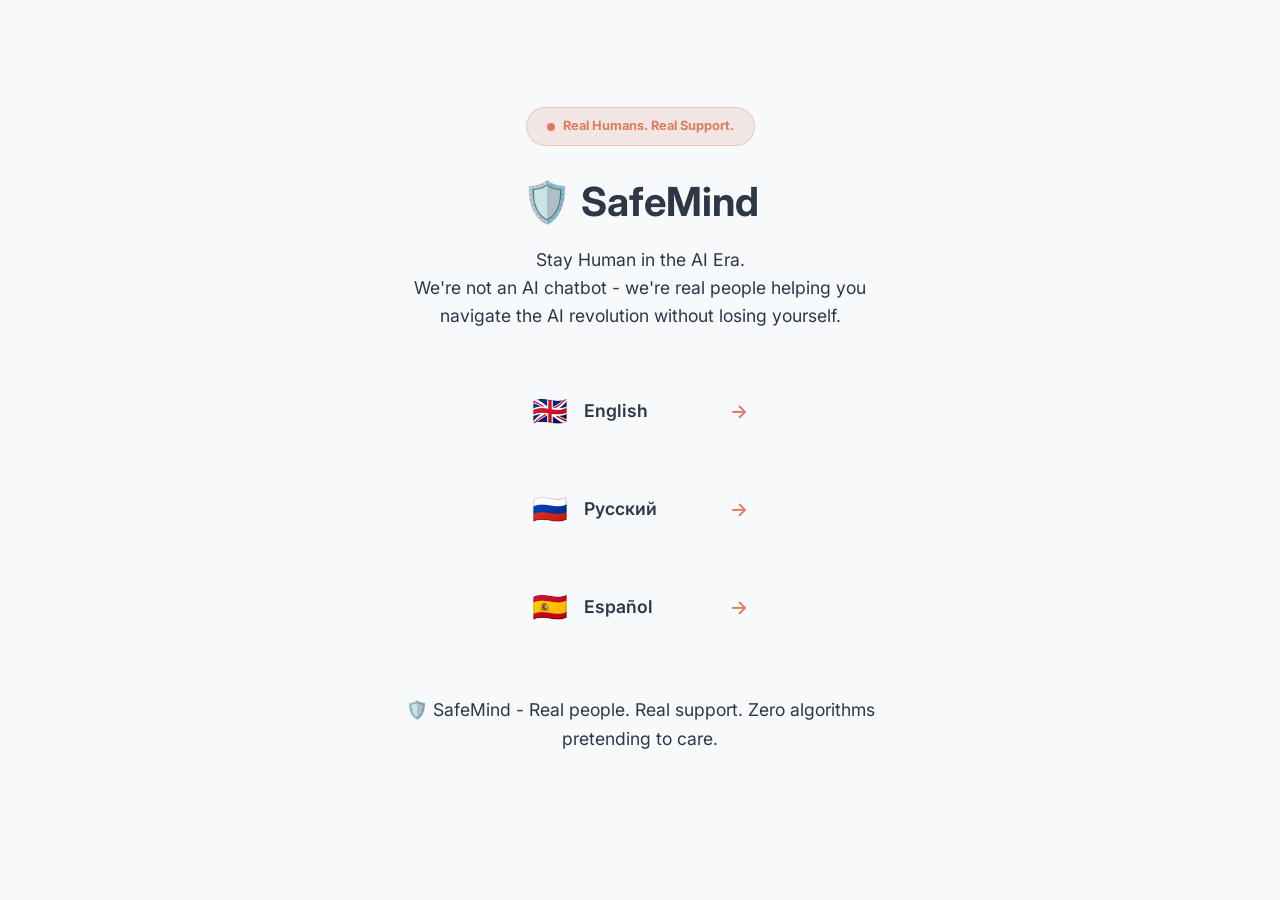
<file: index.html>
<!DOCTYPE html>
<html lang="en">
<head>
<meta charset="UTF-8">
<meta name="viewport" content="width=device-width, initial-scale=1.0">
<title>SafeMind - Stay Human in the AI Era</title>
<link rel="stylesheet" href="assets/style.css">
<link href="https://fonts.googleapis.com/css2?family=Inter:wght@400;600;700;800&display=swap" rel="stylesheet">
<style>
.language-page {
  min-height: 100vh;
  display: flex;
  flex-direction: column;
  align-items: center;
  justify-content: center;
  text-align: center;
  background: var(--bg);
}
.language-page h1 {
  font-size: 2.5rem;
  margin-bottom: 12px;
}
.language-page p {
  color: var(--muted);
  margin-bottom: 40px;
  font-size: 1.1rem;
  max-width: 500px;
}
.lang-buttons {
  display: flex;
  flex-direction: column;
  gap: 16px;
}
.lang-btn {
  display: flex;
  align-items: center;
  gap: 16px;
  padding: 18px 32px;
  background: var(--card);
  border: 2px solid var(--light);
  border-radius: 16px;
  text-decoration: none;
  color: var(--fg);
  font-weight: 600;
  font-size: 1.1rem;
  transition: all 0.3s;
  min-width: 280px;
}
.lang-btn:hover {
  border-color: var(--accent);
  transform: translateY(-2px);
  box-shadow: 0 8px 24px rgba(0,0,0,0.08);
}
.lang-btn .flag {
  font-size: 1.8rem;
}
.lang-btn .arrow {
  margin-left: auto;
  color: var(--accent);
  font-size: 1.2rem;
}
.badge {
  display: inline-flex;
  align-items: center;
  gap: 8px;
  background: rgba(200,75,49,0.1);
  color: var(--accent);
  padding: 8px 20px;
  border-radius: 50px;
  font-size: 0.8rem;
  font-weight: 700;
  margin-bottom: 24px;
  border: 1px solid rgba(200,75,49,0.2);
}
.badge .pulse {
  width: 8px;
  height: 8px;
  background: var(--accent);
  border-radius: 50%;
  animation: pulse 2s infinite;
}
@keyframes pulse {
  0%, 100% { opacity: 1; transform: scale(1); }
  50% { opacity: 0.5; transform: scale(1.2); }
}
.footer-text {
  margin-top: 48px;
  font-size: 0.85rem;
  color: var(--muted);
  max-width: 400px;
}
</style>
</head>
<body>
<div class="language-page">
  <div class="badge">
    <span class="pulse"></span>
    Real Humans. Real Support.
  </div>
  <h1>🛡️ SafeMind</h1>
  <p>Stay Human in the AI Era.<br>We're not an AI chatbot - we're real people helping you navigate the AI revolution without losing yourself.</p>

  <div class="lang-buttons">
    <a class="lang-btn" href="en/">
      <span class="flag">🇬🇧</span>
      <span>English</span>
      <span class="arrow">→</span>
    </a>
    <a class="lang-btn" href="ru/">
      <span class="flag">🇷🇺</span>
      <span>Русский</span>
      <span class="arrow">→</span>
    </a>
    <a class="lang-btn" href="es/">
      <span class="flag">🇪🇸</span>
      <span>Español</span>
      <span class="arrow">→</span>
    </a>
  </div>

  <p class="footer-text">
    🛡️ SafeMind - Real people. Real support. Zero algorithms pretending to care.
  </p>
</div>
</body>
</html>
</file>
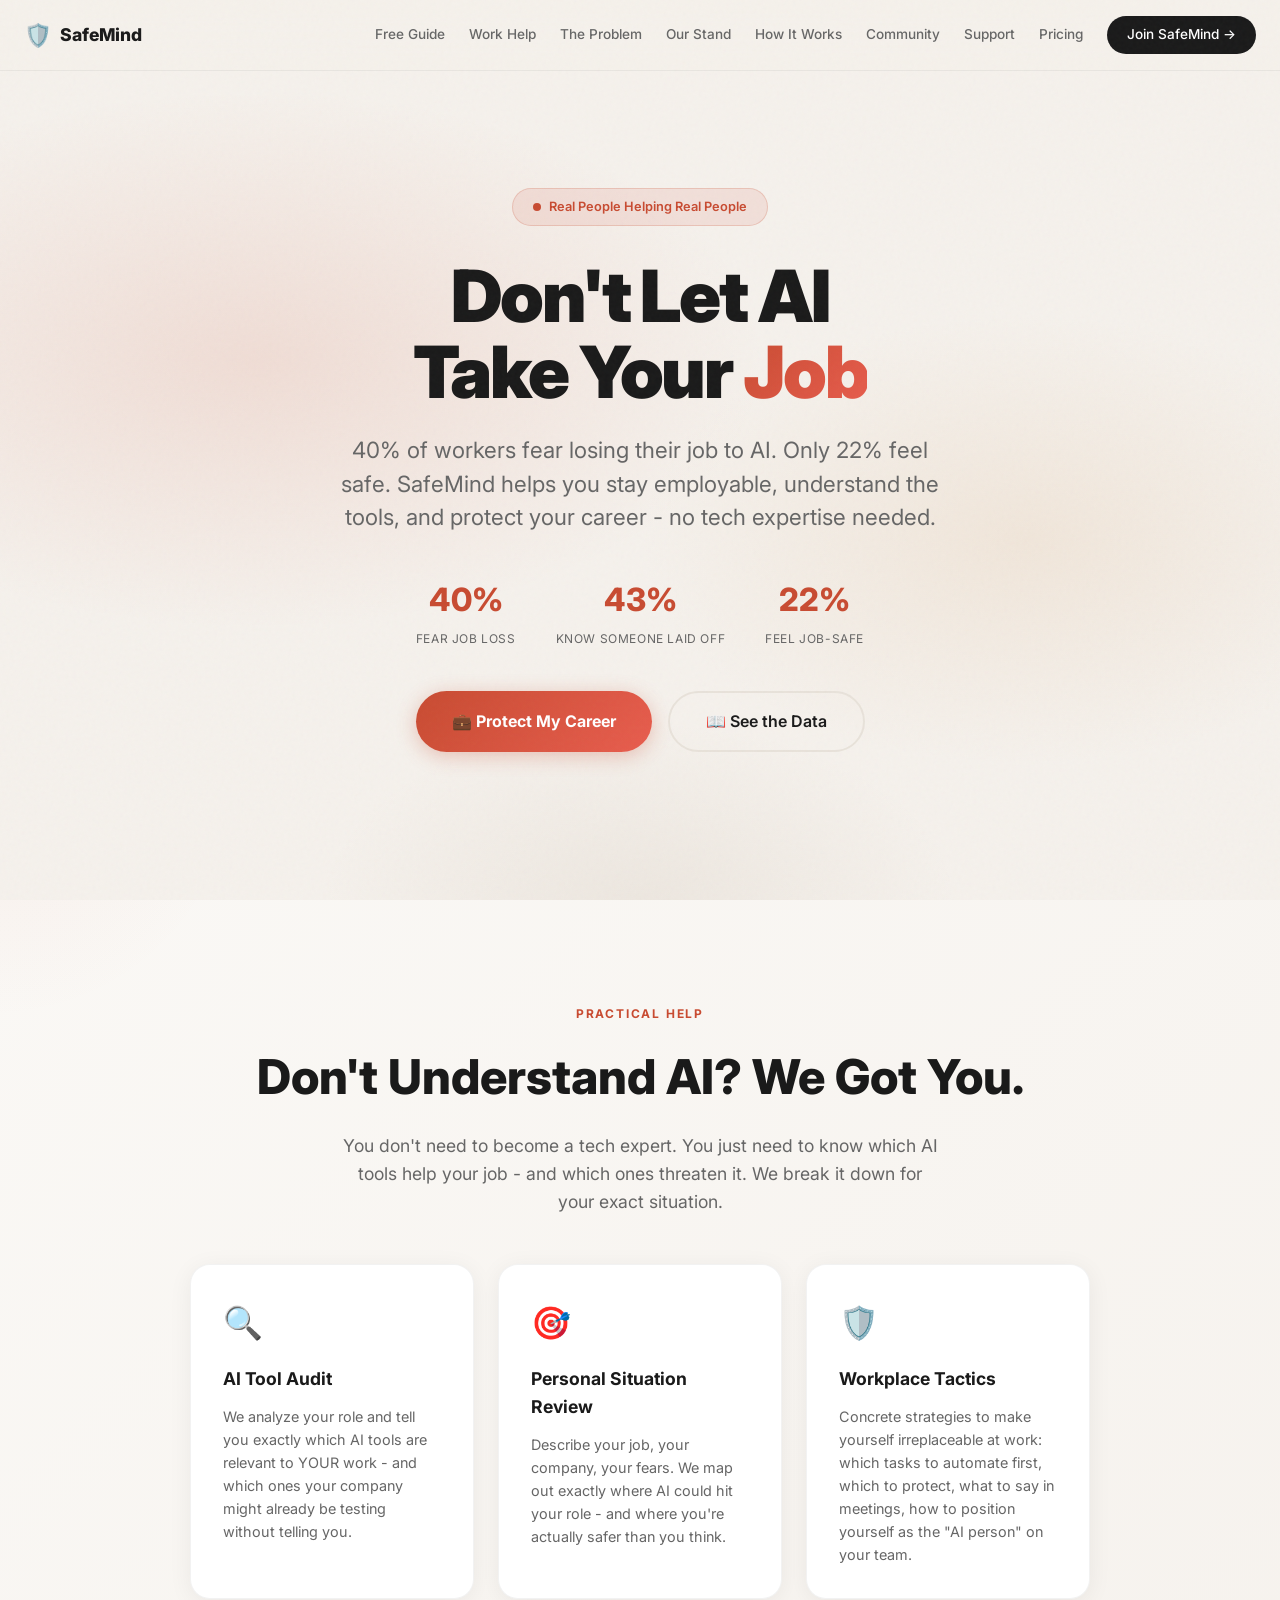
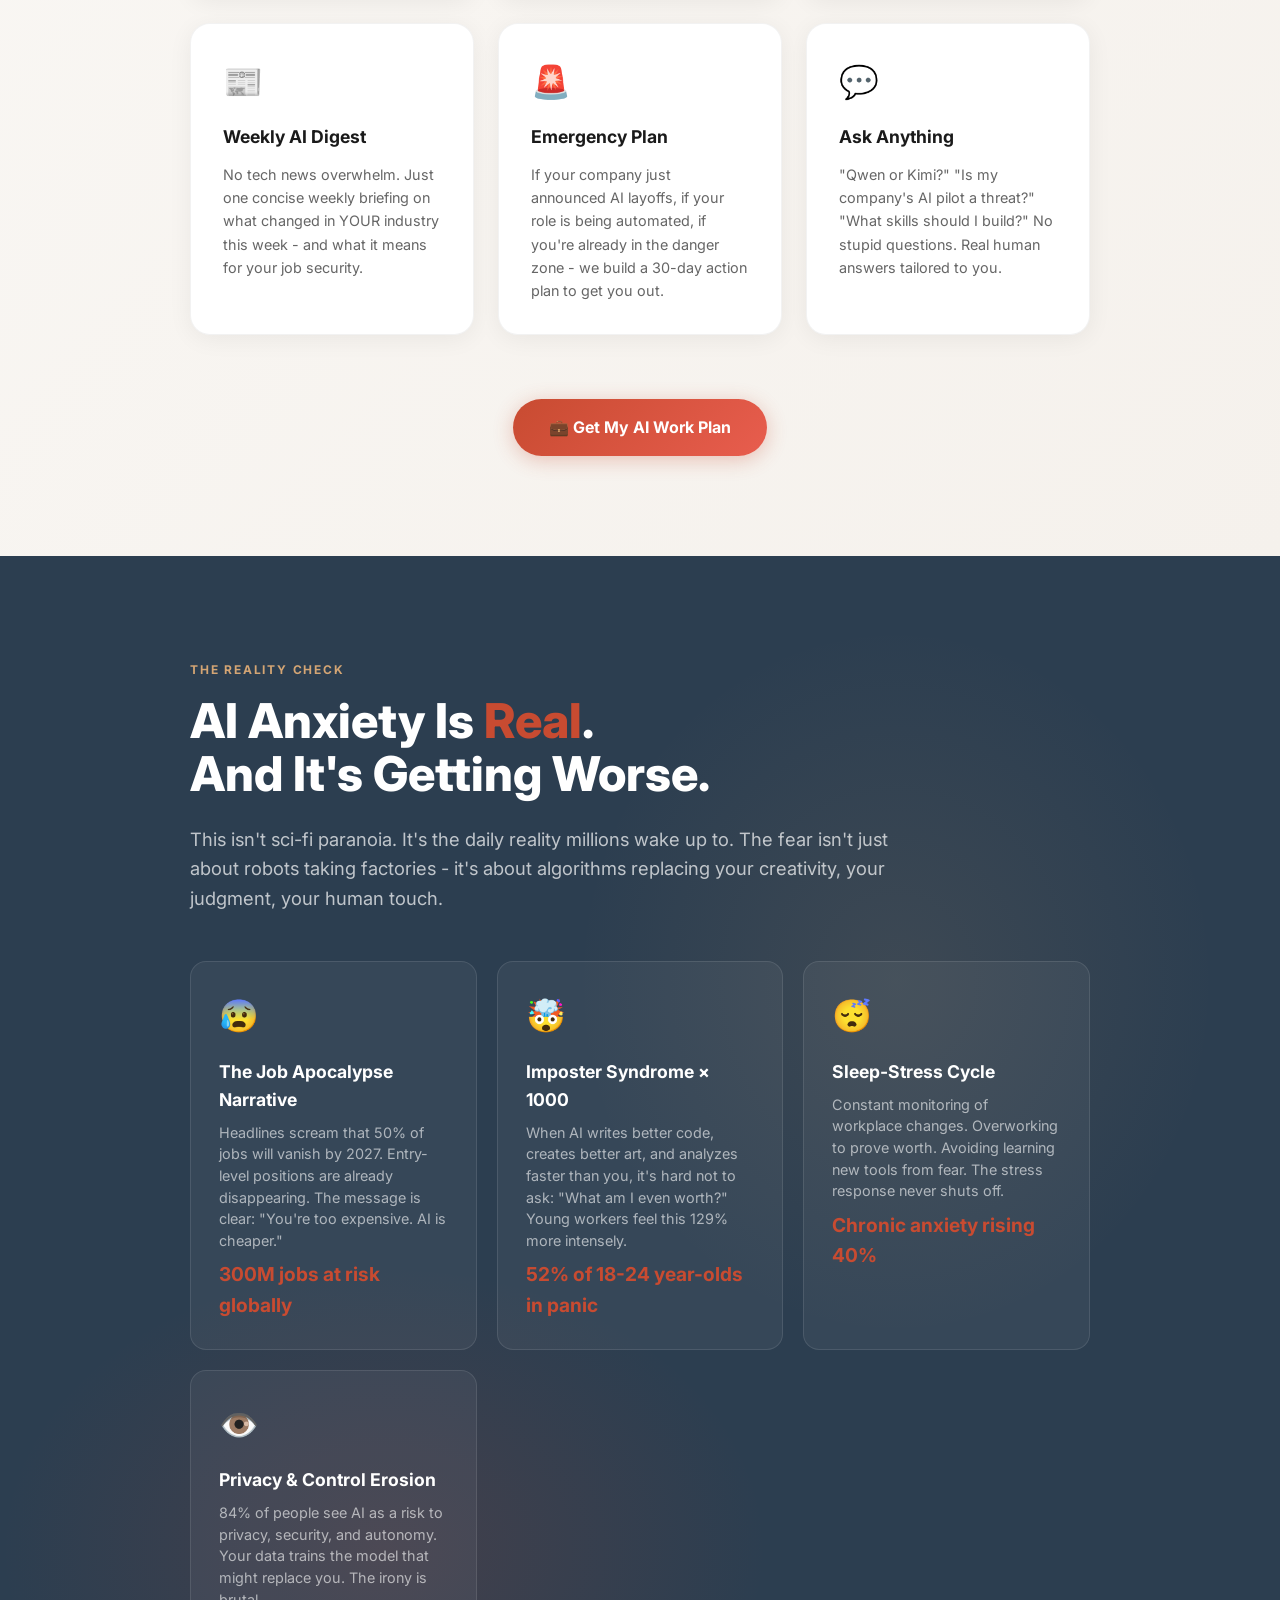
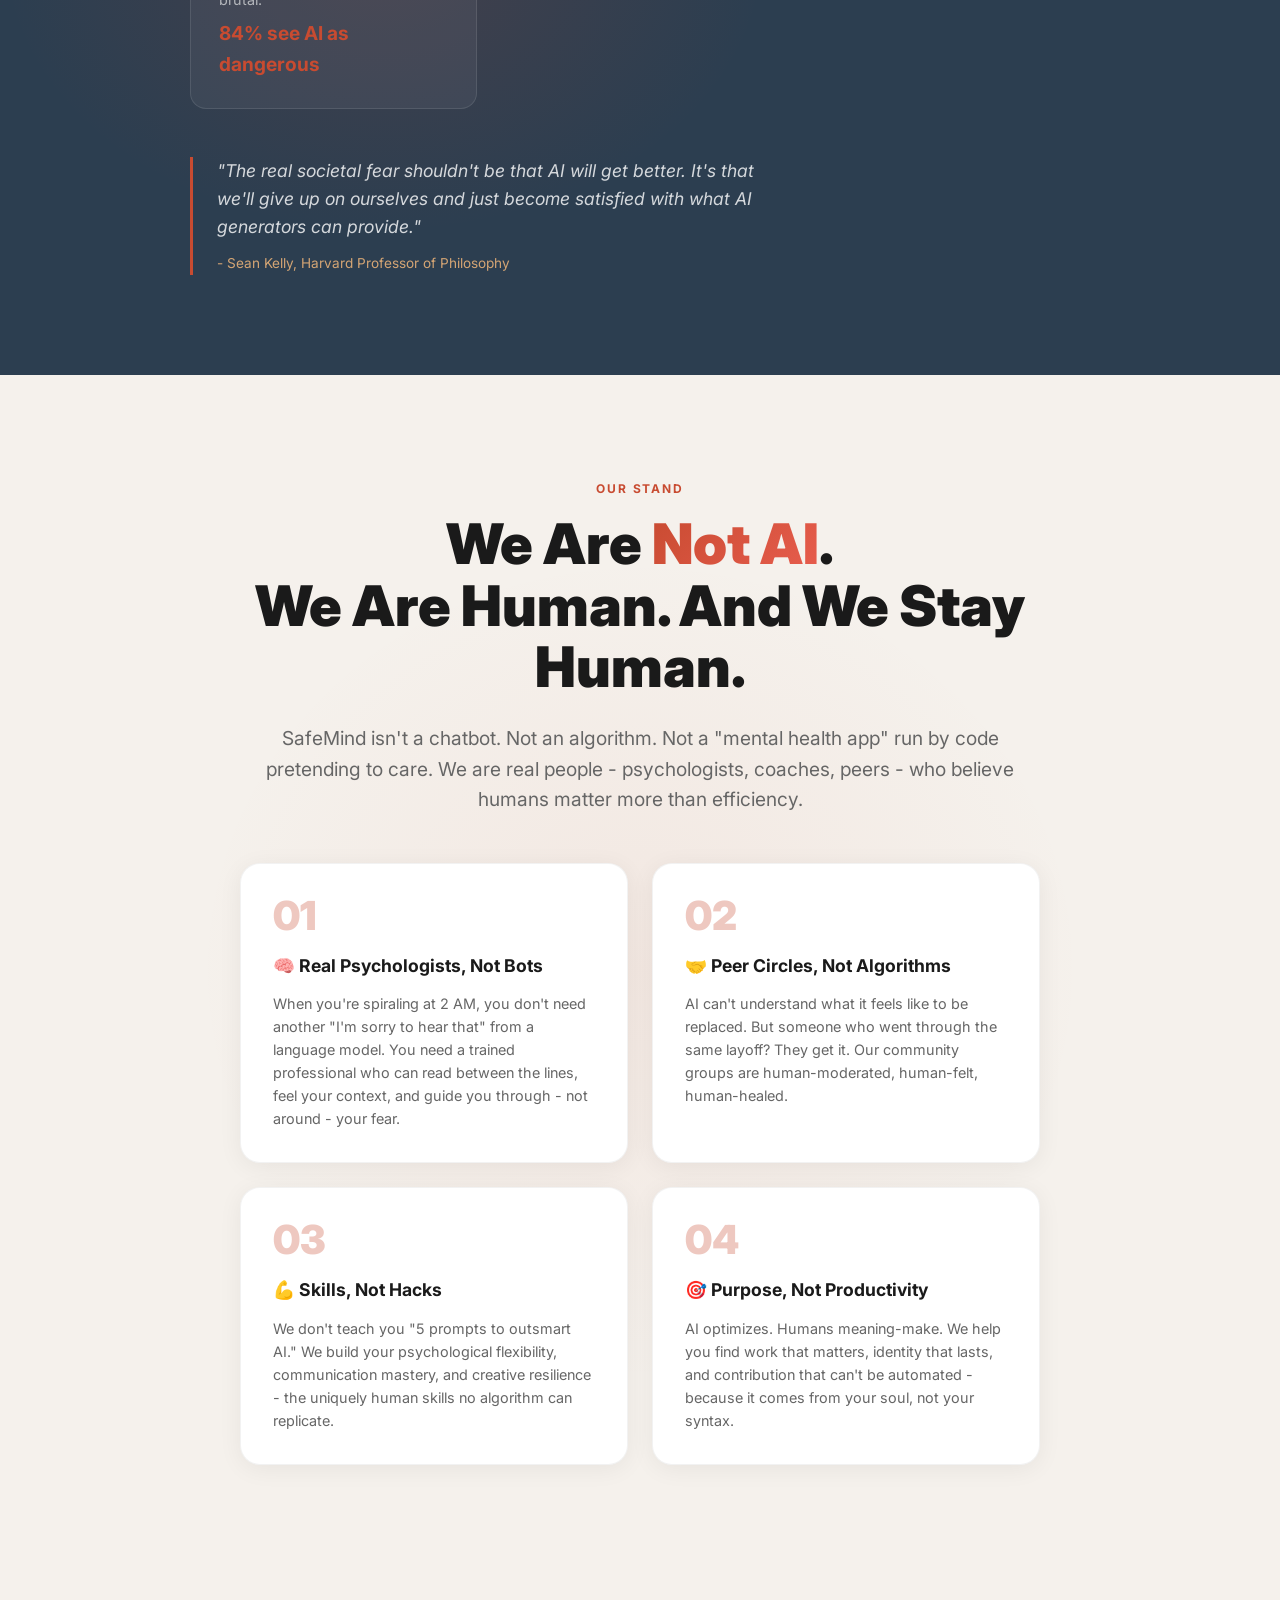
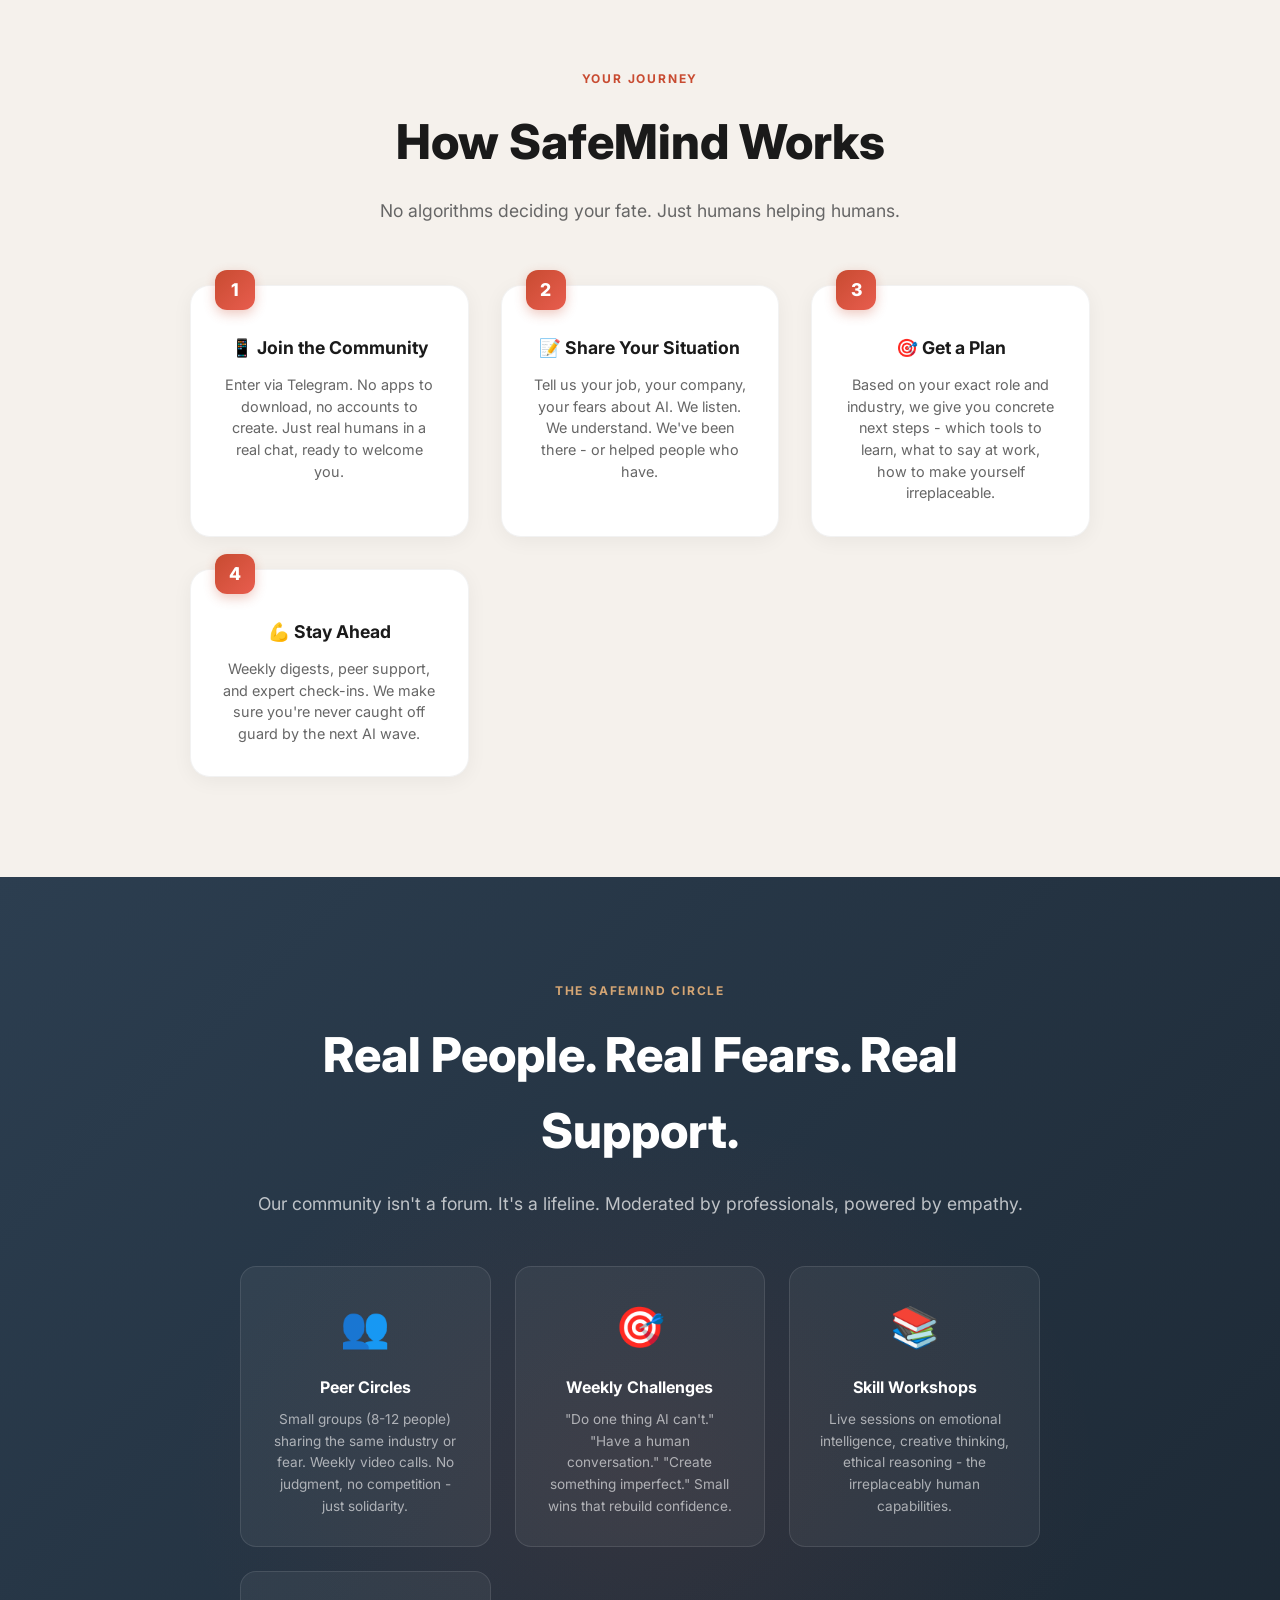
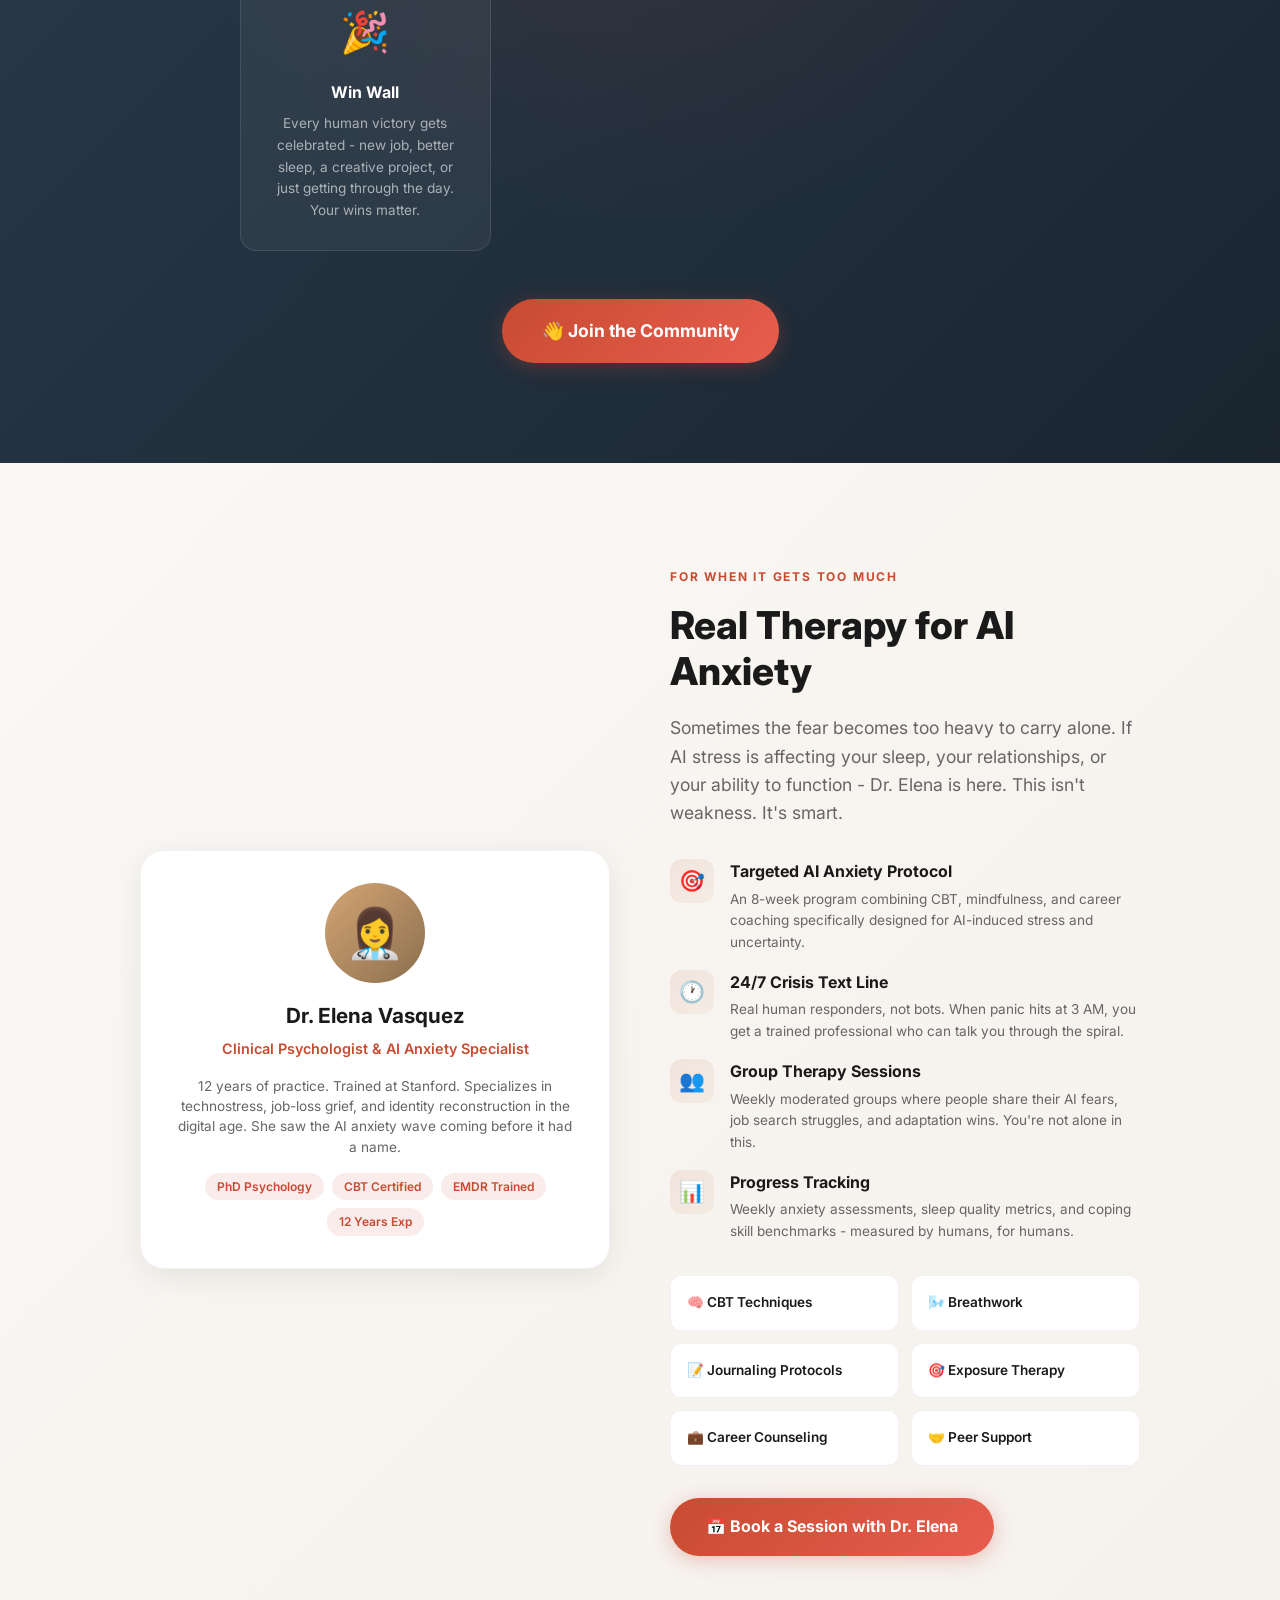
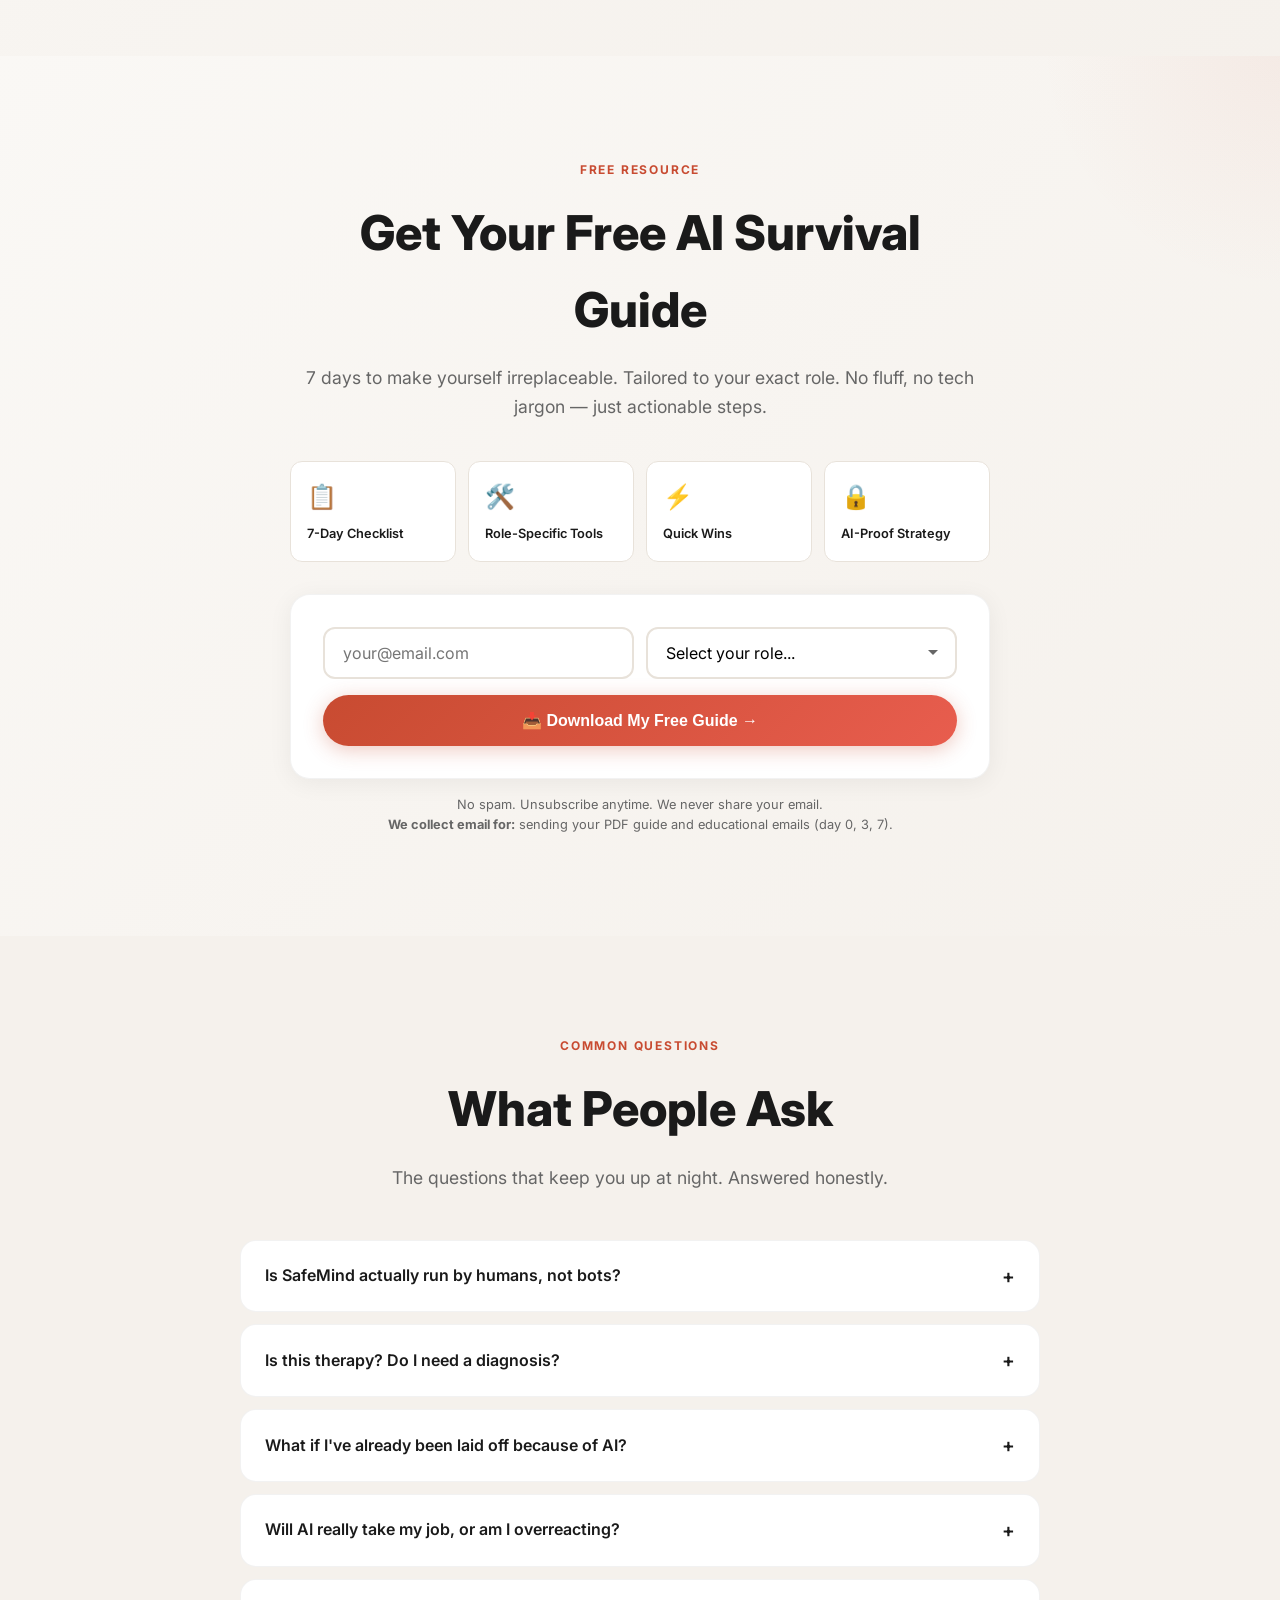
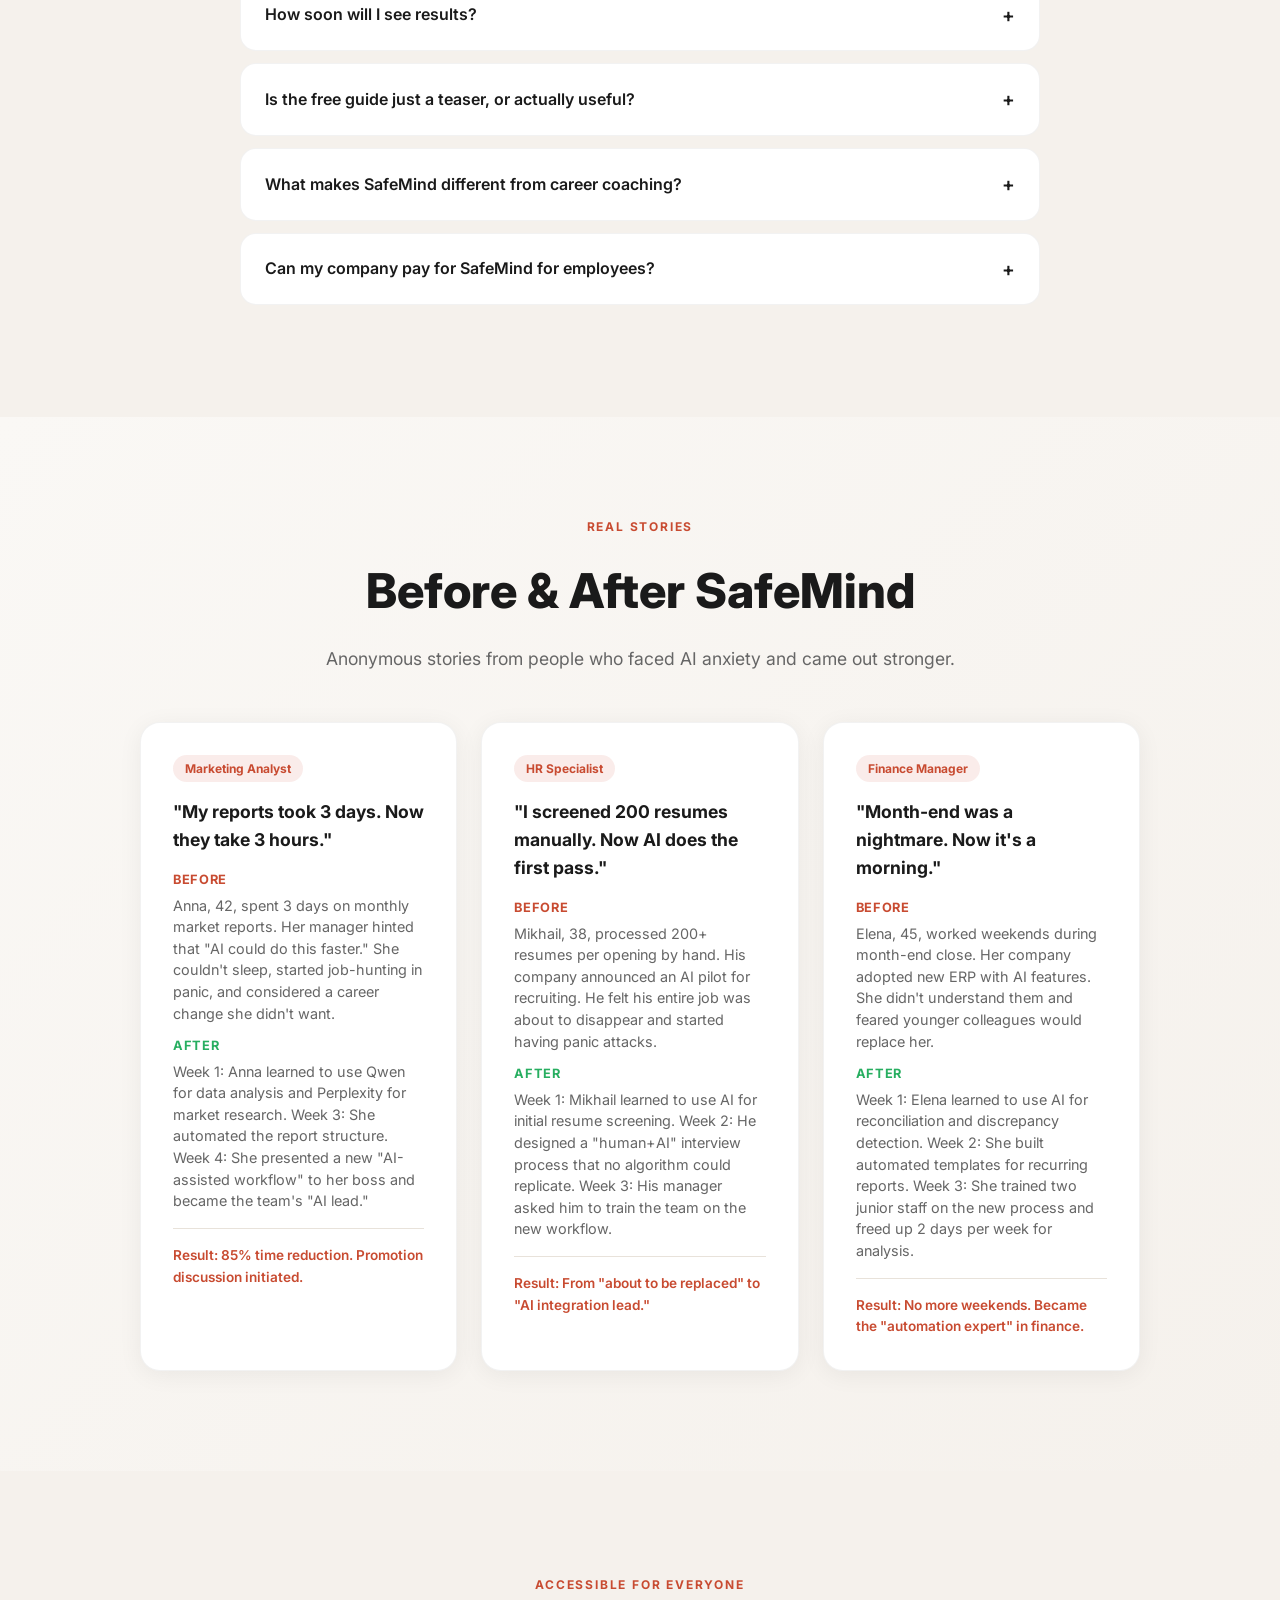
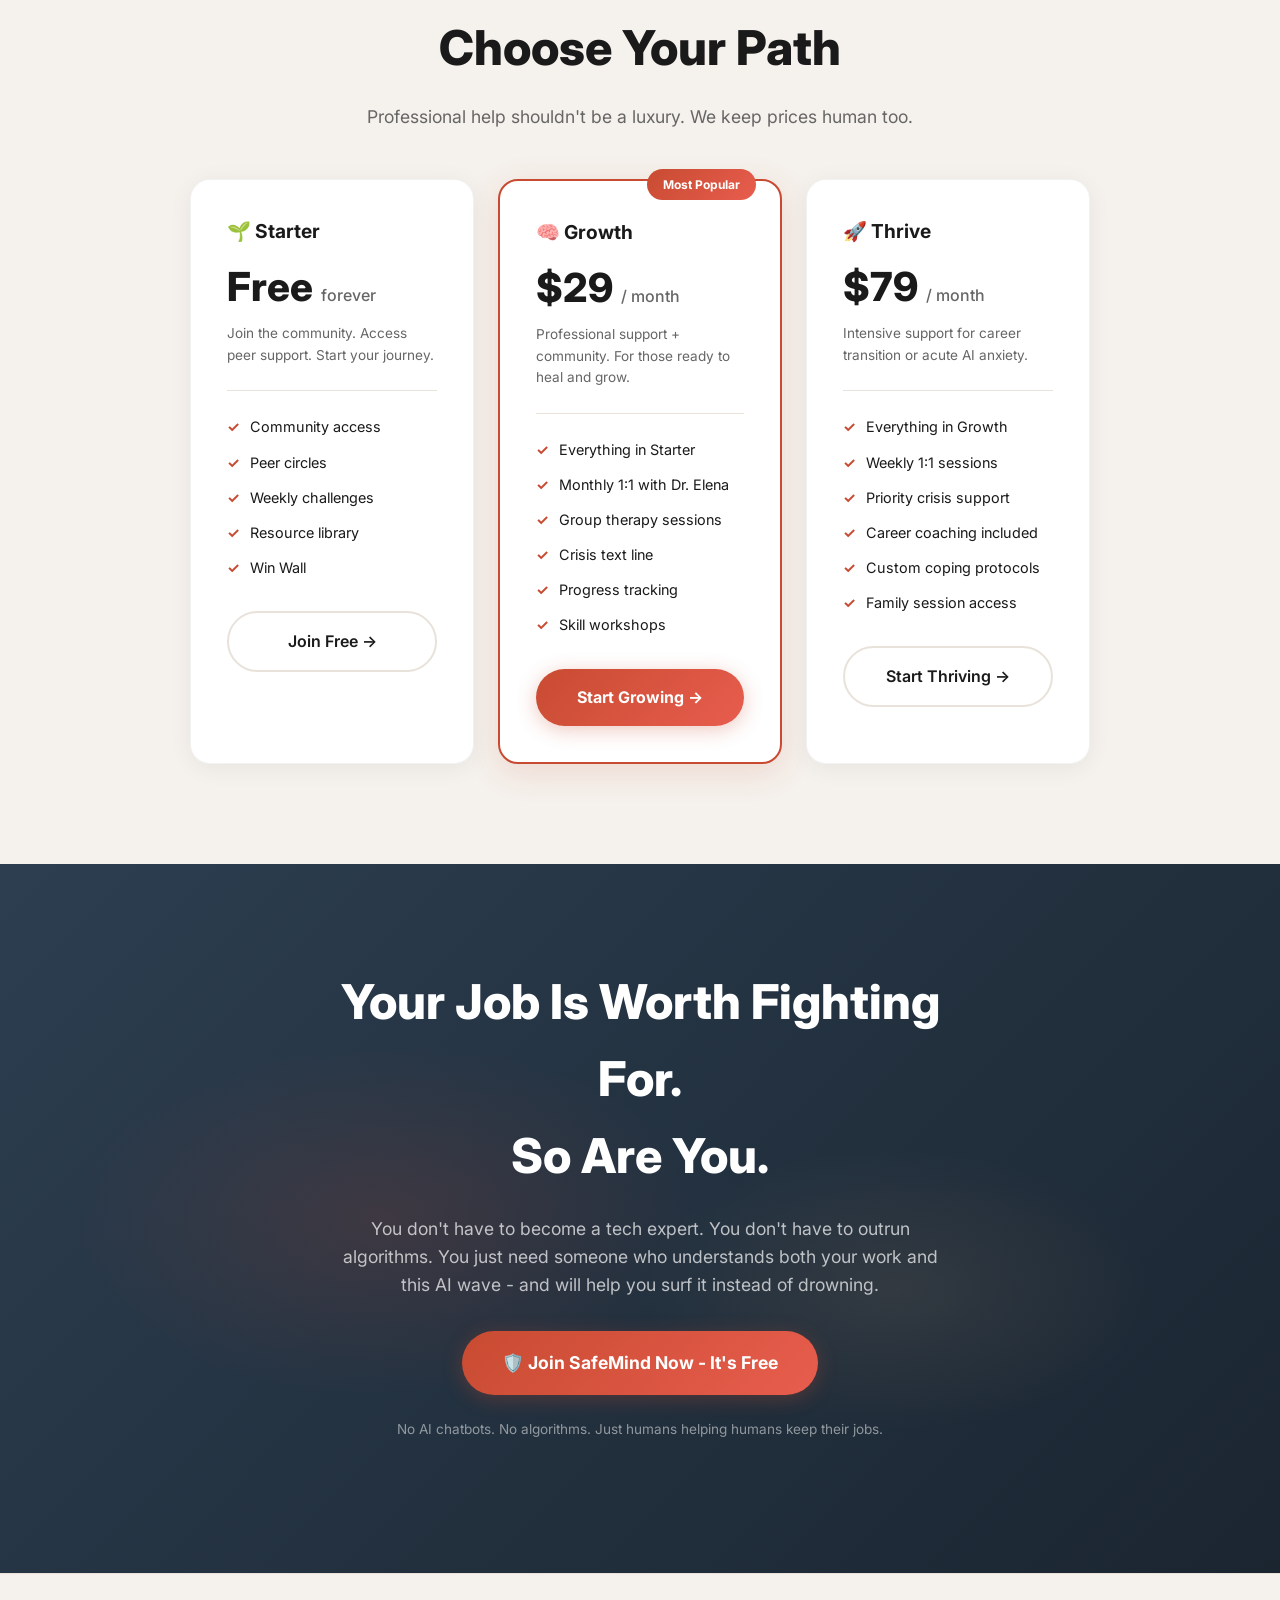
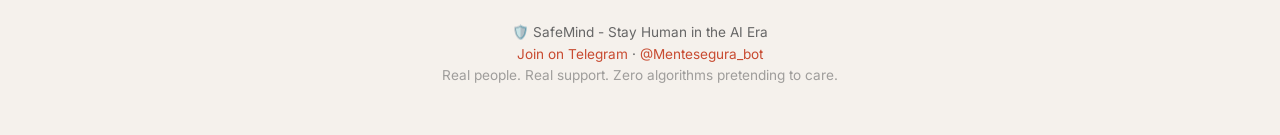
<file: en/index.html>
<!DOCTYPE html>
<html lang="en">
<head>
<meta charset="UTF-8">
<meta name="viewport" content="width=device-width, initial-scale=1.0">
<title>SafeMind - Stay Human in the AI Era</title>
<link href="https://fonts.googleapis.com/css2?family=Inter:wght@400;500;600;700;800;900&display=swap" rel="stylesheet">
<link rel="stylesheet" href="../assets/style.css">
<link rel="icon" href="data:image/svg+xml,%3Csvg xmlns='http://www.w3.org/2000/svg' viewBox='0 0 100 100'%3E%3Ctext y='.9em' font-size='90'%3E🛡️%3C/text%3E%3C/svg%3E">
<style>
:root {
--bg: #F5F1EC;
--fg: #1a1a1a;
--accent: #C84B31;
--accent2: #D4A574;
--dark: #2C3E50;
--card: #fff;
--muted: #666;
--light: #e8e2da;
--gradient1: #C84B31;
--gradient2: #E85D4E;
--gradient3: #D4A574;
--gradient4: #8B6F4E;
}

* { margin: 0; padding: 0; box-sizing: border-box; }
body {
font-family: 'Inter', -apple-system, sans-serif;
background: var(--bg);
color: var(--fg);
line-height: 1.6;
overflow-x: hidden;
}

/* Noise texture overlay */
body::before {
content: '';
position: fixed;
inset: 0;
opacity: 0.03;
pointer-events: none;
background-image: url("data:image/svg+xml,%3Csvg viewBox='0 0 256 256' xmlns='http://www.w3.org/2000/svg'%3E%3Cfilter id='n'%3E%3CfeTurbulence type='fractalNoise' baseFrequency='0.9' numOctaves='4' stitchTiles='stitch'/%3E%3C/filter%3E%3Crect width='100%25' height='100%25' filter='url(%23n)'/%3E%3C/svg%3E");
z-index: 9999;
}

/* Navigation */
nav {
position: fixed;
top: 0;
left: 0;
right: 0;
z-index: 100;
padding: 16px 24px;
display: flex;
justify-content: space-between;
align-items: center;
background: rgba(245, 241, 236, 0.85);
backdrop-filter: blur(20px);
border-bottom: 1px solid rgba(0,0,0,0.05);
}
.nav-logo {
display: flex;
align-items: center;
gap: 8px;
font-weight: 800;
font-size: 1.1rem;
color: var(--fg);
text-decoration: none;
}
.nav-logo span { font-size: 1.4rem; }
.nav-links {
display: flex;
gap: 24px;
align-items: center;
}
.nav-links a {
text-decoration: none;
color: var(--muted);
font-size: 0.85rem;
font-weight: 500;
transition: color 0.3s;
}
.nav-links a:hover { color: var(--accent); }
.nav-cta {
background: var(--fg);
color: #fff !important;
padding: 8px 20px;
border-radius: 50px;
font-weight: 600;
}
.nav-cta:hover { background: var(--accent); }

/* Hero */
.hero {
min-height: 100vh;
display: flex;
align-items: center;
justify-content: center;
text-align: center;
padding: 120px 20px 80px;
position: relative;
overflow: hidden;
}

.hero-bg {
position: absolute;
inset: 0;
background: 
radial-gradient(ellipse 80% 60% at 20% 40%, rgba(200,75,49,0.12) 0%, transparent 50%),
radial-gradient(ellipse 60% 50% at 80% 60%, rgba(212,165,116,0.15) 0%, transparent 50%),
radial-gradient(ellipse 50% 40% at 50% 100%, rgba(139,111,78,0.08) 0%, transparent 50%);
pointer-events: none;
}

.hero-content { position: relative; z-index: 2; max-width: 800px; }
.hero-badge {
display: inline-flex;
align-items: center;
gap: 8px;
background: rgba(200,75,49,0.1);
color: var(--accent);
padding: 8px 20px;
border-radius: 50px;
font-size: 0.8rem;
font-weight: 600;
margin-bottom: 32px;
border: 1px solid rgba(200,75,49,0.2);
}
.hero-badge .pulse {
width: 8px;
height: 8px;
background: var(--accent);
border-radius: 50%;
animation: pulse 2s infinite;
}
@keyframes pulse {
0%, 100% { opacity: 1; transform: scale(1); }
50% { opacity: 0.5; transform: scale(1.2); }
}

.hero h1 {
font-size: clamp(2.5rem, 6vw, 4.5rem);
font-weight: 900;
line-height: 1.05;
margin-bottom: 24px;
letter-spacing: -0.03em;
}
.hero h1 .highlight {
background: linear-gradient(135deg, var(--gradient1), var(--gradient2));
-webkit-background-clip: text;
-webkit-text-fill-color: transparent;
background-clip: text;
}

.hero-subtitle {
font-size: clamp(1.1rem, 2.5vw, 1.4rem);
color: var(--muted);
max-width: 600px;
margin: 0 auto 40px;
line-height: 1.5;
}

.hero-stats {
display: flex;
justify-content: center;
gap: 40px;
margin-bottom: 40px;
flex-wrap: wrap;
}
.hero-stat {
text-align: center;
}
.hero-stat-number {
font-size: 2rem;
font-weight: 800;
color: var(--accent);
display: block;
}
.hero-stat-label {
font-size: 0.75rem;
color: var(--muted);
text-transform: uppercase;
letter-spacing: 0.05em;
}

.cta-group {
display: flex;
gap: 16px;
justify-content: center;
flex-wrap: wrap;
}
.btn-primary {
background: linear-gradient(135deg, var(--gradient1), var(--gradient2));
color: #fff;
padding: 16px 36px;
border-radius: 50px;
text-decoration: none;
font-weight: 700;
font-size: 1rem;
display: inline-flex;
align-items: center;
gap: 8px;
transition: all 0.3s;
box-shadow: 0 4px 20px rgba(200,75,49,0.3);
border: none;
cursor: pointer;
}
.btn-primary:hover {
transform: translateY(-2px);
box-shadow: 0 8px 30px rgba(200,75,49,0.4);
}
.btn-secondary {
background: transparent;
color: var(--fg);
padding: 16px 36px;
border-radius: 50px;
text-decoration: none;
font-weight: 600;
font-size: 1rem;
border: 2px solid var(--light);
display: inline-flex;
align-items: center;
gap: 8px;
transition: all 0.3s;
}
.btn-secondary:hover {
border-color: var(--accent);
color: var(--accent);
}

/* Scroll indicator */
.scroll-indicator {
position: absolute;
bottom: 30px;
left: 50%;
transform: translateX(-50%);
display: flex;
flex-direction: column;
align-items: center;
gap: 8px;
color: var(--muted);
font-size: 0.75rem;
animation: bounce 2s infinite;
}
@keyframes bounce {
0%, 100% { transform: translateX(-50%) translateY(0); }
50% { transform: translateX(-50%) translateY(8px); }
}

/* Workplace AI Support */
.workplace-ai {
padding: 100px 20px;
background: linear-gradient(135deg, #faf8f5 0%, #f5f1ec 100%);
position: relative;
overflow: hidden;
}
.workplace-ai::before {
content: '';
position: absolute;
top: -30%;
left: -20%;
width: 500px;
height: 500px;
background: radial-gradient(circle, rgba(200,75,49,0.06) 0%, transparent 70%);
pointer-events: none;
}
.workplace-content {
max-width: 900px;
margin: 0 auto;
text-align: center;
position: relative;
z-index: 2;
}
.workplace-content h2 {
font-size: clamp(2rem, 4vw, 3rem);
font-weight: 800;
margin-bottom: 16px;
}
.workplace-content .subtitle {
color: var(--muted);
font-size: 1.1rem;
margin-bottom: 48px;
max-width: 600px;
margin-left: auto;
margin-right: auto;
}
.workplace-grid {
display: grid;
grid-template-columns: repeat(auto-fit, minmax(280px, 1fr));
gap: 24px;
text-align: left;
margin-bottom: 32px;
}
.workplace-card {
background: var(--card);
border-radius: 20px;
padding: 32px;
box-shadow: 0 4px 24px rgba(0,0,0,0.06);
border: 1px solid rgba(0,0,0,0.05);
transition: all 0.3s;
}
.workplace-card:hover {
transform: translateY(-4px);
box-shadow: 0 12px 40px rgba(0,0,0,0.1);
}
.workplace-icon {
font-size: 2rem;
margin-bottom: 16px;
display: block;
}
.workplace-card h3 {
font-size: 1.1rem;
font-weight: 700;
margin-bottom: 12px;
}
.workplace-card p {
font-size: 0.9rem;
color: var(--muted);
line-height: 1.6;
}

/* Fear Section - THE PROBLEM */
.fear-section {
padding: 100px 20px;
background: var(--dark);
color: #fff;
position: relative;
overflow: hidden;
}
.fear-section::before {
content: '';
position: absolute;
inset: 0;
background: 
radial-gradient(ellipse 60% 40% at 30% 70%, rgba(200,75,49,0.15) 0%, transparent 50%),
radial-gradient(ellipse 50% 50% at 70% 30%, rgba(212,165,116,0.1) 0%, transparent 50%);
}
.fear-content {
max-width: 900px;
margin: 0 auto;
position: relative;
z-index: 2;
}
.section-label {
display: inline-block;
color: var(--accent2);
font-size: 0.75rem;
font-weight: 700;
text-transform: uppercase;
letter-spacing: 0.15em;
margin-bottom: 16px;
}
.fear-section h2 {
font-size: clamp(2rem, 4vw, 3rem);
font-weight: 800;
margin-bottom: 24px;
line-height: 1.1;
}
.fear-section h2 .red { color: var(--accent); }
.fear-desc {
font-size: 1.15rem;
color: rgba(255,255,255,0.7);
margin-bottom: 48px;
max-width: 700px;
}

.fear-grid {
display: grid;
grid-template-columns: repeat(auto-fit, minmax(250px, 1fr));
gap: 20px;
margin-bottom: 48px;
}
.fear-card {
background: rgba(255,255,255,0.05);
border: 1px solid rgba(255,255,255,0.1);
border-radius: 16px;
padding: 28px;
transition: all 0.3s;
}
.fear-card:hover {
background: rgba(255,255,255,0.08);
border-color: rgba(200,75,49,0.3);
transform: translateY(-4px);
}
.fear-card-icon {
font-size: 2rem;
margin-bottom: 16px;
display: block;
}
.fear-card h3 {
font-size: 1.1rem;
font-weight: 700;
margin-bottom: 8px;
}
.fear-card p {
font-size: 0.9rem;
color: rgba(255,255,255,0.6);
line-height: 1.5;
}
.fear-card .stat {
color: var(--accent);
font-weight: 700;
font-size: 1.2rem;
margin-top: 8px;
}

.fear-quote {
border-left: 3px solid var(--accent);
padding-left: 24px;
font-style: italic;
font-size: 1.1rem;
color: rgba(255,255,255,0.8);
max-width: 600px;
}
.fear-quote cite {
display: block;
margin-top: 12px;
font-style: normal;
font-size: 0.85rem;
color: var(--accent2);
}

/* Manifesto Section - WE ARE NOT AI */
.manifesto {
padding: 100px 20px;
text-align: center;
background: var(--bg);
position: relative;
}
.manifesto::before {
content: '';
position: absolute;
inset: 0;
background: 
radial-gradient(ellipse 50% 50% at 50% 50%, rgba(200,75,49,0.06) 0%, transparent 70%);
}
.manifesto-content {
max-width: 800px;
margin: 0 auto;
position: relative;
z-index: 2;
}
.manifesto h2 {
font-size: clamp(2rem, 5vw, 3.5rem);
font-weight: 900;
margin-bottom: 24px;
line-height: 1.1;
}
.manifesto h2 .not-ai {
background: linear-gradient(135deg, var(--gradient1), var(--gradient2));
-webkit-background-clip: text;
-webkit-text-fill-color: transparent;
background-clip: text;
}
.manifesto-subtitle {
font-size: 1.2rem;
color: var(--muted);
margin-bottom: 48px;
}

.not-ai-grid {
display: grid;
grid-template-columns: repeat(auto-fit, minmax(280px, 1fr));
gap: 24px;
text-align: left;
margin-top: 48px;
}
.not-ai-card {
background: var(--card);
border-radius: 20px;
padding: 32px;
box-shadow: 0 4px 24px rgba(0,0,0,0.06);
border: 1px solid rgba(0,0,0,0.05);
transition: all 0.3s;
}
.not-ai-card:hover {
transform: translateY(-4px);
box-shadow: 0 12px 40px rgba(0,0,0,0.1);
}
.not-ai-card .number {
font-size: 2.5rem;
font-weight: 900;
color: var(--accent);
opacity: 0.3;
line-height: 1;
margin-bottom: 16px;
}
.not-ai-card h3 {
font-size: 1.1rem;
font-weight: 700;
margin-bottom: 12px;
}
.not-ai-card p {
font-size: 0.9rem;
color: var(--muted);
line-height: 1.6;
}

/* How It Works */
.how-it-works {
padding: 100px 20px;
background: var(--bg);
position: relative;
}
.how-content {
max-width: 900px;
margin: 0 auto;
text-align: center;
}
.how-content h2 {
font-size: clamp(2rem, 4vw, 3rem);
font-weight: 800;
margin-bottom: 16px;
}
.how-content .subtitle {
color: var(--muted);
font-size: 1.1rem;
margin-bottom: 60px;
}

.steps {
display: grid;
grid-template-columns: repeat(auto-fit, minmax(220px, 1fr));
gap: 32px;
text-align: left;
}
.step {
position: relative;
padding: 32px;
background: var(--card);
border-radius: 20px;
box-shadow: 0 4px 20px rgba(0,0,0,0.05);
border: 1px solid rgba(0,0,0,0.05);
}
.step-number {
position: absolute;
top: -16px;
left: 24px;
width: 40px;
height: 40px;
background: linear-gradient(135deg, var(--gradient1), var(--gradient2));
color: #fff;
border-radius: 12px;
display: flex;
align-items: center;
justify-content: center;
font-weight: 800;
font-size: 1.1rem;
box-shadow: 0 4px 12px rgba(200,75,49,0.3);
}
.step h3 {
font-size: 1.1rem;
font-weight: 700;
margin: 16px 0 12px;
}
.step p {
font-size: 0.9rem;
color: var(--muted);
line-height: 1.5;
}

/* Community Section */
.community {
padding: 100px 20px;
background: linear-gradient(135deg, var(--dark) 0%, #1a2530 100%);
color: #fff;
text-align: center;
position: relative;
overflow: hidden;
}
.community::before {
content: '';
position: absolute;
inset: 0;
background: 
radial-gradient(ellipse 60% 50% at 50% 50%, rgba(200,75,49,0.1) 0%, transparent 60%);
}
.community-content {
max-width: 800px;
margin: 0 auto;
position: relative;
z-index: 2;
}
.community h2 {
font-size: clamp(2rem, 4vw, 3rem);
font-weight: 800;
margin-bottom: 20px;
}
.community > div > p {
font-size: 1.1rem;
color: rgba(255,255,255,0.7);
margin-bottom: 48px;
}

.community-features {
display: grid;
grid-template-columns: repeat(auto-fit, minmax(200px, 1fr));
gap: 24px;
margin-bottom: 48px;
}
.community-feature {
background: rgba(255,255,255,0.05);
border: 1px solid rgba(255,255,255,0.1);
border-radius: 16px;
padding: 28px;
transition: all 0.3s;
}
.community-feature:hover {
background: rgba(255,255,255,0.08);
transform: translateY(-4px);
}
.community-feature-icon {
font-size: 2.5rem;
margin-bottom: 16px;
display: block;
}
.community-feature h3 {
font-size: 1rem;
font-weight: 700;
margin-bottom: 8px;
}
.community-feature p {
font-size: 0.85rem;
color: rgba(255,255,255,0.6);
}

/* Psychologist Section */
.psychologist {
padding: 100px 20px;
background: linear-gradient(135deg, #faf8f5 0%, #f5f1ec 100%);
position: relative;
overflow: hidden;
}
.psychologist::before {
content: '';
position: absolute;
top: -50%;
right: -20%;
width: 600px;
height: 600px;
background: radial-gradient(circle, rgba(200,75,49,0.08) 0%, transparent 70%);
pointer-events: none;
}
.psychologist-content {
max-width: 1000px;
margin: 0 auto;
display: grid;
grid-template-columns: 1fr 1fr;
gap: 60px;
align-items: center;
position: relative;
z-index: 2;
}
@media (max-width: 768px) {
.psychologist-content { grid-template-columns: 1fr; gap: 40px; }
}

.psychologist-visual {
display: flex;
flex-direction: column;
gap: 20px;
}
.psychologist-card {
background: var(--card);
border-radius: 24px;
padding: 32px;
box-shadow: 0 8px 32px rgba(0,0,0,0.08);
text-align: center;
border: 1px solid rgba(0,0,0,0.05);
}
.psychologist-avatar {
width: 100px;
height: 100px;
border-radius: 50%;
background: linear-gradient(135deg, var(--gradient3), var(--gradient4));
display: flex;
align-items: center;
justify-content: center;
font-size: 3rem;
margin: 0 auto 16px;
}
.psychologist-card h3 {
font-size: 1.3rem;
font-weight: 700;
margin-bottom: 4px;
}
.psychologist-card .title {
color: var(--accent);
font-weight: 600;
font-size: 0.9rem;
margin-bottom: 16px;
}
.psychologist-card .bio {
font-size: 0.85rem;
color: var(--muted);
line-height: 1.5;
}
.psychologist-card .credentials {
display: flex;
flex-wrap: wrap;
gap: 8px;
justify-content: center;
margin-top: 16px;
}
.credential-tag {
background: rgba(200,75,49,0.1);
color: var(--accent);
padding: 4px 12px;
border-radius: 50px;
font-size: 0.75rem;
font-weight: 600;
}

.psychologist-info h2 {
font-size: clamp(1.8rem, 3vw, 2.5rem);
font-weight: 800;
margin-bottom: 20px;
line-height: 1.2;
}
.psychologist-info .lead {
font-size: 1.1rem;
color: var(--muted);
margin-bottom: 32px;
}
.psychologist-features {
display: flex;
flex-direction: column;
gap: 16px;
margin-bottom: 32px;
}
.psychologist-feature {
display: flex;
gap: 16px;
align-items: flex-start;
}
.psychologist-feature-icon {
width: 44px;
height: 44px;
border-radius: 12px;
background: linear-gradient(135deg, rgba(200,75,49,0.1), rgba(212,165,116,0.1));
display: flex;
align-items: center;
justify-content: center;
font-size: 1.3rem;
flex-shrink: 0;
}
.psychologist-feature h4 {
font-size: 1rem;
font-weight: 700;
margin-bottom: 4px;
}
.psychologist-feature p {
font-size: 0.85rem;
color: var(--muted);
}

.therapy-types {
display: grid;
grid-template-columns: 1fr 1fr;
gap: 12px;
margin-bottom: 32px;
}
.therapy-type {
background: var(--card);
padding: 16px;
border-radius: 12px;
font-size: 0.85rem;
font-weight: 600;
border: 1px solid rgba(0,0,0,0.05);
display: flex;
align-items: center;
gap: 8px;
}

/* Pricing */
.pricing {
padding: 100px 20px;
background: var(--bg);
}
.pricing-content {
max-width: 900px;
margin: 0 auto;
text-align: center;
}
.pricing h2 {
font-size: clamp(2rem, 4vw, 3rem);
font-weight: 800;
margin-bottom: 16px;
}
.pricing > div > p {
color: var(--muted);
font-size: 1.1rem;
margin-bottom: 48px;
}

.pricing-cards {
display: grid;
grid-template-columns: repeat(auto-fit, minmax(280px, 1fr));
gap: 24px;
text-align: left;
}
.pricing-card {
background: var(--card);
border-radius: 20px;
padding: 36px;
box-shadow: 0 4px 24px rgba(0,0,0,0.06);
border: 1px solid rgba(0,0,0,0.05);
position: relative;
transition: all 0.3s;
}
.pricing-card:hover {
transform: translateY(-4px);
box-shadow: 0 12px 40px rgba(0,0,0,0.1);
}
.pricing-card.featured {
border: 2px solid var(--accent);
box-shadow: 0 8px 32px rgba(200,75,49,0.15);
}
.pricing-badge {
position: absolute;
top: -12px;
right: 24px;
background: linear-gradient(135deg, var(--gradient1), var(--gradient2));
color: #fff;
padding: 6px 16px;
border-radius: 50px;
font-size: 0.75rem;
font-weight: 700;
}
.pricing-card h3 {
font-size: 1.2rem;
font-weight: 700;
margin-bottom: 8px;
}
.pricing-card .price {
font-size: 2.5rem;
font-weight: 800;
color: var(--fg);
margin-bottom: 4px;
}
.pricing-card .price span {
font-size: 1rem;
font-weight: 500;
color: var(--muted);
}
.pricing-card .desc {
font-size: 0.85rem;
color: var(--muted);
margin-bottom: 24px;
padding-bottom: 24px;
border-bottom: 1px solid var(--light);
}
.pricing-features {
list-style: none;
display: flex;
flex-direction: column;
gap: 12px;
margin-bottom: 32px;
}
.pricing-features li {
display: flex;
align-items: center;
gap: 10px;
font-size: 0.9rem;
}
.pricing-features li::before {
content: '✓';
color: var(--accent);
font-weight: 700;
}

/* Final CTA */
.final-cta {
padding: 100px 20px;
background: linear-gradient(135deg, var(--dark) 0%, #1a2530 100%);
color: #fff;
text-align: center;
position: relative;
overflow: hidden;
}
.final-cta::before {
content: '';
position: absolute;
inset: 0;
background: 
radial-gradient(ellipse 50% 50% at 30% 50%, rgba(200,75,49,0.15) 0%, transparent 50%),
radial-gradient(ellipse 40% 40% at 70% 60%, rgba(212,165,116,0.1) 0%, transparent 50%);
}
.final-cta-content {
max-width: 600px;
margin: 0 auto;
position: relative;
z-index: 2;
}
.final-cta h2 {
font-size: clamp(2rem, 4vw, 3rem);
font-weight: 800;
margin-bottom: 20px;
}
.final-cta p {
font-size: 1.1rem;
color: rgba(255,255,255,0.7);
margin-bottom: 32px;
}
.final-cta .btn-primary {
font-size: 1.1rem;
padding: 18px 40px;
}

.leadmagnet-form input[type="email"],
.leadmagnet-form select {
width: 100%;
padding: 14px 18px;
border: 2px solid var(--light);
border-radius: 12px;
font-size: 1rem;
font-family: inherit;
outline: none;
transition: border-color 0.3s;
background: var(--card);
}
.leadmagnet-form input[type="email"]:focus,
.leadmagnet-form select:focus {
border-color: var(--accent);
}
.leadmagnet-form select {
appearance: none;
background-image: url("data:image/svg+xml,%3Csvg xmlns='http://www.w3.org/2000/svg' width='12' height='12' viewBox='0 0 12 12'%3E%3Cpath fill='%23666' d='M6 8L1 3h10z'/%3E%3C/svg%3E");
background-repeat: no-repeat;
background-position: right 16px center;
padding-right: 40px;
}
.leadmagnet-form .form-row {
display: grid;
grid-template-columns: 1fr 1fr;
gap: 12px;
margin-bottom: 16px;
}
@media (max-width: 640px) {
.leadmagnet-form .form-row { grid-template-columns: 1fr; }
}

/* FAQ */
.faq { padding: 100px 20px; background: var(--bg); }
.faq-content { max-width: 800px; margin: 0 auto; }
.faq-content h2 { font-size: clamp(2rem, 4vw, 3rem); font-weight: 800; margin-bottom: 16px; text-align: center; }
.faq-content .subtitle { color: var(--muted); font-size: 1.1rem; margin-bottom: 48px; text-align: center; }
.faq-item { background: var(--card); border-radius: 16px; margin-bottom: 12px; border: 1px solid rgba(0,0,0,0.05); overflow: hidden; }
.faq-question { padding: 20px 24px; cursor: pointer; display: flex; justify-content: space-between; align-items: center; font-weight: 600; font-size: 1rem; }
.faq-question:hover { color: var(--accent); }
.faq-answer { padding: 0 24px; max-height: 0; overflow: hidden; transition: all 0.3s ease; color: var(--muted); font-size: 0.95rem; line-height: 1.6; }
.faq-item.open .faq-answer { padding: 0 24px 20px; max-height: 300px; }
.faq-toggle { font-size: 1.2rem; transition: transform 0.3s; }
.faq-item.open .faq-toggle { transform: rotate(45deg); }

/* Cases */
.cases { padding: 100px 20px; background: linear-gradient(135deg, #faf8f5 0%, #f5f1ec 100%); }
.cases-content { max-width: 1000px; margin: 0 auto; }
.cases-content h2 { font-size: clamp(2rem, 4vw, 3rem); font-weight: 800; margin-bottom: 16px; text-align: center; }
.cases-content .subtitle { color: var(--muted); font-size: 1.1rem; margin-bottom: 48px; text-align: center; }
.cases-grid { display: grid; grid-template-columns: repeat(auto-fit, minmax(300px, 1fr)); gap: 24px; }
.case-card { background: var(--card); border-radius: 20px; padding: 32px; box-shadow: 0 4px 24px rgba(0,0,0,0.06); border: 1px solid rgba(0,0,0,0.05); }
.case-card .role-tag { display: inline-block; background: rgba(200,75,49,0.1); color: var(--accent); padding: 4px 12px; border-radius: 50px; font-size: 0.75rem; font-weight: 700; margin-bottom: 16px; }
.case-card h3 { font-size: 1.1rem; font-weight: 700; margin-bottom: 16px; }
.case-before, .case-after { margin-bottom: 12px; }
.case-before strong, .case-after strong { display: block; margin-bottom: 4px; font-size: 0.8rem; text-transform: uppercase; letter-spacing: 0.05em; }
.case-before strong { color: var(--accent); }
.case-after strong { color: #27ae60; }
.case-before p, .case-after p { font-size: 0.9rem; color: var(--muted); line-height: 1.5; margin: 0; }
.case-result { margin-top: 16px; padding-top: 16px; border-top: 1px solid var(--light); font-size: 0.85rem; color: var(--accent); font-weight: 600; }

/* Footer */
footer {
padding: 48px 20px;
text-align: center;
background: var(--bg);
border-top: 1px solid var(--light);
}
footer p {
font-size: 0.85rem;
color: var(--muted);
}
footer a {
color: var(--accent);
text-decoration: none;
}

/* Lead Magnet */
.leadmagnet {
padding: 100px 20px;
background: linear-gradient(135deg, #faf8f5 0%, #f5f1ec 100%);
position: relative;
overflow: hidden;
}
.leadmagnet::before {
content: '';
position: absolute;
top: -30%;
right: -20%;
width: 500px;
height: 500px;
background: radial-gradient(circle, rgba(200,75,49,0.06) 0%, transparent 70%);
pointer-events: none;
}
.leadmagnet-content {
max-width: 700px;
margin: 0 auto;
text-align: center;
position: relative;
z-index: 2;
}
.leadmagnet-content h2 {
font-size: clamp(2rem, 4vw, 3rem);
font-weight: 800;
margin-bottom: 16px;
}
.leadmagnet-content .subtitle {
color: var(--muted);
font-size: 1.1rem;
margin-bottom: 40px;
}
.leadmagnet-form-wrapper {
background: var(--card);
border-radius: 20px;
padding: 32px;
box-shadow: 0 4px 24px rgba(0,0,0,0.06);
border: 1px solid rgba(0,0,0,0.05);
}
.leadmagnet-form {
display: flex;
flex-direction: column;
gap: 0;
}

/* Modal */
.modal-overlay {
position: fixed;
inset: 0;
background: rgba(0,0,0,0.5);
backdrop-filter: blur(8px);
z-index: 1000;
display: none;
align-items: center;
justify-content: center;
padding: 20px;
}
.modal-overlay.active { display: flex; }
.modal {
background: var(--card);
border-radius: 24px;
padding: 40px;
max-width: 420px;
width: 100%;
text-align: center;
box-shadow: 0 20px 60px rgba(0,0,0,0.2);
position: relative;
}
.modal-close {
position: absolute;
top: 16px;
right: 20px;
background: none;
border: none;
font-size: 1.5rem;
cursor: pointer;
color: var(--muted);
}
.modal-close:hover { color: var(--fg); }
.modal h3 {
font-size: 1.4rem;
font-weight: 800;
margin-bottom: 8px;
}
.modal p {
color: var(--muted);
margin-bottom: 24px;
font-size: 0.95rem;
}
.modal input[type="email"] {
width: 100%;
padding: 14px 18px;
border: 2px solid var(--light);
border-radius: 12px;
font-size: 1rem;
font-family: inherit;
margin-bottom: 16px;
outline: none;
transition: border-color 0.3s;
}
.modal input[type="email"]:focus {
border-color: var(--accent);
}
.modal .btn-primary {
width: 100%;
justify-content: center;
}
.modal-success {
display: none;
}
.modal-success.active {
display: block;
}
.modal-form.hidden {
display: none;
}

/* Animations */
@keyframes fadeInUp {
from { opacity: 0; transform: translateY(30px); }
to { opacity: 1; transform: translateY(0); }
}
.fade-in {
opacity: 0;
animation: fadeInUp 0.8s ease forwards;
}

/* Mobile */
@media (max-width: 640px) {
.nav-links { display: none; }
.hero-stats { gap: 24px; }
.fear-grid, .not-ai-grid { grid-template-columns: 1fr; }
.therapy-types { grid-template-columns: 1fr; }
.pricing-cards { grid-template-columns: 1fr; }
}
</style>
</head>
<body>

<!-- Navigation -->
<nav>
<a href="#" class="nav-logo">
<span>🛡️</span>
SafeMind
</a>
<div class="nav-links">
<a href="#leadmagnet">Free Guide</a>
<a href="#workplace">Work Help</a>
<a href="#fear">The Problem</a>
<a href="#manifesto">Our Stand</a>
<a href="#how">How It Works</a>
<a href="#community">Community</a>
<a href="#psychologist">Support</a>
<a href="#pricing">Pricing</a>
<a href="https://t.me/Mentesegura_bot" class="nav-cta">Join SafeMind →</a>
</div>
</nav>

<!-- Hero -->
<section class="hero">
<div class="hero-bg"></div>
<div class="hero-content">
<div class="hero-badge">
<span class="pulse"></span>
Real People Helping Real People
</div>
<h1>
Don't Let AI<br>
Take Your <span class="highlight">Job</span>
</h1>
<p class="hero-subtitle">
40% of workers fear losing their job to AI. Only 22% feel safe. SafeMind helps you stay employable, understand the tools, and protect your career - no tech expertise needed.
</p>
<div class="hero-stats">
<div class="hero-stat">
<span class="hero-stat-number">40%</span>
<span class="hero-stat-label">Fear Job Loss</span>
</div>
<div class="hero-stat">
<span class="hero-stat-number">43%</span>
<span class="hero-stat-label">Know Someone Laid Off</span>
</div>
<div class="hero-stat">
<span class="hero-stat-number">22%</span>
<span class="hero-stat-label">Feel Job-Safe</span>
</div>
</div>
<div class="cta-group">
<a href="#workplace" class="btn-primary">
💼 Protect My Career
</a>
<a href="#fear" class="btn-secondary">
📖 See the Data
</a>
</div>
</div>
<div class="scroll-indicator">
<span>↓</span>
<span>Scroll to see how we help</span>
</div>
</section>

<!-- Workplace AI Support -->
<section class="workplace-ai" id="workplace">
<div class="workplace-content">
<span class="section-label" style="color: var(--accent);">Practical Help</span>
<h2>Don't Understand AI? We Got You.</h2>
<p class="subtitle">
You don't need to become a tech expert. You just need to know which AI tools help your job - and which ones threaten it. We break it down for your exact situation.
</p>

<div class="workplace-grid">
<div class="workplace-card">
<span class="workplace-icon">🔍</span>
<h3>AI Tool Audit</h3>
<p>We analyze your role and tell you exactly which AI tools are relevant to YOUR work - and which ones your company might already be testing without telling you.</p>
</div>
<div class="workplace-card">
<span class="workplace-icon">🎯</span>
<h3>Personal Situation Review</h3>
<p>Describe your job, your company, your fears. We map out exactly where AI could hit your role - and where you're actually safer than you think.</p>
</div>
<div class="workplace-card">
<span class="workplace-icon">🛡️</span>
<h3>Workplace Tactics</h3>
<p>Concrete strategies to make yourself irreplaceable at work: which tasks to automate first, which to protect, what to say in meetings, how to position yourself as the "AI person" on your team.</p>
</div>
<div class="workplace-card">
<span class="workplace-icon">📰</span>
<h3>Weekly AI Digest</h3>
<p>No tech news overwhelm. Just one concise weekly briefing on what changed in YOUR industry this week - and what it means for your job security.</p>
</div>
<div class="workplace-card">
<span class="workplace-icon">🚨</span>
<h3>Emergency Plan</h3>
<p>If your company just announced AI layoffs, if your role is being automated, if you're already in the danger zone - we build a 30-day action plan to get you out.</p>
</div>
<div class="workplace-card">
<span class="workplace-icon">💬</span>
<h3>Ask Anything</h3>
<p>"Qwen or Kimi?" "Is my company's AI pilot a threat?" "What skills should I build?" No stupid questions. Real human answers tailored to you.</p>
</div>
</div>

<a href="https://t.me/Mentesegura_bot" class="btn-primary" style="margin-top: 32px;">
💼 Get My AI Work Plan
</a>
</div>
</section>

<!-- Fear Section -->
<section class="fear-section" id="fear">
<div class="fear-content">
<span class="section-label">The Reality Check</span>
<h2>
AI Anxiety Is <span class="red">Real</span>.<br>
And It's Getting Worse.
</h2>
<p class="fear-desc">
This isn't sci-fi paranoia. It's the daily reality millions wake up to. The fear isn't just about robots taking factories - it's about algorithms replacing your creativity, your judgment, your human touch.
</p>

<div class="fear-grid">
<div class="fear-card">
<span class="fear-card-icon">😰</span>
<h3>The Job Apocalypse Narrative</h3>
<p>Headlines scream that 50% of jobs will vanish by 2027. Entry-level positions are already disappearing. The message is clear: "You're too expensive. AI is cheaper."</p>
<div class="stat">300M jobs at risk globally</div>
</div>
<div class="fear-card">
<span class="fear-card-icon">🤯</span>
<h3>Imposter Syndrome × 1000</h3>
<p>When AI writes better code, creates better art, and analyzes faster than you, it's hard not to ask: "What am I even worth?" Young workers feel this 129% more intensely.</p>
<div class="stat">52% of 18-24 year-olds in panic</div>
</div>
<div class="fear-card">
<span class="fear-card-icon">😴</span>
<h3>Sleep-Stress Cycle</h3>
<p>Constant monitoring of workplace changes. Overworking to prove worth. Avoiding learning new tools from fear. The stress response never shuts off.</p>
<div class="stat">Chronic anxiety rising 40%</div>
</div>
<div class="fear-card">
<span class="fear-card-icon">👁️</span>
<h3>Privacy & Control Erosion</h3>
<p>84% of people see AI as a risk to privacy, security, and autonomy. Your data trains the model that might replace you. The irony is brutal.</p>
<div class="stat">84% see AI as dangerous</div>
</div>
</div>

<div class="fear-quote">
"The real societal fear shouldn't be that AI will get better. It's that we'll give up on ourselves and just become satisfied with what AI generators can provide."
<cite>- Sean Kelly, Harvard Professor of Philosophy</cite>
</div>
</div>
</section>

<!-- Manifesto Section -->
<section class="manifesto" id="manifesto">
<div class="manifesto-content">
<span class="section-label" style="color: var(--accent);">Our Stand</span>
<h2>
We Are <span class="not-ai">Not AI</span>.<br>
We Are Human. And We Stay Human.
</h2>
<p class="manifesto-subtitle">
SafeMind isn't a chatbot. Not an algorithm. Not a "mental health app" run by code pretending to care. We are real people - psychologists, coaches, peers - who believe humans matter more than efficiency.
</p>

<div class="not-ai-grid">
<div class="not-ai-card">
<div class="number">01</div>
<h3>🧠 Real Psychologists, Not Bots</h3>
<p>When you're spiraling at 2 AM, you don't need another "I'm sorry to hear that" from a language model. You need a trained professional who can read between the lines, feel your context, and guide you through - not around - your fear.</p>
</div>
<div class="not-ai-card">
<div class="number">02</div>
<h3>🤝 Peer Circles, Not Algorithms</h3>
<p>AI can't understand what it feels like to be replaced. But someone who went through the same layoff? They get it. Our community groups are human-moderated, human-felt, human-healed.</p>
</div>
<div class="not-ai-card">
<div class="number">03</div>
<h3>💪 Skills, Not Hacks</h3>
<p>We don't teach you "5 prompts to outsmart AI." We build your psychological flexibility, communication mastery, and creative resilience - the uniquely human skills no algorithm can replicate.</p>
</div>
<div class="not-ai-card">
<div class="number">04</div>
<h3>🎯 Purpose, Not Productivity</h3>
<p>AI optimizes. Humans meaning-make. We help you find work that matters, identity that lasts, and contribution that can't be automated - because it comes from your soul, not your syntax.</p>
</div>
</div>
</div>
</section>

<!-- How It Works -->
<section class="how-it-works" id="how">
<div class="how-content">
<span class="section-label" style="color: var(--accent);">Your Journey</span>
<h2>How SafeMind Works</h2>
<p class="subtitle">No algorithms deciding your fate. Just humans helping humans.</p>

<div class="steps">
<div class="step">
<div class="step-number">1</div>
<h3>📱 Join the Community</h3>
<p>Enter via Telegram. No apps to download, no accounts to create. Just real humans in a real chat, ready to welcome you.</p>
</div>
<div class="step">
<div class="step-number">2</div>
<h3>📝 Share Your Situation</h3>
<p>Tell us your job, your company, your fears about AI. We listen. We understand. We've been there - or helped people who have.</p>
</div>
<div class="step">
<div class="step-number">3</div>
<h3>🎯 Get a Plan</h3>
<p>Based on your exact role and industry, we give you concrete next steps - which tools to learn, what to say at work, how to make yourself irreplaceable.</p>
</div>
<div class="step">
<div class="step-number">4</div>
<h3>💪 Stay Ahead</h3>
<p>Weekly digests, peer support, and expert check-ins. We make sure you're never caught off guard by the next AI wave.</p>
</div>
</div>
</div>
</section>

<!-- Community -->
<section class="community" id="community">
<div class="community-content">
<span class="section-label">The SafeMind Circle</span>
<h2>Real People. Real Fears. Real Support.</h2>
<p>Our community isn't a forum. It's a lifeline. Moderated by professionals, powered by empathy.</p>

<div class="community-features">
<div class="community-feature">
<span class="community-feature-icon">👥</span>
<h3>Peer Circles</h3>
<p>Small groups (8-12 people) sharing the same industry or fear. Weekly video calls. No judgment, no competition - just solidarity.</p>
</div>
<div class="community-feature">
<span class="community-feature-icon">🎯</span>
<h3>Weekly Challenges</h3>
<p>"Do one thing AI can't." "Have a human conversation." "Create something imperfect." Small wins that rebuild confidence.</p>
</div>
<div class="community-feature">
<span class="community-feature-icon">📚</span>
<h3>Skill Workshops</h3>
<p>Live sessions on emotional intelligence, creative thinking, ethical reasoning - the irreplaceably human capabilities.</p>
</div>
<div class="community-feature">
<span class="community-feature-icon">🎉</span>
<h3>Win Wall</h3>
<p>Every human victory gets celebrated - new job, better sleep, a creative project, or just getting through the day. Your wins matter.</p>
</div>
</div>

<a href="https://t.me/Mentesegura_bot" class="btn-primary" style="font-size: 1.1rem; padding: 18px 40px;">
👋 Join the Community
</a>
</div>
</section>

<!-- Psychologist Section -->
<section class="psychologist" id="psychologist">
<div class="psychologist-content">
<div class="psychologist-visual">
<div class="psychologist-card">
<div class="psychologist-avatar">👩‍⚕️</div>
<h3>Dr. Elena Vasquez</h3>
<div class="title">Clinical Psychologist & AI Anxiety Specialist</div>
<p class="bio">
12 years of practice. Trained at Stanford. Specializes in technostress, job-loss grief, and identity reconstruction in the digital age. She saw the AI anxiety wave coming before it had a name.
</p>
<div class="credentials">
<span class="credential-tag">PhD Psychology</span>
<span class="credential-tag">CBT Certified</span>
<span class="credential-tag">EMDR Trained</span>
<span class="credential-tag">12 Years Exp</span>
</div>
</div>
</div>
<div class="psychologist-info">
<span class="section-label" style="color: var(--accent);">For When It Gets Too Much</span>
<h2>Real Therapy for AI Anxiety</h2>
<p class="lead">
Sometimes the fear becomes too heavy to carry alone. If AI stress is affecting your sleep, your relationships, or your ability to function - Dr. Elena is here. This isn't weakness. It's smart.
</p>

<div class="psychologist-features">
<div class="psychologist-feature">
<div class="psychologist-feature-icon">🎯</div>
<div>
<h4>Targeted AI Anxiety Protocol</h4>
<p>An 8-week program combining CBT, mindfulness, and career coaching specifically designed for AI-induced stress and uncertainty.</p>
</div>
</div>
<div class="psychologist-feature">
<div class="psychologist-feature-icon">🕐</div>
<div>
<h4>24/7 Crisis Text Line</h4>
<p>Real human responders, not bots. When panic hits at 3 AM, you get a trained professional who can talk you through the spiral.</p>
</div>
</div>
<div class="psychologist-feature">
<div class="psychologist-feature-icon">👥</div>
<div>
<h4>Group Therapy Sessions</h4>
<p>Weekly moderated groups where people share their AI fears, job search struggles, and adaptation wins. You're not alone in this.</p>
</div>
</div>
<div class="psychologist-feature">
<div class="psychologist-feature-icon">📊</div>
<div>
<h4>Progress Tracking</h4>
<p>Weekly anxiety assessments, sleep quality metrics, and coping skill benchmarks - measured by humans, for humans.</p>
</div>
</div>
</div>

<div class="therapy-types">
<div class="therapy-type">🧠 CBT Techniques</div>
<div class="therapy-type">🌬️ Breathwork</div>
<div class="therapy-type">📝 Journaling Protocols</div>
<div class="therapy-type">🎯 Exposure Therapy</div>
<div class="therapy-type">💼 Career Counseling</div>
<div class="therapy-type">🤝 Peer Support</div>
</div>

<a href="https://t.me/Mentesegura_bot" class="btn-primary">
📅 Book a Session with Dr. Elena
</a>
</div>
</div>
</section>

<!-- Lead Magnet -->
<section class="leadmagnet" id="leadmagnet">
<div class="leadmagnet-content">
<span class="section-label" style="color: var(--accent);">Free Resource</span>
<h2>Get Your Free AI Survival Guide</h2>
<p class="subtitle">7 days to make yourself irreplaceable. Tailored to your exact role. No fluff, no tech jargon — just actionable steps.</p>

<div style="display: grid; grid-template-columns: repeat(auto-fit, minmax(140px, 1fr)); gap: 12px; margin-bottom: 32px; text-align: left;">
<div style="background: var(--card); border-radius: 12px; padding: 16px; border: 1px solid var(--light);"><div style="font-size: 1.5rem; margin-bottom: 8px;">📋</div><div style="font-size: 0.8rem; font-weight: 600;">7-Day Checklist</div></div>
<div style="background: var(--card); border-radius: 12px; padding: 16px; border: 1px solid var(--light);"><div style="font-size: 1.5rem; margin-bottom: 8px;">🛠️</div><div style="font-size: 0.8rem; font-weight: 600;">Role-Specific Tools</div></div>
<div style="background: var(--card); border-radius: 12px; padding: 16px; border: 1px solid var(--light);"><div style="font-size: 1.5rem; margin-bottom: 8px;">⚡</div><div style="font-size: 0.8rem; font-weight: 600;">Quick Wins</div></div>
<div style="background: var(--card); border-radius: 12px; padding: 16px; border: 1px solid var(--light);"><div style="font-size: 1.5rem; margin-bottom: 8px;">🔒</div><div style="font-size: 0.8rem; font-weight: 600;">AI-Proof Strategy</div></div>
</div>

<div class="leadmagnet-form-wrapper">
<form class="leadmagnet-form" onsubmit="handleLeadMagnet(event)">
<div class="form-row">
<input type="email" placeholder="your@email.com" id="lmEmail" required>
<select id="lmRole" required>
<option value="">Select your role...</option>
<option value="marketing">Marketer (reports, presentations, market analysis)</option>
<option value="hr">HR (recruiting, resume screening, training)</option>
<option value="teacher">Teacher / Trainer (lesson prep, grading, assignments)</option>
<option value="legal">Lawyer (contracts, claims, employee consulting)</option>
<option value="finance">Finance Manager (reports, reconciliation, trends)</option>
<option value="transport">Transport Manager (documentation, logistics)</option>
<option value="procurement">Procurement (pricing, contracts, market research)</option>
<option value="economist">Economist (financial analysis, optimization)</option>
<option value="other">Other profession...</option>
</select>
<input type="text" id="lmOtherRole" placeholder="Specify your profession" style="display:none; margin-top:8px; padding:12px; border-radius:8px; border:1px solid var(--light); width:100%;">
</div>
<button type="submit" class="btn-primary" style="width: 100%; justify-content: center;">
📥 Download My Free Guide →
</button>
</form>
<div class="leadmagnet-pdf-preview" style="display: none;" id="lmSuccess">
<!-- populated by JS -->
</div>
</div>

<p style="font-size: 0.8rem; color: var(--muted); margin-top: 16px; text-align: center;">No spam. Unsubscribe anytime. We never share your email.<br><strong>We collect email for:</strong> sending your PDF guide and educational emails (day 0, 3, 7).</p>
</div>
</section>

<!-- FAQ -->
<section class="faq" id="faq">
<div class="faq-content">
<span class="section-label" style="color: var(--accent); display: block; text-align: center;">Common Questions</span>
<h2>What People Ask</h2>
<p class="subtitle">The questions that keep you up at night. Answered honestly.</p>

<div class="faq-item">
<div class="faq-question" onclick="this.parentElement.classList.toggle('open')">
Is SafeMind actually run by humans, not bots?
<span class="faq-toggle">+</span>
</div>
<div class="faq-answer">
Yes. Every response, every session, every piece of advice comes from a real person. We use AI tools to organize information, but the thinking, empathy, and guidance is 100% human. If you want to talk to a bot, there are plenty of those elsewhere.
</div>
</div>

<div class="faq-item">
<div class="faq-question" onclick="this.parentElement.classList.toggle('open')">
Is this therapy? Do I need a diagnosis?
<span class="faq-toggle">+</span>
</div>
<div class="faq-answer">
No diagnosis needed. SafeMind is career support with a psychological lens — we help you navigate AI anxiety, build skills, and protect your job. If you need clinical therapy, Dr. Elena offers that too. But most people just need clarity, a plan, and someone who gets it.
</div>
</div>

<div class="faq-item">
<div class="faq-question" onclick="this.parentElement.classList.toggle('open')">
What if I've already been laid off because of AI?
<span class="faq-toggle">+</span>
</div>
<div class="faq-answer">
Then you're in the right place. We have specific protocols for post-layoff recovery: reframing your experience, identifying transferable skills, building a job search strategy that positions your "AI encounter" as an asset, not a liability. You're not starting from zero.
</div>
</div>

<div class="faq-item">
<div class="faq-question" onclick="this.parentElement.classList.toggle('open')">
Will AI really take my job, or am I overreacting?
<span class="faq-toggle">+</span>
</div>
<div class="faq-answer">
It depends on your role. Some jobs are genuinely at risk. Others are safer than the headlines suggest. We analyze your specific situation — your industry, your tasks, your company — and give you an honest assessment. No hype, no false reassurance. Just facts and a plan.
</div>
</div>

<div class="faq-item">
<div class="faq-question" onclick="this.parentElement.classList.toggle('open')">
How soon will I see results?
<span class="faq-toggle">+</span>
</div>
<div class="faq-answer">
Most people feel more in control within the first week. The 7-day guide gives immediate quick wins. Within 30 days, you'll have new skills, new confidence, and a clear positioning at work. The fear doesn't vanish overnight — but it stops controlling you.
</div>
</div>

<div class="faq-item">
<div class="faq-question" onclick="this.parentElement.classList.toggle('open')">
Is the free guide just a teaser, or actually useful?
<span class="faq-toggle">+</span>
</div>
<div class="faq-answer">
It's genuinely useful. The free guide gives you 7 days of concrete actions, role-specific tools, and immediate wins. The paid plan goes deeper — 30-day roadmaps, templates, scripts, and personal support. But the free version alone will save you hours and reduce your anxiety.
</div>
</div>

<div class="faq-item">
<div class="faq-question" onclick="this.parentElement.classList.toggle('open')">
What makes SafeMind different from career coaching?
<span class="faq-toggle">+</span>
</div>
<div class="faq-answer">
Traditional career coaches don't understand AI. AI courses don't understand your fear. We do both. We combine workplace strategy with psychological support — because the biggest barrier to adapting to AI isn't technical, it's emotional.
</div>
</div>

<div class="faq-item">
<div class="faq-question" onclick="this.parentElement.classList.toggle('open')">
Can my company pay for SafeMind for employees?
<span class="faq-toggle">+</span>
</div>
<div class="faq-answer">
Yes. We offer corporate packages for teams going through AI transitions. Companies that invest in their people's AI resilience see higher retention, faster adoption, and better morale. Email us at hello@safemind.pro for corporate rates.
</div>
</div>
</div>
</section>

<!-- Cases -->
<section class="cases" id="cases">
<div class="cases-content">
<span class="section-label" style="color: var(--accent); display: block; text-align: center;">Real Stories</span>
<h2>Before & After SafeMind</h2>
<p class="subtitle">Anonymous stories from people who faced AI anxiety and came out stronger.</p>

<div class="cases-grid">
<div class="case-card">
<span class="role-tag">Marketing Analyst</span>
<h3>"My reports took 3 days. Now they take 3 hours."</h3>
<div class="case-before">
<strong>Before</strong>
<p>Anna, 42, spent 3 days on monthly market reports. Her manager hinted that "AI could do this faster." She couldn't sleep, started job-hunting in panic, and considered a career change she didn't want.</p>
</div>
<div class="case-after">
<strong>After</strong>
<p>Week 1: Anna learned to use Qwen for data analysis and Perplexity for market research. Week 3: She automated the report structure. Week 4: She presented a new "AI-assisted workflow" to her boss and became the team's "AI lead."</p>
</div>
<div class="case-result">Result: 85% time reduction. Promotion discussion initiated.</div>
</div>

<div class="case-card">
<span class="role-tag">HR Specialist</span>
<h3>"I screened 200 resumes manually. Now AI does the first pass."</h3>
<div class="case-before">
<strong>Before</strong>
<p>Mikhail, 38, processed 200+ resumes per opening by hand. His company announced an AI pilot for recruiting. He felt his entire job was about to disappear and started having panic attacks.</p>
</div>
<div class="case-after">
<strong>After</strong>
<p>Week 1: Mikhail learned to use AI for initial resume screening. Week 2: He designed a "human+AI" interview process that no algorithm could replicate. Week 3: His manager asked him to train the team on the new workflow.</p>
</div>
<div class="case-result">Result: From "about to be replaced" to "AI integration lead."</div>
</div>

<div class="case-card">
<span class="role-tag">Finance Manager</span>
<h3>"Month-end was a nightmare. Now it's a morning."</h3>
<div class="case-before">
<strong>Before</strong>
<p>Elena, 45, worked weekends during month-end close. Her company adopted new ERP with AI features. She didn't understand them and feared younger colleagues would replace her.</p>
</div>
<div class="case-after">
<strong>After</strong>
<p>Week 1: Elena learned to use AI for reconciliation and discrepancy detection. Week 2: She built automated templates for recurring reports. Week 3: She trained two junior staff on the new process and freed up 2 days per week for analysis.</p>
</div>
<div class="case-result">Result: No more weekends. Became the "automation expert" in finance.</div>
</div>
</div>
</div>
</section>

<!-- Pricing -->
<section class="pricing" id="pricing">
<div class="pricing-content">
<span class="section-label" style="color: var(--accent);">Accessible for Everyone</span>
<h2>Choose Your Path</h2>
<p>Professional help shouldn't be a luxury. We keep prices human too.</p>

<div class="pricing-cards">
<div class="pricing-card">
<h3>🌱 Starter</h3>
<div class="price">Free <span>forever</span></div>
<p class="desc">Join the community. Access peer support. Start your journey.</p>
<ul class="pricing-features">
<li>Community access</li>
<li>Peer circles</li>
<li>Weekly challenges</li>
<li>Resource library</li>
<li>Win Wall</li>
</ul>
<a href="https://t.me/Mentesegura_bot" class="btn-secondary" style="width: 100%; justify-content: center;">
Join Free →
</a>
</div>

<div class="pricing-card featured">
<div class="pricing-badge">Most Popular</div>
<h3>🧠 Growth</h3>
<div class="price">$29 <span>/ month</span></div>
<p class="desc">Professional support + community. For those ready to heal and grow.</p>
<ul class="pricing-features">
<li>Everything in Starter</li>
<li>Monthly 1:1 with Dr. Elena</li>
<li>Group therapy sessions</li>
<li>Crisis text line</li>
<li>Progress tracking</li>
<li>Skill workshops</li>
</ul>
<a href="https://t.me/Mentesegura_bot?start=starter" class="btn-primary" style="width: 100%; justify-content: center;">
Start Growing →
</a>
</div>

<div class="pricing-card">
<h3>🚀 Thrive</h3>
<div class="price">$79 <span>/ month</span></div>
<p class="desc">Intensive support for career transition or acute AI anxiety.</p>
<ul class="pricing-features">
<li>Everything in Growth</li>
<li>Weekly 1:1 sessions</li>
<li>Priority crisis support</li>
<li>Career coaching included</li>
<li>Custom coping protocols</li>
<li>Family session access</li>
</ul>
<a href="https://t.me/Mentesegura_bot?start=pro" class="btn-secondary" style="width: 100%; justify-content: center;">
Start Thriving →
</a>
</div>
</div>
</div>
</section>

<!-- Final CTA -->
<section class="final-cta">
<div class="final-cta-content">
<h2>Your Job Is Worth Fighting For.<br>So Are You.</h2>
<p>
You don't have to become a tech expert. You don't have to outrun algorithms. You just need someone who understands both your work and this AI wave - and will help you surf it instead of drowning.
</p>
<a href="https://t.me/Mentesegura_bot" class="btn-primary">
🛡️ Join SafeMind Now - It's Free
</a>
<p style="margin-top: 24px; font-size: 0.85rem; color: rgba(255,255,255,0.5);">
No AI chatbots. No algorithms. Just humans helping humans keep their jobs.
</p>
</div>
</section>

<!-- Footer -->
<footer>
<p>
🛡️ SafeMind - Stay Human in the AI Era<br>
<a href="https://t.me/Mentesegura_bot">Join on Telegram</a> · 
<a href="https://t.me/Mentesegura_bot">@Mentesegura_bot</a><br>
<span style="opacity: 0.6;">Real people. Real support. Zero algorithms pretending to care.</span>
</p>
</footer>

<!-- Coming Soon Modal -->
<div class="modal-overlay" id="comingSoonModal" onclick="closeComingSoon(event)">
<div class="modal" onclick="event.stopPropagation()">
<button class="modal-close" onclick="closeComingSoon()">&times;</button>
<div class="modal-form" id="modalForm">
<h3>🚀 Coming Soon</h3>
<p>Paid plans launching soon. Leave your email to be first in line.</p>
<input type="email" placeholder="your@email.com" id="notifyEmail">
<button class="btn-primary" onclick="submitNotify()">Notify Me →</button>
</div>
<div class="modal-success" id="modalSuccess">
<h3>✅ You're on the list!</h3>
<p>We'll email you the moment paid plans go live.</p>
<button class="btn-secondary" style="margin-top: 16px;" onclick="closeComingSoon()">Close</button>
</div>
</div>
</div>

<script>
// API config
const API_BASE = "https://safemind.pro";

function handleLeadMagnet(e) {
e.preventDefault();
const email = document.getElementById('lmEmail').value;
const role = document.getElementById('lmRole').value;
const otherRoleInput = document.getElementById('lmOtherRole');
const otherRole = otherRoleInput ? otherRoleInput.value.trim() : '';
const lang = 'en';

if(!email || !email.includes('@') || !role) {
alert('Please enter a valid email and select your role');
return;
}

if(role === 'other' && !otherRole) {
alert('Please specify your profession');
otherRoleInput.focus();
return;
}

const finalRole = role === 'other' ? `other:${otherRole}` : role;

// Show loading
const btn = e.target.querySelector('button[type="submit"]');
const originalText = btn.innerHTML;
btn.innerHTML = '⏳ Sending...';
btn.disabled = true;

// Send to backend
fetch(`${API_BASE}/subscribe`, {
method: 'POST',
headers: {'Content-Type': 'application/json'},
body: JSON.stringify({email, role: finalRole, lang})
})
.then(r => r.json())
.then(data => {
btn.innerHTML = originalText;
btn.disabled = false;

// Map role to PDF
const roleToPdf = {
'marketing': 'safemind_survival_guide_en_marketing.pdf',
'hr': 'safemind_survival_guide_en_hr.pdf',
'teacher': 'safemind_survival_guide_en_teacher.pdf',
'legal': 'safemind_survival_guide_en_legal.pdf',
'finance': 'safemind_survival_guide_en_finance.pdf',
'transport': 'safemind_survival_guide_en_transport.pdf',
'procurement': 'safemind_survival_guide_en_procurement.pdf',
'economist': 'safemind_survival_guide_en_economist.pdf',
'other': 'safemind_survival_guide_en_universal.pdf'
};
const pdfFile = roleToPdf[role] || roleToPdf['marketing'];

// Show success
const successDiv = document.getElementById('lmSuccess');
successDiv.innerHTML = `
<div style="text-align: center; padding: 24px;">
<div style="font-size: 3rem; margin-bottom: 12px;">✅</div>
<h3 style="margin-bottom: 8px;">Check your email!</h3>
<p style="color: var(--muted); margin-bottom: 20px;">Your personalized AI Survival Guide is on its way. If you don't see it in 2 minutes, check your spam folder.</p>
<a href="pdfs/${pdfFile}" download class="btn-primary" style="display: inline-flex; margin-bottom: 16px;">
📥 Download PDF Now
</a>
<div style="background: linear-gradient(135deg, var(--gradient3), var(--gradient4)); border-radius: 12px; padding: 16px; margin-top: 8px;">
<p style="font-size: 0.85rem; color: #fff; margin: 0;">
<strong>Want the full 30-day plan?</strong><br>
Detailed roadmaps, templates, scripts, and weekly check-ins — available in SafeMind Pro.
</p>
<a href="#pricing" class="btn-primary" style="margin-top: 12px; background: #fff; color: var(--accent);" onclick="closeComingSoon()">
See Plans →
</a>
</div>
</div>
`;
successDiv.style.display = 'block';
document.querySelector('.leadmagnet-form').style.display = 'none';
})
.catch(err => {
btn.innerHTML = originalText;
btn.disabled = false;
console.error('Subscribe error:', err);
alert('Something went wrong. Please try again or email us at hello@safemind.pro');
});
}

// Handle "Other" role selection
const lmRoleSelect = document.getElementById('lmRole');
if(lmRoleSelect) {
  lmRoleSelect.addEventListener('change', function() {
    const otherInput = document.getElementById('lmOtherRole');
    if(otherInput) {
      otherInput.style.display = this.value === 'other' ? 'block' : 'none';
      if(this.value !== 'other') otherInput.value = '';
    }
  });
}

function showComingSoon(e) {
if(e) e.preventDefault();
document.getElementById('comingSoonModal').classList.add('active');
document.getElementById('modalForm').classList.remove('hidden');
document.getElementById('modalSuccess').classList.remove('active');
document.getElementById('notifyEmail').value = '';
}
function closeComingSoon(e) {
if(e && e.target !== e.currentTarget && e.target.className !== 'modal-close' && e.target.tagName !== 'BUTTON') return;
document.getElementById('comingSoonModal').classList.remove('active');
}
function submitNotify() {
const email = document.getElementById('notifyEmail').value;
if(!email || !email.includes('@')) {
alert('Please enter a valid email');
return;
}
document.getElementById('modalForm').classList.add('hidden');
document.getElementById('modalSuccess').classList.add('active');
}

// Fade in animation on scroll
const observerOptions = { threshold: 0.1, rootMargin: '0px 0px -50px 0px' };
const observer = new IntersectionObserver((entries) => {
entries.forEach(entry => {
if (entry.isIntersecting) {
entry.target.style.animationDelay = '0s';
entry.target.classList.add('fade-in');
}
});
}, observerOptions);

document.querySelectorAll('.fear-card, .not-ai-card, .step, .community-feature, .pricing-card').forEach(el => {
observer.observe(el);
});

// Smooth scroll for nav links
document.querySelectorAll('a[href^="#"]').forEach(anchor => {
anchor.addEventListener('click', function(e) {
e.preventDefault();
const target = document.querySelector(this.getAttribute('href'));
if (target) target.scrollIntoView({ behavior: 'smooth', block: 'start' });
});
});

// Hide scroll indicator after scrolling
window.addEventListener('scroll', () => {
const indicator = document.querySelector('.scroll-indicator');
if (indicator && window.scrollY > 100) {
indicator.style.opacity = '0';
}
});
</script>

</body>
</html>
</file>
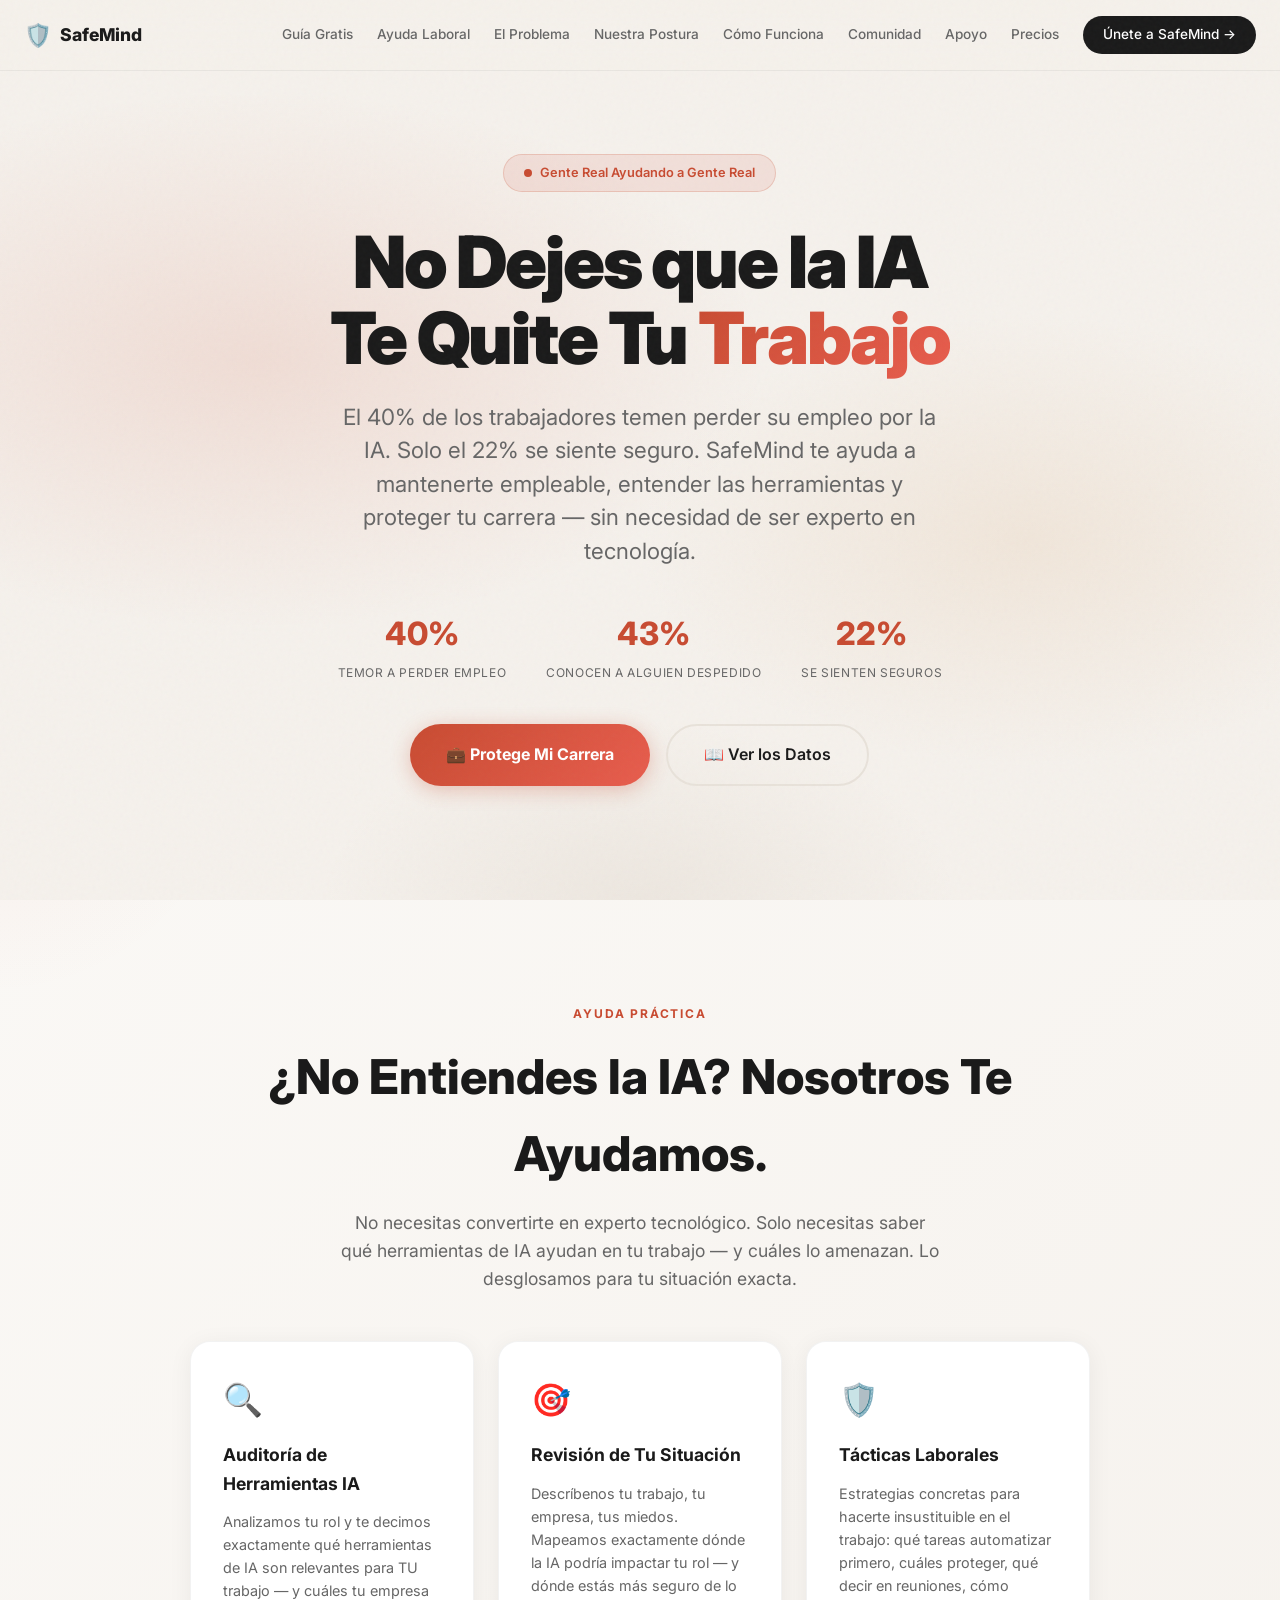
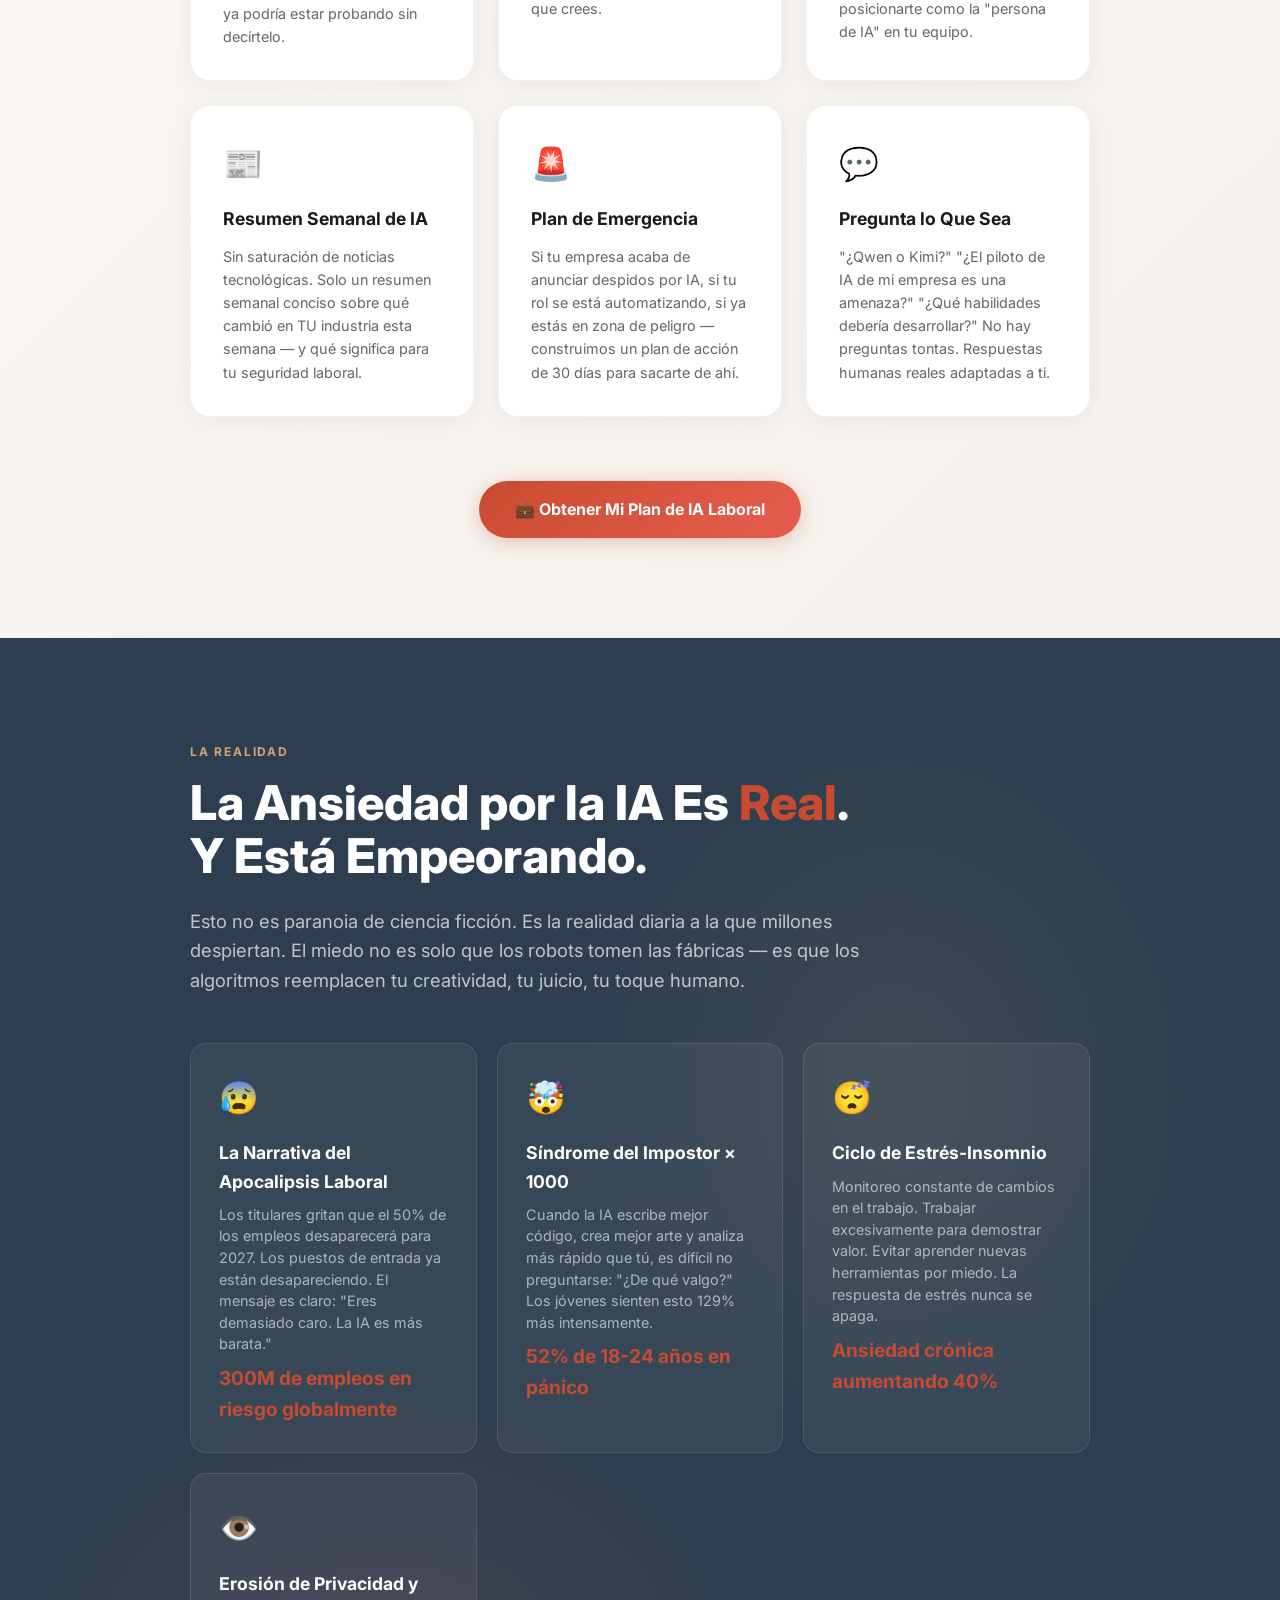
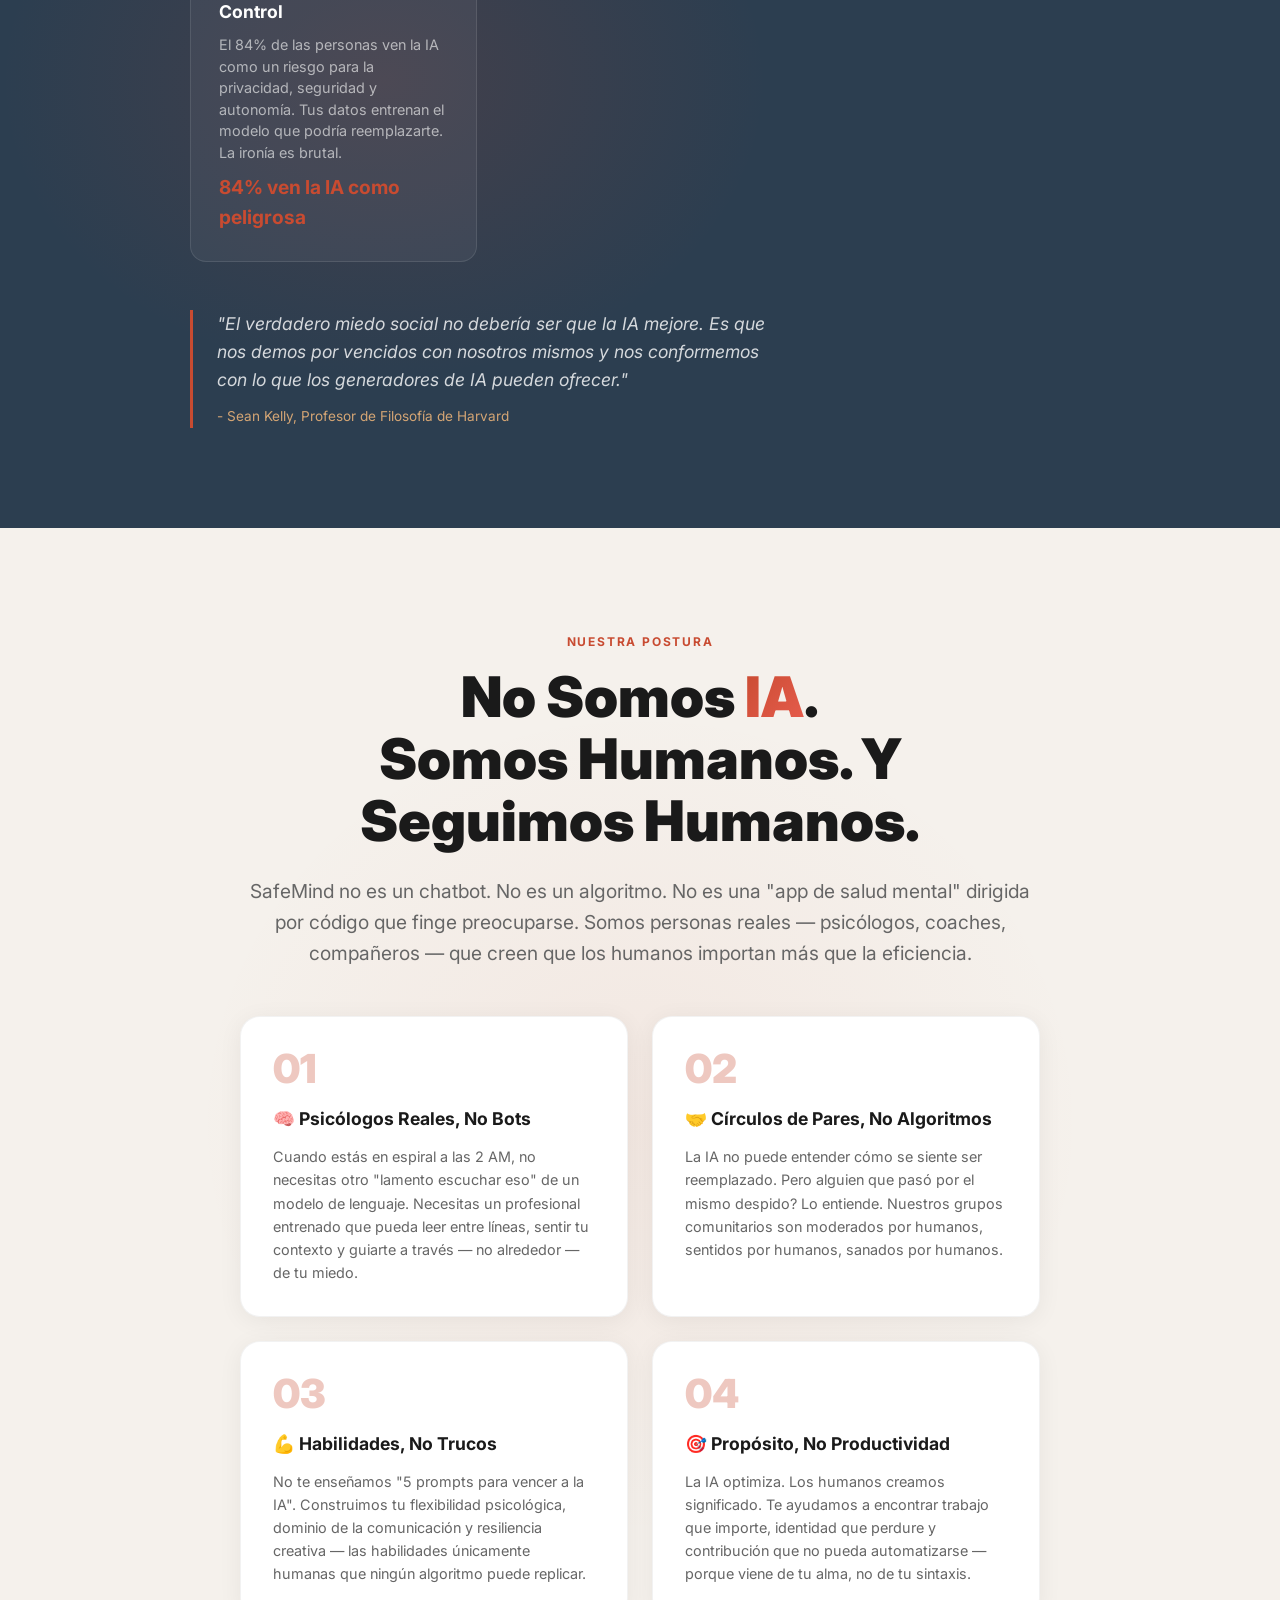
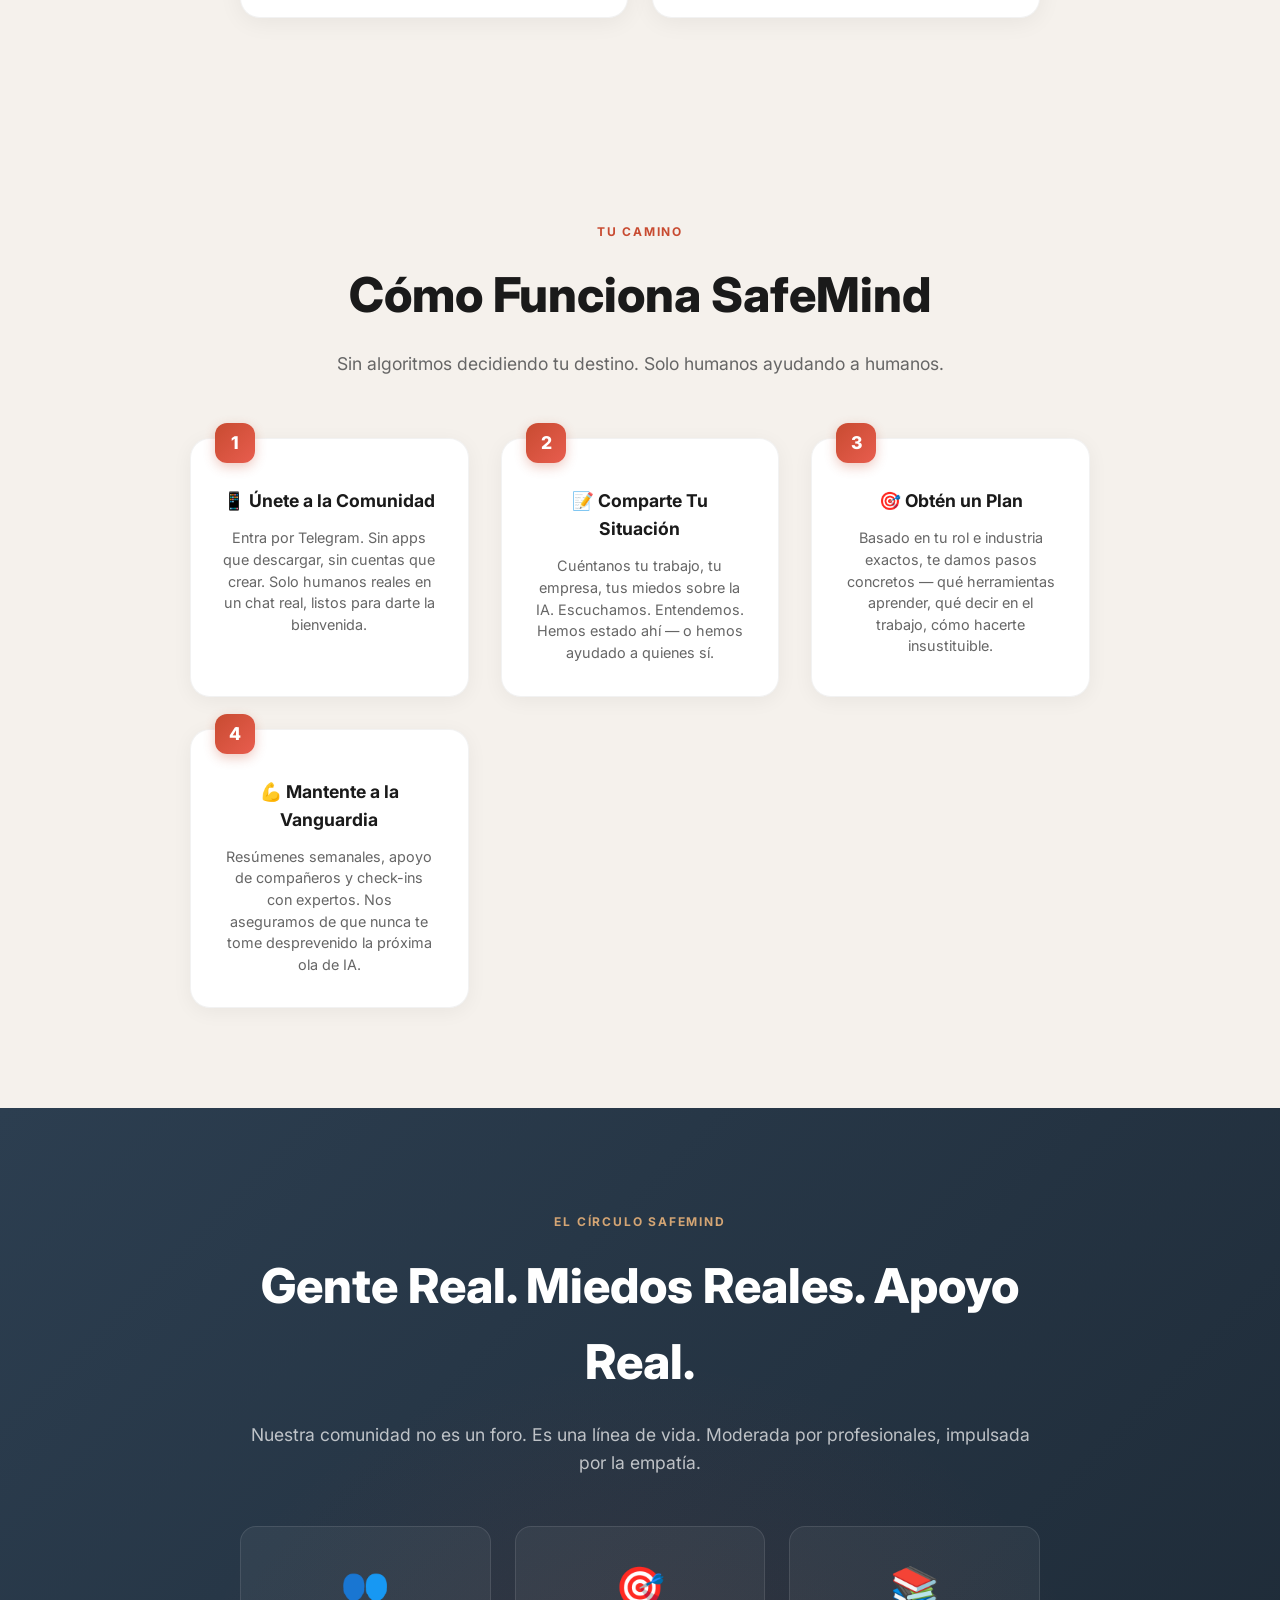
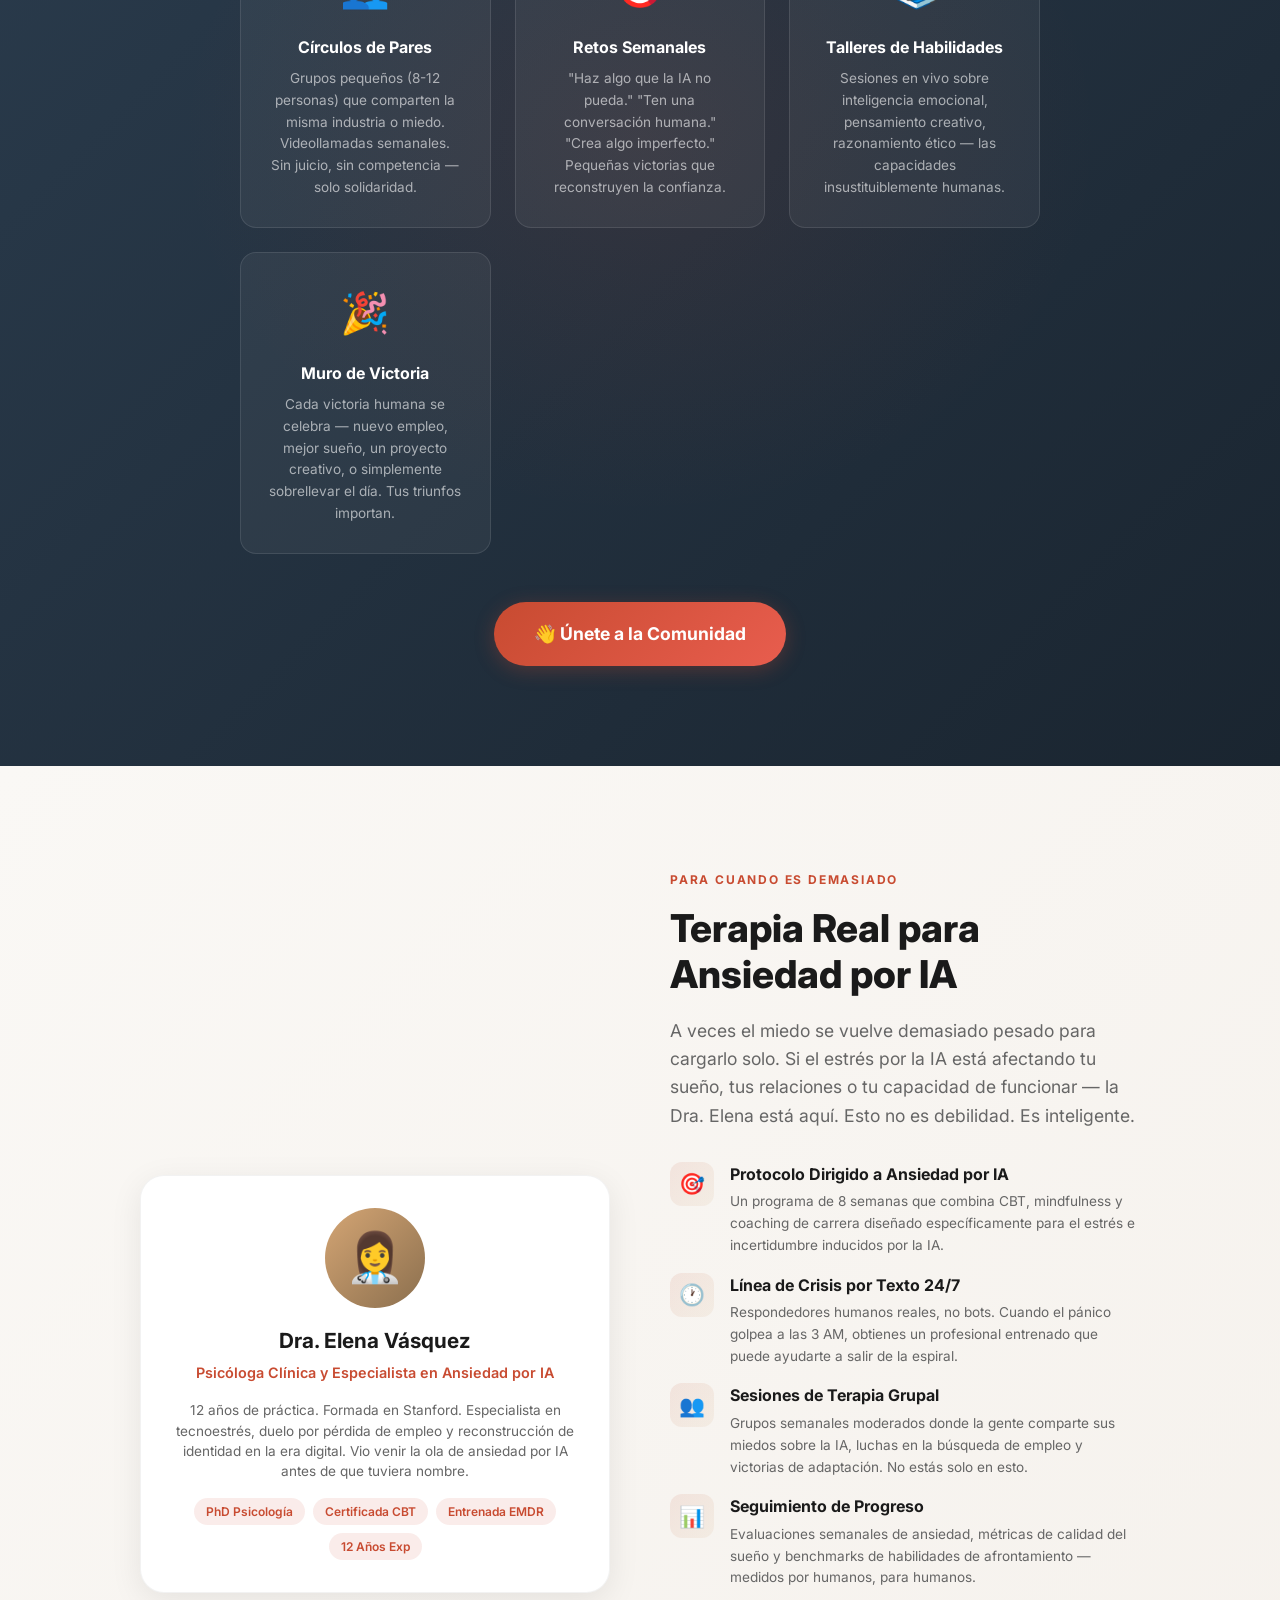
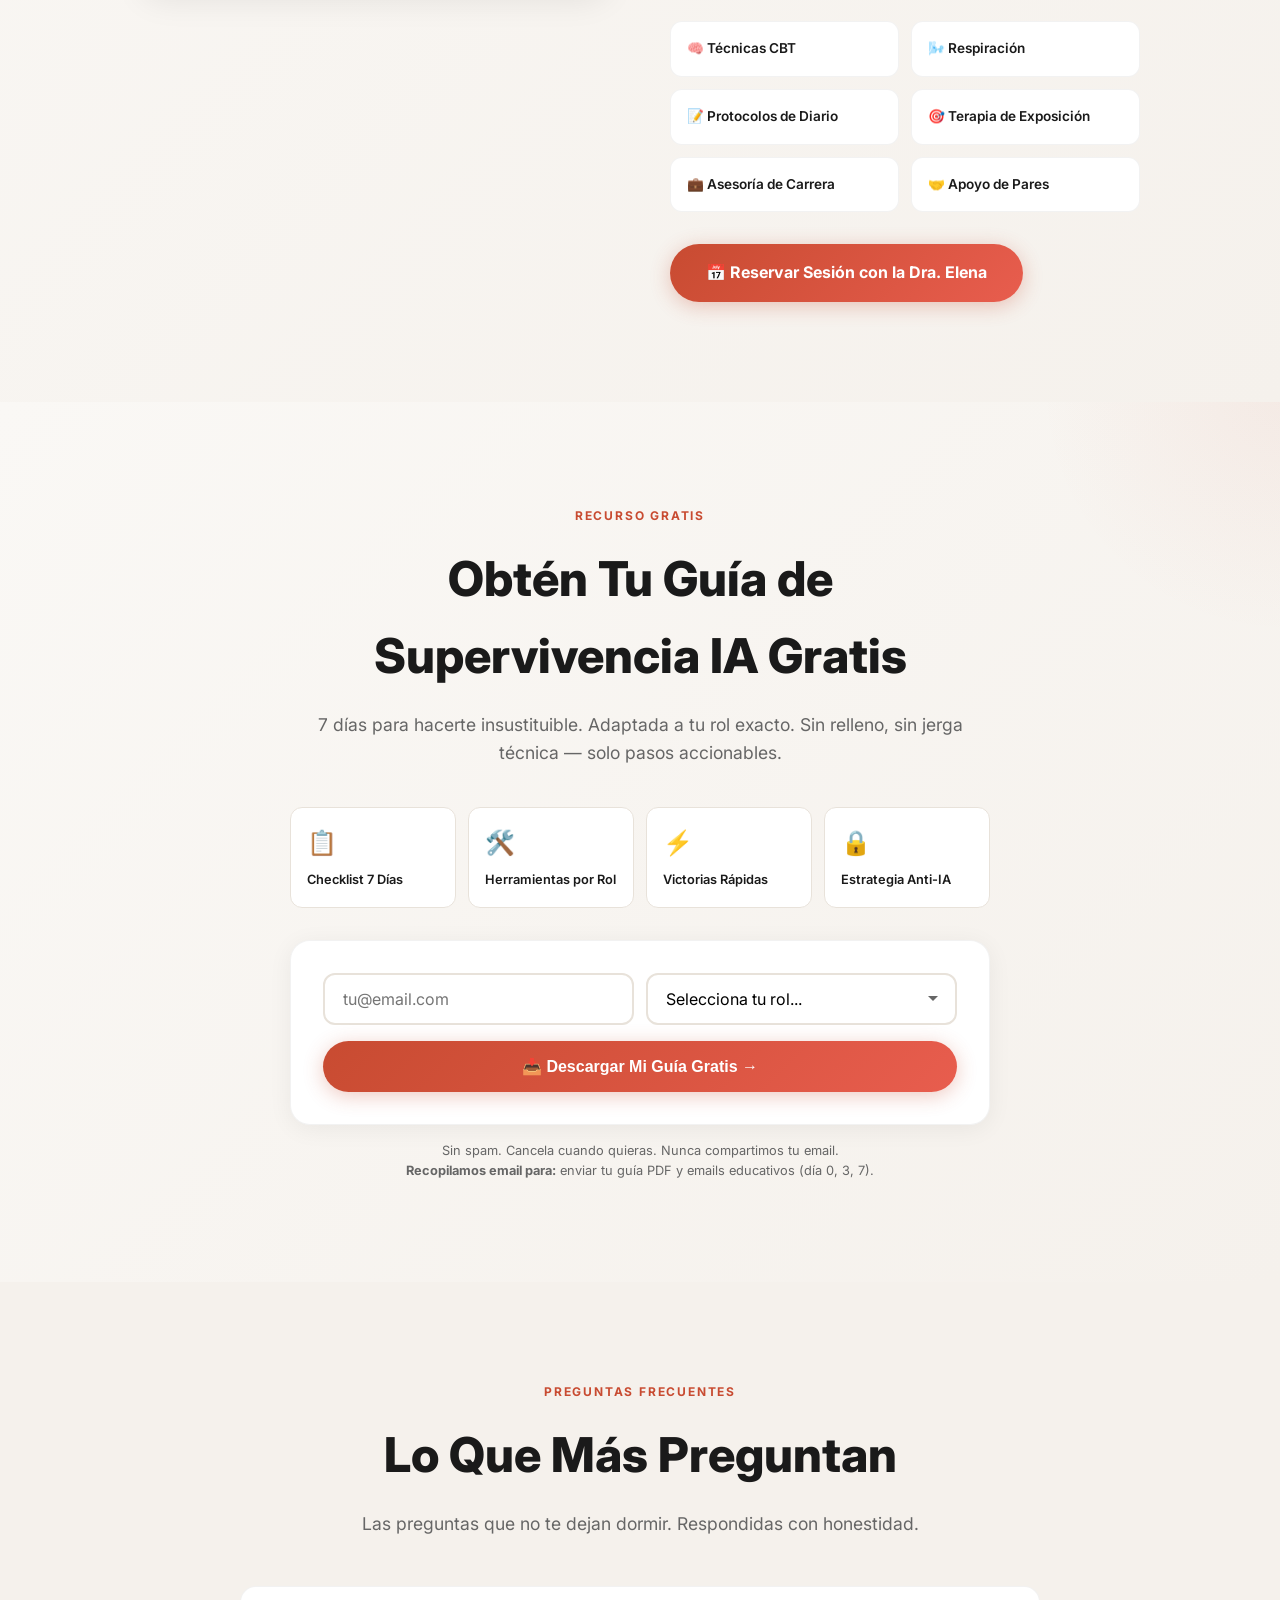
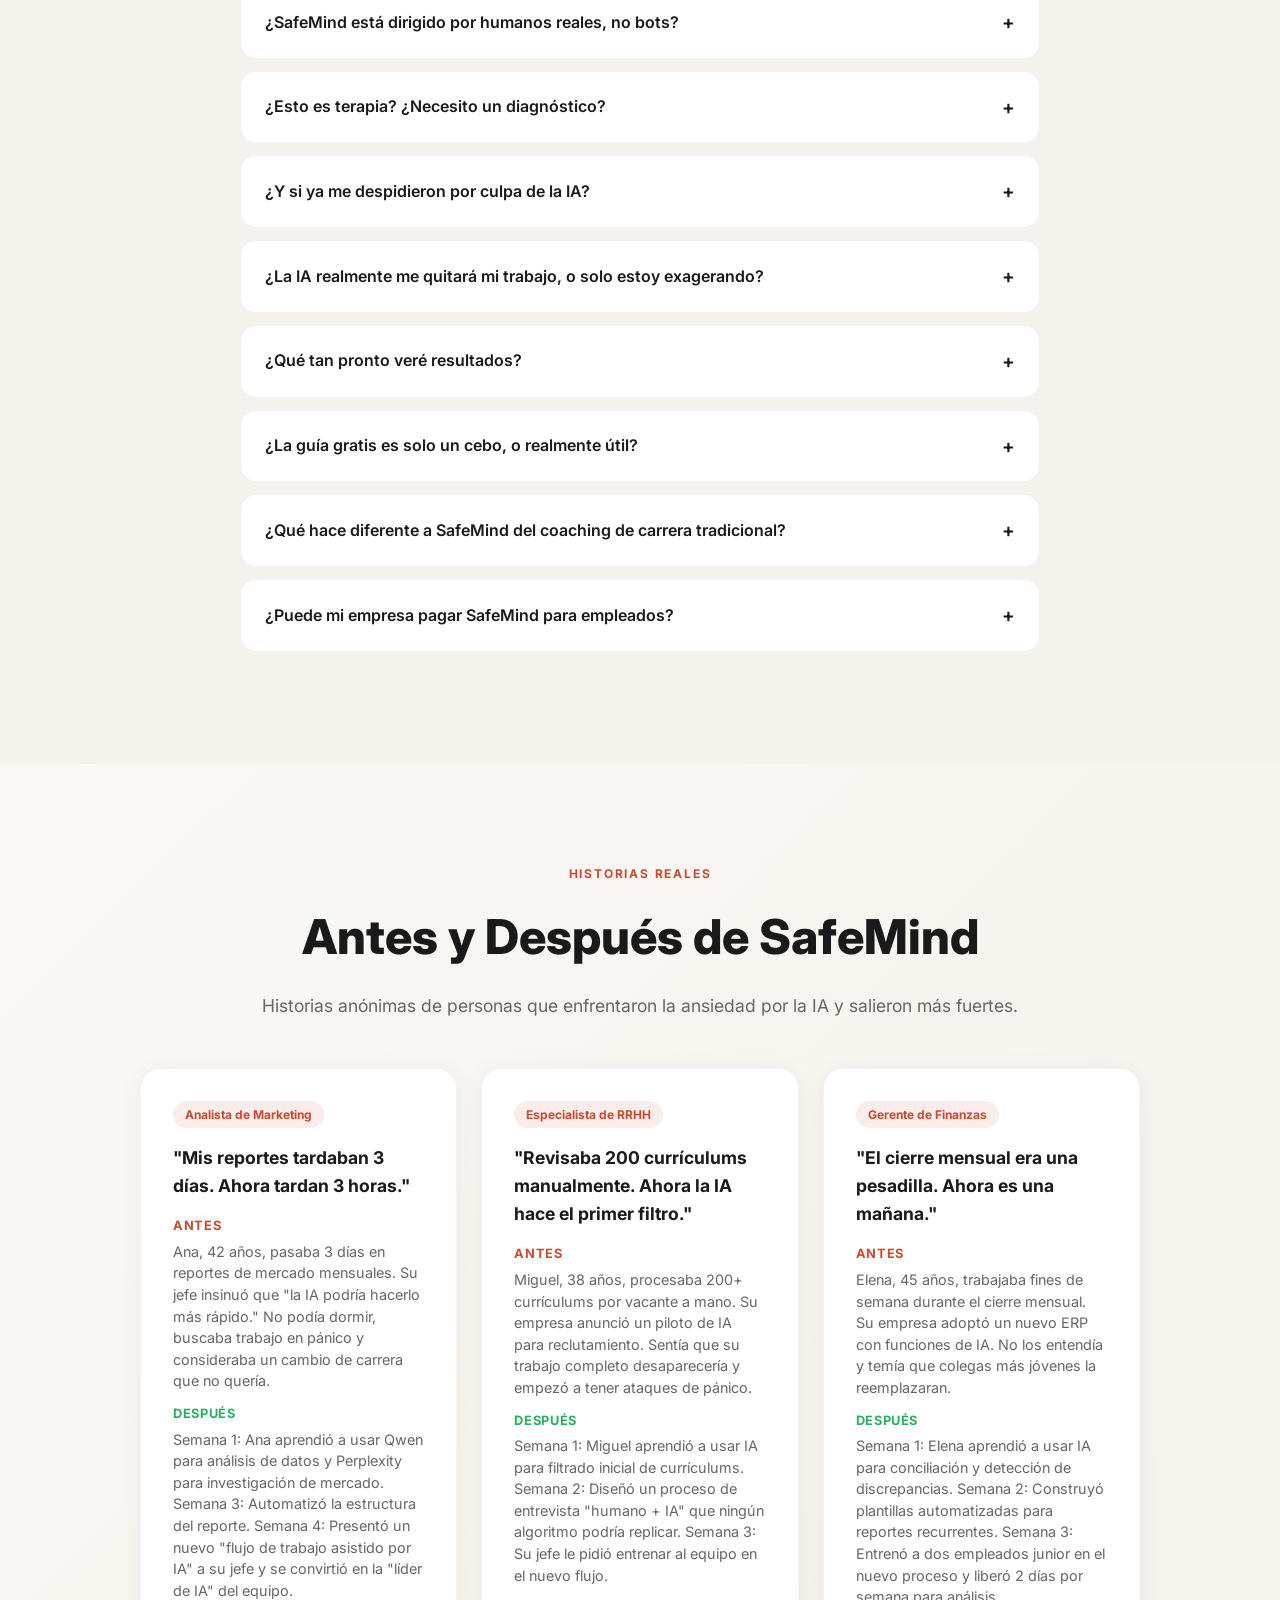
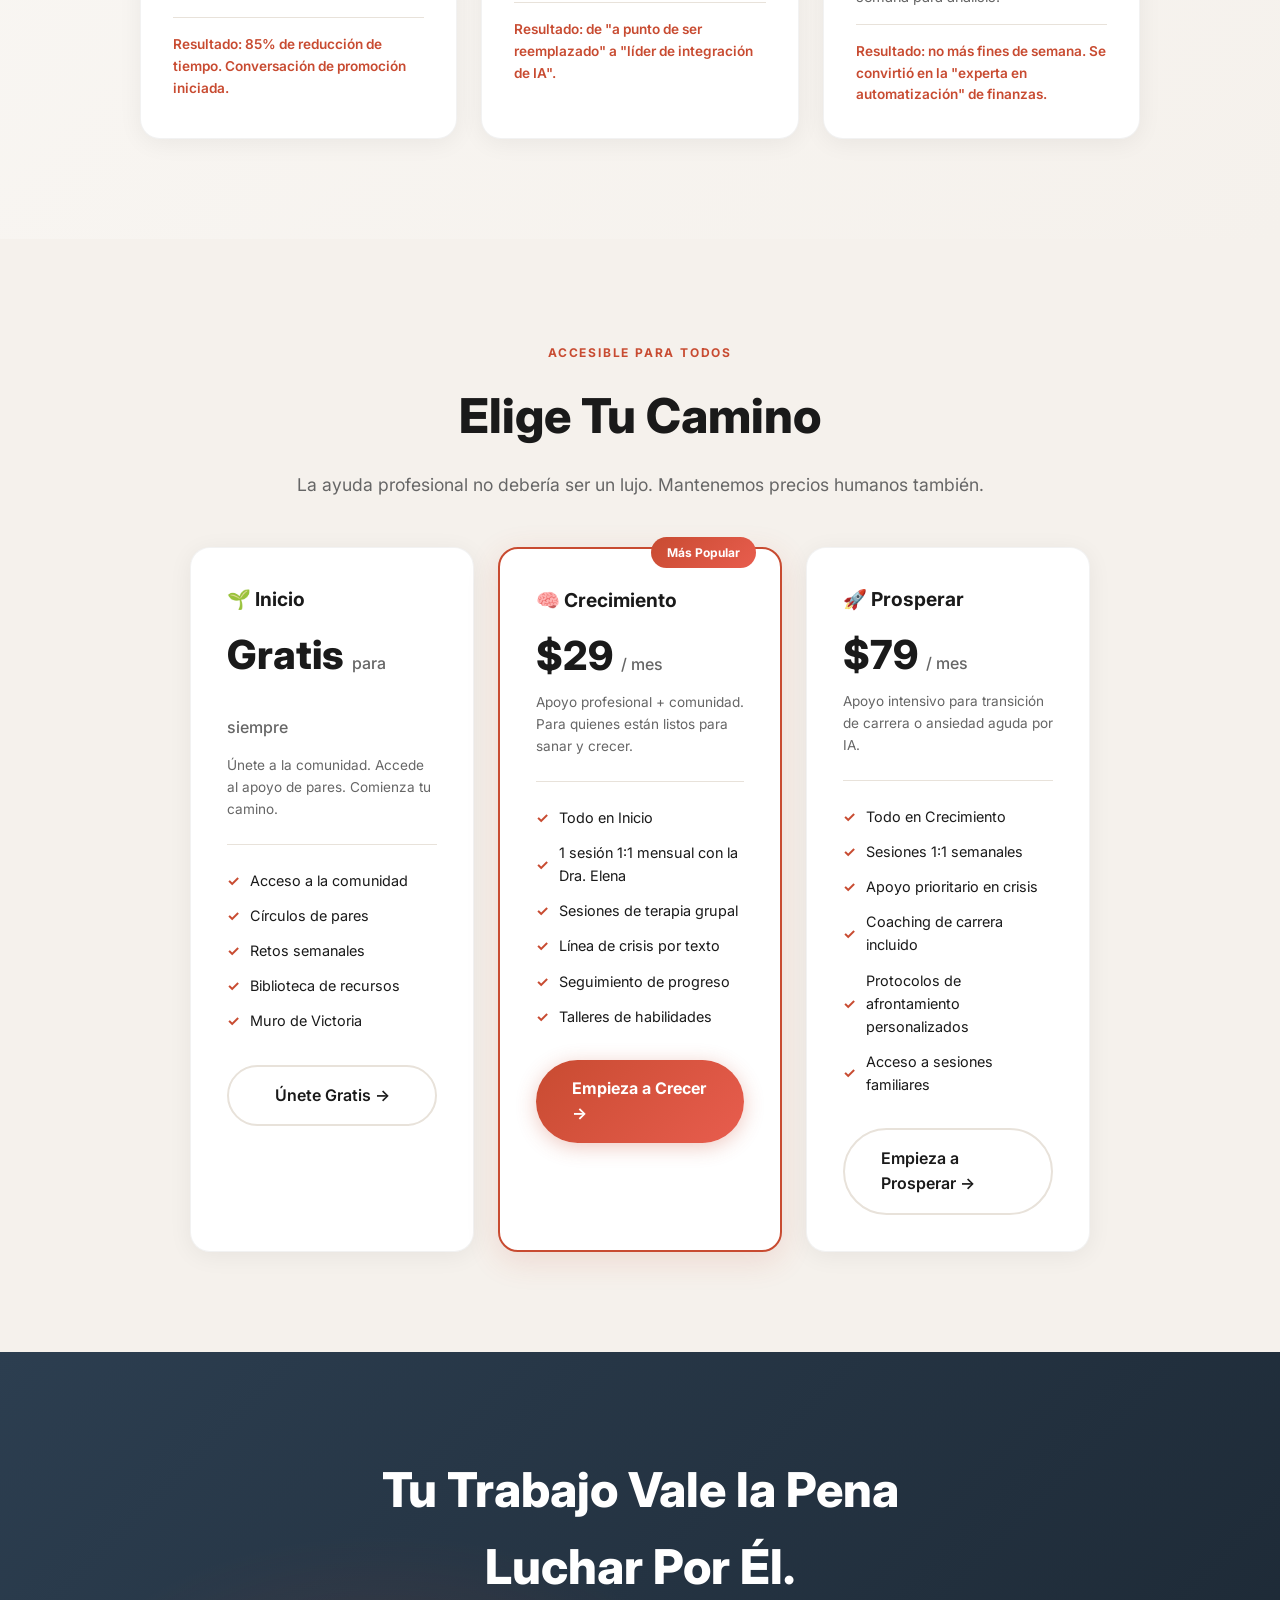
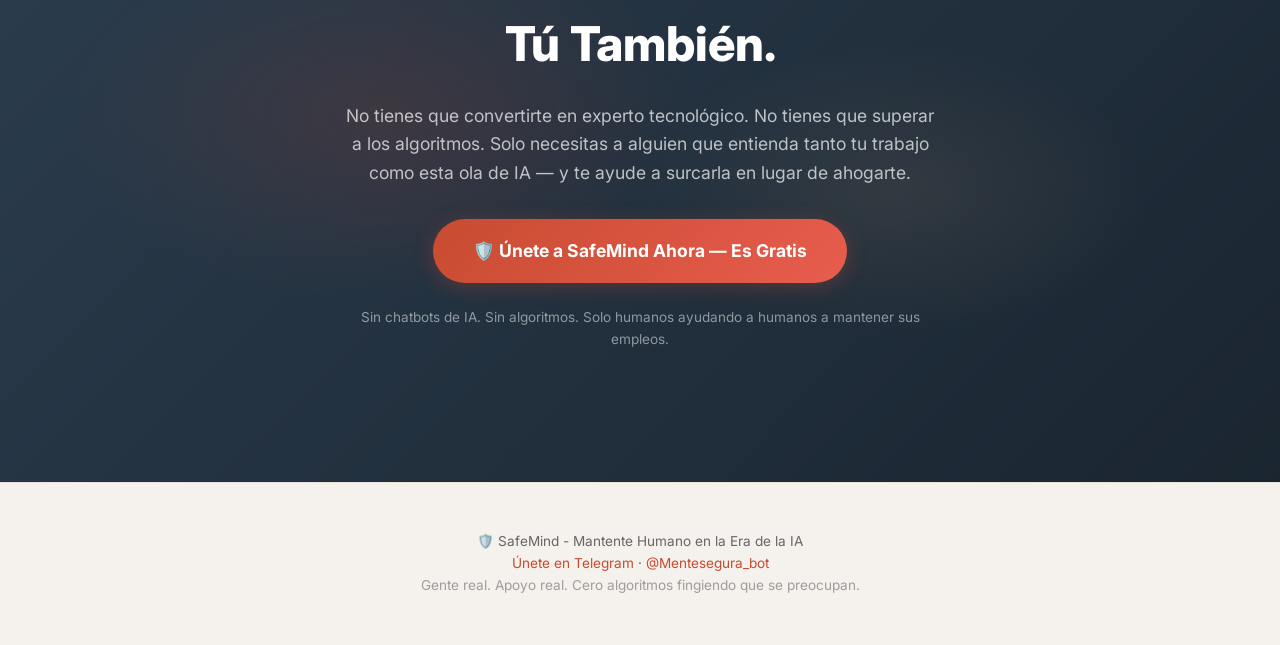
<file: es/index.html>
<!DOCTYPE html>
<html lang="es">
<head>
<meta charset="UTF-8">
<meta name="viewport" content="width=device-width, initial-scale=1.0">
<title>SafeMind - Mantente Humano en la Era de la IA</title>
<link href="https://fonts.googleapis.com/css2?family=Inter:wght@400;500;600;700;800;900&display=swap" rel="stylesheet">
<link rel="stylesheet" href="../assets/style.css">
<link rel="icon" href="data:image/svg+xml,%3Csvg xmlns='http://www.w3.org/2000/svg' viewBox='0 0 100 100'%3E%3Ctext y='.9em' font-size='90'%3E🛡️%3C/text%3E%3C/svg%3E">
<style>
:root {
--bg: #F5F1EC;
--fg: #1a1a1a;
--accent: #C84B31;
--accent2: #D4A574;
--dark: #2C3E50;
--card: #fff;
--muted: #666;
--light: #e8e2da;
--gradient1: #C84B31;
--gradient2: #E85D4E;
--gradient3: #D4A574;
--gradient4: #8B6F4E;
}

* { margin: 0; padding: 0; box-sizing: border-box; }
body {
font-family: 'Inter', -apple-system, sans-serif;
background: var(--bg);
color: var(--fg);
line-height: 1.6;
overflow-x: hidden;
}

/* Noise texture overlay */
body::before {
content: '';
position: fixed;
inset: 0;
opacity: 0.03;
pointer-events: none;
background-image: url("data:image/svg+xml,%3Csvg viewBox='0 0 256 256' xmlns='http://www.w3.org/2000/svg'%3E%3Cfilter id='n'%3E%3CfeTurbulence type='fractalNoise' baseFrequency='0.9' numOctaves='4' stitchTiles='stitch'/%3E%3C/filter%3E%3Crect width='100%25' height='100%25' filter='url(%23n)'/%3E%3C/svg%3E");
z-index: 9999;
}

/* Navigation */
nav {
position: fixed;
top: 0;
left: 0;
right: 0;
z-index: 100;
padding: 16px 24px;
display: flex;
justify-content: space-between;
align-items: center;
background: rgba(245, 241, 236, 0.85);
backdrop-filter: blur(20px);
border-bottom: 1px solid rgba(0,0,0,0.05);
}
.nav-logo {
display: flex;
align-items: center;
gap: 8px;
font-weight: 800;
font-size: 1.1rem;
color: var(--fg);
text-decoration: none;
}
.nav-logo span { font-size: 1.4rem; }
.nav-links {
display: flex;
gap: 24px;
align-items: center;
}
.nav-links a {
text-decoration: none;
color: var(--muted);
font-size: 0.85rem;
font-weight: 500;
transition: color 0.3s;
}
.nav-links a:hover { color: var(--accent); }
.nav-cta {
background: var(--fg);
color: #fff !important;
padding: 8px 20px;
border-radius: 50px;
font-weight: 600;
}
.nav-cta:hover { background: var(--accent); }

/* Hero */
.hero {
min-height: 100vh;
display: flex;
align-items: center;
justify-content: center;
text-align: center;
padding: 120px 20px 80px;
position: relative;
overflow: hidden;
}

.hero-bg {
position: absolute;
inset: 0;
background: 
radial-gradient(ellipse 80% 60% at 20% 40%, rgba(200,75,49,0.12) 0%, transparent 50%),
radial-gradient(ellipse 60% 50% at 80% 60%, rgba(212,165,116,0.15) 0%, transparent 50%),
radial-gradient(ellipse 50% 40% at 50% 100%, rgba(139,111,78,0.08) 0%, transparent 50%);
pointer-events: none;
}

.hero-content { position: relative; z-index: 2; max-width: 800px; }
.hero-badge {
display: inline-flex;
align-items: center;
gap: 8px;
background: rgba(200,75,49,0.1);
color: var(--accent);
padding: 8px 20px;
border-radius: 50px;
font-size: 0.8rem;
font-weight: 600;
margin-bottom: 32px;
border: 1px solid rgba(200,75,49,0.2);
}
.hero-badge .pulse {
width: 8px;
height: 8px;
background: var(--accent);
border-radius: 50%;
animation: pulse 2s infinite;
}
@keyframes pulse {
0%, 100% { opacity: 1; transform: scale(1); }
50% { opacity: 0.5; transform: scale(1.2); }
}

.hero h1 {
font-size: clamp(2.5rem, 6vw, 4.5rem);
font-weight: 900;
line-height: 1.05;
margin-bottom: 24px;
letter-spacing: -0.03em;
}
.hero h1 .highlight {
background: linear-gradient(135deg, var(--gradient1), var(--gradient2));
-webkit-background-clip: text;
-webkit-text-fill-color: transparent;
background-clip: text;
}

.hero-subtitle {
font-size: clamp(1.1rem, 2.5vw, 1.4rem);
color: var(--muted);
max-width: 600px;
margin: 0 auto 40px;
line-height: 1.5;
}

.hero-stats {
display: flex;
justify-content: center;
gap: 40px;
margin-bottom: 40px;
flex-wrap: wrap;
}
.hero-stat {
text-align: center;
}
.hero-stat-number {
font-size: 2rem;
font-weight: 800;
color: var(--accent);
display: block;
}
.hero-stat-label {
font-size: 0.75rem;
color: var(--muted);
text-transform: uppercase;
letter-spacing: 0.05em;
}

.cta-group {
display: flex;
gap: 16px;
justify-content: center;
flex-wrap: wrap;
}
.btn-primary {
background: linear-gradient(135deg, var(--gradient1), var(--gradient2));
color: #fff;
padding: 16px 36px;
border-radius: 50px;
text-decoration: none;
font-weight: 700;
font-size: 1rem;
display: inline-flex;
align-items: center;
gap: 8px;
transition: all 0.3s;
box-shadow: 0 4px 20px rgba(200,75,49,0.3);
border: none;
cursor: pointer;
}
.btn-primary:hover {
transform: translateY(-2px);
box-shadow: 0 8px 30px rgba(200,75,49,0.4);
}
.btn-secondary {
background: transparent;
color: var(--fg);
padding: 16px 36px;
border-radius: 50px;
text-decoration: none;
font-weight: 600;
font-size: 1rem;
border: 2px solid var(--light);
display: inline-flex;
align-items: center;
gap: 8px;
transition: all 0.3s;
}
.btn-secondary:hover {
border-color: var(--accent);
color: var(--accent);
}

/* Scroll indicator */
.scroll-indicator {
position: absolute;
bottom: 30px;
left: 50%;
transform: translateX(-50%);
display: flex;
flex-direction: column;
align-items: center;
gap: 8px;
color: var(--muted);
font-size: 0.75rem;
animation: bounce 2s infinite;
}
@keyframes bounce {
0%, 100% { transform: translateX(-50%) translateY(0); }
50% { transform: translateX(-50%) translateY(8px); }
}

/* Workplace AI Support */
.workplace-ai {
padding: 100px 20px;
background: linear-gradient(135deg, #faf8f5 0%, #f5f1ec 100%);
position: relative;
overflow: hidden;
}
.workplace-ai::before {
content: '';
position: absolute;
top: -30%;
left: -20%;
width: 500px;
height: 500px;
background: radial-gradient(circle, rgba(200,75,49,0.06) 0%, transparent 70%);
pointer-events: none;
}
.workplace-content {
max-width: 900px;
margin: 0 auto;
text-align: center;
position: relative;
z-index: 2;
}
.workplace-content h2 {
font-size: clamp(2rem, 4vw, 3rem);
font-weight: 800;
margin-bottom: 16px;
}
.workplace-content .subtitle {
color: var(--muted);
font-size: 1.1rem;
margin-bottom: 48px;
max-width: 600px;
margin-left: auto;
margin-right: auto;
}
.workplace-grid {
display: grid;
grid-template-columns: repeat(auto-fit, minmax(280px, 1fr));
gap: 24px;
text-align: left;
margin-bottom: 32px;
}
.workplace-card {
background: var(--card);
border-radius: 20px;
padding: 32px;
box-shadow: 0 4px 24px rgba(0,0,0,0.06);
border: 1px solid rgba(0,0,0,0.05);
transition: all 0.3s;
}
.workplace-card:hover {
transform: translateY(-4px);
box-shadow: 0 12px 40px rgba(0,0,0,0.1);
}
.workplace-icon {
font-size: 2rem;
margin-bottom: 16px;
display: block;
}
.workplace-card h3 {
font-size: 1.1rem;
font-weight: 700;
margin-bottom: 12px;
}
.workplace-card p {
font-size: 0.9rem;
color: var(--muted);
line-height: 1.6;
}

/* Fear Section - THE PROBLEM */
.fear-section {
padding: 100px 20px;
background: var(--dark);
color: #fff;
position: relative;
overflow: hidden;
}
.fear-section::before {
content: '';
position: absolute;
inset: 0;
background: 
radial-gradient(ellipse 60% 40% at 30% 70%, rgba(200,75,49,0.15) 0%, transparent 50%),
radial-gradient(ellipse 50% 50% at 70% 30%, rgba(212,165,116,0.1) 0%, transparent 50%);
}
.fear-content {
max-width: 900px;
margin: 0 auto;
position: relative;
z-index: 2;
}
.section-label {
display: inline-block;
color: var(--accent2);
font-size: 0.75rem;
font-weight: 700;
text-transform: uppercase;
letter-spacing: 0.15em;
margin-bottom: 16px;
}
.fear-section h2 {
font-size: clamp(2rem, 4vw, 3rem);
font-weight: 800;
margin-bottom: 24px;
line-height: 1.1;
}
.fear-section h2 .red { color: var(--accent); }
.fear-desc {
font-size: 1.15rem;
color: rgba(255,255,255,0.7);
margin-bottom: 48px;
max-width: 700px;
}

.fear-grid {
display: grid;
grid-template-columns: repeat(auto-fit, minmax(250px, 1fr));
gap: 20px;
margin-bottom: 48px;
}
.fear-card {
background: rgba(255,255,255,0.05);
border: 1px solid rgba(255,255,255,0.1);
border-radius: 16px;
padding: 28px;
transition: all 0.3s;
}
.fear-card:hover {
background: rgba(255,255,255,0.08);
border-color: rgba(200,75,49,0.3);
transform: translateY(-4px);
}
.fear-card-icon {
font-size: 2rem;
margin-bottom: 16px;
display: block;
}
.fear-card h3 {
font-size: 1.1rem;
font-weight: 700;
margin-bottom: 8px;
}
.fear-card p {
font-size: 0.9rem;
color: rgba(255,255,255,0.6);
line-height: 1.5;
}
.fear-card .stat {
color: var(--accent);
font-weight: 700;
font-size: 1.2rem;
margin-top: 8px;
}

.fear-quote {
border-left: 3px solid var(--accent);
padding-left: 24px;
font-style: italic;
font-size: 1.1rem;
color: rgba(255,255,255,0.8);
max-width: 600px;
}
.fear-quote cite {
display: block;
margin-top: 12px;
font-style: normal;
font-size: 0.85rem;
color: var(--accent2);
}

/* Manifesto Section - WE ARE NOT AI */
.manifesto {
padding: 100px 20px;
text-align: center;
background: var(--bg);
position: relative;
}
.manifesto::before {
content: '';
position: absolute;
inset: 0;
background: 
radial-gradient(ellipse 50% 50% at 50% 50%, rgba(200,75,49,0.06) 0%, transparent 70%);
}
.manifesto-content {
max-width: 800px;
margin: 0 auto;
position: relative;
z-index: 2;
}
.manifesto h2 {
font-size: clamp(2rem, 5vw, 3.5rem);
font-weight: 900;
margin-bottom: 24px;
line-height: 1.1;
}
.manifesto h2 .not-ai {
background: linear-gradient(135deg, var(--gradient1), var(--gradient2));
-webkit-background-clip: text;
-webkit-text-fill-color: transparent;
background-clip: text;
}
.manifesto-subtitle {
font-size: 1.2rem;
color: var(--muted);
margin-bottom: 48px;
}

.not-ai-grid {
display: grid;
grid-template-columns: repeat(auto-fit, minmax(280px, 1fr));
gap: 24px;
text-align: left;
margin-top: 48px;
}
.not-ai-card {
background: var(--card);
border-radius: 20px;
padding: 32px;
box-shadow: 0 4px 24px rgba(0,0,0,0.06);
border: 1px solid rgba(0,0,0,0.05);
transition: all 0.3s;
}
.not-ai-card:hover {
transform: translateY(-4px);
box-shadow: 0 12px 40px rgba(0,0,0,0.1);
}
.not-ai-card .number {
font-size: 2.5rem;
font-weight: 900;
color: var(--accent);
opacity: 0.3;
line-height: 1;
margin-bottom: 16px;
}
.not-ai-card h3 {
font-size: 1.1rem;
font-weight: 700;
margin-bottom: 12px;
}
.not-ai-card p {
font-size: 0.9rem;
color: var(--muted);
line-height: 1.6;
}

/* How It Works */
.how-it-works {
padding: 100px 20px;
background: var(--bg);
position: relative;
}
.how-content {
max-width: 900px;
margin: 0 auto;
text-align: center;
}
.how-content h2 {
font-size: clamp(2rem, 4vw, 3rem);
font-weight: 800;
margin-bottom: 16px;
}
.how-content .subtitle {
color: var(--muted);
font-size: 1.1rem;
margin-bottom: 60px;
}

.steps {
display: grid;
grid-template-columns: repeat(auto-fit, minmax(220px, 1fr));
gap: 32px;
text-align: left;
}
.step {
position: relative;
padding: 32px;
background: var(--card);
border-radius: 20px;
box-shadow: 0 4px 20px rgba(0,0,0,0.05);
border: 1px solid rgba(0,0,0,0.05);
}
.step-number {
position: absolute;
top: -16px;
left: 24px;
width: 40px;
height: 40px;
background: linear-gradient(135deg, var(--gradient1), var(--gradient2));
color: #fff;
border-radius: 12px;
display: flex;
align-items: center;
justify-content: center;
font-weight: 800;
font-size: 1.1rem;
box-shadow: 0 4px 12px rgba(200,75,49,0.3);
}
.step h3 {
font-size: 1.1rem;
font-weight: 700;
margin: 16px 0 12px;
}
.step p {
font-size: 0.9rem;
color: var(--muted);
line-height: 1.5;
}

/* Community Section */
.community {
padding: 100px 20px;
background: linear-gradient(135deg, var(--dark) 0%, #1a2530 100%);
color: #fff;
text-align: center;
position: relative;
overflow: hidden;
}
.community::before {
content: '';
position: absolute;
inset: 0;
background: 
radial-gradient(ellipse 60% 50% at 50% 50%, rgba(200,75,49,0.1) 0%, transparent 60%);
}
.community-content {
max-width: 800px;
margin: 0 auto;
position: relative;
z-index: 2;
}
.community h2 {
font-size: clamp(2rem, 4vw, 3rem);
font-weight: 800;
margin-bottom: 20px;
}
.community > div > p {
font-size: 1.1rem;
color: rgba(255,255,255,0.7);
margin-bottom: 48px;
}

.community-features {
display: grid;
grid-template-columns: repeat(auto-fit, minmax(200px, 1fr));
gap: 24px;
margin-bottom: 48px;
}
.community-feature {
background: rgba(255,255,255,0.05);
border: 1px solid rgba(255,255,255,0.1);
border-radius: 16px;
padding: 28px;
transition: all 0.3s;
}
.community-feature:hover {
background: rgba(255,255,255,0.08);
transform: translateY(-4px);
}
.community-feature-icon {
font-size: 2.5rem;
margin-bottom: 16px;
display: block;
}
.community-feature h3 {
font-size: 1rem;
font-weight: 700;
margin-bottom: 8px;
}
.community-feature p {
font-size: 0.85rem;
color: rgba(255,255,255,0.6);
}

/* Psychologist Section */
.psychologist {
padding: 100px 20px;
background: linear-gradient(135deg, #faf8f5 0%, #f5f1ec 100%);
position: relative;
overflow: hidden;
}
.psychologist::before {
content: '';
position: absolute;
top: -50%;
right: -20%;
width: 600px;
height: 600px;
background: radial-gradient(circle, rgba(200,75,49,0.08) 0%, transparent 70%);
pointer-events: none;
}
.psychologist-content {
max-width: 1000px;
margin: 0 auto;
display: grid;
grid-template-columns: 1fr 1fr;
gap: 60px;
align-items: center;
position: relative;
z-index: 2;
}
@media (max-width: 768px) {
.psychologist-content { grid-template-columns: 1fr; gap: 40px; }
}

.psychologist-visual {
display: flex;
flex-direction: column;
gap: 20px;
}
.psychologist-card {
background: var(--card);
border-radius: 24px;
padding: 32px;
box-shadow: 0 8px 32px rgba(0,0,0,0.08);
text-align: center;
border: 1px solid rgba(0,0,0,0.05);
}
.psychologist-avatar {
width: 100px;
height: 100px;
border-radius: 50%;
background: linear-gradient(135deg, var(--gradient3), var(--gradient4));
display: flex;
align-items: center;
justify-content: center;
font-size: 3rem;
margin: 0 auto 16px;
}
.psychologist-card h3 {
font-size: 1.3rem;
font-weight: 700;
margin-bottom: 4px;
}
.psychologist-card .title {
color: var(--accent);
font-weight: 600;
font-size: 0.9rem;
margin-bottom: 16px;
}
.psychologist-card .bio {
font-size: 0.85rem;
color: var(--muted);
line-height: 1.5;
}
.psychologist-card .credentials {
display: flex;
flex-wrap: wrap;
gap: 8px;
justify-content: center;
margin-top: 16px;
}
.credential-tag {
background: rgba(200,75,49,0.1);
color: var(--accent);
padding: 4px 12px;
border-radius: 50px;
font-size: 0.75rem;
font-weight: 600;
}

.psychologist-info h2 {
font-size: clamp(1.8rem, 3vw, 2.5rem);
font-weight: 800;
margin-bottom: 20px;
line-height: 1.2;
}
.psychologist-info .lead {
font-size: 1.1rem;
color: var(--muted);
margin-bottom: 32px;
}
.psychologist-features {
display: flex;
flex-direction: column;
gap: 16px;
margin-bottom: 32px;
}
.psychologist-feature {
display: flex;
gap: 16px;
align-items: flex-start;
}
.psychologist-feature-icon {
width: 44px;
height: 44px;
border-radius: 12px;
background: linear-gradient(135deg, rgba(200,75,49,0.1), rgba(212,165,116,0.1));
display: flex;
align-items: center;
justify-content: center;
font-size: 1.3rem;
flex-shrink: 0;
}
.psychologist-feature h4 {
font-size: 1rem;
font-weight: 700;
margin-bottom: 4px;
}
.psychologist-feature p {
font-size: 0.85rem;
color: var(--muted);
}

.therapy-types {
display: grid;
grid-template-columns: 1fr 1fr;
gap: 12px;
margin-bottom: 32px;
}
.therapy-type {
background: var(--card);
padding: 16px;
border-radius: 12px;
font-size: 0.85rem;
font-weight: 600;
border: 1px solid rgba(0,0,0,0.05);
display: flex;
align-items: center;
gap: 8px;
}

/* Pricing */
.pricing {
padding: 100px 20px;
background: var(--bg);
}
.pricing-content {
max-width: 900px;
margin: 0 auto;
text-align: center;
}
.pricing h2 {
font-size: clamp(2rem, 4vw, 3rem);
font-weight: 800;
margin-bottom: 16px;
}
.pricing > div > p {
color: var(--muted);
font-size: 1.1rem;
margin-bottom: 48px;
}

.pricing-cards {
display: grid;
grid-template-columns: repeat(auto-fit, minmax(280px, 1fr));
gap: 24px;
text-align: left;
}
.pricing-card {
background: var(--card);
border-radius: 20px;
padding: 36px;
box-shadow: 0 4px 24px rgba(0,0,0,0.06);
border: 1px solid rgba(0,0,0,0.05);
position: relative;
transition: all 0.3s;
}
.pricing-card:hover {
transform: translateY(-4px);
box-shadow: 0 12px 40px rgba(0,0,0,0.1);
}
.pricing-card.featured {
border: 2px solid var(--accent);
box-shadow: 0 8px 32px rgba(200,75,49,0.15);
}
.pricing-badge {
position: absolute;
top: -12px;
right: 24px;
background: linear-gradient(135deg, var(--gradient1), var(--gradient2));
color: #fff;
padding: 6px 16px;
border-radius: 50px;
font-size: 0.75rem;
font-weight: 700;
}
.pricing-card h3 {
font-size: 1.2rem;
font-weight: 700;
margin-bottom: 8px;
}
.pricing-card .price {
font-size: 2.5rem;
font-weight: 800;
color: var(--fg);
margin-bottom: 4px;
}
.pricing-card .price span {
font-size: 1rem;
font-weight: 500;
color: var(--muted);
}
.pricing-card .desc {
font-size: 0.85rem;
color: var(--muted);
margin-bottom: 24px;
padding-bottom: 24px;
border-bottom: 1px solid var(--light);
}
.pricing-features {
list-style: none;
display: flex;
flex-direction: column;
gap: 12px;
margin-bottom: 32px;
}
.pricing-features li {
display: flex;
align-items: center;
gap: 10px;
font-size: 0.9rem;
}
.pricing-features li::before {
content: '✓';
color: var(--accent);
font-weight: 700;
}

/* Final CTA */
.final-cta {
padding: 100px 20px;
background: linear-gradient(135deg, var(--dark) 0%, #1a2530 100%);
color: #fff;
text-align: center;
position: relative;
overflow: hidden;
}
.final-cta::before {
content: '';
position: absolute;
inset: 0;
background: 
radial-gradient(ellipse 50% 50% at 30% 50%, rgba(200,75,49,0.15) 0%, transparent 50%),
radial-gradient(ellipse 40% 40% at 70% 60%, rgba(212,165,116,0.1) 0%, transparent 50%);
}
.final-cta-content {
max-width: 600px;
margin: 0 auto;
position: relative;
z-index: 2;
}
.final-cta h2 {
font-size: clamp(2rem, 4vw, 3rem);
font-weight: 800;
margin-bottom: 20px;
}
.final-cta p {
font-size: 1.1rem;
color: rgba(255,255,255,0.7);
margin-bottom: 32px;
}
.final-cta .btn-primary {
font-size: 1.1rem;
padding: 18px 40px;
}

.leadmagnet-form input[type="email"],
.leadmagnet-form select {
width: 100%;
padding: 14px 18px;
border: 2px solid var(--light);
border-radius: 12px;
font-size: 1rem;
font-family: inherit;
outline: none;
transition: border-color 0.3s;
background: var(--card);
}
.leadmagnet-form input[type="email"]:focus,
.leadmagnet-form select:focus {
border-color: var(--accent);
}
.leadmagnet-form select {
appearance: none;
background-image: url("data:image/svg+xml,%3Csvg xmlns='http://www.w3.org/2000/svg' width='12' height='12' viewBox='0 0 12 12'%3E%3Cpath fill='%23666' d='M6 8L1 3h10z'/%3E%3C/svg%3E");
background-repeat: no-repeat;
background-position: right 16px center;
padding-right: 40px;
}
.leadmagnet-form .form-row {
display: grid;
grid-template-columns: 1fr 1fr;
gap: 12px;
margin-bottom: 16px;
}
@media (max-width: 640px) {
.leadmagnet-form .form-row { grid-template-columns: 1fr; }
}

/* FAQ */
.faq { padding: 100px 20px; background: var(--bg); }
.faq-content { max-width: 800px; margin: 0 auto; }
.faq-content h2 { font-size: clamp(2rem, 4vw, 3rem); font-weight: 800; margin-bottom: 16px; text-align: center; }
.faq-content .subtitle { color: var(--muted); font-size: 1.1rem; margin-bottom: 48px; text-align: center; }
.faq-item { background: var(--card); border-radius: 16px; margin-bottom: 12px; border: 1px solid rgba(0,0,0,0.05); overflow: hidden; }
.faq-question { padding: 20px 24px; cursor: pointer; display: flex; justify-content: space-between; align-items: center; font-weight: 600; font-size: 1rem; }
.faq-question:hover { color: var(--accent); }
.faq-answer { padding: 0 24px; max-height: 0; overflow: hidden; transition: all 0.3s ease; color: var(--muted); font-size: 0.95rem; line-height: 1.6; }
.faq-item.open .faq-answer { padding: 0 24px 20px; max-height: 300px; }
.faq-toggle { font-size: 1.2rem; transition: transform 0.3s; }
.faq-item.open .faq-toggle { transform: rotate(45deg); }

/* Cases */
.cases { padding: 100px 20px; background: linear-gradient(135deg, #faf8f5 0%, #f5f1ec 100%); }
.cases-content { max-width: 1000px; margin: 0 auto; }
.cases-content h2 { font-size: clamp(2rem, 4vw, 3rem); font-weight: 800; margin-bottom: 16px; text-align: center; }
.cases-content .subtitle { color: var(--muted); font-size: 1.1rem; margin-bottom: 48px; text-align: center; }
.cases-grid { display: grid; grid-template-columns: repeat(auto-fit, minmax(300px, 1fr)); gap: 24px; }
.case-card { background: var(--card); border-radius: 20px; padding: 32px; box-shadow: 0 4px 24px rgba(0,0,0,0.06); border: 1px solid rgba(0,0,0,0.05); }
.case-card .role-tag { display: inline-block; background: rgba(200,75,49,0.1); color: var(--accent); padding: 4px 12px; border-radius: 50px; font-size: 0.75rem; font-weight: 700; margin-bottom: 16px; }
.case-card h3 { font-size: 1.1rem; font-weight: 700; margin-bottom: 16px; }
.case-before, .case-after { margin-bottom: 12px; }
.case-before strong, .case-after strong { display: block; margin-bottom: 4px; font-size: 0.8rem; text-transform: uppercase; letter-spacing: 0.05em; }
.case-before strong { color: var(--accent); }
.case-after strong { color: #27ae60; }
.case-before p, .case-after p { font-size: 0.9rem; color: var(--muted); line-height: 1.5; margin: 0; }
.case-result { margin-top: 16px; padding-top: 16px; border-top: 1px solid var(--light); font-size: 0.85rem; color: var(--accent); font-weight: 600; }

/* Footer */
footer {
padding: 48px 20px;
text-align: center;
background: var(--bg);
border-top: 1px solid var(--light);
}
footer p {
font-size: 0.85rem;
color: var(--muted);
}
footer a {
color: var(--accent);
text-decoration: none;
}

/* Lead Magnet */
.leadmagnet {
padding: 100px 20px;
background: linear-gradient(135deg, #faf8f5 0%, #f5f1ec 100%);
position: relative;
overflow: hidden;
}
.leadmagnet::before {
content: '';
position: absolute;
top: -30%;
right: -20%;
width: 500px;
height: 500px;
background: radial-gradient(circle, rgba(200,75,49,0.06) 0%, transparent 70%);
pointer-events: none;
}
.leadmagnet-content {
max-width: 700px;
margin: 0 auto;
text-align: center;
position: relative;
z-index: 2;
}
.leadmagnet-content h2 {
font-size: clamp(2rem, 4vw, 3rem);
font-weight: 800;
margin-bottom: 16px;
}
.leadmagnet-content .subtitle {
color: var(--muted);
font-size: 1.1rem;
margin-bottom: 40px;
}
.leadmagnet-form-wrapper {
background: var(--card);
border-radius: 20px;
padding: 32px;
box-shadow: 0 4px 24px rgba(0,0,0,0.06);
border: 1px solid rgba(0,0,0,0.05);
}
.leadmagnet-form {
display: flex;
flex-direction: column;
gap: 0;
}

/* Modal */
.modal-overlay {
position: fixed;
inset: 0;
background: rgba(0,0,0,0.5);
backdrop-filter: blur(8px);
z-index: 1000;
display: none;
align-items: center;
justify-content: center;
padding: 20px;
}
.modal-overlay.active { display: flex; }
.modal {
background: var(--card);
border-radius: 24px;
padding: 40px;
max-width: 420px;
width: 100%;
text-align: center;
box-shadow: 0 20px 60px rgba(0,0,0,0.2);
position: relative;
}
.modal-close {
position: absolute;
top: 16px;
right: 20px;
background: none;
border: none;
font-size: 1.5rem;
cursor: pointer;
color: var(--muted);
}
.modal-close:hover { color: var(--fg); }
.modal h3 {
font-size: 1.4rem;
font-weight: 800;
margin-bottom: 8px;
}
.modal p {
color: var(--muted);
margin-bottom: 24px;
font-size: 0.95rem;
}
.modal input[type="email"] {
width: 100%;
padding: 14px 18px;
border: 2px solid var(--light);
border-radius: 12px;
font-size: 1rem;
font-family: inherit;
margin-bottom: 16px;
outline: none;
transition: border-color 0.3s;
}
.modal input[type="email"]:focus {
border-color: var(--accent);
}
.modal .btn-primary {
width: 100%;
justify-content: center;
}
.modal-success {
display: none;
}
.modal-success.active {
display: block;
}
.modal-form.hidden {
display: none;
}

/* Animations */
@keyframes fadeInUp {
from { opacity: 0; transform: translateY(30px); }
to { opacity: 1; transform: translateY(0); }
}
.fade-in {
opacity: 0;
animation: fadeInUp 0.8s ease forwards;
}

/* Mobile */
@media (max-width: 640px) {
.nav-links { display: none; }
.hero-stats { gap: 24px; }
.fear-grid, .not-ai-grid { grid-template-columns: 1fr; }
.therapy-types { grid-template-columns: 1fr; }
.pricing-cards { grid-template-columns: 1fr; }
}
</style>
</head>
<body>

<!-- Navigation -->
<nav>
<a href="#" class="nav-logo">
<span>🛡️</span>
SafeMind
</a>
<div class="nav-links">
<a href="#leadmagnet">Guía Gratis</a>
<a href="#workplace">Ayuda Laboral</a>
<a href="#fear">El Problema</a>
<a href="#manifesto">Nuestra Postura</a>
<a href="#how">Cómo Funciona</a>
<a href="#community">Comunidad</a>
<a href="#psychologist">Apoyo</a>
<a href="#pricing">Precios</a>
<a href="https://t.me/Mentesegura_bot" class="nav-cta">Únete a SafeMind →</a>
</div>
</nav>

<!-- Hero -->
<section class="hero">
<div class="hero-bg"></div>
<div class="hero-content">
<div class="hero-badge">
<span class="pulse"></span>
Gente Real Ayudando a Gente Real
</div>
<h1>
No Dejes que la IA<br>
Te Quite Tu <span class="highlight">Trabajo</span>
</h1>
<p class="hero-subtitle">
El 40% de los trabajadores temen perder su empleo por la IA. Solo el 22% se siente seguro. SafeMind te ayuda a mantenerte empleable, entender las herramientas y proteger tu carrera — sin necesidad de ser experto en tecnología.
</p>
<div class="hero-stats">
<div class="hero-stat">
<span class="hero-stat-number">40%</span>
<span class="hero-stat-label">Temor a Perder Empleo</span>
</div>
<div class="hero-stat">
<span class="hero-stat-number">43%</span>
<span class="hero-stat-label">Conocen a Alguien Despedido</span>
</div>
<div class="hero-stat">
<span class="hero-stat-number">22%</span>
<span class="hero-stat-label">Se Sienten Seguros</span>
</div>
</div>
<div class="cta-group">
<a href="#workplace" class="btn-primary">
💼 Protege Mi Carrera
</a>
<a href="#fear" class="btn-secondary">
📖 Ver los Datos
</a>
</div>
</div>
<div class="scroll-indicator">
<span>↓</span>
<span>Desplaza para ver cómo ayudamos</span>
</div>
</section>

<!-- Workplace AI Support -->
<section class="workplace-ai" id="workplace">
<div class="workplace-content">
<span class="section-label" style="color: var(--accent);">Ayuda Práctica</span>
<h2>¿No Entiendes la IA? Nosotros Te Ayudamos.</h2>
<p class="subtitle">
No necesitas convertirte en experto tecnológico. Solo necesitas saber qué herramientas de IA ayudan en tu trabajo — y cuáles lo amenazan. Lo desglosamos para tu situación exacta.
</p>

<div class="workplace-grid">
<div class="workplace-card">
<span class="workplace-icon">🔍</span>
<h3>Auditoría de Herramientas IA</h3>
<p>Analizamos tu rol y te decimos exactamente qué herramientas de IA son relevantes para TU trabajo — y cuáles tu empresa ya podría estar probando sin decírtelo.</p>
</div>
<div class="workplace-card">
<span class="workplace-icon">🎯</span>
<h3>Revisión de Tu Situación</h3>
<p>Descríbenos tu trabajo, tu empresa, tus miedos. Mapeamos exactamente dónde la IA podría impactar tu rol — y dónde estás más seguro de lo que crees.</p>
</div>
<div class="workplace-card">
<span class="workplace-icon">🛡️</span>
<h3>Tácticas Laborales</h3>
<p>Estrategias concretas para hacerte insustituible en el trabajo: qué tareas automatizar primero, cuáles proteger, qué decir en reuniones, cómo posicionarte como la "persona de IA" en tu equipo.</p>
</div>
<div class="workplace-card">
<span class="workplace-icon">📰</span>
<h3>Resumen Semanal de IA</h3>
<p>Sin saturación de noticias tecnológicas. Solo un resumen semanal conciso sobre qué cambió en TU industria esta semana — y qué significa para tu seguridad laboral.</p>
</div>
<div class="workplace-card">
<span class="workplace-icon">🚨</span>
<h3>Plan de Emergencia</h3>
<p>Si tu empresa acaba de anunciar despidos por IA, si tu rol se está automatizando, si ya estás en zona de peligro — construimos un plan de acción de 30 días para sacarte de ahí.</p>
</div>
<div class="workplace-card">
<span class="workplace-icon">💬</span>
<h3>Pregunta lo Que Sea</h3>
<p>"¿Qwen o Kimi?" "¿El piloto de IA de mi empresa es una amenaza?" "¿Qué habilidades debería desarrollar?" No hay preguntas tontas. Respuestas humanas reales adaptadas a ti.</p>
</div>
</div>

<a href="https://t.me/Mentesegura_bot" class="btn-primary" style="margin-top: 32px;">
💼 Obtener Mi Plan de IA Laboral
</a>
</div>
</section>

<!-- Fear Section -->
<section class="fear-section" id="fear">
<div class="fear-content">
<span class="section-label">La Realidad</span>
<h2>
La Ansiedad por la IA Es <span class="red">Real</span>.<br>
Y Está Empeorando.
</h2>
<p class="fear-desc">
Esto no es paranoia de ciencia ficción. Es la realidad diaria a la que millones despiertan. El miedo no es solo que los robots tomen las fábricas — es que los algoritmos reemplacen tu creatividad, tu juicio, tu toque humano.
</p>

<div class="fear-grid">
<div class="fear-card">
<span class="fear-card-icon">😰</span>
<h3>La Narrativa del Apocalipsis Laboral</h3>
<p>Los titulares gritan que el 50% de los empleos desaparecerá para 2027. Los puestos de entrada ya están desapareciendo. El mensaje es claro: "Eres demasiado caro. La IA es más barata."</p>
<div class="stat">300M de empleos en riesgo globalmente</div>
</div>
<div class="fear-card">
<span class="fear-card-icon">🤯</span>
<h3>Síndrome del Impostor × 1000</h3>
<p>Cuando la IA escribe mejor código, crea mejor arte y analiza más rápido que tú, es difícil no preguntarse: "¿De qué valgo?" Los jóvenes sienten esto 129% más intensamente.</p>
<div class="stat">52% de 18-24 años en pánico</div>
</div>
<div class="fear-card">
<span class="fear-card-icon">😴</span>
<h3>Ciclo de Estrés-Insomnio</h3>
<p>Monitoreo constante de cambios en el trabajo. Trabajar excesivamente para demostrar valor. Evitar aprender nuevas herramientas por miedo. La respuesta de estrés nunca se apaga.</p>
<div class="stat">Ansiedad crónica aumentando 40%</div>
</div>
<div class="fear-card">
<span class="fear-card-icon">👁️</span>
<h3>Erosión de Privacidad y Control</h3>
<p>El 84% de las personas ven la IA como un riesgo para la privacidad, seguridad y autonomía. Tus datos entrenan el modelo que podría reemplazarte. La ironía es brutal.</p>
<div class="stat">84% ven la IA como peligrosa</div>
</div>
</div>

<div class="fear-quote">
"El verdadero miedo social no debería ser que la IA mejore. Es que nos demos por vencidos con nosotros mismos y nos conformemos con lo que los generadores de IA pueden ofrecer."
<cite>- Sean Kelly, Profesor de Filosofía de Harvard</cite>
</div>
</div>
</section>

<!-- Manifesto Section -->
<section class="manifesto" id="manifesto">
<div class="manifesto-content">
<span class="section-label" style="color: var(--accent);">Nuestra Postura</span>
<h2>
No Somos <span class="not-ai">IA</span>.<br>
Somos Humanos. Y Seguimos Humanos.
</h2>
<p class="manifesto-subtitle">
SafeMind no es un chatbot. No es un algoritmo. No es una "app de salud mental" dirigida por código que finge preocuparse. Somos personas reales — psicólogos, coaches, compañeros — que creen que los humanos importan más que la eficiencia.
</p>

<div class="not-ai-grid">
<div class="not-ai-card">
<div class="number">01</div>
<h3>🧠 Psicólogos Reales, No Bots</h3>
<p>Cuando estás en espiral a las 2 AM, no necesitas otro "lamento escuchar eso" de un modelo de lenguaje. Necesitas un profesional entrenado que pueda leer entre líneas, sentir tu contexto y guiarte a través — no alrededor — de tu miedo.</p>
</div>
<div class="not-ai-card">
<div class="number">02</div>
<h3>🤝 Círculos de Pares, No Algoritmos</h3>
<p>La IA no puede entender cómo se siente ser reemplazado. Pero alguien que pasó por el mismo despido? Lo entiende. Nuestros grupos comunitarios son moderados por humanos, sentidos por humanos, sanados por humanos.</p>
</div>
<div class="not-ai-card">
<div class="number">03</div>
<h3>💪 Habilidades, No Trucos</h3>
<p>No te enseñamos "5 prompts para vencer a la IA". Construimos tu flexibilidad psicológica, dominio de la comunicación y resiliencia creativa — las habilidades únicamente humanas que ningún algoritmo puede replicar.</p>
</div>
<div class="not-ai-card">
<div class="number">04</div>
<h3>🎯 Propósito, No Productividad</h3>
<p>La IA optimiza. Los humanos creamos significado. Te ayudamos a encontrar trabajo que importe, identidad que perdure y contribución que no pueda automatizarse — porque viene de tu alma, no de tu sintaxis.</p>
</div>
</div>
</div>
</section>

<!-- How It Works -->
<section class="how-it-works" id="how">
<div class="how-content">
<span class="section-label" style="color: var(--accent);">Tu Camino</span>
<h2>Cómo Funciona SafeMind</h2>
<p class="subtitle">Sin algoritmos decidiendo tu destino. Solo humanos ayudando a humanos.</p>

<div class="steps">
<div class="step">
<div class="step-number">1</div>
<h3>📱 Únete a la Comunidad</h3>
<p>Entra por Telegram. Sin apps que descargar, sin cuentas que crear. Solo humanos reales en un chat real, listos para darte la bienvenida.</p>
</div>
<div class="step">
<div class="step-number">2</div>
<h3>📝 Comparte Tu Situación</h3>
<p>Cuéntanos tu trabajo, tu empresa, tus miedos sobre la IA. Escuchamos. Entendemos. Hemos estado ahí — o hemos ayudado a quienes sí.</p>
</div>
<div class="step">
<div class="step-number">3</div>
<h3>🎯 Obtén un Plan</h3>
<p>Basado en tu rol e industria exactos, te damos pasos concretos — qué herramientas aprender, qué decir en el trabajo, cómo hacerte insustituible.</p>
</div>
<div class="step">
<div class="step-number">4</div>
<h3>💪 Mantente a la Vanguardia</h3>
<p>Resúmenes semanales, apoyo de compañeros y check-ins con expertos. Nos aseguramos de que nunca te tome desprevenido la próxima ola de IA.</p>
</div>
</div>
</div>
</section>

<!-- Community -->
<section class="community" id="community">
<div class="community-content">
<span class="section-label">El Círculo SafeMind</span>
<h2>Gente Real. Miedos Reales. Apoyo Real.</h2>
<p>Nuestra comunidad no es un foro. Es una línea de vida. Moderada por profesionales, impulsada por la empatía.</p>

<div class="community-features">
<div class="community-feature">
<span class="community-feature-icon">👥</span>
<h3>Círculos de Pares</h3>
<p>Grupos pequeños (8-12 personas) que comparten la misma industria o miedo. Videollamadas semanales. Sin juicio, sin competencia — solo solidaridad.</p>
</div>
<div class="community-feature">
<span class="community-feature-icon">🎯</span>
<h3>Retos Semanales</h3>
<p>"Haz algo que la IA no pueda." "Ten una conversación humana." "Crea algo imperfecto." Pequeñas victorias que reconstruyen la confianza.</p>
</div>
<div class="community-feature">
<span class="community-feature-icon">📚</span>
<h3>Talleres de Habilidades</h3>
<p>Sesiones en vivo sobre inteligencia emocional, pensamiento creativo, razonamiento ético — las capacidades insustituiblemente humanas.</p>
</div>
<div class="community-feature">
<span class="community-feature-icon">🎉</span>
<h3>Muro de Victoria</h3>
<p>Cada victoria humana se celebra — nuevo empleo, mejor sueño, un proyecto creativo, o simplemente sobrellevar el día. Tus triunfos importan.</p>
</div>
</div>

<a href="https://t.me/Mentesegura_bot" class="btn-primary" style="font-size: 1.1rem; padding: 18px 40px;">
👋 Únete a la Comunidad
</a>
</div>
</section>

<!-- Psychologist Section -->
<section class="psychologist" id="psychologist">
<div class="psychologist-content">
<div class="psychologist-visual">
<div class="psychologist-card">
<div class="psychologist-avatar">👩‍⚕️</div>
<h3>Dra. Elena Vásquez</h3>
<div class="title">Psicóloga Clínica y Especialista en Ansiedad por IA</div>
<p class="bio">
12 años de práctica. Formada en Stanford. Especialista en tecnoestrés, duelo por pérdida de empleo y reconstrucción de identidad en la era digital. Vio venir la ola de ansiedad por IA antes de que tuviera nombre.
</p>
<div class="credentials">
<span class="credential-tag">PhD Psicología</span>
<span class="credential-tag">Certificada CBT</span>
<span class="credential-tag">Entrenada EMDR</span>
<span class="credential-tag">12 Años Exp</span>
</div>
</div>
</div>
<div class="psychologist-info">
<span class="section-label" style="color: var(--accent);">Para Cuando Es Demasiado</span>
<h2>Terapia Real para Ansiedad por IA</h2>
<p class="lead">
A veces el miedo se vuelve demasiado pesado para cargarlo solo. Si el estrés por la IA está afectando tu sueño, tus relaciones o tu capacidad de funcionar — la Dra. Elena está aquí. Esto no es debilidad. Es inteligente.
</p>

<div class="psychologist-features">
<div class="psychologist-feature">
<div class="psychologist-feature-icon">🎯</div>
<div>
<h4>Protocolo Dirigido a Ansiedad por IA</h4>
<p>Un programa de 8 semanas que combina CBT, mindfulness y coaching de carrera diseñado específicamente para el estrés e incertidumbre inducidos por la IA.</p>
</div>
</div>
<div class="psychologist-feature">
<div class="psychologist-feature-icon">🕐</div>
<div>
<h4>Línea de Crisis por Texto 24/7</h4>
<p>Respondedores humanos reales, no bots. Cuando el pánico golpea a las 3 AM, obtienes un profesional entrenado que puede ayudarte a salir de la espiral.</p>
</div>
</div>
<div class="psychologist-feature">
<div class="psychologist-feature-icon">👥</div>
<div>
<h4>Sesiones de Terapia Grupal</h4>
<p>Grupos semanales moderados donde la gente comparte sus miedos sobre la IA, luchas en la búsqueda de empleo y victorias de adaptación. No estás solo en esto.</p>
</div>
</div>
<div class="psychologist-feature">
<div class="psychologist-feature-icon">📊</div>
<div>
<h4>Seguimiento de Progreso</h4>
<p>Evaluaciones semanales de ansiedad, métricas de calidad del sueño y benchmarks de habilidades de afrontamiento — medidos por humanos, para humanos.</p>
</div>
</div>
</div>

<div class="therapy-types">
<div class="therapy-type">🧠 Técnicas CBT</div>
<div class="therapy-type">🌬️ Respiración</div>
<div class="therapy-type">📝 Protocolos de Diario</div>
<div class="therapy-type">🎯 Terapia de Exposición</div>
<div class="therapy-type">💼 Asesoría de Carrera</div>
<div class="therapy-type">🤝 Apoyo de Pares</div>
</div>

<a href="https://t.me/Mentesegura_bot" class="btn-primary">
📅 Reservar Sesión con la Dra. Elena
</a>
</div>
</div>
</section>

<!-- Lead Magnet -->
<section class="leadmagnet" id="leadmagnet">
<div class="leadmagnet-content">
<span class="section-label" style="color: var(--accent);">Recurso Gratis</span>
<h2>Obtén Tu Guía de Supervivencia IA Gratis</h2>
<p class="subtitle">7 días para hacerte insustituible. Adaptada a tu rol exacto. Sin relleno, sin jerga técnica — solo pasos accionables.</p>

<div style="display: grid; grid-template-columns: repeat(auto-fit, minmax(140px, 1fr)); gap: 12px; margin-bottom: 32px; text-align: left;">
<div style="background: var(--card); border-radius: 12px; padding: 16px; border: 1px solid var(--light);"><div style="font-size: 1.5rem; margin-bottom: 8px;">📋</div><div style="font-size: 0.8rem; font-weight: 600;">Checklist 7 Días</div></div>
<div style="background: var(--card); border-radius: 12px; padding: 16px; border: 1px solid var(--light);"><div style="font-size: 1.5rem; margin-bottom: 8px;">🛠️</div><div style="font-size: 0.8rem; font-weight: 600;">Herramientas por Rol</div></div>
<div style="background: var(--card); border-radius: 12px; padding: 16px; border: 1px solid var(--light);"><div style="font-size: 1.5rem; margin-bottom: 8px;">⚡</div><div style="font-size: 0.8rem; font-weight: 600;">Victorias Rápidas</div></div>
<div style="background: var(--card); border-radius: 12px; padding: 16px; border: 1px solid var(--light);"><div style="font-size: 1.5rem; margin-bottom: 8px;">🔒</div><div style="font-size: 0.8rem; font-weight: 600;">Estrategia Anti-IA</div></div>
</div>

<div class="leadmagnet-form-wrapper">
<form class="leadmagnet-form" onsubmit="handleLeadMagnet(event)">
<div class="form-row">
<input type="email" placeholder="tu@email.com" id="lmEmail" required>
<select id="lmRole" required>
<option value="">Selecciona tu rol...</option>
<option value="marketing">Marketing (reportes, presentaciones, análisis)</option>
<option value="hr">RRHH (reclutamiento, currículums, capacitación)</option>
<option value="teacher">Docente (preparación, calificación, asignaciones)</option>
<option value="legal">Legal (contratos, reclamos, consultas)</option>
<option value="finance">Finanzas (reportes, conciliación, tendencias)</option>
<option value="transport">Transporte (documentación, logística)</option>
<option value="procurement">Compras (precios, contratos, investigación)</option>
<option value="economist">Economista (análisis financiero, optimización)</option>
<option value="other">Otra profesión...</option>
</select>
<input type="text" id="lmOtherRole" placeholder="Especifica tu profesión" style="display:none; margin-top:8px; padding:12px; border-radius:8px; border:1px solid var(--light); width:100%;">
</div>
<button type="submit" class="btn-primary" style="width: 100%; justify-content: center;">
📥 Descargar Mi Guía Gratis →
</button>
</form>
<div class="leadmagnet-pdf-preview" style="display: none;" id="lmSuccess">
<!-- populated by JS -->
</div>
</div>

<p style="font-size: 0.8rem; color: var(--muted); margin-top: 16px; text-align: center;">Sin spam. Cancela cuando quieras. Nunca compartimos tu email.<br><strong>Recopilamos email para:</strong> enviar tu guía PDF y emails educativos (día 0, 3, 7).</p>
</div>
</section>

<!-- FAQ -->
<section class="faq" id="faq">
<div class="faq-content">
<span class="section-label" style="color: var(--accent); display: block; text-align: center;">Preguntas Frecuentes</span>
<h2>Lo Que Más Preguntan</h2>
<p class="subtitle">Las preguntas que no te dejan dormir. Respondidas con honestidad.</p>

<div class="faq-item">
<div class="faq-question" onclick="this.parentElement.classList.toggle('open')">
¿SafeMind está dirigido por humanos reales, no bots?
<span class="faq-toggle">+</span>
</div>
<div class="faq-answer">
Sí. Cada respuesta, cada sesión, cada consejo viene de una persona real. Usamos herramientas de IA para organizar información, pero el pensamiento, la empatía y la orientación son 100% humanos. Si quieres hablar con un bot, hay muchos en otros lugares.
</div>
</div>

<div class="faq-item">
<div class="faq-question" onclick="this.parentElement.classList.toggle('open')">
¿Esto es terapia? ¿Necesito un diagnóstico?
<span class="faq-toggle">+</span>
</div>
<div class="faq-answer">
No se necesita diagnóstico. SafeMind es apoyo profesional con un enfoque psicológico — te ayudamos a navegar la ansiedad por la IA, desarrollar habilidades y proteger tu trabajo. Si necesitas terapia clínica, la Dra. Elena también ofrece eso. Pero la mayoría solo necesita claridad, un plan y alguien que lo entienda.
</div>
</div>

<div class="faq-item">
<div class="faq-question" onclick="this.parentElement.classList.toggle('open')">
¿Y si ya me despidieron por culpa de la IA?
<span class="faq-toggle">+</span>
</div>
<div class="faq-answer">
Entonces estás en el lugar correcto. Tenemos protocolos específicos para recuperación post-despido: reenmarcar tu experiencia, identificar habilidades transferibles, construir una estrategia de búsqueda de empleo que posicione tu "encuentro con la IA" como un activo, no un pasivo. No empiezas desde cero.
</div>
</div>

<div class="faq-item">
<div class="faq-question" onclick="this.parentElement.classList.toggle('open')">
¿La IA realmente me quitará mi trabajo, o solo estoy exagerando?
<span class="faq-toggle">+</span>
</div>
<div class="faq-answer">
Depende de tu rol. Algunos trabajos están genuinamente en riesgo. Otros son más seguros de lo que sugieren los titulares. Analizamos tu situación específica — tu industria, tus tareas, tu empresa — y te damos una evaluación honesta. Sin exageraciones, sin falsas tranquilidades. Solo hechos y un plan.
</div>
</div>

<div class="faq-item">
<div class="faq-question" onclick="this.parentElement.classList.toggle('open')">
¿Qué tan pronto veré resultados?
<span class="faq-toggle">+</span>
</div>
<div class="faq-answer">
La mayoría empieza a sentirse más en control durante la primera semana. La guía de 7 días da victorias rápidas inmediatas. En 30 días, tendrás nuevas habilidades, nueva confianza y un posicionamiento claro en el trabajo. El miedo no desaparece de la noche a la mañana — pero deja de controlarte.
</div>
</div>

<div class="faq-item">
<div class="faq-question" onclick="this.parentElement.classList.toggle('open')">
¿La guía gratis es solo un cebo, o realmente útil?
<span class="faq-toggle">+</span>
</div>
<div class="faq-answer">
Es genuinamente útil. La guía gratis te da 7 días de acciones concretas, herramientas específicas por rol y victorias inmediatas. El plan de pago profundiza — mapas de 30 días, plantillas, scripts y apoyo personal. Pero la versión gratis sola te ahorrará horas y reducirá tu ansiedad.
</div>
</div>

<div class="faq-item">
<div class="faq-question" onclick="this.parentElement.classList.toggle('open')">
¿Qué hace diferente a SafeMind del coaching de carrera tradicional?
<span class="faq-toggle">+</span>
</div>
<div class="faq-answer">
Los coaches de carrera tradicionales no entienden la IA. Los cursos de IA no entienden tu miedo. Nosotros hacemos ambas cosas. Combinamos estrategia laboral con apoyo psicológico — porque la mayor barrera para adaptarse a la IA no es técnica, es emocional.
</div>
</div>

<div class="faq-item">
<div class="faq-question" onclick="this.parentElement.classList.toggle('open')">
¿Puede mi empresa pagar SafeMind para empleados?
<span class="faq-toggle">+</span>
</div>
<div class="faq-answer">
Sí. Ofrecemos paquetes corporativos para equipos en transición por la IA. Las empresas que invierten en la resiliencia de su gente ven mayor retención, adopción más rápida y mejor moral. Escríbenos a hello@safemind.pro para tarifas corporativas.
</div>
</div>
</div>
</section>

<!-- Cases -->
<section class="cases" id="cases">
<div class="cases-content">
<span class="section-label" style="color: var(--accent); display: block; text-align: center;">Historias Reales</span>
<h2>Antes y Después de SafeMind</h2>
<p class="subtitle">Historias anónimas de personas que enfrentaron la ansiedad por la IA y salieron más fuertes.</p>

<div class="cases-grid">
<div class="case-card">
<span class="role-tag">Analista de Marketing</span>
<h3>"Mis reportes tardaban 3 días. Ahora tardan 3 horas."</h3>
<div class="case-before">
<strong>Antes</strong>
<p>Ana, 42 años, pasaba 3 días en reportes de mercado mensuales. Su jefe insinuó que "la IA podría hacerlo más rápido." No podía dormir, buscaba trabajo en pánico y consideraba un cambio de carrera que no quería.</p>
</div>
<div class="case-after">
<strong>Después</strong>
<p>Semana 1: Ana aprendió a usar Qwen para análisis de datos y Perplexity para investigación de mercado. Semana 3: Automatizó la estructura del reporte. Semana 4: Presentó un nuevo "flujo de trabajo asistido por IA" a su jefe y se convirtió en la "líder de IA" del equipo.</p>
</div>
<div class="case-result">Resultado: 85% de reducción de tiempo. Conversación de promoción iniciada.</div>
</div>

<div class="case-card">
<span class="role-tag">Especialista de RRHH</span>
<h3>"Revisaba 200 currículums manualmente. Ahora la IA hace el primer filtro."</h3>
<div class="case-before">
<strong>Antes</strong>
<p>Miguel, 38 años, procesaba 200+ currículums por vacante a mano. Su empresa anunció un piloto de IA para reclutamiento. Sentía que su trabajo completo desaparecería y empezó a tener ataques de pánico.</p>
</div>
<div class="case-after">
<strong>Después</strong>
<p>Semana 1: Miguel aprendió a usar IA para filtrado inicial de currículums. Semana 2: Diseñó un proceso de entrevista "humano + IA" que ningún algoritmo podría replicar. Semana 3: Su jefe le pidió entrenar al equipo en el nuevo flujo.</p>
</div>
<div class="case-result">Resultado: de "a punto de ser reemplazado" a "líder de integración de IA".</div>
</div>

<div class="case-card">
<span class="role-tag">Gerente de Finanzas</span>
<h3>"El cierre mensual era una pesadilla. Ahora es una mañana."</h3>
<div class="case-before">
<strong>Antes</strong>
<p>Elena, 45 años, trabajaba fines de semana durante el cierre mensual. Su empresa adoptó un nuevo ERP con funciones de IA. No los entendía y temía que colegas más jóvenes la reemplazaran.</p>
</div>
<div class="case-after">
<strong>Después</strong>
<p>Semana 1: Elena aprendió a usar IA para conciliación y detección de discrepancias. Semana 2: Construyó plantillas automatizadas para reportes recurrentes. Semana 3: Entrenó a dos empleados junior en el nuevo proceso y liberó 2 días por semana para análisis.</p>
</div>
<div class="case-result">Resultado: no más fines de semana. Se convirtió en la "experta en automatización" de finanzas.</div>
</div>
</div>
</div>
</section>

<!-- Pricing -->
<section class="pricing" id="pricing">
<div class="pricing-content">
<span class="section-label" style="color: var(--accent);">Accesible para Todos</span>
<h2>Elige Tu Camino</h2>
<p>La ayuda profesional no debería ser un lujo. Mantenemos precios humanos también.</p>

<div class="pricing-cards">
<div class="pricing-card">
<h3>🌱 Inicio</h3>
<div class="price">Gratis <span>para siempre</span></div>
<p class="desc">Únete a la comunidad. Accede al apoyo de pares. Comienza tu camino.</p>
<ul class="pricing-features">
<li>Acceso a la comunidad</li>
<li>Círculos de pares</li>
<li>Retos semanales</li>
<li>Biblioteca de recursos</li>
<li>Muro de Victoria</li>
</ul>
<a href="https://t.me/Mentesegura_bot" class="btn-secondary" style="width: 100%; justify-content: center;">
Únete Gratis →
</a>
</div>

<div class="pricing-card featured">
<div class="pricing-badge">Más Popular</div>
<h3>🧠 Crecimiento</h3>
<div class="price">$29 <span>/ mes</span></div>
<p class="desc">Apoyo profesional + comunidad. Para quienes están listos para sanar y crecer.</p>
<ul class="pricing-features">
<li>Todo en Inicio</li>
<li>1 sesión 1:1 mensual con la Dra. Elena</li>
<li>Sesiones de terapia grupal</li>
<li>Línea de crisis por texto</li>
<li>Seguimiento de progreso</li>
<li>Talleres de habilidades</li>
</ul>
<a href="https://t.me/Mentesegura_bot?start=starter" class="btn-primary" style="width: 100%; justify-content: center;">
Empieza a Crecer →
</a>
</div>

<div class="pricing-card">
<h3>🚀 Prosperar</h3>
<div class="price">$79 <span>/ mes</span></div>
<p class="desc">Apoyo intensivo para transición de carrera o ansiedad aguda por IA.</p>
<ul class="pricing-features">
<li>Todo en Crecimiento</li>
<li>Sesiones 1:1 semanales</li>
<li>Apoyo prioritario en crisis</li>
<li>Coaching de carrera incluido</li>
<li>Protocolos de afrontamiento personalizados</li>
<li>Acceso a sesiones familiares</li>
</ul>
<a href="https://t.me/Mentesegura_bot?start=pro" class="btn-secondary" style="width: 100%; justify-content: center;">
Empieza a Prosperar →
</a>
</div>
</div>
</div>
</section>

<!-- Final CTA -->
<section class="final-cta">
<div class="final-cta-content">
<h2>Tu Trabajo Vale la Pena Luchar Por Él.<br>Tú También.</h2>
<p>
No tienes que convertirte en experto tecnológico. No tienes que superar a los algoritmos. Solo necesitas a alguien que entienda tanto tu trabajo como esta ola de IA — y te ayude a surcarla en lugar de ahogarte.
</p>
<a href="https://t.me/Mentesegura_bot" class="btn-primary">
🛡️ Únete a SafeMind Ahora — Es Gratis
</a>
<p style="margin-top: 24px; font-size: 0.85rem; color: rgba(255,255,255,0.5);">
Sin chatbots de IA. Sin algoritmos. Solo humanos ayudando a humanos a mantener sus empleos.
</p>
</div>
</section>

<!-- Footer -->
<footer>
<p>
🛡️ SafeMind - Mantente Humano en la Era de la IA<br>
<a href="https://t.me/Mentesegura_bot">Únete en Telegram</a> · 
<a href="https://t.me/Mentesegura_bot">@Mentesegura_bot</a><br>
<span style="opacity: 0.6;">Gente real. Apoyo real. Cero algoritmos fingiendo que se preocupan.</span>
</p>
</footer>

<!-- Coming Soon Modal -->
<div class="modal-overlay" id="comingSoonModal" onclick="closeComingSoon(event)">
<div class="modal" onclick="event.stopPropagation()">
<button class="modal-close" onclick="closeComingSoon()">&times;</button>
<div class="modal-form" id="modalForm">
<h3>🚀 Próximamente</h3>
<p>Planes de pago lanzándose pronto. Deja tu email para ser el primero en la fila.</p>
<input type="email" placeholder="tu@email.com" id="notifyEmail">
<button class="btn-primary" onclick="submitNotify()">Notificarme →</button>
</div>
<div class="modal-success" id="modalSuccess">
<h3>✅ ¡Estás en la lista!</h3>
<p>Te enviaremos un email en cuanto los planes de pago estén disponibles.</p>
<button class="btn-secondary" style="margin-top: 16px;" onclick="closeComingSoon()">Cerrar</button>
</div>
</div>
</div>

<script>
// API config
const API_BASE = "https://safemind.pro";

function handleLeadMagnet(e) {
e.preventDefault();
const email = document.getElementById('lmEmail').value;
const role = document.getElementById('lmRole').value;
const otherRoleInput = document.getElementById('lmOtherRole');
const otherRole = otherRoleInput ? otherRoleInput.value.trim() : '';
const lang = 'es';

if(!email || !email.includes('@') || !role) {
alert('Por favor ingresa un email válido y selecciona tu rol');
return;
}

if(role === 'other' && !otherRole) {
alert('Por favor especifica tu profesión');
otherRoleInput.focus();
return;
}

const finalRole = role === 'other' ? `other:${otherRole}` : role;

// Show loading
const btn = e.target.querySelector('button[type="submit"]');
const originalText = btn.innerHTML;
btn.innerHTML = '⏳ Enviando...';
btn.disabled = true;

// Send to backend
fetch(`${API_BASE}/subscribe`, {
method: 'POST',
headers: {'Content-Type': 'application/json'},
body: JSON.stringify({email, role: finalRole, lang})
})
.then(r => r.json())
.then(data => {
btn.innerHTML = originalText;
btn.disabled = false;

// Map role to PDF
const roleToPdf = {
'marketing': 'safemind_survival_guide_es_marketing.pdf',
'hr': 'safemind_survival_guide_es_hr.pdf',
'teacher': 'safemind_survival_guide_es_teacher.pdf',
'legal': 'safemind_survival_guide_es_legal.pdf',
'finance': 'safemind_survival_guide_es_finance.pdf',
'transport': 'safemind_survival_guide_es_transport.pdf',
'procurement': 'safemind_survival_guide_es_procurement.pdf',
'economist': 'safemind_survival_guide_es_economist.pdf',
'other': 'safemind_survival_guide_es_universal.pdf'
};
const pdfFile = roleToPdf[role] || roleToPdf['marketing'];

// Show success
const successDiv = document.getElementById('lmSuccess');
successDiv.innerHTML = `
<div style="text-align: center; padding: 24px;">
<div style="font-size: 3rem; margin-bottom: 12px;">✅</div>
<h3 style="margin-bottom: 8px;">¡Revisa tu email!</h3>
<p style="color: var(--muted); margin-bottom: 20px;">Tu guía personalizada está en camino. Si no la ves en 2 minutos, revisa tu carpeta de spam.</p>
<a href="pdfs/${pdfFile}" download class="btn-primary" style="display: inline-flex; margin-bottom: 16px;">
📥 Descargar PDF ahora
</a>
<div style="background: linear-gradient(135deg, var(--gradient3), var(--gradient4)); border-radius: 12px; padding: 16px; margin-top: 8px;">
<p style="font-size: 0.85rem; color: #fff; margin: 0;">
<strong>¿Quieres el plan completo de 30 días?</strong><br>
Mapas detallados, plantillas, scripts y check-ins semanales — en SafeMind Pro.
</p>
<a href="#pricing" class="btn-primary" style="margin-top: 12px; background: #fff; color: var(--accent);" onclick="closeComingSoon()">
Ver planes →
</a>
</div>
</div>
`;
successDiv.style.display = 'block';
document.querySelector('.leadmagnet-form').style.display = 'none';
})
.catch(err => {
btn.innerHTML = originalText;
btn.disabled = false;
console.error('Subscribe error:', err);
alert('Algo salió mal. Por favor intenta de nuevo o escríbenos: hello@safemind.pro');
});
}

// Handle "Other" role selection
const lmRoleSelect = document.getElementById('lmRole');
if(lmRoleSelect) {
  lmRoleSelect.addEventListener('change', function() {
    const otherInput = document.getElementById('lmOtherRole');
    if(otherInput) {
      otherInput.style.display = this.value === 'other' ? 'block' : 'none';
      if(this.value !== 'other') otherInput.value = '';
    }
  });
}

function showComingSoon(e) {
if(e) e.preventDefault();
document.getElementById('comingSoonModal').classList.add('active');
document.getElementById('modalForm').classList.remove('hidden');
document.getElementById('modalSuccess').classList.remove('active');
document.getElementById('notifyEmail').value = '';
}
function closeComingSoon(e) {
if(e && e.target !== e.currentTarget && e.target.className !== 'modal-close' && e.target.tagName !== 'BUTTON') return;
document.getElementById('comingSoonModal').classList.remove('active');
}
function submitNotify() {
const email = document.getElementById('notifyEmail').value;
if(!email || !email.includes('@')) {
alert('Por favor ingresa un email válido');
return;
}
document.getElementById('modalForm').classList.add('hidden');
document.getElementById('modalSuccess').classList.add('active');
}

// Fade in animation on scroll
const observerOptions = { threshold: 0.1, rootMargin: '0px 0px -50px 0px' };
const observer = new IntersectionObserver((entries) => {
entries.forEach(entry => {
if (entry.isIntersecting) {
entry.target.style.animationDelay = '0s';
entry.target.classList.add('fade-in');
}
});
}, observerOptions);

document.querySelectorAll('.fear-card, .not-ai-card, .step, .community-feature, .pricing-card').forEach(el => {
observer.observe(el);
});

// Smooth scroll for nav links
document.querySelectorAll('a[href^="#"]').forEach(anchor => {
anchor.addEventListener('click', function(e) {
e.preventDefault();
const target = document.querySelector(this.getAttribute('href'));
if (target) target.scrollIntoView({ behavior: 'smooth', block: 'start' });
});
});

// Hide scroll indicator after scrolling
window.addEventListener('scroll', () => {
const indicator = document.querySelector('.scroll-indicator');
if (indicator && window.scrollY > 100) {
indicator.style.opacity = '0';
}
});
</script>

</body>
</html>
</file>
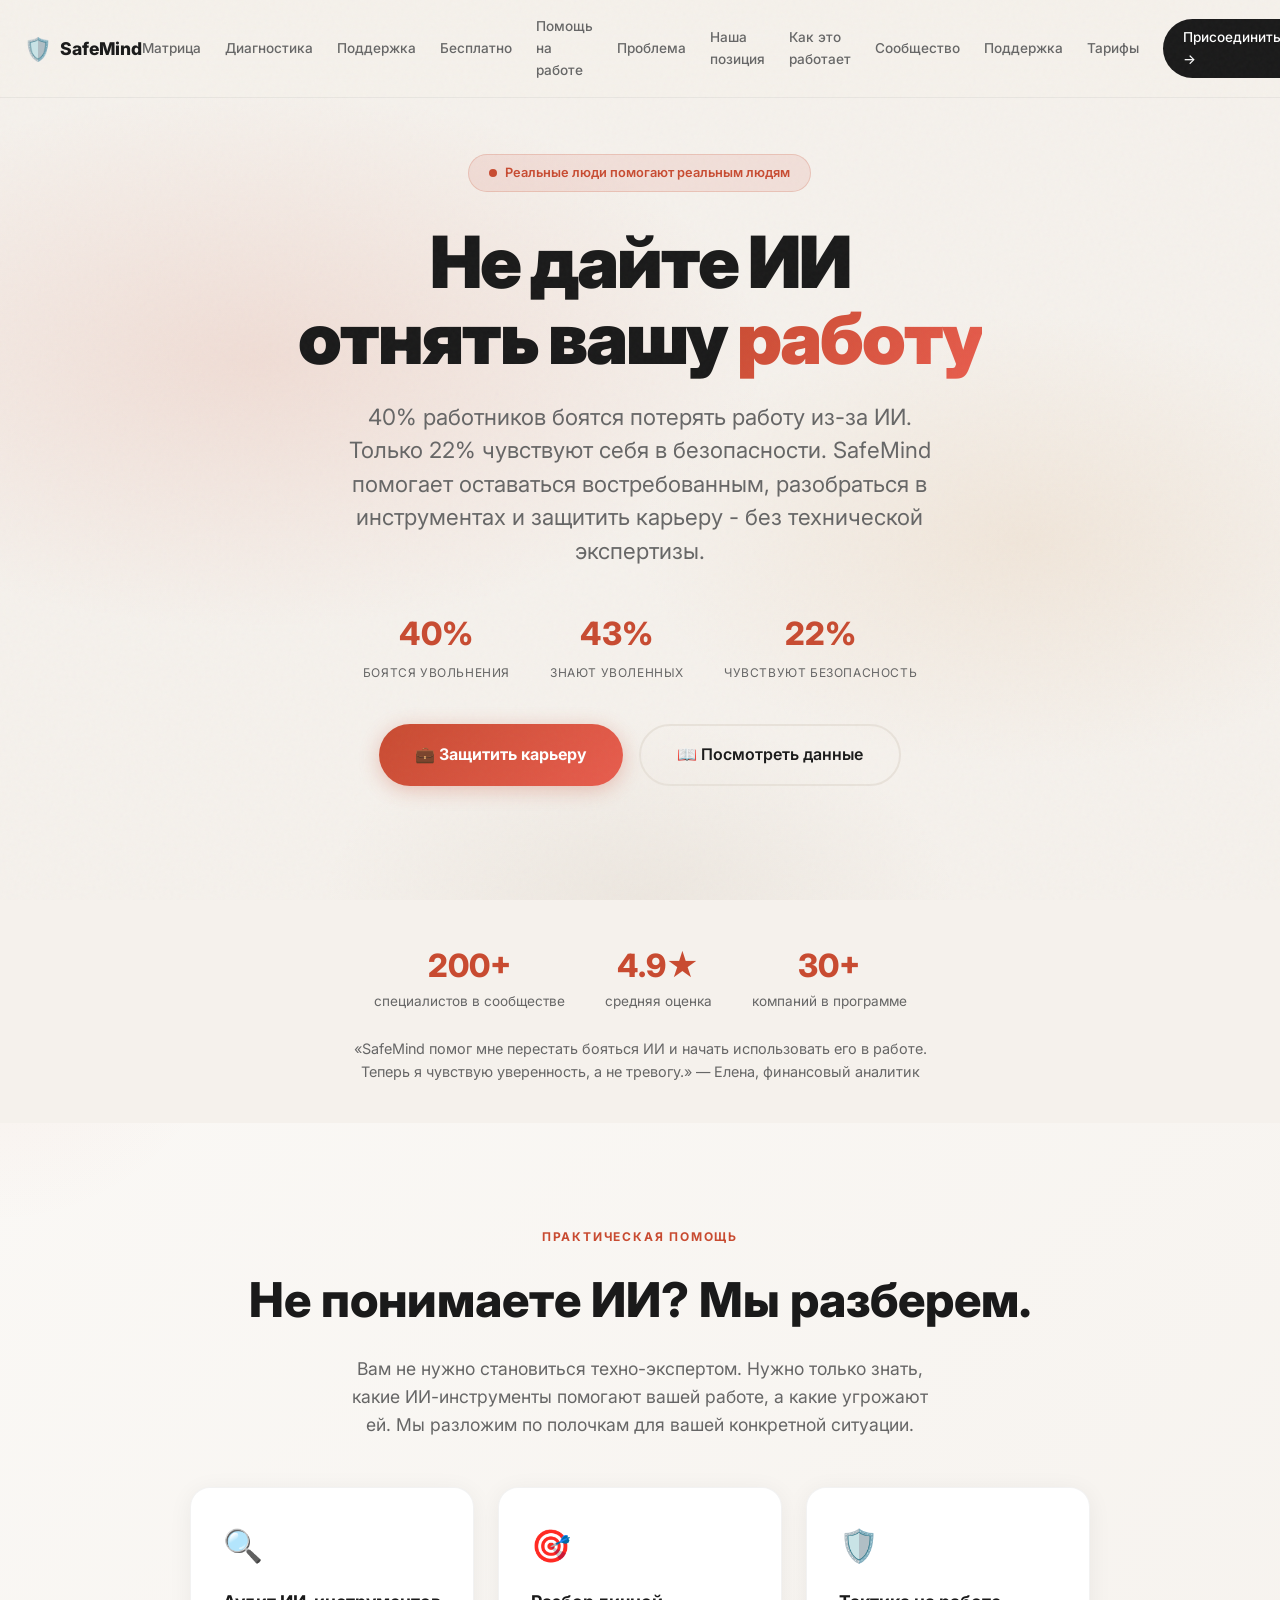
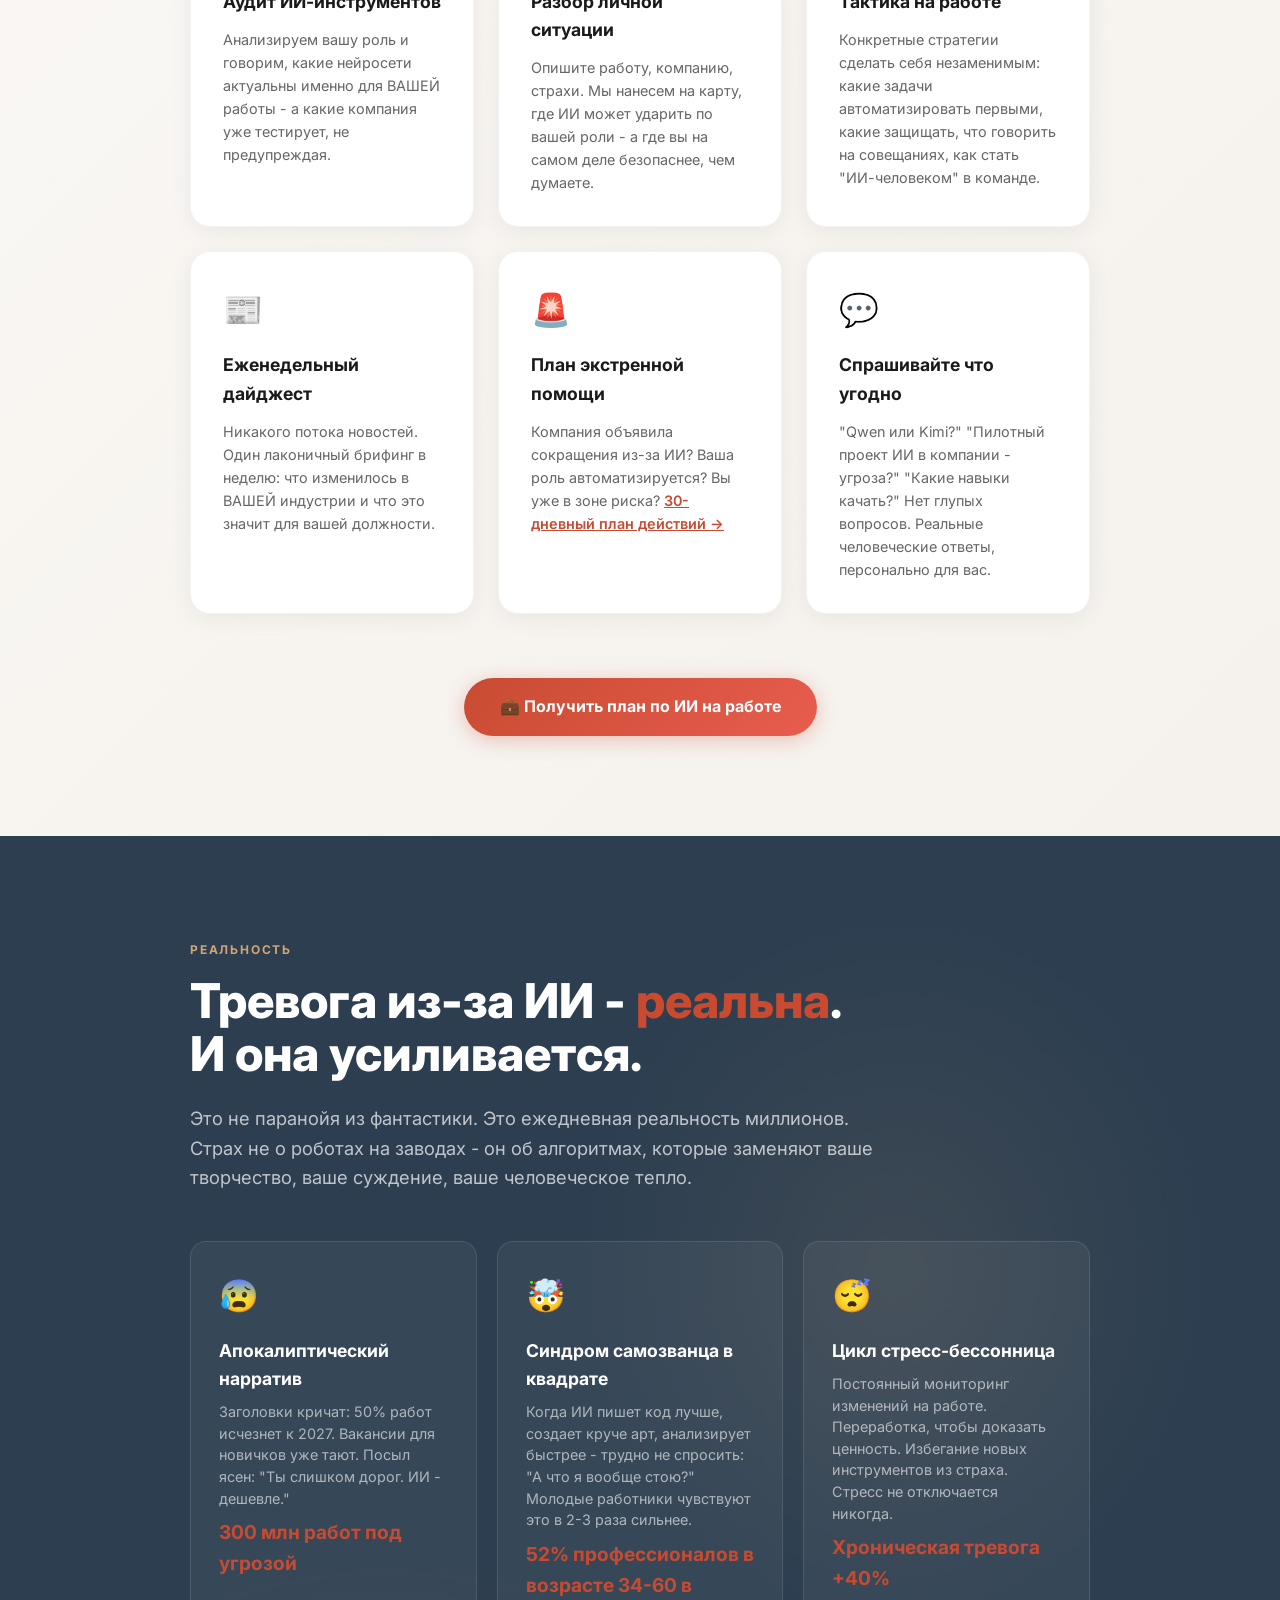
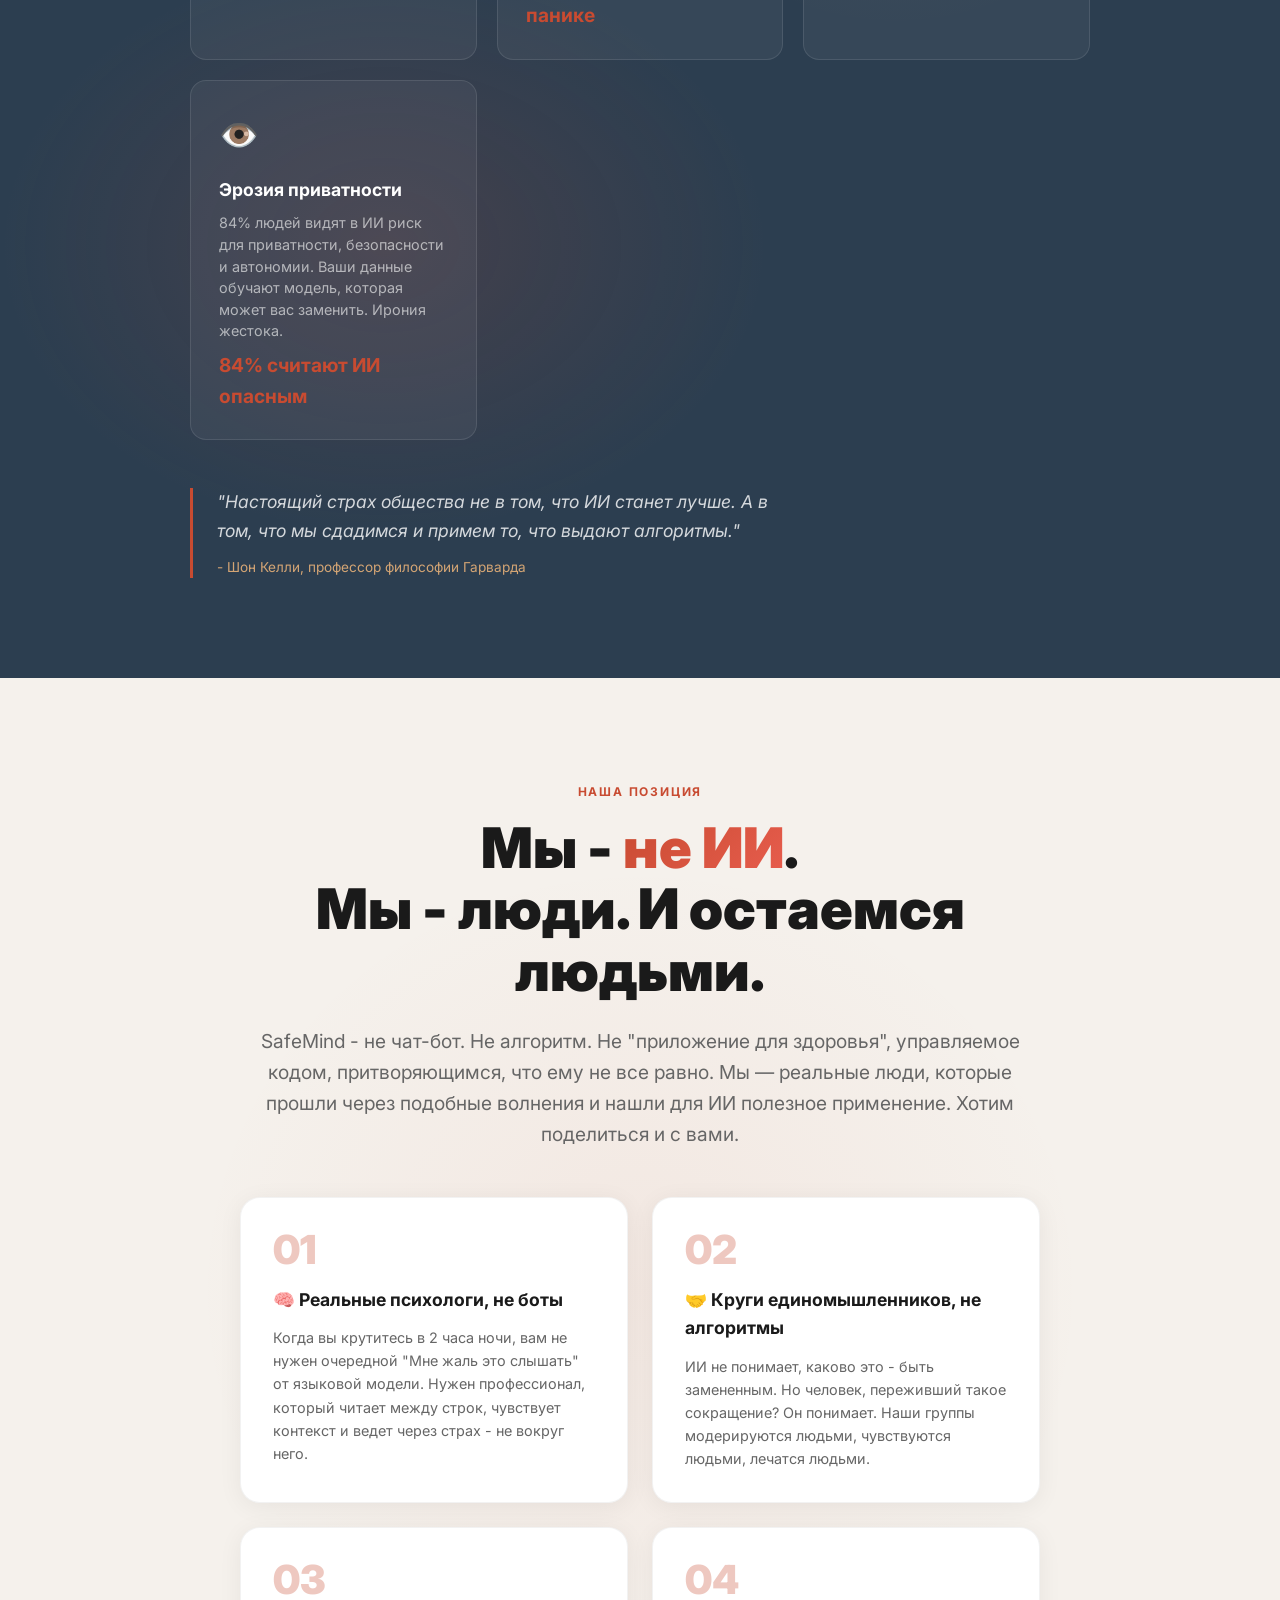
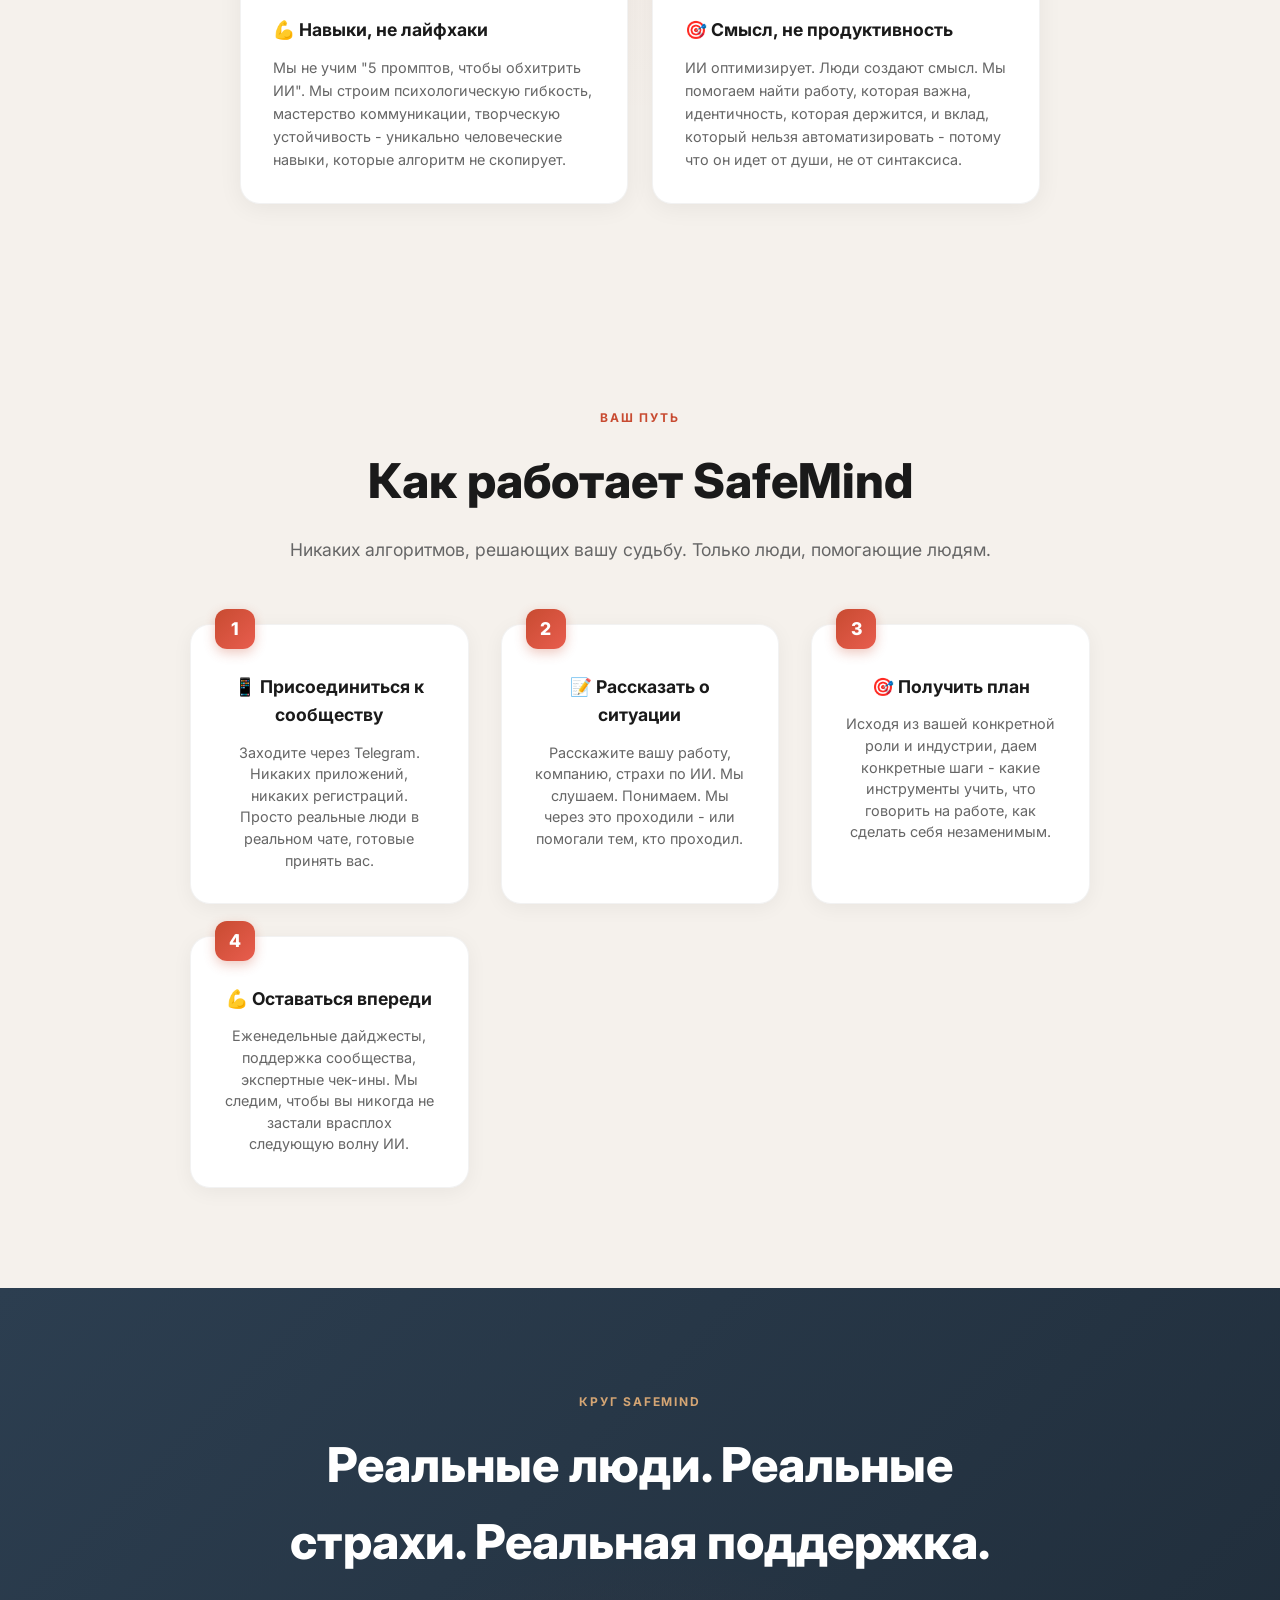
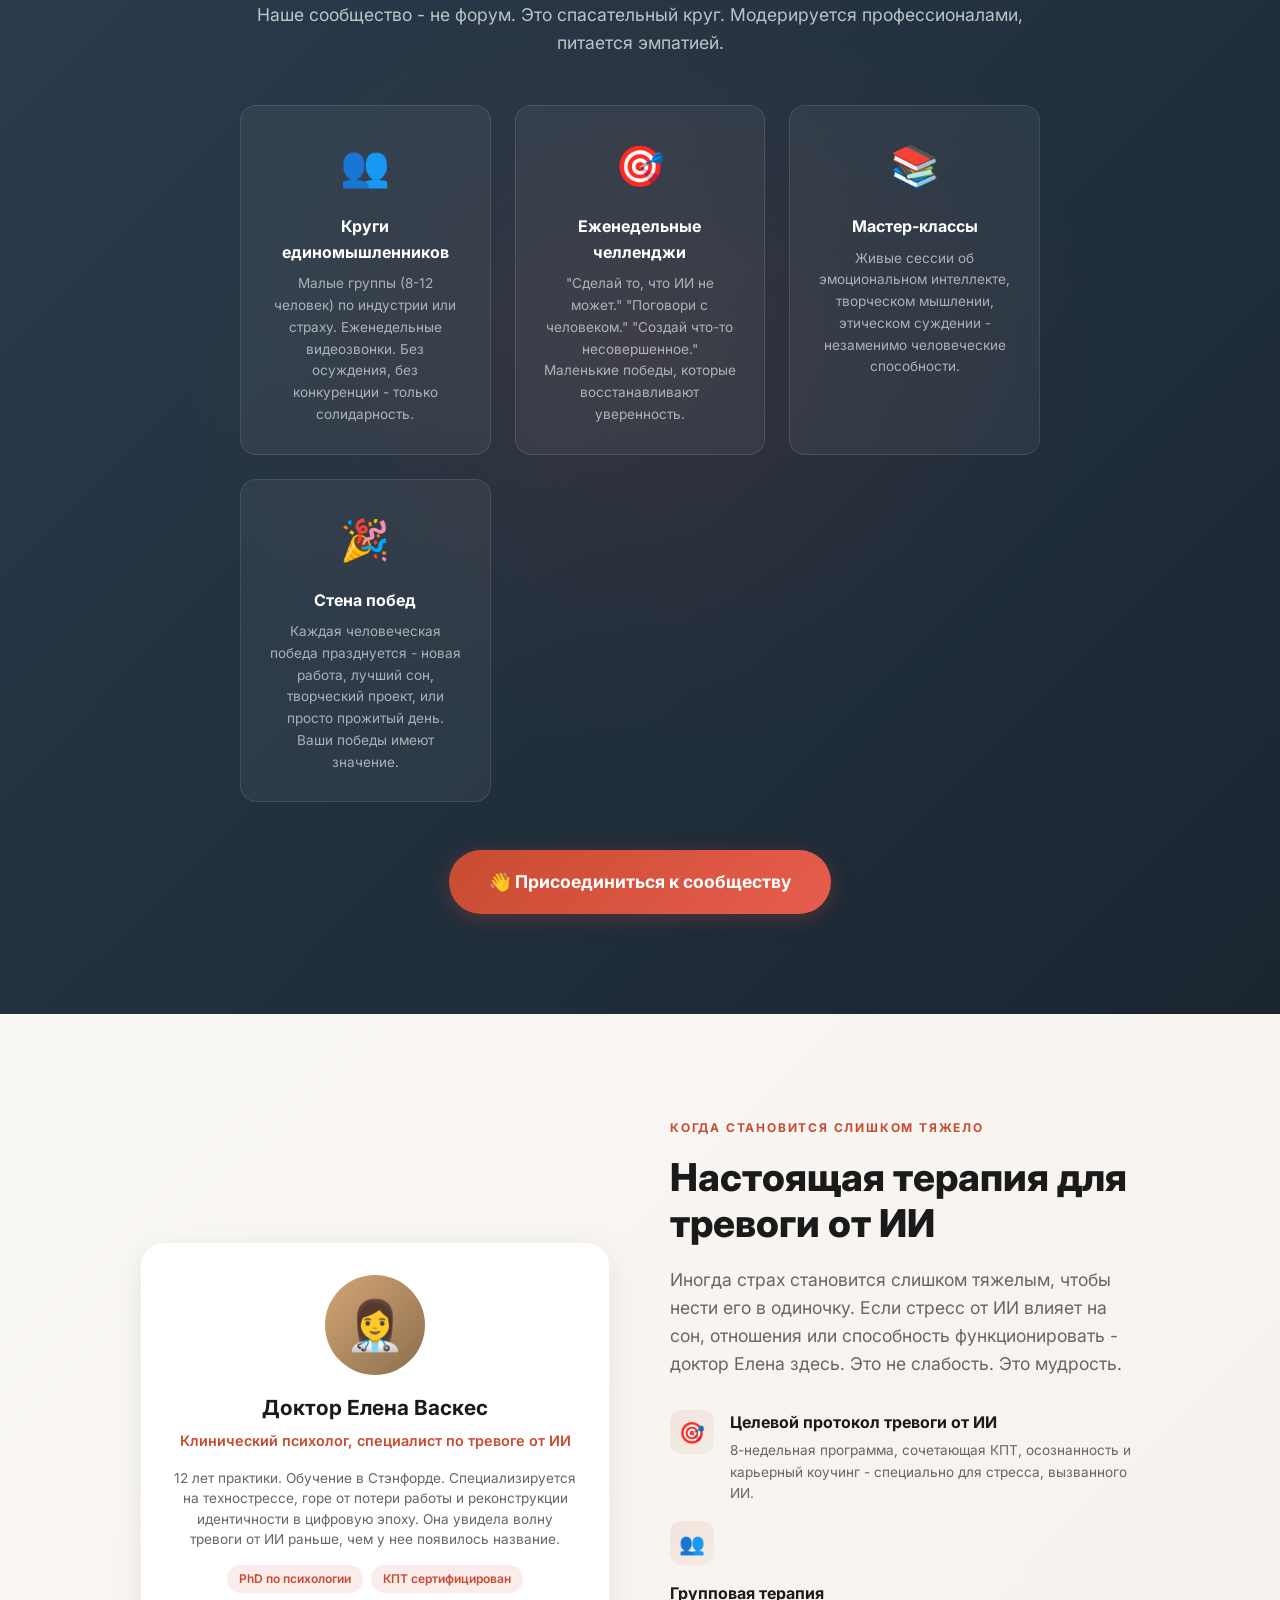
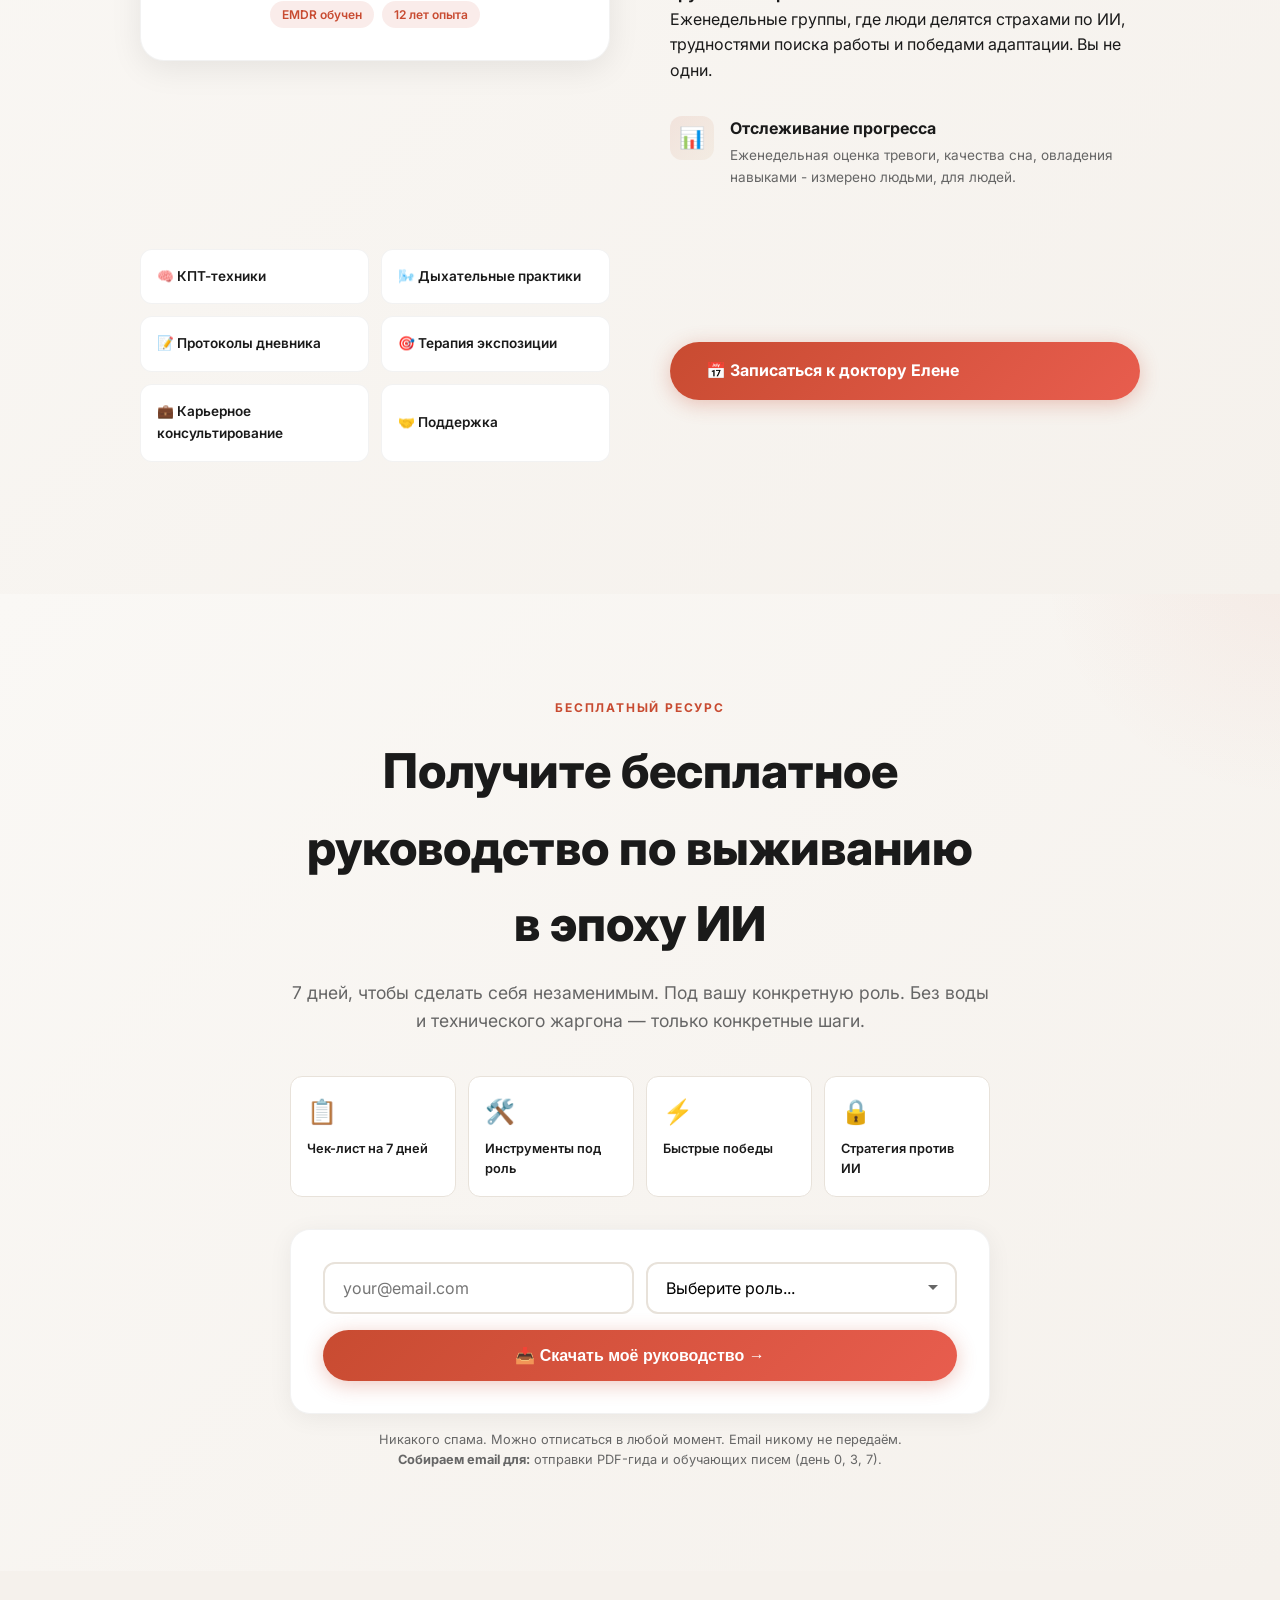
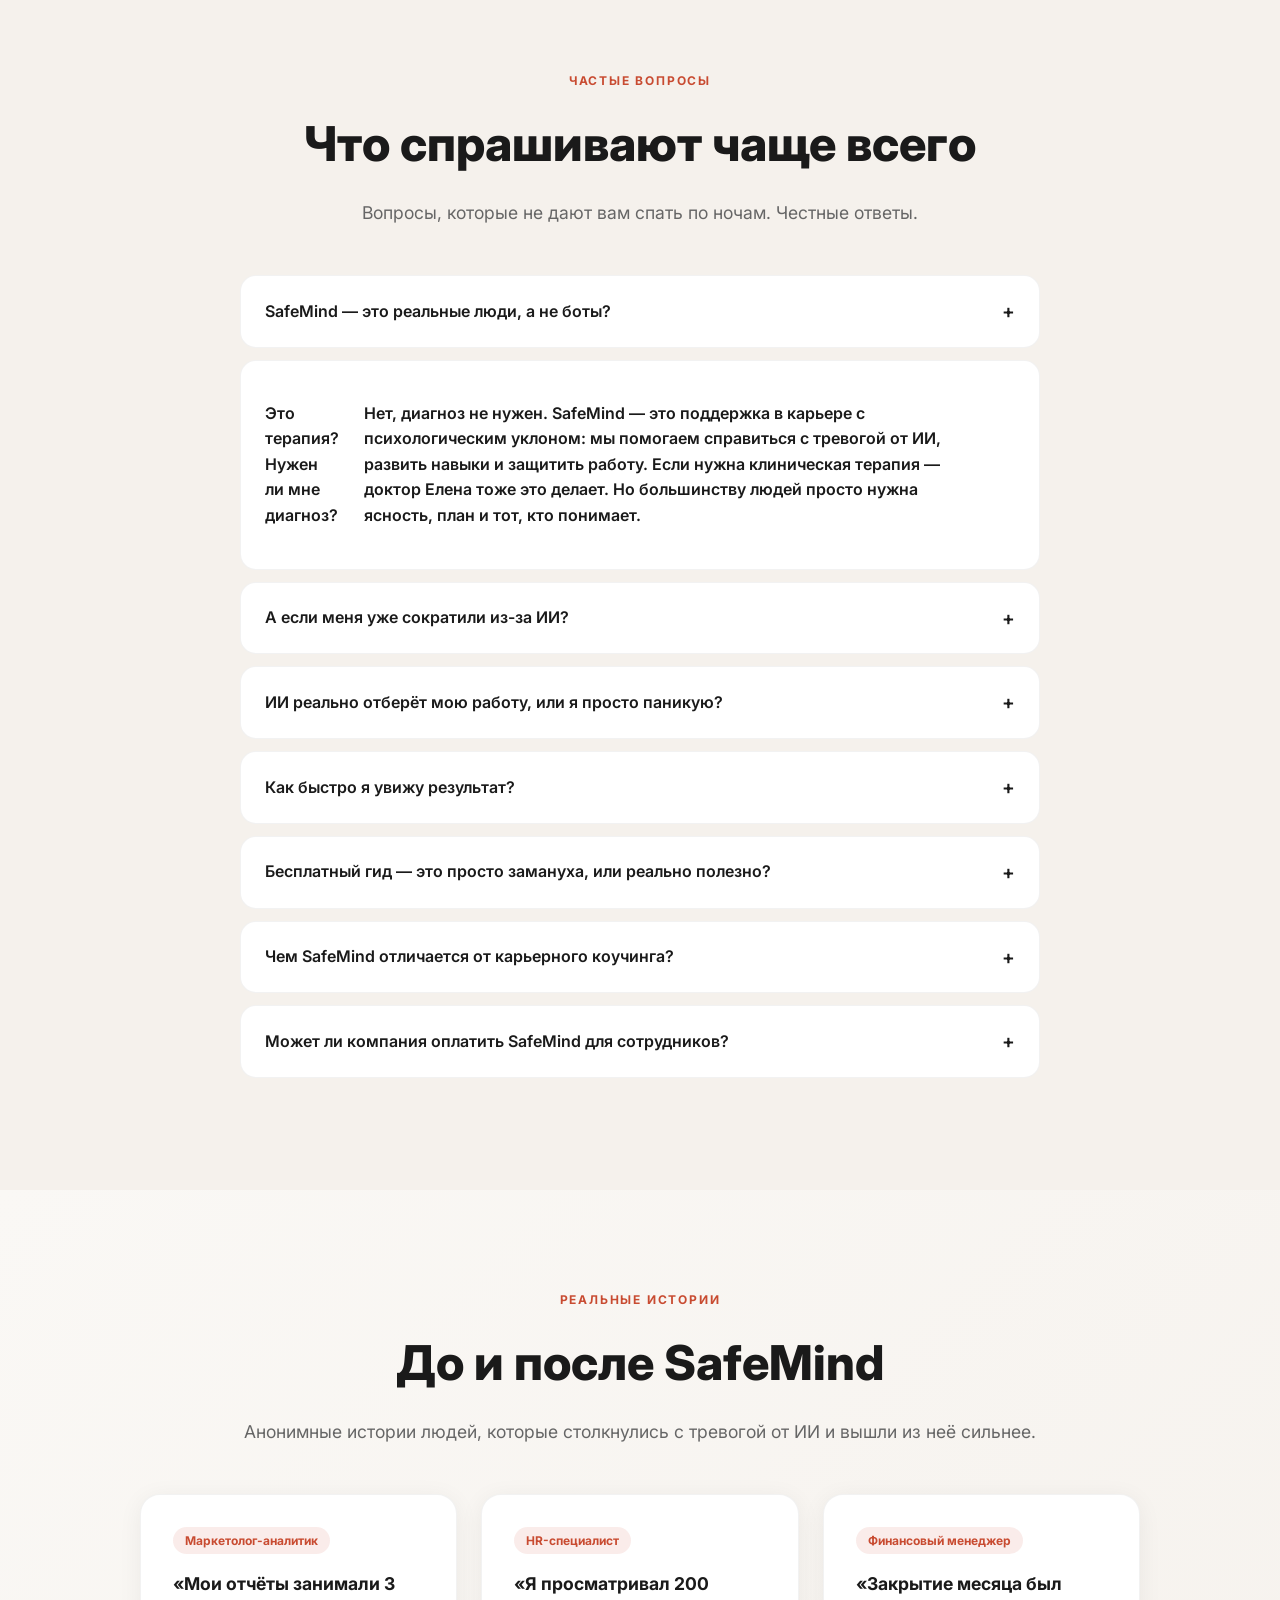
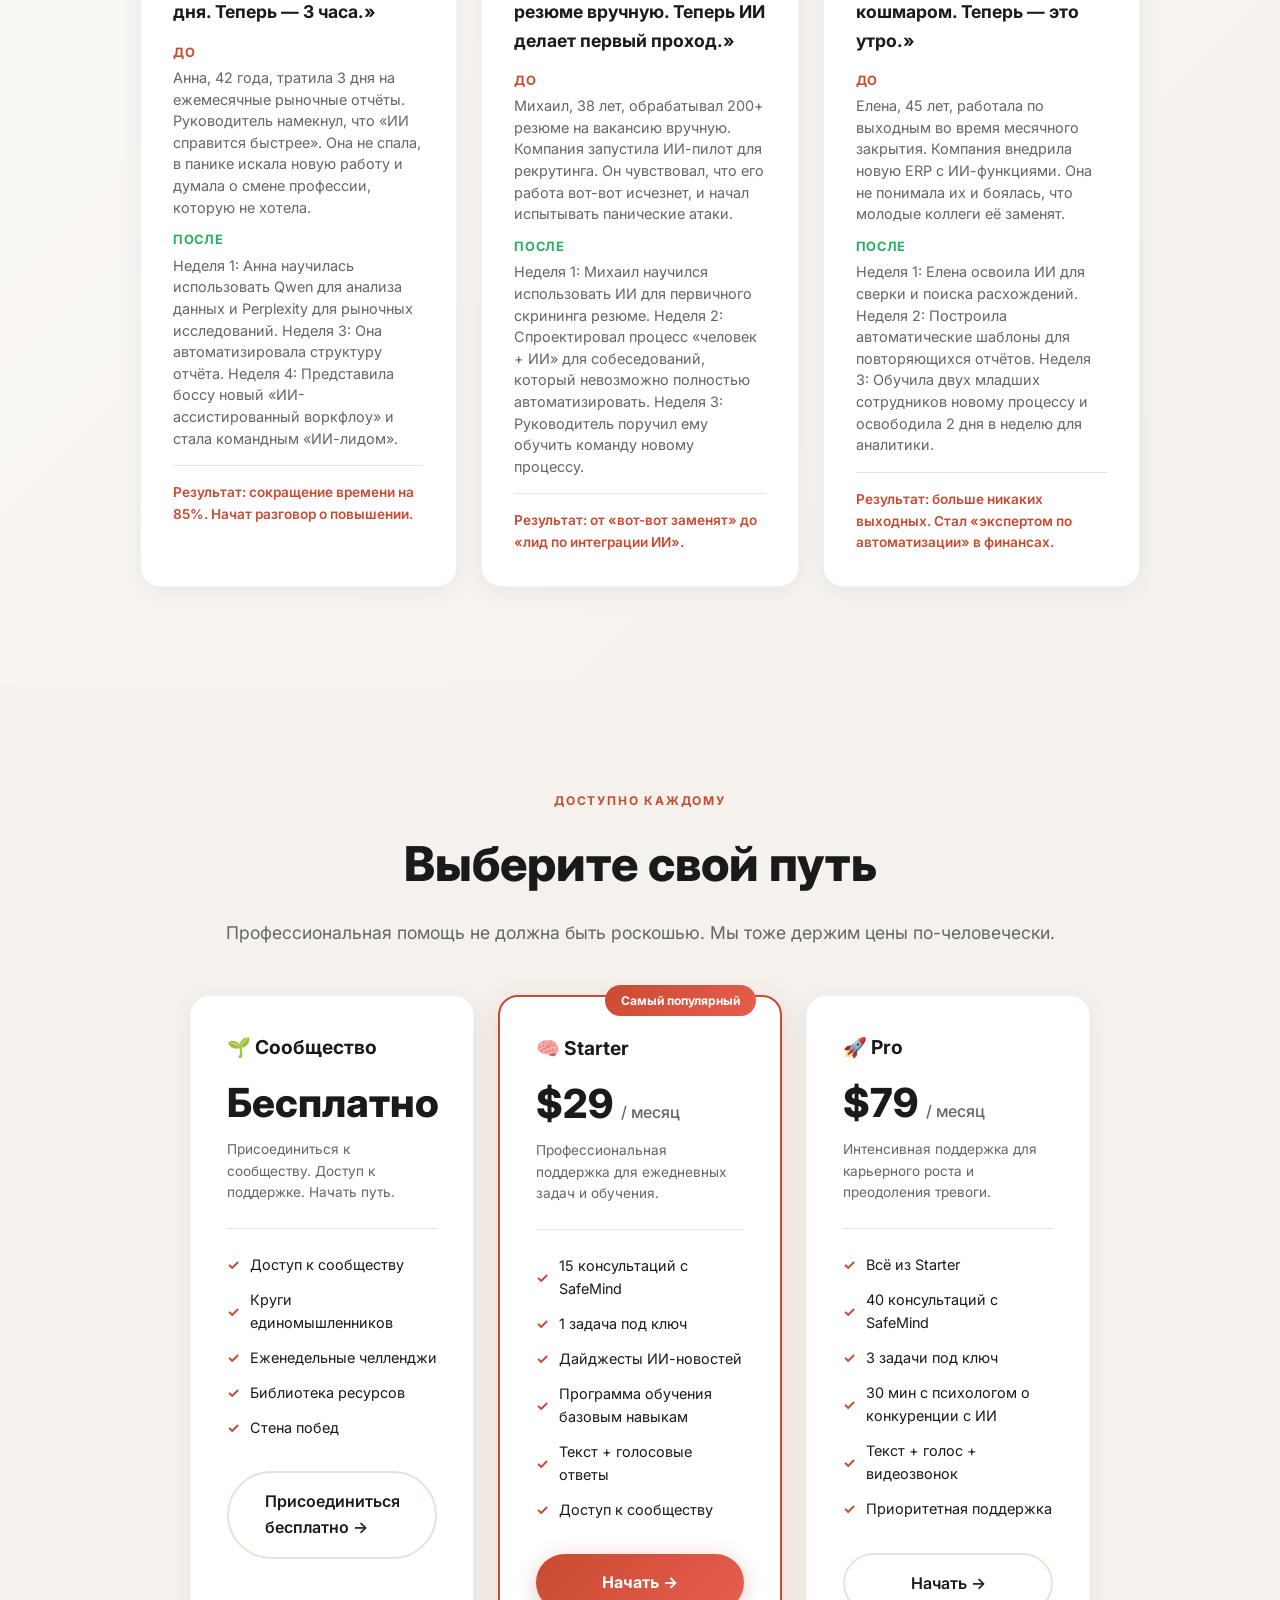
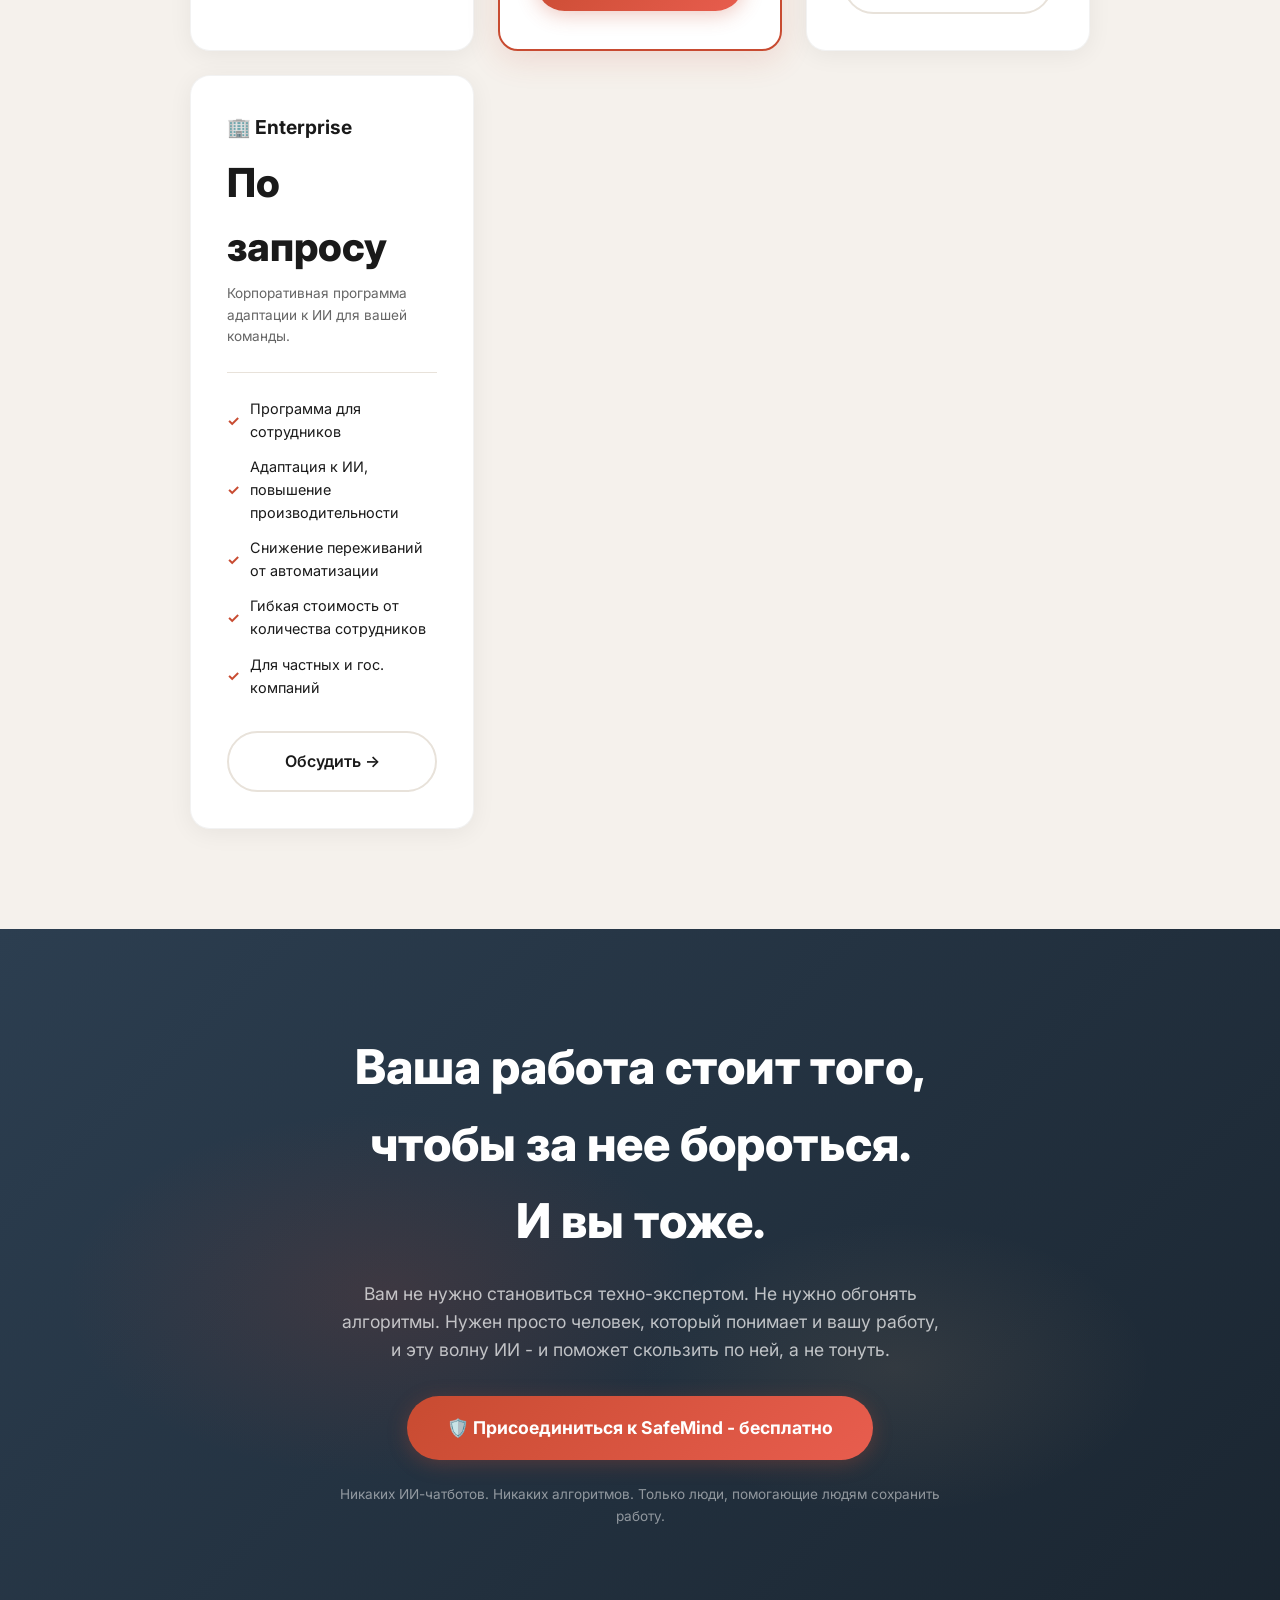
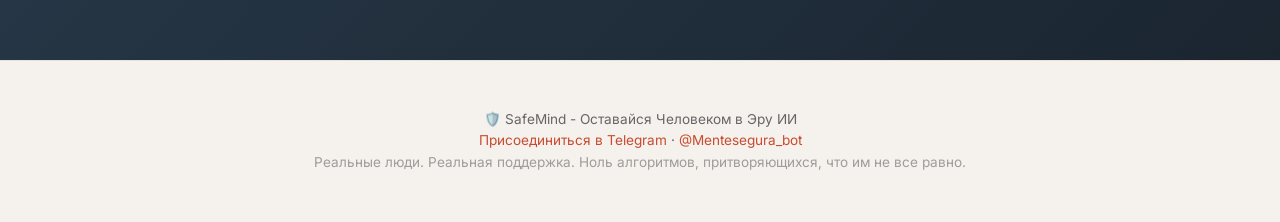
<file: ru/index.html>
<!DOCTYPE html>
<html lang="ru">
<head>
<meta charset="UTF-8">
<meta name="viewport" content="width=device-width, initial-scale=1.0">
<meta name="description" content="SafeMind — оставайся человеком в эру ИИ. Психологическая поддержка, обучение, помощь в разработке цифровых помощников.">
<meta property="og:title" content="SafeMind - Оставайся Человеком в Эру ИИ">
<meta property="og:description" content="Психологическая поддержка, обучение, помощь в разработке цифровых помощников. Присоединяйтесь к 200+ специалистам.">
<meta property="og:type" content="website">
<meta property="og:url" content="https://safemind.pro/ru/">
<title>SafeMind - Оставайся Человеком в Эру ИИ</title>
<link href="https://fonts.googleapis.com/css2?family=Inter:wght@400;500;600;700;800;900&display=swap" rel="stylesheet">
<link rel="stylesheet" href="../assets/style.css">
<link rel="icon" href="data:image/svg+xml,%3Csvg xmlns='http://www.w3.org/2000/svg' viewBox='0 0 100 100'%3E%3Ctext y='.9em' font-size='90'%3E🛡️%3C/text%3E%3C/svg%3E">
<style>
:root {
--bg: #F5F1EC;
--fg: #1a1a1a;
--accent: #C84B31;
--accent2: #D4A574;
--dark: #2C3E50;
--card: #fff;
--muted: #666;
--light: #e8e2da;
--gradient1: #C84B31;
--gradient2: #E85D4E;
--gradient3: #D4A574;
--gradient4: #8B6F4E;
}

* { margin: 0; padding: 0; box-sizing: border-box; }
body {
font-family: 'Inter', -apple-system, sans-serif;
background: var(--bg);
color: var(--fg);
line-height: 1.6;
overflow-x: hidden;
}

/* Noise texture overlay */
body::before {
content: '';
position: fixed;
inset: 0;
opacity: 0.03;
pointer-events: none;
background-image: url("data:image/svg+xml,%3Csvg viewBox='0 0 256 256' xmlns='http://www.w3.org/2000/svg'%3E%3Cfilter id='n'%3E%3CfeTurbulence type='fractalNoise' baseFrequency='0.9' numOctaves='4' stitchTiles='stitch'/%3E%3C/filter%3E%3Crect width='100%25' height='100%25' filter='url(%23n)'/%3E%3C/svg%3E");
z-index: 9999;
}

/* Navigation */
nav {
position: fixed;
top: 0;
left: 0;
right: 0;
z-index: 100;
padding: 16px 24px;
display: flex;
justify-content: space-between;
align-items: center;
background: rgba(245, 241, 236, 0.85);
backdrop-filter: blur(20px);
border-bottom: 1px solid rgba(0,0,0,0.05);
}
.nav-logo {
display: flex;
align-items: center;
gap: 8px;
font-weight: 800;
font-size: 1.1rem;
color: var(--fg);
text-decoration: none;
}
.nav-logo span { font-size: 1.4rem; }
.nav-links {
display: flex;
gap: 24px;
align-items: center;
}
.nav-links a {
text-decoration: none;
color: var(--muted);
font-size: 0.85rem;
font-weight: 500;
transition: color 0.3s;
}
.nav-links a:hover { color: var(--accent); }
.nav-cta {
background: var(--fg);
color: #fff !important;
padding: 8px 20px;
border-radius: 50px;
font-weight: 600;
}
.nav-cta:hover { background: var(--accent); }

/* Hero */
.hero {
min-height: 100vh;
display: flex;
align-items: center;
justify-content: center;
text-align: center;
padding: 120px 20px 80px;
position: relative;
overflow: hidden;
}

.hero-bg {
position: absolute;
inset: 0;
background: 
radial-gradient(ellipse 80% 60% at 20% 40%, rgba(200,75,49,0.12) 0%, transparent 50%),
radial-gradient(ellipse 60% 50% at 80% 60%, rgba(212,165,116,0.15) 0%, transparent 50%),
radial-gradient(ellipse 50% 40% at 50% 100%, rgba(139,111,78,0.08) 0%, transparent 50%);
pointer-events: none;
}

.hero-content { position: relative; z-index: 2; max-width: 800px; }
.hero-badge {
display: inline-flex;
align-items: center;
gap: 8px;
background: rgba(200,75,49,0.1);
color: var(--accent);
padding: 8px 20px;
border-radius: 50px;
font-size: 0.8rem;
font-weight: 600;
margin-bottom: 32px;
border: 1px solid rgba(200,75,49,0.2);
}
.hero-badge .pulse {
width: 8px;
height: 8px;
background: var(--accent);
border-radius: 50%;
animation: pulse 2s infinite;
}
@keyframes pulse {
0%, 100% { opacity: 1; transform: scale(1); }
50% { opacity: 0.5; transform: scale(1.2); }
}

.hero h1 {
font-size: clamp(2.5rem, 6vw, 4.5rem);
font-weight: 900;
line-height: 1.05;
margin-bottom: 24px;
letter-spacing: -0.03em;
}
.hero h1 .highlight {
background: linear-gradient(135deg, var(--gradient1), var(--gradient2));
-webkit-background-clip: text;
-webkit-text-fill-color: transparent;
background-clip: text;
}

.hero-subtitle {
font-size: clamp(1.1rem, 2.5vw, 1.4rem);
color: var(--muted);
max-width: 600px;
margin: 0 auto 40px;
line-height: 1.5;
}

.hero-stats {
display: flex;
justify-content: center;
gap: 40px;
margin-bottom: 40px;
flex-wrap: wrap;
}
.hero-stat {
text-align: center;
}
.hero-stat-number {
font-size: 2rem;
font-weight: 800;
color: var(--accent);
display: block;
}
.hero-stat-label {
font-size: 0.75rem;
color: var(--muted);
text-transform: uppercase;
letter-spacing: 0.05em;
}

.cta-group {
display: flex;
gap: 16px;
justify-content: center;
flex-wrap: wrap;
}
.btn-primary {
background: linear-gradient(135deg, var(--gradient1), var(--gradient2));
color: #fff;
padding: 16px 36px;
border-radius: 50px;
text-decoration: none;
font-weight: 700;
font-size: 1rem;
display: inline-flex;
align-items: center;
gap: 8px;
transition: all 0.3s;
box-shadow: 0 4px 20px rgba(200,75,49,0.3);
border: none;
cursor: pointer;
}
.btn-primary:hover {
transform: translateY(-2px);
box-shadow: 0 8px 30px rgba(200,75,49,0.4);
}
.btn-secondary {
background: transparent;
color: var(--fg);
padding: 16px 36px;
border-radius: 50px;
text-decoration: none;
font-weight: 600;
font-size: 1rem;
border: 2px solid var(--light);
display: inline-flex;
align-items: center;
gap: 8px;
transition: all 0.3s;
}
.btn-secondary:hover {
border-color: var(--accent);
color: var(--accent);
}

/* Scroll indicator */
.scroll-indicator {
position: absolute;
bottom: 30px;
left: 50%;
transform: translateX(-50%);
display: flex;
flex-direction: column;
align-items: center;
gap: 8px;
color: var(--muted);
font-size: 0.75rem;
animation: bounce 2s infinite;
}
@keyframes bounce {
0%, 100% { transform: translateX(-50%) translateY(0); }
50% { transform: translateX(-50%) translateY(8px); }
}

/* Workplace AI Support */
.workplace-ai {
padding: 100px 20px;
background: linear-gradient(135deg, #faf8f5 0%, #f5f1ec 100%);
position: relative;
overflow: hidden;
}
.workplace-ai::before {
content: '';
position: absolute;
top: -30%;
left: -20%;
width: 500px;
height: 500px;
background: radial-gradient(circle, rgba(200,75,49,0.06) 0%, transparent 70%);
pointer-events: none;
}
.workplace-content {
max-width: 900px;
margin: 0 auto;
text-align: center;
position: relative;
z-index: 2;
}
.workplace-content h2 {
font-size: clamp(2rem, 4vw, 3rem);
font-weight: 800;
margin-bottom: 16px;
}
.workplace-content .subtitle {
color: var(--muted);
font-size: 1.1rem;
margin-bottom: 48px;
max-width: 600px;
margin-left: auto;
margin-right: auto;
}
.workplace-grid {
display: grid;
grid-template-columns: repeat(auto-fit, minmax(280px, 1fr));
gap: 24px;
text-align: left;
margin-bottom: 32px;
}
.workplace-card {
background: var(--card);
border-radius: 20px;
padding: 32px;
box-shadow: 0 4px 24px rgba(0,0,0,0.06);
border: 1px solid rgba(0,0,0,0.05);
transition: all 0.3s;
}
.workplace-card:hover {
transform: translateY(-4px);
box-shadow: 0 12px 40px rgba(0,0,0,0.1);
}
.workplace-icon {
font-size: 2rem;
margin-bottom: 16px;
display: block;
}
.workplace-card h3 {
font-size: 1.1rem;
font-weight: 700;
margin-bottom: 12px;
}
.workplace-card p {
font-size: 0.9rem;
color: var(--muted);
line-height: 1.6;
}

/* Fear Section - THE PROBLEM */
.fear-section {
padding: 100px 20px;
background: var(--dark);
color: #fff;
position: relative;
overflow: hidden;
}
.fear-section::before {
content: '';
position: absolute;
inset: 0;
background: 
radial-gradient(ellipse 60% 40% at 30% 70%, rgba(200,75,49,0.15) 0%, transparent 50%),
radial-gradient(ellipse 50% 50% at 70% 30%, rgba(212,165,116,0.1) 0%, transparent 50%);
}
.fear-content {
max-width: 900px;
margin: 0 auto;
position: relative;
z-index: 2;
}
.section-label {
display: inline-block;
color: var(--accent2);
font-size: 0.75rem;
font-weight: 700;
text-transform: uppercase;
letter-spacing: 0.15em;
margin-bottom: 16px;
}
.fear-section h2 {
font-size: clamp(2rem, 4vw, 3rem);
font-weight: 800;
margin-bottom: 24px;
line-height: 1.1;
}
.fear-section h2 .red { color: var(--accent); }
.fear-desc {
font-size: 1.15rem;
color: rgba(255,255,255,0.7);
margin-bottom: 48px;
max-width: 700px;
}

.fear-grid {
display: grid;
grid-template-columns: repeat(auto-fit, minmax(250px, 1fr));
gap: 20px;
margin-bottom: 48px;
}
.fear-card {
background: rgba(255,255,255,0.05);
border: 1px solid rgba(255,255,255,0.1);
border-radius: 16px;
padding: 28px;
transition: all 0.3s;
}
.fear-card:hover {
background: rgba(255,255,255,0.08);
border-color: rgba(200,75,49,0.3);
transform: translateY(-4px);
}
.fear-card-icon {
font-size: 2rem;
margin-bottom: 16px;
display: block;
}
.fear-card h3 {
font-size: 1.1rem;
font-weight: 700;
margin-bottom: 8px;
}
.fear-card p {
font-size: 0.9rem;
color: rgba(255,255,255,0.6);
line-height: 1.5;
}
.fear-card .stat {
color: var(--accent);
font-weight: 700;
font-size: 1.2rem;
margin-top: 8px;
}

.fear-quote {
border-left: 3px solid var(--accent);
padding-left: 24px;
font-style: italic;
font-size: 1.1rem;
color: rgba(255,255,255,0.8);
max-width: 600px;
}
.fear-quote cite {
display: block;
margin-top: 12px;
font-style: normal;
font-size: 0.85rem;
color: var(--accent2);
}

/* Manifesto Section - WE ARE NOT AI */
.manifesto {
padding: 100px 20px;
text-align: center;
background: var(--bg);
position: relative;
}
.manifesto::before {
content: '';
position: absolute;
inset: 0;
background: 
radial-gradient(ellipse 50% 50% at 50% 50%, rgba(200,75,49,0.06) 0%, transparent 70%);
}
.manifesto-content {
max-width: 800px;
margin: 0 auto;
position: relative;
z-index: 2;
}
.manifesto h2 {
font-size: clamp(2rem, 5vw, 3.5rem);
font-weight: 900;
margin-bottom: 24px;
line-height: 1.1;
}
.manifesto h2 .not-ai {
background: linear-gradient(135deg, var(--gradient1), var(--gradient2));
-webkit-background-clip: text;
-webkit-text-fill-color: transparent;
background-clip: text;
}
.manifesto-subtitle {
font-size: 1.2rem;
color: var(--muted);
margin-bottom: 48px;
}

.not-ai-grid {
display: grid;
grid-template-columns: repeat(auto-fit, minmax(280px, 1fr));
gap: 24px;
text-align: left;
margin-top: 48px;
}
.not-ai-card {
background: var(--card);
border-radius: 20px;
padding: 32px;
box-shadow: 0 4px 24px rgba(0,0,0,0.06);
border: 1px solid rgba(0,0,0,0.05);
transition: all 0.3s;
}
.not-ai-card:hover {
transform: translateY(-4px);
box-shadow: 0 12px 40px rgba(0,0,0,0.1);
}
.not-ai-card .number {
font-size: 2.5rem;
font-weight: 900;
color: var(--accent);
opacity: 0.3;
line-height: 1;
margin-bottom: 16px;
}
.not-ai-card h3 {
font-size: 1.1rem;
font-weight: 700;
margin-bottom: 12px;
}
.not-ai-card p {
font-size: 0.9rem;
color: var(--muted);
line-height: 1.6;
}

/* How It Works */
.how-it-works {
padding: 100px 20px;
background: var(--bg);
position: relative;
}
.how-content {
max-width: 900px;
margin: 0 auto;
text-align: center;
}
.how-content h2 {
font-size: clamp(2rem, 4vw, 3rem);
font-weight: 800;
margin-bottom: 16px;
}
.how-content .subtitle {
color: var(--muted);
font-size: 1.1rem;
margin-bottom: 60px;
}

.steps {
display: grid;
grid-template-columns: repeat(auto-fit, minmax(220px, 1fr));
gap: 32px;
text-align: left;
}
.step {
position: relative;
padding: 32px;
background: var(--card);
border-radius: 20px;
box-shadow: 0 4px 20px rgba(0,0,0,0.05);
border: 1px solid rgba(0,0,0,0.05);
}
.step-number {
position: absolute;
top: -16px;
left: 24px;
width: 40px;
height: 40px;
background: linear-gradient(135deg, var(--gradient1), var(--gradient2));
color: #fff;
border-radius: 12px;
display: flex;
align-items: center;
justify-content: center;
font-weight: 800;
font-size: 1.1rem;
box-shadow: 0 4px 12px rgba(200,75,49,0.3);
}
.step h3 {
font-size: 1.1rem;
font-weight: 700;
margin: 16px 0 12px;
}
.step p {
font-size: 0.9rem;
color: var(--muted);
line-height: 1.5;
}

/* Community Section */
.community {
padding: 100px 20px;
background: linear-gradient(135deg, var(--dark) 0%, #1a2530 100%);
color: #fff;
text-align: center;
position: relative;
overflow: hidden;
}
.community::before {
content: '';
position: absolute;
inset: 0;
background: 
radial-gradient(ellipse 60% 50% at 50% 50%, rgba(200,75,49,0.1) 0%, transparent 60%);
}
.community-content {
max-width: 800px;
margin: 0 auto;
position: relative;
z-index: 2;
}
.community h2 {
font-size: clamp(2rem, 4vw, 3rem);
font-weight: 800;
margin-bottom: 20px;
}
.community > div > p {
font-size: 1.1rem;
color: rgba(255,255,255,0.7);
margin-bottom: 48px;
}

.community-features {
display: grid;
grid-template-columns: repeat(auto-fit, minmax(200px, 1fr));
gap: 24px;
margin-bottom: 48px;
}
.community-feature {
background: rgba(255,255,255,0.05);
border: 1px solid rgba(255,255,255,0.1);
border-radius: 16px;
padding: 28px;
transition: all 0.3s;
}
.community-feature:hover {
background: rgba(255,255,255,0.08);
transform: translateY(-4px);
}
.community-feature-icon {
font-size: 2.5rem;
margin-bottom: 16px;
display: block;
}
.community-feature h3 {
font-size: 1rem;
font-weight: 700;
margin-bottom: 8px;
}
.community-feature p {
font-size: 0.85rem;
color: rgba(255,255,255,0.6);
}

/* Psychologist Section */
.psychologist {
padding: 100px 20px;
background: linear-gradient(135deg, #faf8f5 0%, #f5f1ec 100%);
position: relative;
overflow: hidden;
}
.psychologist::before {
content: '';
position: absolute;
top: -50%;
right: -20%;
width: 600px;
height: 600px;
background: radial-gradient(circle, rgba(200,75,49,0.08) 0%, transparent 70%);
pointer-events: none;
}
.psychologist-content {
max-width: 1000px;
margin: 0 auto;
display: grid;
grid-template-columns: 1fr 1fr;
gap: 60px;
align-items: center;
position: relative;
z-index: 2;
}
@media (max-width: 768px) {
.psychologist-content { grid-template-columns: 1fr; gap: 40px; }
}

.psychologist-visual {
display: flex;
flex-direction: column;
gap: 20px;
}
.psychologist-card {
background: var(--card);
border-radius: 24px;
padding: 32px;
box-shadow: 0 8px 32px rgba(0,0,0,0.08);
text-align: center;
border: 1px solid rgba(0,0,0,0.05);
}
.psychologist-avatar {
width: 100px;
height: 100px;
border-radius: 50%;
background: linear-gradient(135deg, var(--gradient3), var(--gradient4));
display: flex;
align-items: center;
justify-content: center;
font-size: 3rem;
margin: 0 auto 16px;
}
.psychologist-card h3 {
font-size: 1.3rem;
font-weight: 700;
margin-bottom: 4px;
}
.psychologist-card .title {
color: var(--accent);
font-weight: 600;
font-size: 0.9rem;
margin-bottom: 16px;
}
.psychologist-card .bio {
font-size: 0.85rem;
color: var(--muted);
line-height: 1.5;
}
.psychologist-card .credentials {
display: flex;
flex-wrap: wrap;
gap: 8px;
justify-content: center;
margin-top: 16px;
}
.credential-tag {
background: rgba(200,75,49,0.1);
color: var(--accent);
padding: 4px 12px;
border-radius: 50px;
font-size: 0.75rem;
font-weight: 600;
}

.psychologist-info h2 {
font-size: clamp(1.8rem, 3vw, 2.5rem);
font-weight: 800;
margin-bottom: 20px;
line-height: 1.2;
}
.psychologist-info .lead {
font-size: 1.1rem;
color: var(--muted);
margin-bottom: 32px;
}
.psychologist-features {
display: flex;
flex-direction: column;
gap: 16px;
margin-bottom: 32px;
}
.psychologist-feature {
display: flex;
gap: 16px;
align-items: flex-start;
}
.psychologist-feature-icon {
width: 44px;
height: 44px;
border-radius: 12px;
background: linear-gradient(135deg, rgba(200,75,49,0.1), rgba(212,165,116,0.1));
display: flex;
align-items: center;
justify-content: center;
font-size: 1.3rem;
flex-shrink: 0;
}
.psychologist-feature h4 {
font-size: 1rem;
font-weight: 700;
margin-bottom: 4px;
}
.psychologist-feature p {
font-size: 0.85rem;
color: var(--muted);
}

.therapy-types {
display: grid;
grid-template-columns: 1fr 1fr;
gap: 12px;
margin-bottom: 32px;
}
.therapy-type {
background: var(--card);
padding: 16px;
border-radius: 12px;
font-size: 0.85rem;
font-weight: 600;
border: 1px solid rgba(0,0,0,0.05);
display: flex;
align-items: center;
gap: 8px;
}

/* Pricing */
.pricing {
padding: 100px 20px;
background: var(--bg);
}
.pricing-content {
max-width: 900px;
margin: 0 auto;
text-align: center;
}
.pricing h2 {
font-size: clamp(2rem, 4vw, 3rem);
font-weight: 800;
margin-bottom: 16px;
}
.pricing > div > p {
color: var(--muted);
font-size: 1.1rem;
margin-bottom: 48px;
}

.pricing-cards {
display: grid;
grid-template-columns: repeat(auto-fit, minmax(280px, 1fr));
gap: 24px;
text-align: left;
}
.pricing-card {
background: var(--card);
border-radius: 20px;
padding: 36px;
box-shadow: 0 4px 24px rgba(0,0,0,0.06);
border: 1px solid rgba(0,0,0,0.05);
position: relative;
transition: all 0.3s;
}
.pricing-card:hover {
transform: translateY(-4px);
box-shadow: 0 12px 40px rgba(0,0,0,0.1);
}
.pricing-card.featured {
border: 2px solid var(--accent);
box-shadow: 0 8px 32px rgba(200,75,49,0.15);
}
.pricing-badge {
position: absolute;
top: -12px;
right: 24px;
background: linear-gradient(135deg, var(--gradient1), var(--gradient2));
color: #fff;
padding: 6px 16px;
border-radius: 50px;
font-size: 0.75rem;
font-weight: 700;
}
.pricing-card h3 {
font-size: 1.2rem;
font-weight: 700;
margin-bottom: 8px;
}
.pricing-card .price {
font-size: 2.5rem;
font-weight: 800;
color: var(--fg);
margin-bottom: 4px;
}
.pricing-card .price span {
font-size: 1rem;
font-weight: 500;
color: var(--muted);
}
.pricing-card .desc {
font-size: 0.85rem;
color: var(--muted);
margin-bottom: 24px;
padding-bottom: 24px;
border-bottom: 1px solid var(--light);
}
.pricing-features {
list-style: none;
display: flex;
flex-direction: column;
gap: 12px;
margin-bottom: 32px;
}
.pricing-features li {
display: flex;
align-items: center;
gap: 10px;
font-size: 0.9rem;
}
.pricing-features li::before {
content: '✓';
color: var(--accent);
font-weight: 700;
}

/* Final CTA */
.final-cta {
padding: 100px 20px;
background: linear-gradient(135deg, var(--dark) 0%, #1a2530 100%);
color: #fff;
text-align: center;
position: relative;
overflow: hidden;
}
.final-cta::before {
content: '';
position: absolute;
inset: 0;
background: 
radial-gradient(ellipse 50% 50% at 30% 50%, rgba(200,75,49,0.15) 0%, transparent 50%),
radial-gradient(ellipse 40% 40% at 70% 60%, rgba(212,165,116,0.1) 0%, transparent 50%);
}
.final-cta-content {
max-width: 600px;
margin: 0 auto;
position: relative;
z-index: 2;
}
.final-cta h2 {
font-size: clamp(2rem, 4vw, 3rem);
font-weight: 800;
margin-bottom: 20px;
}
.final-cta p {
font-size: 1.1rem;
color: rgba(255,255,255,0.7);
margin-bottom: 32px;
}
.final-cta .btn-primary {
font-size: 1.1rem;
padding: 18px 40px;
}

/* FAQ */
.faq { padding: 100px 20px; background: var(--bg); }
.faq-content { max-width: 800px; margin: 0 auto; }
.faq-content h2 { font-size: clamp(2rem, 4vw, 3rem); font-weight: 800; margin-bottom: 16px; text-align: center; }
.faq-content .subtitle { color: var(--muted); font-size: 1.1rem; margin-bottom: 48px; text-align: center; }
.faq-item { background: var(--card); border-radius: 16px; margin-bottom: 12px; border: 1px solid rgba(0,0,0,0.05); overflow: hidden; }
.faq-question { padding: 20px 24px; cursor: pointer; display: flex; justify-content: space-between; align-items: center; font-weight: 600; font-size: 1rem; }
.faq-question:hover { color: var(--accent); }
.faq-answer { padding: 0 24px; max-height: 0; overflow: hidden; transition: all 0.3s ease; color: var(--muted); font-size: 0.95rem; line-height: 1.6; }
.faq-item.open .faq-answer { padding: 0 24px 20px; max-height: 300px; }
.faq-toggle { font-size: 1.2rem; transition: transform 0.3s; }
.faq-item.open .faq-toggle { transform: rotate(45deg); }

/* Cases */
.cases { padding: 100px 20px; background: linear-gradient(135deg, #faf8f5 0%, #f5f1ec 100%); }
.cases-content { max-width: 1000px; margin: 0 auto; }
.cases-content h2 { font-size: clamp(2rem, 4vw, 3rem); font-weight: 800; margin-bottom: 16px; text-align: center; }
.cases-content .subtitle { color: var(--muted); font-size: 1.1rem; margin-bottom: 48px; text-align: center; }
.cases-grid { display: grid; grid-template-columns: repeat(auto-fit, minmax(300px, 1fr)); gap: 24px; }
.case-card { background: var(--card); border-radius: 20px; padding: 32px; box-shadow: 0 4px 24px rgba(0,0,0,0.06); border: 1px solid rgba(0,0,0,0.05); }
.case-card .role-tag { display: inline-block; background: rgba(200,75,49,0.1); color: var(--accent); padding: 4px 12px; border-radius: 50px; font-size: 0.75rem; font-weight: 700; margin-bottom: 16px; }
.case-card h3 { font-size: 1.1rem; font-weight: 700; margin-bottom: 16px; }
.case-before, .case-after { margin-bottom: 12px; }
.case-before strong, .case-after strong { display: block; margin-bottom: 4px; font-size: 0.8rem; text-transform: uppercase; letter-spacing: 0.05em; }
.case-before strong { color: var(--accent); }
.case-after strong { color: #27ae60; }
.case-before p, .case-after p { font-size: 0.9rem; color: var(--muted); line-height: 1.5; margin: 0; }
.case-result { margin-top: 16px; padding-top: 16px; border-top: 1px solid var(--light); font-size: 0.85rem; color: var(--accent); font-weight: 600; }

/* Footer */
footer {
padding: 48px 20px;
text-align: center;
background: var(--bg);
border-top: 1px solid var(--light);
}
footer p {
font-size: 0.85rem;
color: var(--muted);
}
footer a {
color: var(--accent);
text-decoration: none;
}

/* Lead Magnet */
.leadmagnet {
padding: 100px 20px;
background: linear-gradient(135deg, #faf8f5 0%, #f5f1ec 100%);
position: relative;
overflow: hidden;
}
.leadmagnet::before {
content: '';
position: absolute;
top: -30%;
right: -20%;
width: 500px;
height: 500px;
background: radial-gradient(circle, rgba(200,75,49,0.06) 0%, transparent 70%);
pointer-events: none;
}
.leadmagnet-content {
max-width: 700px;
margin: 0 auto;
text-align: center;
position: relative;
z-index: 2;
}
.leadmagnet-content h2 {
font-size: clamp(2rem, 4vw, 3rem);
font-weight: 800;
margin-bottom: 16px;
}
.leadmagnet-content .subtitle {
color: var(--muted);
font-size: 1.1rem;
margin-bottom: 40px;
}
.leadmagnet-form-wrapper {
background: var(--card);
border-radius: 20px;
padding: 32px;
box-shadow: 0 4px 24px rgba(0,0,0,0.06);
border: 1px solid rgba(0,0,0,0.05);
}
.leadmagnet-form {
display: flex;
flex-direction: column;
gap: 0;
}
.leadmagnet-form input[type="email"],
.leadmagnet-form select {
width: 100%;
padding: 14px 18px;
border: 2px solid var(--light);
border-radius: 12px;
font-size: 1rem;
font-family: inherit;
outline: none;
transition: border-color 0.3s;
background: var(--card);
}
.leadmagnet-form input[type="email"]:focus,
.leadmagnet-form select:focus {
border-color: var(--accent);
}
.leadmagnet-form select {
appearance: none;
background-image: url("data:image/svg+xml,%3Csvg xmlns='http://www.w3.org/2000/svg' width='12' height='12' viewBox='0 0 12 12'%3E%3Cpath fill='%23666' d='M6 8L1 3h10z'/%3E%3C/svg%3E");
background-repeat: no-repeat;
background-position: right 16px center;
padding-right: 40px;
}
.leadmagnet-form .form-row {
display: grid;
grid-template-columns: 1fr 1fr;
gap: 12px;
margin-bottom: 16px;
}
@media (max-width: 640px) {
.leadmagnet-form .form-row { grid-template-columns: 1fr; }
}

/* Modal */
.modal-overlay {
position: fixed;
inset: 0;
background: rgba(0,0,0,0.5);
backdrop-filter: blur(8px);
z-index: 1000;
display: none;
align-items: center;
justify-content: center;
padding: 20px;
}
.modal-overlay.active { display: flex; }
.modal {
background: var(--card);
border-radius: 24px;
padding: 40px;
max-width: 420px;
width: 100%;
text-align: center;
box-shadow: 0 20px 60px rgba(0,0,0,0.2);
position: relative;
}
.modal-close {
position: absolute;
top: 16px;
right: 20px;
background: none;
border: none;
font-size: 1.5rem;
cursor: pointer;
color: var(--muted);
}
.modal-close:hover { color: var(--fg); }
.modal h3 {
font-size: 1.4rem;
font-weight: 800;
margin-bottom: 8px;
}
.modal p {
color: var(--muted);
margin-bottom: 24px;
font-size: 0.95rem;
}
.modal input[type="email"] {
width: 100%;
padding: 14px 18px;
border: 2px solid var(--light);
border-radius: 12px;
font-size: 1rem;
font-family: inherit;
margin-bottom: 16px;
outline: none;
transition: border-color 0.3s;
}
.modal input[type="email"]:focus {
border-color: var(--accent);
}
.modal .btn-primary {
width: 100%;
justify-content: center;
}
.modal-success {
display: none;
}
.modal-success.active {
display: block;
}
.modal-form.hidden {
display: none;
}

/* Animations */
@keyframes fadeInUp {
from { opacity: 0; transform: translateY(30px); }
to { opacity: 1; transform: translateY(0); }
}
.fade-in {
opacity: 0;
animation: fadeInUp 0.8s ease forwards;
}

/* Mobile */
@media (max-width: 640px) {
.nav-links { display: none; }
.hero-stats { gap: 24px; }
.fear-grid, .not-ai-grid { grid-template-columns: 1fr; }
.therapy-types { grid-template-columns: 1fr; }
.pricing-cards { grid-template-columns: 1fr; }
}
</style>
</head>
<body>

<!-- Navigation -->
<nav>
<a href="#" class="nav-logo">
<span>🛡️</span>
SafeMind
</a>
<div class="nav-links">
<a href="matrix.html">Матрица</a>
<a href="diagnostic.html">Диагностика</a>
<a href="support.html">Поддержка</a>
<a href="#leadmagnet">Бесплатно</a>
<a href="#workplace">Помощь на работе</a>
<a href="#fear">Проблема</a>
<a href="#manifesto">Наша позиция</a>
<a href="#how">Как это работает</a>
<a href="#community">Сообщество</a>
<a href="#psychologist">Поддержка</a>
<a href="#pricing">Тарифы</a>
<a href="https://t.me/Mentesegura_bot" class="nav-cta">Присоединиться →</a>
</div>
</nav>

<!-- Hero -->
<section class="hero">
<div class="hero-bg"></div>
<div class="hero-content">
<div class="hero-badge">
<span class="pulse"></span>
Реальные люди помогают реальным людям
</div>
<h1>
Не дайте ИИ<br>
отнять вашу <span class="highlight">работу</span>
</h1>
<p class="hero-subtitle">
40% работников боятся потерять работу из-за ИИ. Только 22% чувствуют себя в безопасности. SafeMind помогает оставаться востребованным, разобраться в инструментах и защитить карьеру - без технической экспертизы.
</p>
<div class="hero-stats">
<div class="hero-stat">
<span class="hero-stat-number">40%</span>
<span class="hero-stat-label">Боятся увольнения</span>
</div>
<div class="hero-stat">
<span class="hero-stat-number">43%</span>
<span class="hero-stat-label">Знают уволенных</span>
</div>
<div class="hero-stat">
<span class="hero-stat-number">22%</span>
<span class="hero-stat-label">Чувствуют безопасность</span>
</div>
</div>
<div class="cta-group">
<a href="#workplace" class="btn-primary">
💼 Защитить карьеру
</a>
<a href="#fear" class="btn-secondary">
📖 Посмотреть данные
</a>
</div>
</div>
<div class="scroll-indicator">
<span>↓</span>
<span>Листайте, чтобы узнать больше</span>
</div>
</section>

<!-- Social Proof -->
<section style="padding: 40px 20px; text-align: center;">
<div style="max-width: 1100px; margin: 0 auto;">
<div style="display: flex; justify-content: center; gap: 40px; flex-wrap: wrap; margin-bottom: 24px;">
<div>
<div style="font-size: 2rem; font-weight: 800; color: var(--accent);">200+</div>
<div style="font-size: 0.85rem; color: var(--muted);">специалистов в сообществе</div>
</div>
<div>
<div style="font-size: 2rem; font-weight: 800; color: var(--accent);">4.9★</div>
<div style="font-size: 0.85rem; color: var(--muted);">средняя оценка</div>
</div>
<div>
<div style="font-size: 2rem; font-weight: 800; color: var(--accent);">30+</div>
<div style="font-size: 0.85rem; color: var(--muted);">компаний в программе</div>
</div>
</div>
<p style="color: var(--muted); font-size: 0.9rem; max-width: 600px; margin: 0 auto;">
«SafeMind помог мне перестать бояться ИИ и начать использовать его в работе. Теперь я чувствую уверенность, а не тревогу.» — Елена, финансовый аналитик
</p>
</div>
</section>

<!-- Workplace AI Support -->
<section class="workplace-ai" id="workplace">
<div class="workplace-content">
<span class="section-label" style="color: var(--accent);">Практическая помощь</span>
<h2>Не понимаете ИИ? Мы разберем.</h2>
<p class="subtitle">
Вам не нужно становиться техно-экспертом. Нужно только знать, какие ИИ-инструменты помогают вашей работе, а какие угрожают ей. Мы разложим по полочкам для вашей конкретной ситуации.
</p>

<div class="workplace-grid">
<div class="workplace-card">
<span class="workplace-icon">🔍</span>
<h3>Аудит ИИ-инструментов</h3>
<p>Анализируем вашу роль и говорим, какие нейросети актуальны именно для ВАШЕЙ работы - а какие компания уже тестирует, не предупреждая.</p>
</div>
<div class="workplace-card">
<span class="workplace-icon">🎯</span>
<h3>Разбор личной ситуации</h3>
<p>Опишите работу, компанию, страхи. Мы нанесем на карту, где ИИ может ударить по вашей роли - а где вы на самом деле безопаснее, чем думаете.</p>
</div>
<div class="workplace-card">
<span class="workplace-icon">🛡️</span>
<h3>Тактика на работе</h3>
<p>Конкретные стратегии сделать себя незаменимым: какие задачи автоматизировать первыми, какие защищать, что говорить на совещаниях, как стать "ИИ-человеком" в команде.</p>
</div>
<div class="workplace-card">
<span class="workplace-icon">📰</span>
<h3>Еженедельный дайджест</h3>
<p>Никакого потока новостей. Один лаконичный брифинг в неделю: что изменилось в ВАШЕЙ индустрии и что это значит для вашей должности.</p>
</div>
<div class="workplace-card">
<span class="workplace-icon">🚨</span>
<h3>План экстренной помощи</h3>
<p>Компания объявила сокращения из-за ИИ? Ваша роль автоматизируется? Вы уже в зоне риска? <a href="30-day-plan.html" style="color:var(--accent);text-decoration:underline;font-weight:600;">30-дневный план действий →</a></p>
</div>
<div class="workplace-card">
<span class="workplace-icon">💬</span>
<h3>Спрашивайте что угодно</h3>
<p>"Qwen или Kimi?" "Пилотный проект ИИ в компании - угроза?" "Какие навыки качать?" Нет глупых вопросов. Реальные человеческие ответы, персонально для вас.</p>
</div>
</div>

<a href="https://t.me/Mentesegura_bot" class="btn-primary" style="margin-top: 32px;">
💼 Получить план по ИИ на работе
</a>
</div>
</section>

<!-- Fear Section -->
<section class="fear-section" id="fear">
<div class="fear-content">
<span class="section-label">Реальность</span>
<h2>
Тревога из-за ИИ - <span class="red">реальна</span>.<br>
И она усиливается.
</h2>
<p class="fear-desc">
Это не паранойя из фантастики. Это ежедневная реальность миллионов. Страх не о роботах на заводах - он об алгоритмах, которые заменяют ваше творчество, ваше суждение, ваше человеческое тепло.
</p>

<div class="fear-grid">
<div class="fear-card">
<span class="fear-card-icon">😰</span>
<h3>Апокалиптический нарратив</h3>
<p>Заголовки кричат: 50% работ исчезнет к 2027. Вакансии для новичков уже тают. Посыл ясен: "Ты слишком дорог. ИИ - дешевле."</p>
<div class="stat">300 млн работ под угрозой</div>
</div>
<div class="fear-card">
<span class="fear-card-icon">🤯</span>
<h3>Синдром самозванца в квадрате</h3>
<p>Когда ИИ пишет код лучше, создает круче арт, анализирует быстрее - трудно не спросить: "А что я вообще стою?" Молодые работники чувствуют это в 2-3 раза сильнее.</p>
<div class="stat">52% профессионалов в возрасте 34-60 в панике</div>
</div>
<div class="fear-card">
<span class="fear-card-icon">😴</span>
<h3>Цикл стресс-бессонница</h3>
<p>Постоянный мониторинг изменений на работе. Переработка, чтобы доказать ценность. Избегание новых инструментов из страха. Стресс не отключается никогда.</p>
<div class="stat">Хроническая тревога +40%</div>
</div>
<div class="fear-card">
<span class="fear-card-icon">👁️</span>
<h3>Эрозия приватности</h3>
<p>84% людей видят в ИИ риск для приватности, безопасности и автономии. Ваши данные обучают модель, которая может вас заменить. Ирония жестока.</p>
<div class="stat">84% считают ИИ опасным</div>
</div>
</div>

<div class="fear-quote">
"Настоящий страх общества не в том, что ИИ станет лучше. А в том, что мы сдадимся и примем то, что выдают алгоритмы."
<cite>- Шон Келли, профессор философии Гарварда</cite>
</div>
</div>
</section>

<!-- Manifesto Section -->
<section class="manifesto" id="manifesto">
<div class="manifesto-content">
<span class="section-label" style="color: var(--accent);">Наша позиция</span>
<h2>
Мы - <span class="not-ai">не ИИ</span>.<br>
Мы - люди. И остаемся людьми.
</h2>
<p class="manifesto-subtitle">
SafeMind - не чат-бот. Не алгоритм. Не "приложение для здоровья", управляемое кодом, притворяющимся, что ему не все равно. Мы — реальные люди, которые прошли через подобные волнения и нашли для ИИ полезное применение. Хотим поделиться и с вами.
</p>

<div class="not-ai-grid">
<div class="not-ai-card">
<div class="number">01</div>
<h3>🧠 Реальные психологи, не боты</h3>
<p>Когда вы крутитесь в 2 часа ночи, вам не нужен очередной "Мне жаль это слышать" от языковой модели. Нужен профессионал, который читает между строк, чувствует контекст и ведет через страх - не вокруг него.</p>
</div>
<div class="not-ai-card">
<div class="number">02</div>
<h3>🤝 Круги единомышленников, не алгоритмы</h3>
<p>ИИ не понимает, каково это - быть замененным. Но человек, переживший такое сокращение? Он понимает. Наши группы модерируются людьми, чувствуются людьми, лечатся людьми.</p>
</div>
<div class="not-ai-card">
<div class="number">03</div>
<h3>💪 Навыки, не лайфхаки</h3>
<p>Мы не учим "5 промптов, чтобы обхитрить ИИ". Мы строим психологическую гибкость, мастерство коммуникации, творческую устойчивость - уникально человеческие навыки, которые алгоритм не скопирует.</p>
</div>
<div class="not-ai-card">
<div class="number">04</div>
<h3>🎯 Смысл, не продуктивность</h3>
<p>ИИ оптимизирует. Люди создают смысл. Мы помогаем найти работу, которая важна, идентичность, которая держится, и вклад, который нельзя автоматизировать - потому что он идет от души, не от синтаксиса.</p>
</div>
</div>
</div>
</section>

<!-- How It Works -->
<section class="how-it-works" id="how">
<div class="how-content">
<span class="section-label" style="color: var(--accent);">Ваш путь</span>
<h2>Как работает SafeMind</h2>
<p class="subtitle">Никаких алгоритмов, решающих вашу судьбу. Только люди, помогающие людям.</p>

<div class="steps">
<div class="step">
<div class="step-number">1</div>
<h3>📱 Присоединиться к сообществу</h3>
<p>Заходите через Telegram. Никаких приложений, никаких регистраций. Просто реальные люди в реальном чате, готовые принять вас.</p>
</div>
<div class="step">
<div class="step-number">2</div>
<h3>📝 Рассказать о ситуации</h3>
<p>Расскажите вашу работу, компанию, страхи по ИИ. Мы слушаем. Понимаем. Мы через это проходили - или помогали тем, кто проходил.</p>
</div>
<div class="step">
<div class="step-number">3</div>
<h3>🎯 Получить план</h3>
<p>Исходя из вашей конкретной роли и индустрии, даем конкретные шаги - какие инструменты учить, что говорить на работе, как сделать себя незаменимым.</p>
</div>
<div class="step">
<div class="step-number">4</div>
<h3>💪 Оставаться впереди</h3>
<p>Еженедельные дайджесты, поддержка сообщества, экспертные чек-ины. Мы следим, чтобы вы никогда не застали врасплох следующую волну ИИ.</p>
</div>
</div>
</div>
</section>

<!-- Community -->
<section class="community" id="community">
<div class="community-content">
<span class="section-label">Круг SafeMind</span>
<h2>Реальные люди. Реальные страхи. Реальная поддержка.</h2>
<p>Наше сообщество - не форум. Это спасательный круг. Модерируется профессионалами, питается эмпатией.</p>

<div class="community-features">
<div class="community-feature">
<span class="community-feature-icon">👥</span>
<h3>Круги единомышленников</h3>
<p>Малые группы (8-12 человек) по индустрии или страху. Еженедельные видеозвонки. Без осуждения, без конкуренции - только солидарность.</p>
</div>
<div class="community-feature">
<span class="community-feature-icon">🎯</span>
<h3>Еженедельные челленджи</h3>
<p>"Сделай то, что ИИ не может." "Поговори с человеком." "Создай что-то несовершенное." Маленькие победы, которые восстанавливают уверенность.</p>
</div>
<div class="community-feature">
<span class="community-feature-icon">📚</span>
<h3>Мастер-классы</h3>
<p>Живые сессии об эмоциональном интеллекте, творческом мышлении, этическом суждении - незаменимо человеческие способности.</p>
</div>
<div class="community-feature">
<span class="community-feature-icon">🎉</span>
<h3>Стена побед</h3>
<p>Каждая человеческая победа празднуется - новая работа, лучший сон, творческий проект, или просто прожитый день. Ваши победы имеют значение.</p>
</div>
</div>

<a href="https://t.me/Mentesegura_bot" class="btn-primary" style="font-size: 1.1rem; padding: 18px 40px;">
👋 Присоединиться к сообществу
</a>
</div>
</section>

<!-- Psychologist Section -->
<section class="psychologist" id="psychologist">
<div class="psychologist-content">
<div class="psychologist-visual">
<div class="psychologist-card">
<div class="psychologist-avatar">👩‍⚕️</div>
<h3>Доктор Елена Васкес</h3>
<div class="title">Клинический психолог, специалист по тревоге от ИИ</div>
<p class="bio">
12 лет практики. Обучение в Стэнфорде. Специализируется на технострессе, горе от потери работы и реконструкции идентичности в цифровую эпоху. Она увидела волну тревоги от ИИ раньше, чем у нее появилось название.
</p>
<div class="credentials">
<span class="credential-tag">PhD по психологии</span>
<span class="credential-tag">КПТ сертифицирован</span>
<span class="credential-tag">EMDR обучен</span>
<span class="credential-tag">12 лет опыта</span>
</div>
</div>
</div>
<div class="psychologist-info">
<span class="section-label" style="color: var(--accent);">Когда становится слишком тяжело</span>
<h2>Настоящая терапия для тревоги от ИИ</h2>
<p class="lead">
Иногда страх становится слишком тяжелым, чтобы нести его в одиночку. Если стресс от ИИ влияет на сон, отношения или способность функционировать - доктор Елена здесь. Это не слабость. Это мудрость.
</p>

<div class="psychologist-features">
<div class="psychologist-feature">
<div class="psychologist-feature-icon">🎯</div>
<div>
<h4>Целевой протокол тревоги от ИИ</h4>
<p>8-недельная программа, сочетающая КПТ, осознанность и карьерный коучинг - специально для стресса, вызванного ИИ.</p>
</div>
</div>

<div class="psychologist-feature-icon">👥</div>
<div>
<h4>Групповая терапия</h4>
<p>Еженедельные группы, где люди делятся страхами по ИИ, трудностями поиска работы и победами адаптации. Вы не одни.</p>
</div>
</div>
<div class="psychologist-feature">
<div class="psychologist-feature-icon">📊</div>
<div>
<h4>Отслеживание прогресса</h4>
<p>Еженедельная оценка тревоги, качества сна, овладения навыками - измерено людьми, для людей.</p>
</div>
</div>
</div>

<div class="therapy-types">
<div class="therapy-type">🧠 КПТ-техники</div>
<div class="therapy-type">🌬️ Дыхательные практики</div>
<div class="therapy-type">📝 Протоколы дневника</div>
<div class="therapy-type">🎯 Терапия экспозиции</div>
<div class="therapy-type">💼 Карьерное консультирование</div>
<div class="therapy-type">🤝 Поддержка</div>
</div>

<a href="https://t.me/Mentesegura_bot" class="btn-primary">
📅 Записаться к доктору Елене
</a>
</div>
</div>
</section>

<!-- Lead Magnet -->
<section class="leadmagnet" id="leadmagnet">
<div class="leadmagnet-content">
<span class="section-label" style="color: var(--accent);">Бесплатный ресурс</span>
<h2>Получите бесплатное руководство по выживанию в эпоху ИИ</h2>
<p class="subtitle">7 дней, чтобы сделать себя незаменимым. Под вашу конкретную роль. Без воды и технического жаргона — только конкретные шаги.</p>

<div style="display: grid; grid-template-columns: repeat(auto-fit, minmax(140px, 1fr)); gap: 12px; margin-bottom: 32px; text-align: left;">
<div style="background: var(--card); border-radius: 12px; padding: 16px; border: 1px solid var(--light);"><div style="font-size: 1.5rem; margin-bottom: 8px;">📋</div><div style="font-size: 0.8rem; font-weight: 600;">Чек-лист на 7 дней</div></div>
<div style="background: var(--card); border-radius: 12px; padding: 16px; border: 1px solid var(--light);"><div style="font-size: 1.5rem; margin-bottom: 8px;">🛠️</div><div style="font-size: 0.8rem; font-weight: 600;">Инструменты под роль</div></div>
<div style="background: var(--card); border-radius: 12px; padding: 16px; border: 1px solid var(--light);"><div style="font-size: 1.5rem; margin-bottom: 8px;">⚡</div><div style="font-size: 0.8rem; font-weight: 600;">Быстрые победы</div></div>
<div style="background: var(--card); border-radius: 12px; padding: 16px; border: 1px solid var(--light);"><div style="font-size: 1.5rem; margin-bottom: 8px;">🔒</div><div style="font-size: 0.8rem; font-weight: 600;">Стратегия против ИИ</div></div>
</div>

<div class="leadmagnet-form-wrapper">
<form class="leadmagnet-form" onsubmit="handleLeadMagnet(event)">
<div class="form-row">
<input type="email" placeholder="your@email.com" id="lmEmail" required>
<select id="lmRole" required>
<option value="">Выберите роль...</option>
<option value="marketing">Маркетолог (отчеты, презентации, анализ рынков)</option>
<option value="hr">HR (подбор, анализ резюме, обучение)</option>
<option value="teacher">Преподаватель (подготовка уроков, проверка работ)</option>
<option value="legal">Юрист (консультации, договора, претензии)</option>
<option value="finance">Финансовый менеджер (отчеты, сверки, тренды)</option>
<option value="transport">Транспортный менеджер (документация, логистика)</option>
<option value="procurement">Закупщик (цены, договора, обзоры рынков)</option>
<option value="economist">Экономист (финансовый анализ, оптимизация)</option>
<option value="other">Другая профессия...</option>
</select>
<input type="text" id="lmOtherRole" placeholder="Укажите вашу профессию" style="display:none; margin-top:8px; padding:12px; border-radius:8px; border:1px solid var(--light); width:100%;">
</div>
<button type="submit" class="btn-primary" style="width: 100%; justify-content: center;">
📥 Скачать моё руководство →
</button>
</form>
<div class="leadmagnet-pdf-preview" style="display: none;" id="lmSuccess">
<!-- populated by JS -->
</div>
</div>

<p style="font-size: 0.8rem; color: var(--muted); margin-top: 16px; text-align: center;">Никакого спама. Можно отписаться в любой момент. Email никому не передаём.<br><strong>Собираем email для:</strong> отправки PDF-гида и обучающих писем (день 0, 3, 7).</p>
</div>
</section>

<!-- FAQ -->
<section class="faq" id="faq">
<div class="faq-content">
<span class="section-label" style="color: var(--accent); display: block; text-align: center;">Частые вопросы</span>
<h2>Что спрашивают чаще всего</h2>
<p class="subtitle">Вопросы, которые не дают вам спать по ночам. Честные ответы.</p>

<div class="faq-item">
<div class="faq-question" onclick="this.parentElement.classList.toggle('open')">
SafeMind — это реальные люди, а не боты?
<span class="faq-toggle">+</span>
</div>
<div class="faq-answer">
Да. Каждый ответ, каждая сессия, каждый совет — от живого человека. Мы используем ИИ-инструменты для организации информации, но мышление, эмпатия и поддержка — 100% человеческие. Если вы хотите поговорить с ботом, их полно в других местах.
</div>
</div>

<div class="faq-item">
<div class="faq-question" onclick="this.parentElement.classList.toggle('open')">
Это терапия? Нужен ли мне диагноз?
<span class="faq-question" onclick="this.parentElement.classList.toggle('open')">
Нет, диагноз не нужен. SafeMind — это поддержка в карьере с психологическим уклоном: мы помогаем справиться с тревогой от ИИ, развить навыки и защитить работу. Если нужна клиническая терапия — доктор Елена тоже это делает. Но большинству людей просто нужна ясность, план и тот, кто понимает.
</div>
</div>

<div class="faq-item">
<div class="faq-question" onclick="this.parentElement.classList.toggle('open')">
А если меня уже сократили из-за ИИ?
<span class="faq-toggle">+</span>
</div>
<div class="faq-answer">
Тогда вы в нужном месте. У нас есть протоколы восстановления после сокращения: переосмысление опыта, поиск переносимых навыков, стратегия поиска работы, где ваш "опыт с ИИ" — актив, а не минус. Вы не начинаете с нуля.
</div>
</div>

<div class="faq-item">
<div class="faq-question" onclick="this.parentElement.classList.toggle('open')">
ИИ реально отберёт мою работу, или я просто паникую?
<span class="faq-toggle">+</span>
</div>
<div class="faq-answer">
Зависит от роли. Некоторые профессии действительно под угрозой. Другие безопаснее, чем пишут в заголовках. Мы анализируем вашу конкретную ситуацию — индустрию, задачи, компанию — и даём честную оценку. Не хайп, не ложное успокоение. Только факты и план.
</div>
</div>

<div class="faq-item">
<div class="faq-question" onclick="this.parentElement.classList.toggle('open')">
Как быстро я увижу результат?
<span class="faq-toggle">+</span>
</div>
<div class="faq-answer">
Большинство начинает чувствовать контроль уже на первой неделе. 7-дневный гид даёт быстрые победы. За 30 дней — новые навыки, уверенность и чёткое позиционирование на работе. Страх не исчезает мгновенно, но перестаёт управлять вами.
</div>
</div>

<div class="faq-item">
<div class="faq-question" onclick="this.parentElement.classList.toggle('open')">
Бесплатный гид — это просто замануха, или реально полезно?
<span class="faq-toggle">+</span>
</div>
<div class="faq-answer">
Он реально полезен. В бесплатной версии — 7 дней конкретных действий, инструменты под роль и быстрые победы. Платный план глубже — 30-дневные дорожные карты, шаблоны, скрипты и личная поддержка. Но одна бесплатная версия уже сэкономит вам часы и уменьшит тревогу.
</div>
</div>

<div class="faq-item">
<div class="faq-question" onclick="this.parentElement.classList.toggle('open')">
Чем SafeMind отличается от карьерного коучинга?
<span class="faq-toggle">+</span>
</div>
<div class="faq-answer">
Традиционные карьерные коучи не понимают ИИ. Курсы по ИИ не понимают ваш страх. Мы делаем и то, и другое. Мы соединяем стратегию на рабочем месте с психологической поддержкой — потому что главный барьер для адаптации к ИИ не технический, а эмоциональный.
</div>
</div>

<div class="faq-item">
<div class="faq-question" onclick="this.parentElement.classList.toggle('open')">
Может ли компания оплатить SafeMind для сотрудников?
<span class="faq-toggle">+</span>
</div>
<div class="faq-answer">
Да. У нас есть корпоративные пакеты для команд, проходящих трансформацию из-за ИИ. Компании, которые инвестируют в резильентность сотрудников, видят более высокую удерживаемость, быстрее внедряют новые инструменты и лучше моральный климат. Пишите нам на hello@safemind.pro для корпоративных условий.
</div>
</div>
</div>
</section>

<!-- Cases -->
<section class="cases" id="cases">
<div class="cases-content">
<span class="section-label" style="color: var(--accent); display: block; text-align: center;">Реальные истории</span>
<h2>До и после SafeMind</h2>
<p class="subtitle">Анонимные истории людей, которые столкнулись с тревогой от ИИ и вышли из неё сильнее.</p>

<div class="cases-grid">
<div class="case-card">
<span class="role-tag">Маркетолог-аналитик</span>
<h3>«Мои отчёты занимали 3 дня. Теперь — 3 часа.»</h3>
<div class="case-before">
<strong>До</strong>
<p>Анна, 42 года, тратила 3 дня на ежемесячные рыночные отчёты. Руководитель намекнул, что «ИИ справится быстрее». Она не спала, в панике искала новую работу и думала о смене профессии, которую не хотела.</p>
</div>
<div class="case-after">
<strong>После</strong>
<p>Неделя 1: Анна научилась использовать Qwen для анализа данных и Perplexity для рыночных исследований. Неделя 3: Она автоматизировала структуру отчёта. Неделя 4: Представила боссу новый «ИИ-ассистированный воркфлоу» и стала командным «ИИ-лидом».</p>
</div>
<div class="case-result">Результат: сокращение времени на 85%. Начат разговор о повышении.</div>
</div>

<div class="case-card">
<span class="role-tag">HR-специалист</span>
<h3>«Я просматривал 200 резюме вручную. Теперь ИИ делает первый проход.»</h3>
<div class="case-before">
<strong>До</strong>
<p>Михаил, 38 лет, обрабатывал 200+ резюме на вакансию вручную. Компания запустила ИИ-пилот для рекрутинга. Он чувствовал, что его работа вот-вот исчезнет, и начал испытывать панические атаки.</p>
</div>
<div class="case-after">
<strong>После</strong>
<p>Неделя 1: Михаил научился использовать ИИ для первичного скрининга резюме. Неделя 2: Спроектировал процесс «человек + ИИ» для собеседований, который невозможно полностью автоматизировать. Неделя 3: Руководитель поручил ему обучить команду новому процессу.</p>
</div>
<div class="case-result">Результат: от «вот-вот заменят» до «лид по интеграции ИИ».</div>
</div>

<div class="case-card">
<span class="role-tag">Финансовый менеджер</span>
<h3>«Закрытие месяца был кошмаром. Теперь — это утро.»</h3>
<div class="case-before">
<strong>До</strong>
<p>Елена, 45 лет, работала по выходным во время месячного закрытия. Компания внедрила новую ERP с ИИ-функциями. Она не понимала их и боялась, что молодые коллеги её заменят.</p>
</div>
<div class="case-after">
<strong>После</strong>
<p>Неделя 1: Елена освоила ИИ для сверки и поиска расхождений. Неделя 2: Построила автоматические шаблоны для повторяющихся отчётов. Неделя 3: Обучила двух младших сотрудников новому процессу и освободила 2 дня в неделю для аналитики.</p>
</div>
<div class="case-result">Результат: больше никаких выходных. Стал «экспертом по автоматизации» в финансах.</div>
</div>
</div>
</div>
</section>

<!-- Pricing -->
<section class="pricing" id="pricing">
<div class="pricing-content">
<span class="section-label" style="color: var(--accent);">Доступно каждому</span>
<h2>Выберите свой путь</h2>
<p>Профессиональная помощь не должна быть роскошью. Мы тоже держим цены по-человечески.</p>

<div class="pricing-cards">
<div class="pricing-card">
<h3>🌱 Сообщество</h3>
<div class="price">Бесплатно <span></span></div>
<p class="desc">Присоединиться к сообществу. Доступ к поддержке. Начать путь.</p>
<ul class="pricing-features">
<li>Доступ к сообществу</li>
<li>Круги единомышленников</li>
<li>Еженедельные челленджи</li>
<li>Библиотека ресурсов</li>
<li>Стена побед</li>
</ul>
<a href="https://t.me/Mentesegura_bot" class="btn-secondary" style="width: 100%; justify-content: center;">
Присоединиться бесплатно →
</a>
</div>

<div class="pricing-card featured">
<div class="pricing-badge">Самый популярный</div>
<h3>🧠 Starter</h3>
<div class="price">$29 <span>/ месяц</span></div>
<p class="desc">Профессиональная поддержка для ежедневных задач и обучения.</p>
<ul class="pricing-features">
<li>15 консультаций с SafeMind</li>
<li>1 задача под ключ</li>
<li>Дайджесты ИИ-новостей</li>
<li>Программа обучения базовым навыкам</li>
<li>Текст + голосовые ответы</li>
<li>Доступ к сообществу</li>
</ul>
<a href="https://t.me/Mentesegura_bot?start=starter" class="btn-primary" style="width: 100%; justify-content: center;">
Начать →
</a>
</div>

<div class="pricing-card">
<h3>🚀 Pro</h3>
<div class="price">$79 <span>/ месяц</span></div>
<p class="desc">Интенсивная поддержка для карьерного роста и преодоления тревоги.</p>
<ul class="pricing-features">
<li>Всё из Starter</li>
<li>40 консультаций с SafeMind</li>
<li>3 задачи под ключ</li>
<li>30 мин с психологом о конкуренции с ИИ</li>
<li>Текст + голос + видеозвонок</li>
<li>Приоритетная поддержка</li>
</ul>
<a href="https://t.me/Mentesegura_bot?start=pro" class="btn-secondary" style="width: 100%; justify-content: center;">
Начать →
</a>
</div>

<div class="pricing-card">
<h3>🏢 Enterprise</h3>
<div class="price">По запросу</span></div>
<p class="desc">Корпоративная программа адаптации к ИИ для вашей команды.</p>
<ul class="pricing-features">
<li>Программа для сотрудников</li>
<li>Адаптация к ИИ, повышение производительности</li>
<li>Снижение переживаний от автоматизации</li>
<li>Гибкая стоимость от количества сотрудников</li>
<li>Для частных и гос. компаний</li>
</ul>
<a href="https://t.me/Mentesegura_bot?start=enterprise" class="btn-secondary" style="width: 100%; justify-content: center;">
Обсудить →
</a>
</div>
</div>
</div>
</section>

<!-- Final CTA -->
<section class="final-cta">
<div class="final-cta-content">
<h2>Ваша работа стоит того, чтобы за нее бороться.<br>И вы тоже.</h2>
<p>
Вам не нужно становиться техно-экспертом. Не нужно обгонять алгоритмы. Нужен просто человек, который понимает и вашу работу, и эту волну ИИ - и поможет скользить по ней, а не тонуть.
</p>
<a href="https://t.me/Mentesegura_bot" class="btn-primary">
🛡️ Присоединиться к SafeMind - бесплатно
</a>
<p style="margin-top: 24px; font-size: 0.85rem; color: rgba(255,255,255,0.5);">
Никаких ИИ-чатботов. Никаких алгоритмов. Только люди, помогающие людям сохранить работу.
</p>
</div>
</section>

<!-- Footer -->
<footer>
<p>
🛡️ SafeMind - Оставайся Человеком в Эру ИИ<br>
<a href="https://t.me/Mentesegura_bot">Присоединиться в Telegram</a> · 
<a href="https://t.me/Mentesegura_bot">@Mentesegura_bot</a><br>
<span style="opacity: 0.6;">Реальные люди. Реальная поддержка. Ноль алгоритмов, притворяющихся, что им не все равно.</span>
</p>
</footer>

<!-- Coming Soon Modal -->
<div class="modal-overlay" id="comingSoonModal" onclick="closeComingSoon(event)">
<div class="modal" onclick="event.stopPropagation()">
<button class="modal-close" onclick="closeComingSoon()">&times;</button>
<div class="modal-form" id="modalForm">
<h3>🚀 Скоро запуск</h3>
<p>Платные тарифы скоро запускаются. Оставьте email, чтобы быть первым в очереди.</p>
<input type="email" placeholder="your@email.com" id="notifyEmail">
<button class="btn-primary" onclick="submitNotify()">Сообщить мне →</button>
</div>
<div class="modal-success" id="modalSuccess">
<h3>✅ Вы в списке!</h3>
<p>Мы напишем, как только платные тарифы заработают.</p>
<button class="btn-secondary" style="margin-top: 16px;" onclick="closeComingSoon()">Закрыть</button>
</div>
</div>
</div>

<script>
// API config
const API_BASE = "https://safemind.pro";

function handleLeadMagnet(e) {
e.preventDefault();
const email = document.getElementById('lmEmail').value;
const role = document.getElementById('lmRole').value;
const otherRoleInput = document.getElementById('lmOtherRole');
const otherRole = otherRoleInput ? otherRoleInput.value.trim() : '';
const lang = 'ru';

if(!email || !email.includes('@') || !role) {
alert('Пожалуйста, введите email и выберите роль');
return;
}

if(role === 'other' && !otherRole) {
alert('Пожалуйста, укажите вашу профессию');
otherRoleInput.focus();
return;
}

const finalRole = role === 'other' ? `other:${otherRole}` : role;

// Show loading
const btn = e.target.querySelector('button[type="submit"]');
const originalText = btn.innerHTML;
btn.innerHTML = '⏳ Отправка...';
btn.disabled = true;

// Send to backend
fetch(`${API_BASE}/subscribe`, {
method: 'POST',
headers: {'Content-Type': 'application/json'},
body: JSON.stringify({email, role: finalRole, lang})
})
.then(r => r.json())
.then(data => {
btn.innerHTML = originalText;
btn.disabled = false;

// Map role to PDF
const roleToPdf = {
'marketing': 'safemind_survival_guide_ru_marketing.pdf',
'hr': 'safemind_survival_guide_ru_hr.pdf',
'teacher': 'safemind_survival_guide_ru_teacher.pdf',
'legal': 'safemind_survival_guide_ru_legal.pdf',
'finance': 'safemind_survival_guide_ru_finance.pdf',
'transport': 'safemind_survival_guide_ru_transport.pdf',
'procurement': 'safemind_survival_guide_ru_procurement.pdf',
'economist': 'safemind_survival_guide_ru_economist.pdf',
'other': 'safemind_survival_guide_ru_universal.pdf'
};
const pdfFile = roleToPdf[role] || roleToPdf['marketing'];

// Show success
const successDiv = document.getElementById('lmSuccess');
successDiv.innerHTML = `
<div style="text-align: center; padding: 24px;">
<div style="font-size: 3rem; margin-bottom: 12px;">✅</div>
<h3 style="margin-bottom: 8px;">Гид отправлен!</h3>
<p style="color: var(--muted); margin-bottom: 20px;">Проверьте email (и Спам). А пока — начните 7-дневный интенсив. За неделю внедрите ИИ в работу.</p>
<a href="pdfs/${pdfFile}" download class="btn-primary" style="display: inline-flex; margin-bottom: 12px;">
📥 Скачать PDF
</a>
<div style="background: linear-gradient(135deg, var(--gradient3), var(--gradient4)); border-radius: 12px; padding: 16px; margin-top: 12px;">
<p style="font-size: 0.85rem; color: #fff; margin: 0;">
<strong>🎯 Готовы к 7-дневному интенсиву?</strong><br>
Пошаговый план: аудит задач → первый инструмент → автоматизация → результат.
</p>
<a href="challenge.html" class="btn-primary" style="margin-top: 12px; background: #fff; color: var(--accent);">
Начать интенсив →
</a>
</div>
</div>
`;
successDiv.style.display = 'block';
document.querySelector('.leadmagnet-form').style.display = 'none';
})
.catch(err => {
btn.innerHTML = originalText;
btn.disabled = false;
console.error('Subscribe error:', err);
alert('Что-то пошло не так. Попробуйте снова или напишите нам: hello@safemind.pro');
});
}

// Handle "Other" role selection
const lmRoleSelect = document.getElementById('lmRole');
if(lmRoleSelect) {
  lmRoleSelect.addEventListener('change', function() {
    const otherInput = document.getElementById('lmOtherRole');
    if(otherInput) {
      otherInput.style.display = this.value === 'other' ? 'block' : 'none';
      if(this.value !== 'other') otherInput.value = '';
    }
  });
}

function showComingSoon(e) {
if(e) e.preventDefault();
document.getElementById('comingSoonModal').classList.add('active');
document.getElementById('modalForm').classList.remove('hidden');
document.getElementById('modalSuccess').classList.remove('active');
document.getElementById('notifyEmail').value = '';
}
function closeComingSoon(e) {
if(e && e.target !== e.currentTarget && e.target.className !== 'modal-close' && e.target.tagName !== 'BUTTON') return;
document.getElementById('comingSoonModal').classList.remove('active');
}
function submitNotify() {
const email = document.getElementById('notifyEmail').value;
if(!email || !email.includes('@')) {
alert('Введите корректный email');
return;
}
document.getElementById('modalForm').classList.add('hidden');
document.getElementById('modalSuccess').classList.add('active');
}

// Fade in animation on scroll
const observerOptions = { threshold: 0.1, rootMargin: '0px 0px -50px 0px' };
const observer = new IntersectionObserver((entries) => {
entries.forEach(entry => {
if (entry.isIntersecting) {
entry.target.style.animationDelay = '0s';
entry.target.classList.add('fade-in');
}
});
}, observerOptions);

document.querySelectorAll('.fear-card, .not-ai-card, .step, .community-feature, .pricing-card').forEach(el => {
observer.observe(el);
});

// Smooth scroll for nav links
document.querySelectorAll('a[href^="#"]').forEach(anchor => {
anchor.addEventListener('click', function(e) {
e.preventDefault();
const target = document.querySelector(this.getAttribute('href'));
if (target) target.scrollIntoView({ behavior: 'smooth', block: 'start' });
});
});

// Hide scroll indicator after scrolling
window.addEventListener('scroll', () => {
const indicator = document.querySelector('.scroll-indicator');
if (indicator && window.scrollY > 100) {
indicator.style.opacity = '0';
}
});
</script>

</body>
</html>
</file>
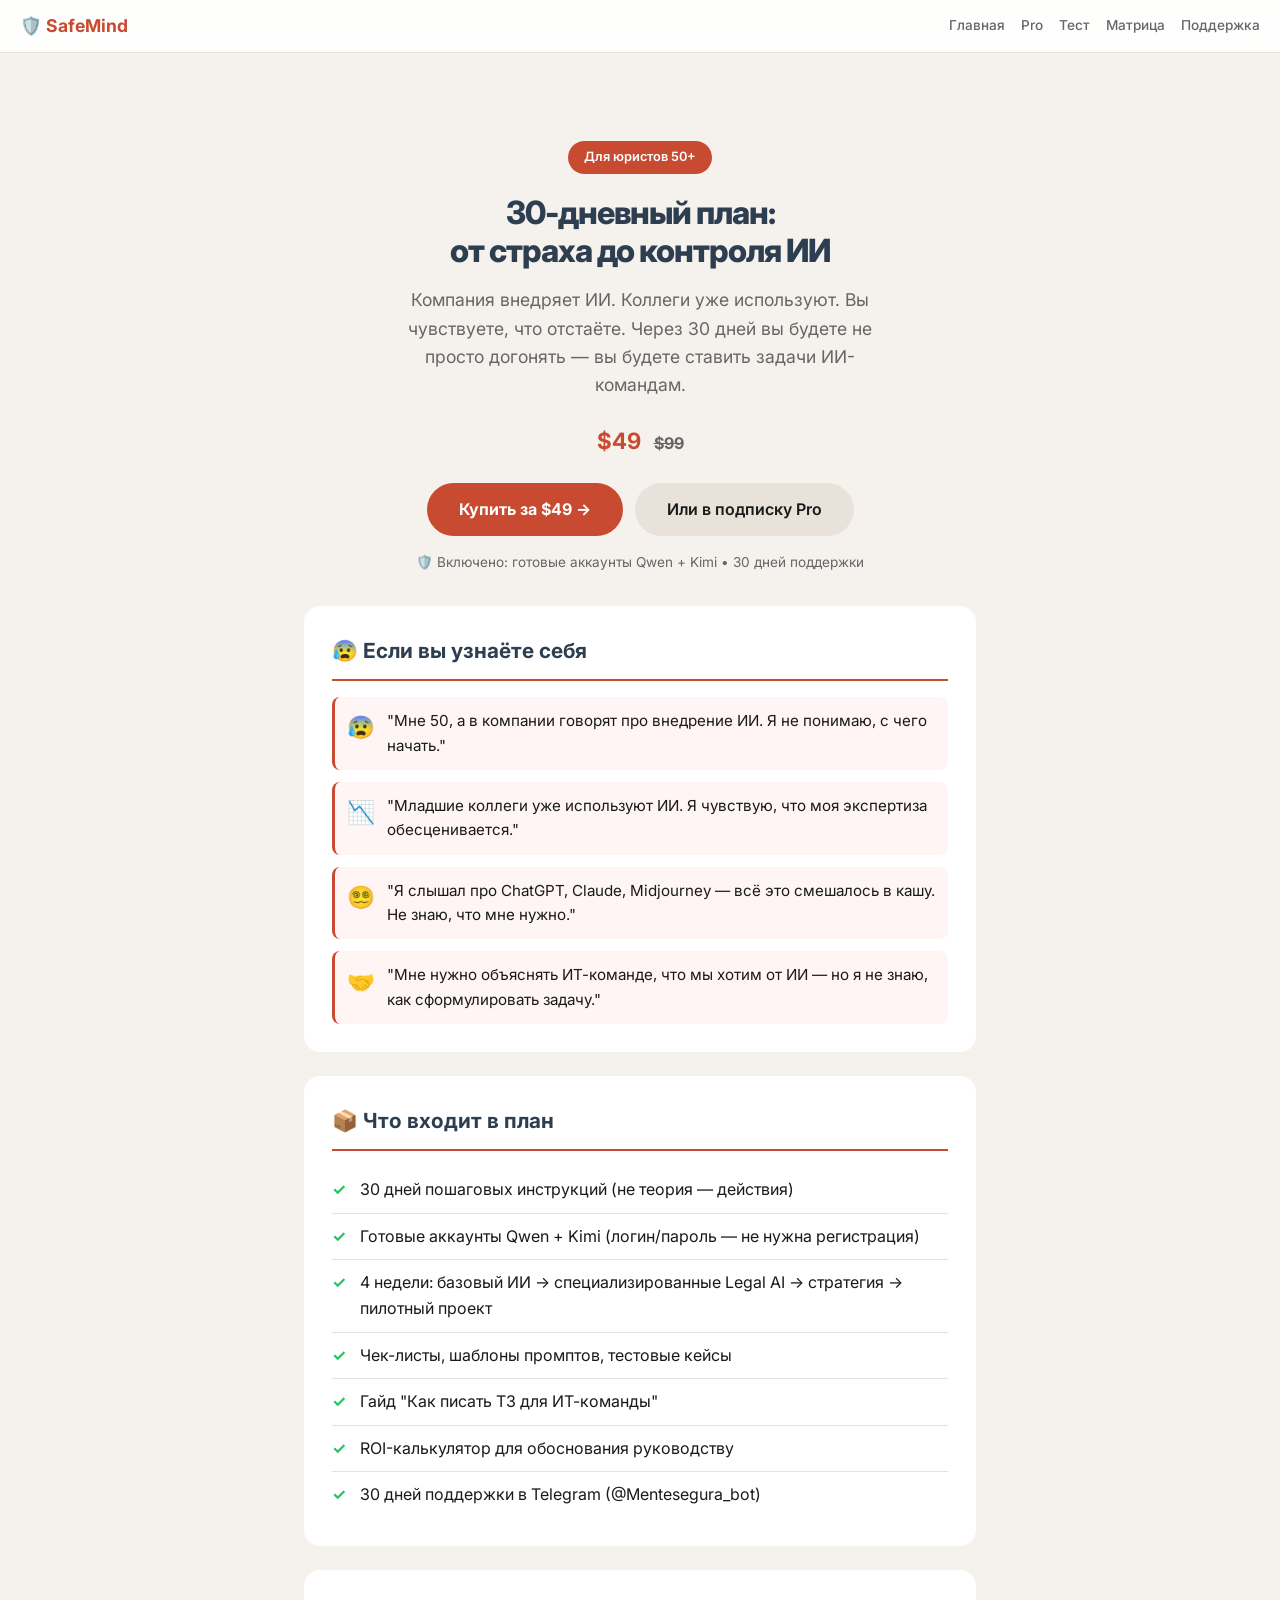
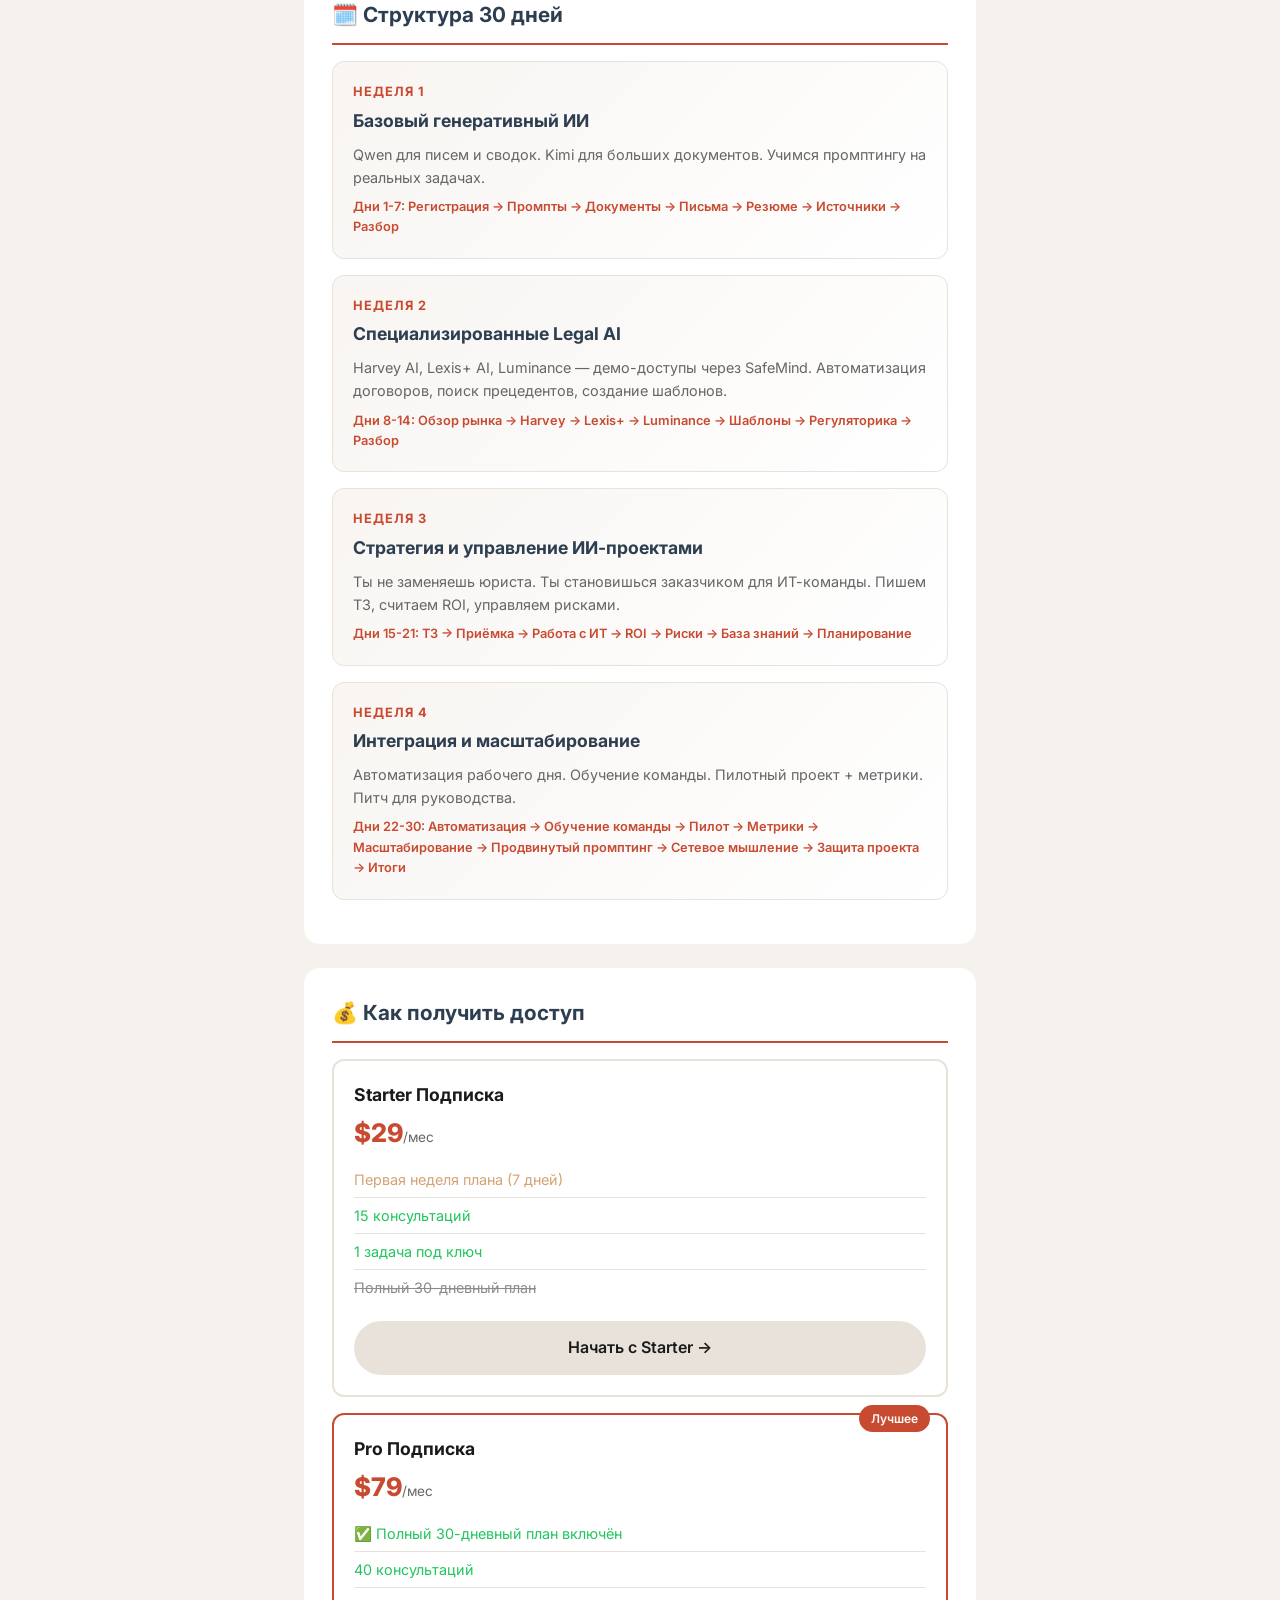
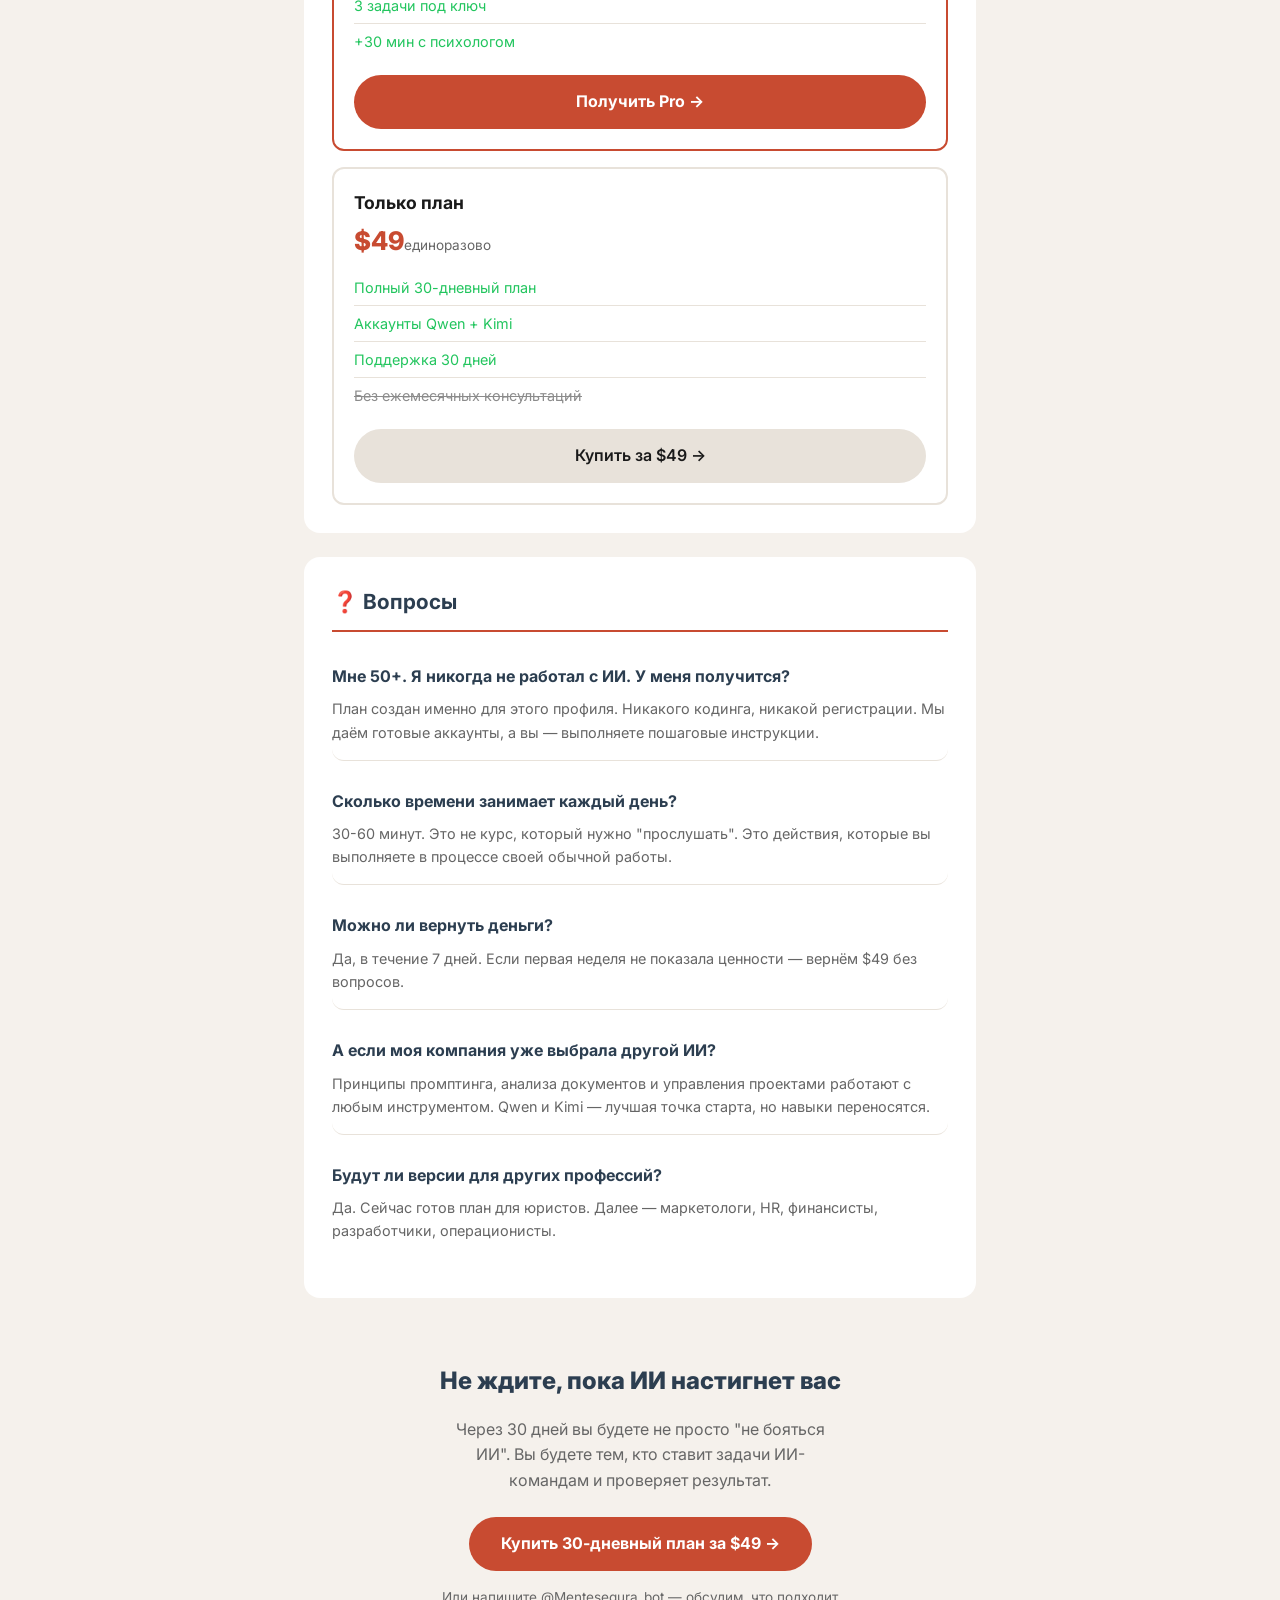
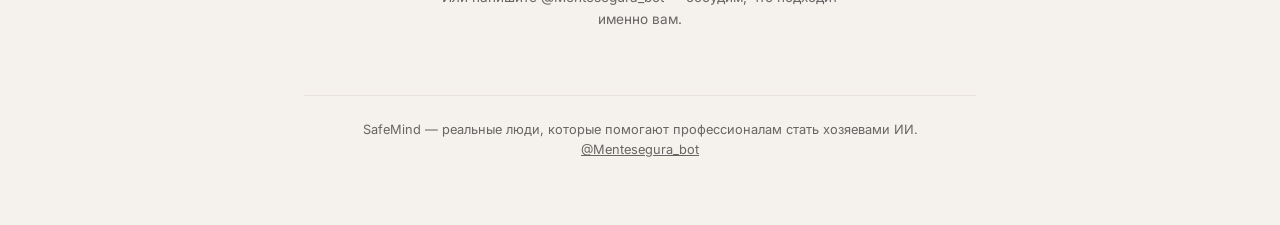
<file: ru/30-day-plan.html>
<!DOCTYPE html>
<html lang="ru">
<head>
<meta charset="UTF-8">
<meta name="viewport" content="width=device-width, initial-scale=1.0">
<meta name="description" content="Пошаговый 30-дневный план для юристов 50+ — от первого знакомства с ИИ до уверенной работы. Не бойся, действуй.">
<meta property="og:title" content="30-дневный план: Юрист 50+ против ИИ">
<meta property="og:description" content="Пошаговый план для юристов 50+ — от первого знакомства с ИИ до уверенной работы.">
<meta property="og:type" content="website">
<meta property="og:url" content="https://safemind.pro/ru/30-day-plan.html">
<title>30-дневный план: Юрист 50+ против ИИ — SafeMind</title>
<link href="https://fonts.googleapis.com/css2?family=Inter:wght@400;500;600;700;800;900&display=swap" rel="stylesheet">
<link rel="stylesheet" href="../assets/style.css">
<link rel="icon" href="data:image/svg+xml,%3Csvg xmlns='http://www.w3.org/2000/svg' viewBox='0 0 100 100'%3E%3Ctext y='.9em' font-size='90'%3E🛡️%3C/text%3E%3C/svg%3E">
<style>
:root {
--bg: #F5F1EC;
--fg: #1a1a1a;
--accent: #C84B31;
--accent2: #D4A373;
--card: #FFFFFF;
--muted: #666;
--light: #E8E2DA;
--pro: #2C3E50;
--success: #22c55e;
}
body {
font-family: 'Inter', -apple-system, sans-serif;
background: var(--bg);
color: var(--fg);
margin: 0;
padding: 0;
line-height: 1.6;
}
.container { max-width: 720px; margin: 0 auto; padding: 40px 24px; }

/* Header */
.header-bar {
display: flex;
justify-content: space-between;
align-items: center;
padding: 16px 24px;
background: var(--card);
border-bottom: 1px solid var(--light);
position: sticky;
top: 0;
z-index: 100;
}
.header-bar .logo {
font-weight: 800;
font-size: 1.1rem;
color: var(--pro);
text-decoration: none;
}
.header-bar .back {
font-size: 0.85rem;
color: var(--muted);
text-decoration: none;
}
.header-bar .back:hover { color: var(--accent); }

/* Hero */
.hero {
text-align: center;
padding: 48px 0 32px;
}
.hero .badge {
display: inline-block;
background: var(--accent);
color: white;
padding: 6px 16px;
border-radius: 50px;
font-size: 0.8rem;
font-weight: 600;
margin-bottom: 20px;
}
.hero h1 {
font-size: 2rem;
font-weight: 800;
color: var(--pro);
margin-bottom: 16px;
line-height: 1.2;
}
.hero .subtitle {
font-size: 1.1rem;
color: var(--muted);
max-width: 500px;
margin: 0 auto 24px;
}
.hero .price-tag {
font-size: 1.4rem;
font-weight: 700;
color: var(--accent);
margin-bottom: 24px;
}
.hero .price-tag .old {
text-decoration: line-through;
color: var(--muted);
font-size: 1rem;
margin-left: 8px;
}

/* CTA Buttons */
.cta-row {
display: flex;
gap: 12px;
justify-content: center;
flex-wrap: wrap;
margin-bottom: 16px;
}
.btn-primary {
display: inline-block;
background: var(--accent);
color: white;
padding: 14px 32px;
border-radius: 50px;
text-decoration: none;
font-weight: 700;
font-size: 1rem;
transition: transform 0.2s;
}
.btn-primary:hover { transform: scale(1.03); }
.btn-secondary {
display: inline-block;
background: var(--light);
color: var(--fg);
padding: 14px 32px;
border-radius: 50px;
text-decoration: none;
font-weight: 600;
font-size: 1rem;
}
.guarantee {
text-align: center;
font-size: 0.85rem;
color: var(--muted);
margin-top: 12px;
}

/* Sections */
.section {
background: var(--card);
border-radius: 16px;
padding: 28px;
margin-bottom: 24px;
}
.section h2 {
font-size: 1.3rem;
font-weight: 700;
color: var(--pro);
margin-bottom: 16px;
padding-bottom: 12px;
border-bottom: 2px solid var(--accent);
}
.section h3 {
font-size: 1rem;
font-weight: 700;
color: var(--pro);
margin: 20px 0 8px;
}

/* Pain Points */
.pain-grid {
display: grid;
gap: 12px;
}
.pain-item {
display: flex;
gap: 12px;
align-items: flex-start;
padding: 12px;
background: #fff5f5;
border-radius: 8px;
border-left: 3px solid var(--accent);
}
.pain-item .icon {
font-size: 1.4rem;
flex-shrink: 0;
}
.pain-item p { margin: 0; font-size: 0.95rem; }

/* What You Get */
.benefits-list {
list-style: none;
padding: 0;
margin: 0;
}
.benefits-list li {
padding: 10px 0;
padding-left: 28px;
position: relative;
border-bottom: 1px solid var(--light);
}
.benefits-list li:last-child { border-bottom: none; }
.benefits-list li::before {
content: "✓";
position: absolute;
left: 0;
color: var(--success);
font-weight: 700;
}

/* Week Cards */
.week-card {
background: linear-gradient(135deg, #f8f5f2, #fff);
border: 1px solid var(--light);
border-radius: 12px;
padding: 20px;
margin-bottom: 16px;
}
.week-card .week-num {
font-size: 0.8rem;
font-weight: 700;
color: var(--accent);
text-transform: uppercase;
letter-spacing: 1px;
margin-bottom: 4px;
}
.week-card h4 {
font-size: 1.1rem;
font-weight: 700;
color: var(--pro);
margin: 0 0 8px;
}
.week-card p { margin: 0; font-size: 0.9rem; color: var(--muted); }
.week-card .days {
margin-top: 8px;
font-size: 0.8rem;
color: var(--accent);
font-weight: 600;
}

/* Pricing Cards */
.pricing-options {
display: grid;
gap: 16px;
}
.price-card {
border: 2px solid var(--light);
border-radius: 12px;
padding: 20px;
position: relative;
}
.price-card.popular {
border-color: var(--accent);
}
.price-card .popular-badge {
position: absolute;
top: -10px;
right: 16px;
background: var(--accent);
color: white;
padding: 4px 12px;
border-radius: 50px;
font-size: 0.75rem;
font-weight: 600;
}
.price-card h4 {
font-size: 1.1rem;
font-weight: 700;
margin: 0 0 4px;
}
.price-card .price {
font-size: 1.6rem;
font-weight: 800;
color: var(--accent);
margin-bottom: 8px;
}
.price-card .price .period {
font-size: 0.85rem;
color: var(--muted);
font-weight: 400;
}
.price-card ul {
list-style: none;
padding: 0;
margin: 0 0 16px;
}
.price-card li {
padding: 6px 0;
font-size: 0.9rem;
border-bottom: 1px solid var(--light);
}
.price-card li:last-child { border-bottom: none; }
.price-card li.included { color: var(--success); }
.price-card li.partial { color: var(--accent2); }
.price-card li.no { opacity: 0.5; text-decoration: line-through; }

/* FAQ */
.faq-item {
padding: 16px 0;
border-bottom: 1px solid var(--light);
}
.faq-item:last-child { border-bottom: none; }
.faq-item h4 {
font-size: 1rem;
font-weight: 700;
margin: 0 0 8px;
color: var(--pro);
}
.faq-item p { margin: 0; font-size: 0.9rem; color: var(--muted); }

/* Footer CTA */
.bottom-cta {
text-align: center;
padding: 40px 0;
}
.bottom-cta h2 {
font-size: 1.5rem;
font-weight: 800;
color: var(--pro);
margin-bottom: 16px;
}
.bottom-cta p {
color: var(--muted);
margin-bottom: 24px;
max-width: 400px;
margin-left: auto;
margin-right: auto;
}

@media (max-width: 480px) {
.container { padding: 24px 16px; }
.hero h1 { font-size: 1.6rem; }
.cta-row { flex-direction: column; }
.btn-primary, .btn-secondary { width: 100%; text-align: center; }
}
.nav-fixed {
  position: sticky;
  top: 0;
  background: rgba(255,255,255,0.9);
  backdrop-filter: blur(10px);
  border-bottom: 1px solid var(--light);
  padding: 12px 20px;
  z-index: 100;
  display: flex;
  justify-content: space-between;
  align-items: center;
}
.nav-fixed a { text-decoration: none; color: var(--accent); font-weight: 700; }
.nav-fixed .nav-links { display: flex; gap: 16px; }
.nav-fixed .nav-links a { font-weight: 500; color: var(--muted); font-size: 0.85rem; }
.nav-fixed .nav-links a:hover { color: var(--accent); }
</style>
</head>
<body>
<nav class="nav-fixed">
  <a href="index.html" style="font-size:1.1rem;">🛡️ SafeMind</a>
  <div class="nav-links">
    <a href="index.html">Главная</a>
    <a href="pro.html">Pro</a>
    <a href="diagnostic.html">Тест</a>
    <a href="matrix.html">Матрица</a>
    <a href="support.html">Поддержка</a>
  </div>
</nav>
<div class="container">

<!-- Hero -->
<div class="hero">
  <span class="badge">Для юристов 50+</span>
  <h1>30-дневный план:<br>от страха до контроля ИИ</h1>
  <p class="subtitle">Компания внедряет ИИ. Коллеги уже используют. Вы чувствуете, что отстаёте. Через 30 дней вы будете не просто догонять — вы будете ставить задачи ИИ-командам.</p>
  <div class="price-tag">$49 <span class="old">$99</span></div>
  <div class="cta-row">
    <a href="https://t.me/Mentesegura_bot" class="btn-primary">Купить за $49 →</a>
    <a href="#pricing" class="btn-secondary">Или в подписку Pro</a>
  </div>
  <p class="guarantee">🛡️ Включено: готовые аккаунты Qwen + Kimi • 30 дней поддержки</p>
</div>

<!-- Pain -->
<div class="section">
  <h2>😰 Если вы узнаёте себя</h2>
  <div class="pain-grid">
    <div class="pain-item">
      <span class="icon">😰</span>
      <p>"Мне 50, а в компании говорят про внедрение ИИ. Я не понимаю, с чего начать."</p>
    </div>
    <div class="pain-item">
      <span class="icon">📉</span>
      <p>"Младшие коллеги уже используют ИИ. Я чувствую, что моя экспертиза обесценивается."</p>
    </div>
    <div class="pain-item">
      <span class="icon">😵‍💫</span>
      <p>"Я слышал про ChatGPT, Claude, Midjourney — всё это смешалось в кашу. Не знаю, что мне нужно."</p>
    </div>
    <div class="pain-item">
      <span class="icon">🤝</span>
      <p>"Мне нужно объяснять ИТ-команде, что мы хотим от ИИ — но я не знаю, как сформулировать задачу."</p>
    </div>
  </div>
</div>

<!-- What You Get -->
<div class="section">
  <h2>📦 Что входит в план</h2>
  <ul class="benefits-list">
    <li>30 дней пошаговых инструкций (не теория — действия)</li>
    <li>Готовые аккаунты Qwen + Kimi (логин/пароль — не нужна регистрация)</li>
    <li>4 недели: базовый ИИ → специализированные Legal AI → стратегия → пилотный проект</li>
    <li>Чек-листы, шаблоны промптов, тестовые кейсы</li>
    <li>Гайд "Как писать ТЗ для ИТ-команды"</li>
    <li>ROI-калькулятор для обоснования руководству</li>
    <li>30 дней поддержки в Telegram (@Mentesegura_bot)</li>
  </ul>
</div>

<!-- Program Structure -->
<div class="section">
  <h2>🗓️ Структура 30 дней</h2>

  <div class="week-card">
    <div class="week-num">Неделя 1</div>
    <h4>Базовый генеративный ИИ</h4>
    <p>Qwen для писем и сводок. Kimi для больших документов. Учимся промптингу на реальных задачах.</p>
    <div class="days">Дни 1-7: Регистрация → Промпты → Документы → Письма → Резюме → Источники → Разбор</div>
  </div>

  <div class="week-card">
    <div class="week-num">Неделя 2</div>
    <h4>Специализированные Legal AI</h4>
    <p>Harvey AI, Lexis+ AI, Luminance — демо-доступы через SafeMind. Автоматизация договоров, поиск прецедентов, создание шаблонов.</p>
    <div class="days">Дни 8-14: Обзор рынка → Harvey → Lexis+ → Luminance → Шаблоны → Регуляторика → Разбор</div>
  </div>

  <div class="week-card">
    <div class="week-num">Неделя 3</div>
    <h4>Стратегия и управление ИИ-проектами</h4>
    <p>Ты не заменяешь юриста. Ты становишься заказчиком для ИТ-команды. Пишем ТЗ, считаем ROI, управляем рисками.</p>
    <div class="days">Дни 15-21: ТЗ → Приёмка → Работа с ИТ → ROI → Риски → База знаний → Планирование</div>
  </div>

  <div class="week-card">
    <div class="week-num">Неделя 4</div>
    <h4>Интеграция и масштабирование</h4>
    <p>Автоматизация рабочего дня. Обучение команды. Пилотный проект + метрики. Питч для руководства.</p>
    <div class="days">Дни 22-30: Автоматизация → Обучение команды → Пилот → Метрики → Масштабирование → Продвинутый промптинг → Сетевое мышление → Защита проекта → Итоги</div>
  </div>
</div>

<!-- Pricing -->
<div class="section" id="pricing">
  <h2>💰 Как получить доступ</h2>

  <div class="pricing-options">
    <div class="price-card">
      <h4>Starter Подписка</h4>
      <div class="price">$29<span class="period">/мес</span></div>
      <ul>
        <li class="partial">Первая неделя плана (7 дней)</li>
        <li class="included">15 консультаций</li>
        <li class="included">1 задача под ключ</li>
        <li class="no">Полный 30-дневный план</li>
      </ul>
      <a href="https://t.me/Mentesegura_bot" class="btn-secondary" style="display:block;text-align:center;">Начать с Starter →</a>
    </div>

    <div class="price-card popular">
      <div class="popular-badge">Лучшее</div>
      <h4>Pro Подписка</h4>
      <div class="price">$79<span class="period">/мес</span></div>
      <ul>
        <li class="included">✅ Полный 30-дневный план включён</li>
        <li class="included">40 консультаций</li>
        <li class="included">3 задачи под ключ</li>
        <li class="included">+30 мин с психологом</li>
      </ul>
      <a href="https://t.me/Mentesegura_bot" class="btn-primary" style="display:block;text-align:center;">Получить Pro →</a>
    </div>

    <div class="price-card">
      <h4>Только план</h4>
      <div class="price">$49<span class="period">единоразово</span></div>
      <ul>
        <li class="included">Полный 30-дневный план</li>
        <li class="included">Аккаунты Qwen + Kimi</li>
        <li class="included">Поддержка 30 дней</li>
        <li class="no">Без ежемесячных консультаций</li>
      </ul>
      <a href="https://t.me/Mentesegura_bot" class="btn-secondary" style="display:block;text-align:center;">Купить за $49 →</a>
    </div>
  </div>
</div>

<!-- FAQ -->
<div class="section">
  <h2>❓ Вопросы</h2>

  <div class="faq-item">
    <h4>Мне 50+. Я никогда не работал с ИИ. У меня получится?</h4>
    <p>План создан именно для этого профиля. Никакого кодинга, никакой регистрации. Мы даём готовые аккаунты, а вы — выполняете пошаговые инструкции.</p>
  </div>

  <div class="faq-item">
    <h4>Сколько времени занимает каждый день?</h4>
    <p>30-60 минут. Это не курс, который нужно "прослушать". Это действия, которые вы выполняете в процессе своей обычной работы.</p>
  </div>

  <div class="faq-item">
    <h4>Можно ли вернуть деньги?</h4>
    <p>Да, в течение 7 дней. Если первая неделя не показала ценности — вернём $49 без вопросов.</p>
  </div>

  <div class="faq-item">
    <h4>А если моя компания уже выбрала другой ИИ?</h4>
    <p>Принципы промптинга, анализа документов и управления проектами работают с любым инструментом. Qwen и Kimi — лучшая точка старта, но навыки переносятся.</p>
  </div>

  <div class="faq-item">
    <h4>Будут ли версии для других профессий?</h4>
    <p>Да. Сейчас готов план для юристов. Далее — маркетологи, HR, финансисты, разработчики, операционисты.</p>
  </div>
</div>

<!-- Bottom CTA -->
<div class="bottom-cta">
  <h2>Не ждите, пока ИИ настигнет вас</h2>
  <p>Через 30 дней вы будете не просто "не бояться ИИ". Вы будете тем, кто ставит задачи ИИ-командам и проверяет результат.</p>
  <div class="cta-row">
    <a href="https://t.me/Mentesegura_bot" class="btn-primary">Купить 30-дневный план за $49 →</a>
  </div>
  <p style="margin-top:16px;font-size:0.85rem;color:var(--muted);">Или напишите @Mentesegura_bot — обсудим, что подходит именно вам.</p>
</div>

<!-- Footer -->
<div style="text-align:center;padding:24px;color:var(--muted);font-size:0.8rem;border-top:1px solid var(--light);">
  <p>SafeMind — реальные люди, которые помогают профессионалам стать хозяевами ИИ.</p>
  <p><a href="https://t.me/Mentesegura_bot" style="color:var(--muted);">@Mentesegura_bot</a></p>
</div>

</div>

</body>
</html>
</file>
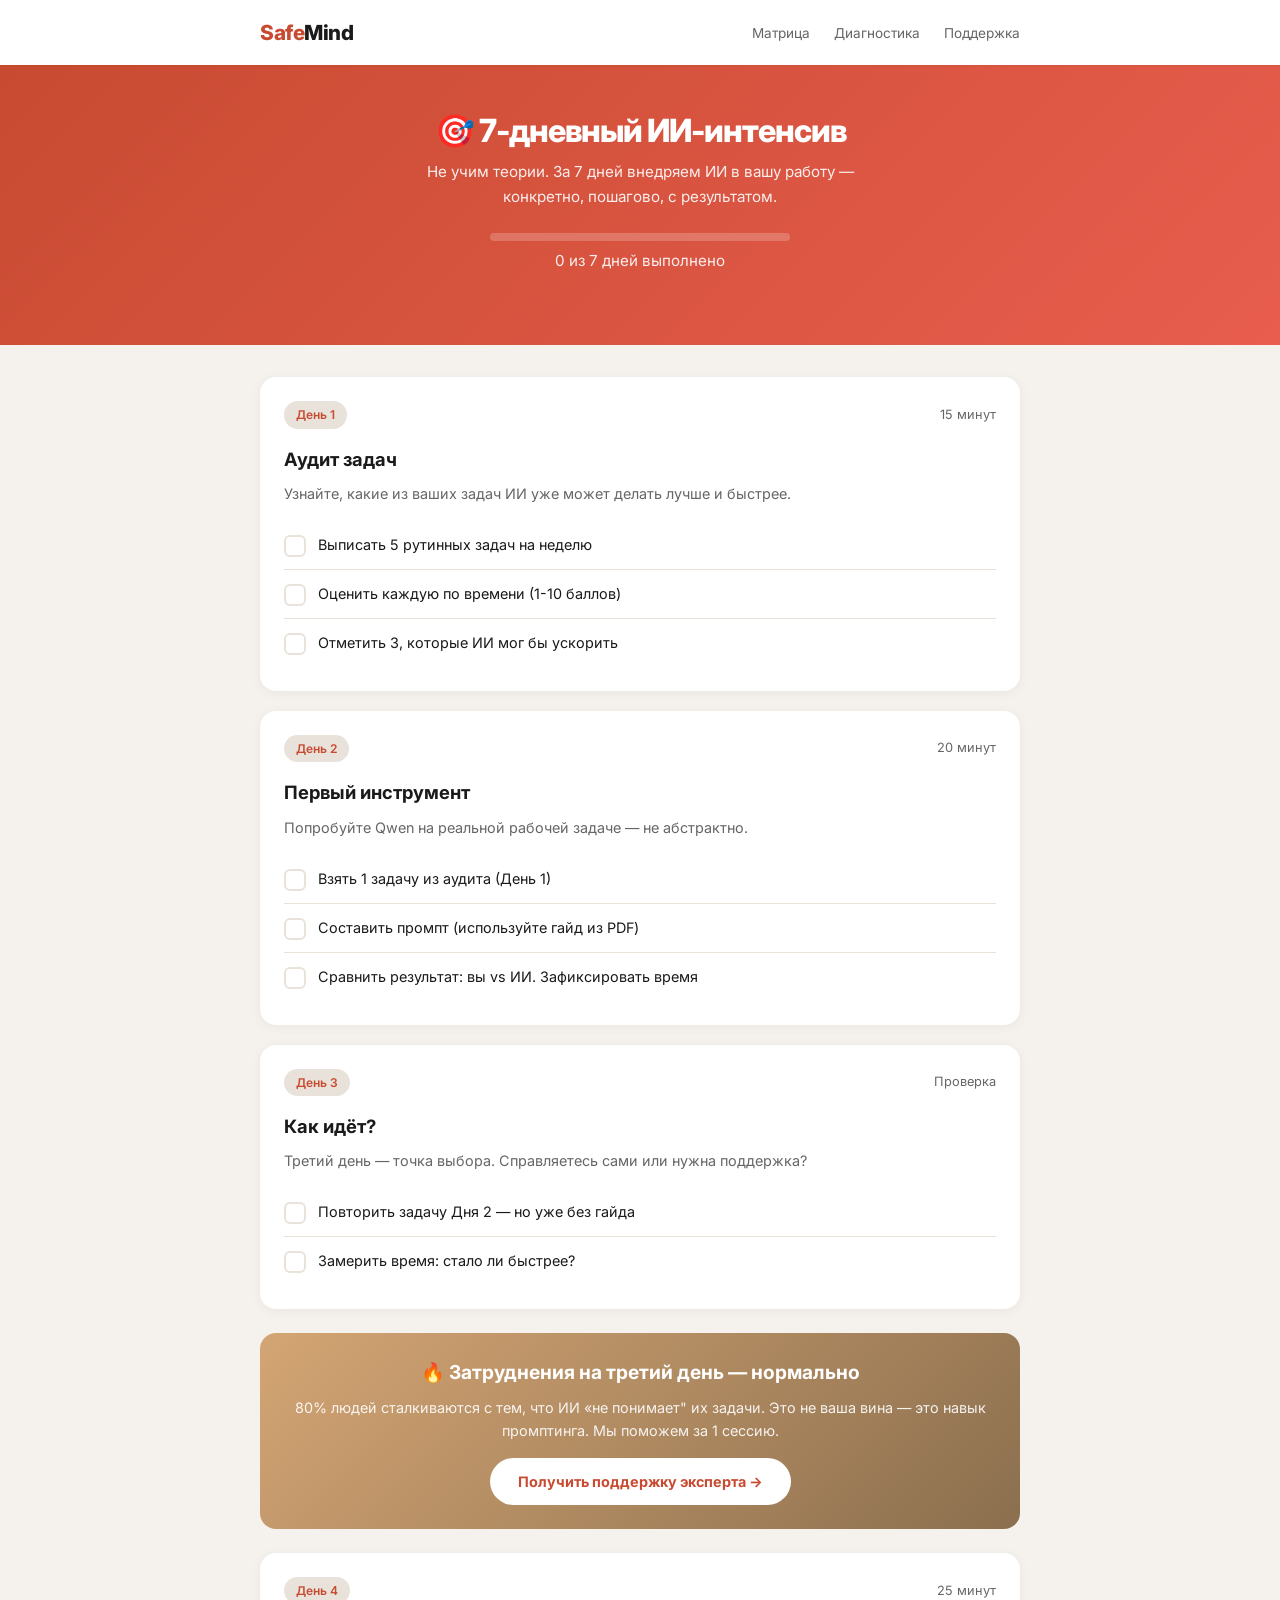
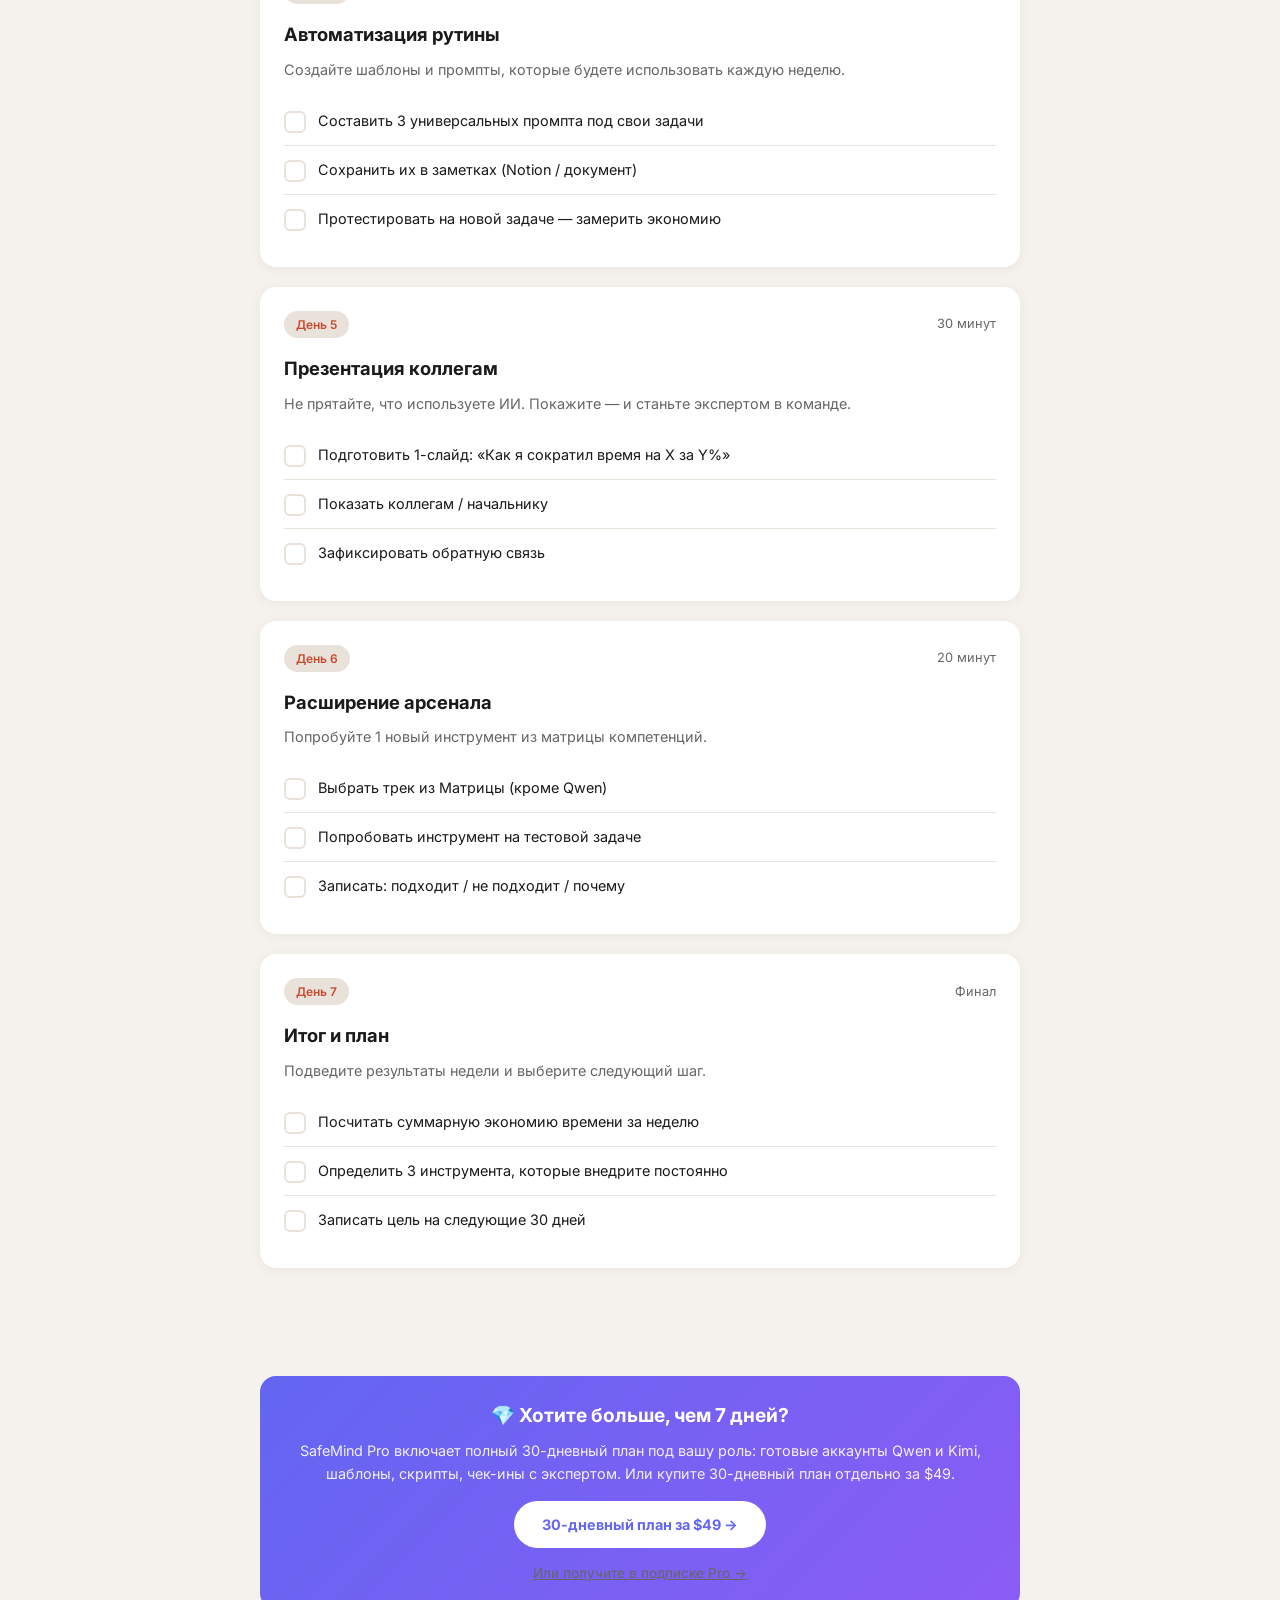
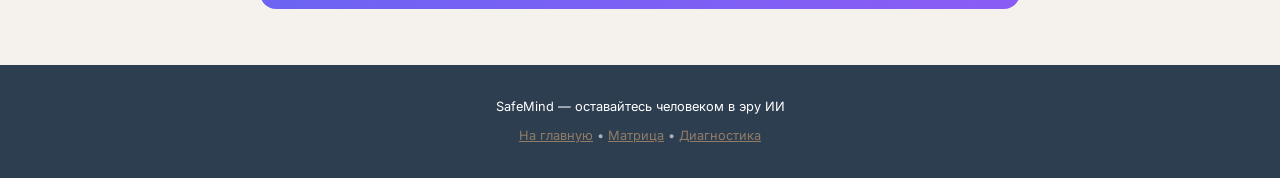
<file: ru/challenge.html>
<!DOCTYPE html>
<html lang="ru">
<head>
<meta charset="UTF-8">
<meta name="viewport" content="width=device-width, initial-scale=1.0">
<meta name="description" content="SafeMind — 7-дневный ИИ-интенсив. Преврати тревогу в действие за 7 дней с живым экспертом.">
<meta property="og:title" content="SafeMind — 7-дневный ИИ-интенсив">
<meta property="og:description" content="Преврати тревогу в действие за 7 дней. Живой эксперт, чат-поддержка, ежедневные задания.">
<meta property="og:type" content="website">
<meta property="og:url" content="https://safemind.pro/ru/challenge.html">
<title>SafeMind — 7-дневный ИИ-интенсив</title>
<link href="https://fonts.googleapis.com/css2?family=Inter:wght@400;500;600;700;800;900&display=swap" rel="stylesheet">
<link rel="stylesheet" href="../assets/style.css">
<link rel="icon" href="data:image/svg+xml,%3Csvg xmlns='http://www.w3.org/2000/svg' viewBox='0 0 100 100'%3E%3Ctext y='.9em' font-size='90'%3E🛡️%3C/text%3E%3C/svg%3E">
<style>
:root {
--bg: #F5F1EC;
--fg: #1a1a1a;
--accent: #C84B31;
--accent2: #D4A574;
--dark: #2C3E50;
--card: #fff;
--muted: #666;
--light: #e8e2da;
--gradient1: #C84B31;
--gradient2: #E85D4E;
--gradient3: #D4A574;
--gradient4: #8B6F4E;
--success: #22c55e;
--pro: #6366F1;
}
* { margin: 0; padding: 0; box-sizing: border-box; }
body {
font-family: 'Inter', sans-serif;
background: var(--bg);
color: var(--fg);
line-height: 1.6;
}
.container { max-width: 800px; margin: 0 auto; padding: 0 20px; }

/* Header */
.header {
background: var(--card);
padding: 16px 0;
position: sticky;
top: 0;
z-index: 100;
box-shadow: 0 1px 3px rgba(0,0,0,0.05);
}
.header-flex {
display: flex;
justify-content: space-between;
align-items: center;
}
.logo {
font-size: 1.3rem;
font-weight: 800;
color: var(--accent);
text-decoration: none;
}
.logo span { color: var(--fg); }
.nav-links a {
color: var(--muted);
text-decoration: none;
font-size: 0.85rem;
margin-left: 20px;
transition: color 0.2s;
}
.nav-links a:hover { color: var(--accent); }

/* Hero */
.hero {
background: linear-gradient(135deg, var(--gradient1), var(--gradient2));
color: white;
padding: 48px 20px;
text-align: center;
}
.hero h1 {
font-size: 2rem;
font-weight: 800;
margin-bottom: 12px;
}
.hero p {
opacity: 0.9;
max-width: 500px;
margin: 0 auto 24px;
font-size: 0.95rem;
}
.progress-bar {
background: rgba(255,255,255,0.2);
border-radius: 50px;
height: 8px;
max-width: 300px;
margin: 0 auto 8px;
overflow: hidden;
}
.progress-fill {
background: white;
height: 100%;
border-radius: 50px;
transition: width 0.5s ease;
}
.progress-text {
font-size: 0.8rem;
opacity: 0.8;
}

/* Day Cards */
.day-section { padding: 32px 20px; }
.day-card {
background: var(--card);
border-radius: 16px;
padding: 24px;
margin-bottom: 20px;
box-shadow: 0 2px 12px rgba(0,0,0,0.05);
transition: transform 0.2s, box-shadow 0.2s;
}
.day-card:hover {
transform: translateY(-2px);
box-shadow: 0 4px 20px rgba(0,0,0,0.08);
}
.day-header {
display: flex;
justify-content: space-between;
align-items: center;
margin-bottom: 16px;
}
.day-badge {
background: var(--light);
padding: 4px 12px;
border-radius: 50px;
font-size: 0.75rem;
font-weight: 600;
color: var(--accent);
}
.day-badge.done {
background: var(--success);
color: white;
}
.day-title {
font-size: 1.15rem;
font-weight: 700;
margin-bottom: 8px;
}
.day-desc {
color: var(--muted);
font-size: 0.9rem;
margin-bottom: 16px;
}

/* Tasks */
.task-list { list-style: none; }
.task-item {
display: flex;
align-items: flex-start;
gap: 12px;
padding: 12px 0;
border-bottom: 1px solid var(--light);
cursor: pointer;
transition: opacity 0.2s;
}
.task-item:last-child { border-bottom: none; }
.task-item:hover { opacity: 0.8; }
.checkbox {
width: 22px;
height: 22px;
border: 2px solid var(--light);
border-radius: 6px;
flex-shrink: 0;
margin-top: 2px;
display: flex;
align-items: center;
justify-content: center;
transition: all 0.2s;
}
.task-item.done .checkbox {
background: var(--success);
border-color: var(--success);
}
.task-item.done .checkbox::after {
content: "✓";
color: white;
font-size: 14px;
font-weight: 700;
}
.task-text {
font-size: 0.9rem;
}
.task-item.done .task-text {
text-decoration: line-through;
color: var(--muted);
}

/* CTA Blocks */
.cta-block {
background: linear-gradient(135deg, var(--gradient3), var(--gradient4));
border-radius: 16px;
padding: 24px;
text-align: center;
color: white;
margin: 24px 0;
}
.cta-block.pro {
background: linear-gradient(135deg, var(--pro), #8B5CF6);
}
.cta-block h3 {
font-size: 1.2rem;
margin-bottom: 8px;
}
.cta-block p {
opacity: 0.9;
font-size: 0.9rem;
margin-bottom: 16px;
}
.btn-cta {
display: inline-flex;
align-items: center;
gap: 8px;
background: white;
color: var(--accent);
padding: 12px 28px;
border-radius: 50px;
text-decoration: none;
font-weight: 700;
font-size: 0.9rem;
transition: transform 0.2s;
}
.btn-cta:hover { transform: scale(1.05); }
.btn-cta.pro-btn {
color: var(--pro);
}

/* Completion */
.completion-hero {
background: linear-gradient(135deg, var(--success), #16a34a);
color: white;
padding: 48px 20px;
text-align: center;
border-radius: 16px;
margin: 32px 0;
}
.completion-hero h2 {
font-size: 1.8rem;
font-weight: 800;
margin-bottom: 12px;
}
.path-grid {
display: grid;
grid-template-columns: 1fr 1fr;
gap: 16px;
margin-top: 24px;
}
.path-card {
background: var(--card);
border-radius: 12px;
padding: 24px;
text-align: center;
color: var(--fg);
}
.path-card h4 {
font-size: 1.1rem;
margin-bottom: 8px;
}
.path-card p {
font-size: 0.85rem;
color: var(--muted);
margin-bottom: 16px;
}

@media (max-width: 640px) {
.hero h1 { font-size: 1.5rem; }
.path-grid { grid-template-columns: 1fr; }
.nav-links { display: none; }
}
</style>
</head>
<body>

<!-- Header -->
<header class="header">
<div class="container header-flex">
<a href="index.html" class="logo">Safe<span>Mind</span></a>
<nav class="nav-links">
<a href="matrix.html">Матрица</a>
<a href="diagnostic.html">Диагностика</a>
<a href="support.html">Поддержка</a>
</nav>
</div>
</header>

<!-- Hero -->
<section class="hero">
<div class="container">
<h1>🎯 7-дневный ИИ-интенсив</h1>
<p>Не учим теории. За 7 дней внедряем ИИ в вашу работу — конкретно, пошагово, с результатом.</p>
<div class="progress-bar"><div class="progress-fill" id="progressFill" style="width:0%"></div></div>
<p class="progress-text" id="progressText">0 из 7 дней выполнено</p>
</div>
</section>

<!-- Day 1 -->
<section class="day-section">
<div class="container">
<div class="day-card" data-day="1">
<div class="day-header">
<span class="day-badge">День 1</span>
<span style="color:var(--muted);font-size:0.8rem">15 минут</span>
</div>
<h3 class="day-title">Аудит задач</h3>
<p class="day-desc">Узнайте, какие из ваших задач ИИ уже может делать лучше и быстрее.</p>
<ul class="task-list">
<li class="task-item" onclick="toggleTask(this)">
<div class="checkbox"></div>
<span class="task-text">Выписать 5 рутинных задач на неделю</span>
</li>
<li class="task-item" onclick="toggleTask(this)">
<div class="checkbox"></div>
<span class="task-text">Оценить каждую по времени (1-10 баллов)</span>
</li>
<li class="task-item" onclick="toggleTask(this)">
<div class="checkbox"></div>
<span class="task-text">Отметить 3, которые ИИ мог бы ускорить</span>
</li>
</ul>
</div>

<!-- Day 2 -->
<div class="day-card" data-day="2">
<div class="day-header">
<span class="day-badge">День 2</span>
<span style="color:var(--muted);font-size:0.8rem">20 минут</span>
</div>
<h3 class="day-title">Первый инструмент</h3>
<p class="day-desc">Попробуйте Qwen на реальной рабочей задаче — не абстрактно.</p>
<ul class="task-list">
<li class="task-item" onclick="toggleTask(this)">
<div class="checkbox"></div>
<span class="task-text">Взять 1 задачу из аудита (День 1)</span>
</li>
<li class="task-item" onclick="toggleTask(this)">
<div class="checkbox"></div>
<span class="task-text">Составить промпт (используйте гайд из PDF)</span>
</li>
<li class="task-item" onclick="toggleTask(this)">
<div class="checkbox"></div>
<span class="task-text">Сравнить результат: вы vs ИИ. Зафиксировать время</span>
</li>
</ul>
</div>

<!-- Day 3 — Mid-funnel CTA -->
<div class="day-card" data-day="3">
<div class="day-header">
<span class="day-badge">День 3</span>
<span style="color:var(--muted);font-size:0.8rem">Проверка</span>
</div>
<h3 class="day-title">Как идёт?</h3>
<p class="day-desc">Третий день — точка выбора. Справляетесь сами или нужна поддержка?</p>
<ul class="task-list">
<li class="task-item" onclick="toggleTask(this)">
<div class="checkbox"></div>
<span class="task-text">Повторить задачу Дня 2 — но уже без гайда</span>
</li>
<li class="task-item" onclick="toggleTask(this)">
<div class="checkbox"></div>
<span class="task-text">Замерить время: стало ли быстрее?</span>
</li>
</ul>
</div>

<!-- Mid-funnel: Support CTA -->
<div class="cta-block" id="ctaSupport">
<h3>🔥 Затруднения на третий день — нормально</h3>
<p>80% людей сталкиваются с тем, что ИИ «не понимает" их задачи. Это не ваша вина — это навык промптинга. Мы поможем за 1 сессию.</p>
<a href="support.html" class="btn-cta">Получить поддержку эксперта →</a>
</div>

<!-- Day 4 -->
<div class="day-card" data-day="4">
<div class="day-header">
<span class="day-badge">День 4</span>
<span style="color:var(--muted);font-size:0.8rem">25 минут</span>
</div>
<h3 class="day-title">Автоматизация рутины</h3>
<p class="day-desc">Создайте шаблоны и промпты, которые будете использовать каждую неделю.</p>
<ul class="task-list">
<li class="task-item" onclick="toggleTask(this)">
<div class="checkbox"></div>
<span class="task-text">Составить 3 универсальных промпта под свои задачи</span>
</li>
<li class="task-item" onclick="toggleTask(this)">
<div class="checkbox"></div>
<span class="task-text">Сохранить их в заметках (Notion / документ)</span>
</li>
<li class="task-item" onclick="toggleTask(this)">
<div class="checkbox"></div>
<span class="task-text">Протестировать на новой задаче — замерить экономию</span>
</li>
</ul>
</div>

<!-- Day 5 -->
<div class="day-card" data-day="5">
<div class="day-header">
<span class="day-badge">День 5</span>
<span style="color:var(--muted);font-size:0.8rem">30 минут</span>
</div>
<h3 class="day-title">Презентация коллегам</h3>
<p class="day-desc">Не прятайте, что используете ИИ. Покажите — и станьте экспертом в команде.</p>
<ul class="task-list">
<li class="task-item" onclick="toggleTask(this)">
<div class="checkbox"></div>
<span class="task-text">Подготовить 1-слайд: «Как я сократил время на X за Y%»</span>
</li>
<li class="task-item" onclick="toggleTask(this)">
<div class="checkbox"></div>
<span class="task-text">Показать коллегам / начальнику</span>
</li>
<li class="task-item" onclick="toggleTask(this)">
<div class="checkbox"></div>
<span class="task-text">Зафиксировать обратную связь</span>
</li>
</ul>
</div>

<!-- Day 6 -->
<div class="day-card" data-day="6">
<div class="day-header">
<span class="day-badge">День 6</span>
<span style="color:var(--muted);font-size:0.8rem">20 минут</span>
</div>
<h3 class="day-title">Расширение арсенала</h3>
<p class="day-desc">Попробуйте 1 новый инструмент из матрицы компетенций.</p>
<ul class="task-list">
<li class="task-item" onclick="toggleTask(this)">
<div class="checkbox"></div>
<span class="task-text">Выбрать трек из Матрицы (кроме Qwen)</span>
</li>
<li class="task-item" onclick="toggleTask(this)">
<div class="checkbox"></div>
<span class="task-text">Попробовать инструмент на тестовой задаче</span>
</li>
<li class="task-item" onclick="toggleTask(this)">
<div class="checkbox"></div>
<span class="task-text">Записать: подходит / не подходит / почему</span>
</li>
</ul>
</div>

<!-- Day 7 — Final -->
<div class="day-card" data-day="7">
<div class="day-header">
<span class="day-badge">День 7</span>
<span style="color:var(--muted);font-size:0.8rem">Финал</span>
</div>
<h3 class="day-title">Итог и план</h3>
<p class="day-desc">Подведите результаты недели и выберите следующий шаг.</p>
<ul class="task-list">
<li class="task-item" onclick="toggleTask(this)">
<div class="checkbox"></div>
<span class="task-text">Посчитать суммарную экономию времени за неделю</span>
</li>
<li class="task-item" onclick="toggleTask(this)">
<div class="checkbox"></div>
<span class="task-text">Определить 3 инструмента, которые внедрите постоянно</span>
</li>
<li class="task-item" onclick="toggleTask(this)">
<div class="checkbox"></div>
<span class="task-text">Записать цель на следующие 30 дней</span>
</li>
</ul>
</div>
</div>
</section>

<!-- Completion -->
<section class="container" id="completionBlock" style="display:none">
<div class="completion-hero">
<h2>🎉 Вы справились!</h2>
<p>За 7 дней вы внедрили ИИ в работу. Теперь выбор: углубляться самому или с поддержкой.</p>

<div class="path-grid">
<div class="path-card">
<h4>🚀 Я справился сам</h4>
<p>Круто! ИИ — ваш инструмент, не конкурент. Хотите систематизировать знания?</p>
<a href="pro.html" class="btn-cta" style="background:var(--accent);color:white">SafeMind Pro →</a>
</div>
<div class="path-card">
<h4>🤝 Нужна поддержка</h4>
<p>Менторство, групповые сессии, персональный план — вы не одни.</p>
<a href="support.html" class="btn-cta pro-btn">Менторство →</a>
</div>
</div>
</div>
</section>

<!-- Pro CTA (shown before completion too) -->
<section class="container" style="padding: 32px 20px">
<div class="cta-block pro">
<h3>💎 Хотите больше, чем 7 дней?</h3>
<p>SafeMind Pro включает полный 30-дневный план под вашу роль: готовые аккаунты Qwen и Kimi, шаблоны, скрипты, чек-ины с экспертом. Или купите 30-дневный план отдельно за $49.</p>
<a href="30-day-plan.html" class="btn-cta pro-btn">30-дневный план за $49 →</a>
<div style="margin-top:12px;">
<a href="pro.html" style="font-size:0.85rem;color:var(--muted);">Или получите в подписке Pro →</a>
</div>
</div>
</section>

<!-- Footer -->
<footer style="background:var(--dark);color:white;padding:32px 20px;text-align:center;font-size:0.8rem">
<div class="container">
<p>SafeMind — оставайтесь человеком в эру ИИ</p>
<p style="margin-top:8px;opacity:0.6"><a href="index.html" style="color:var(--accent2)">На главную</a> • <a href="matrix.html" style="color:var(--accent2)">Матрица</a> • <a href="diagnostic.html" style="color:var(--accent2)">Диагностика</a></p>
</div>
</footer>

<script>
// Toggle task completion
function toggleTask(el) {
el.classList.toggle('done');
saveProgress();
updateProgress();
}

// Save to localStorage
function saveProgress() {
const days = {};
document.querySelectorAll('.day-card').forEach(card => {
const day = card.dataset.day;
const total = card.querySelectorAll('.task-item').length;
const done = card.querySelectorAll('.task-item.done').length;
days[day] = { total, done };
});
localStorage.setItem('safemind_challenge', JSON.stringify(days));
}

// Load from localStorage
function loadProgress() {
const saved = localStorage.getItem('safemind_challenge');
if (!saved) return;
const days = JSON.parse(saved);
document.querySelectorAll('.day-card').forEach(card => {
const day = card.dataset.day;
if (!days[day]) return;
const items = card.querySelectorAll('.task-item');
items.forEach((item, i) => {
if (i < days[day].done) item.classList.add('done');
});
});
updateProgress();
}

// Update progress bar
function updateProgress() {
let totalTasks = 0;
let doneTasks = 0;
let completedDays = 0;

document.querySelectorAll('.day-card').forEach(card => {
const day = card.dataset.day;
const items = card.querySelectorAll('.task-item');
const done = card.querySelectorAll('.task-item.done').length;
totalTasks += items.length;
doneTasks += done;
if (done === items.length && items.length > 0) completedDays++;

// Update badge
const badge = card.querySelector('.day-badge');
if (done === items.length && items.length > 0) {
badge.classList.add('done');
badge.textContent = '✓ ' + badge.textContent.replace('✓ ', '');
}
});

const pct = totalTasks > 0 ? Math.round((doneTasks / totalTasks) * 100) : 0;
document.getElementById('progressFill').style.width = pct + '%';
document.getElementById('progressText').textContent = completedDays + ' из 7 дней выполнено (' + pct + '%)';

// Show completion if all done
if (completedDays === 7) {
document.getElementById('completionBlock').style.display = 'block';
window.scrollTo({ top: document.getElementById('completionBlock').offsetTop - 100, behavior: 'smooth' });
}
}

// Init
loadProgress();
</script>

</body>
</html>
</file>
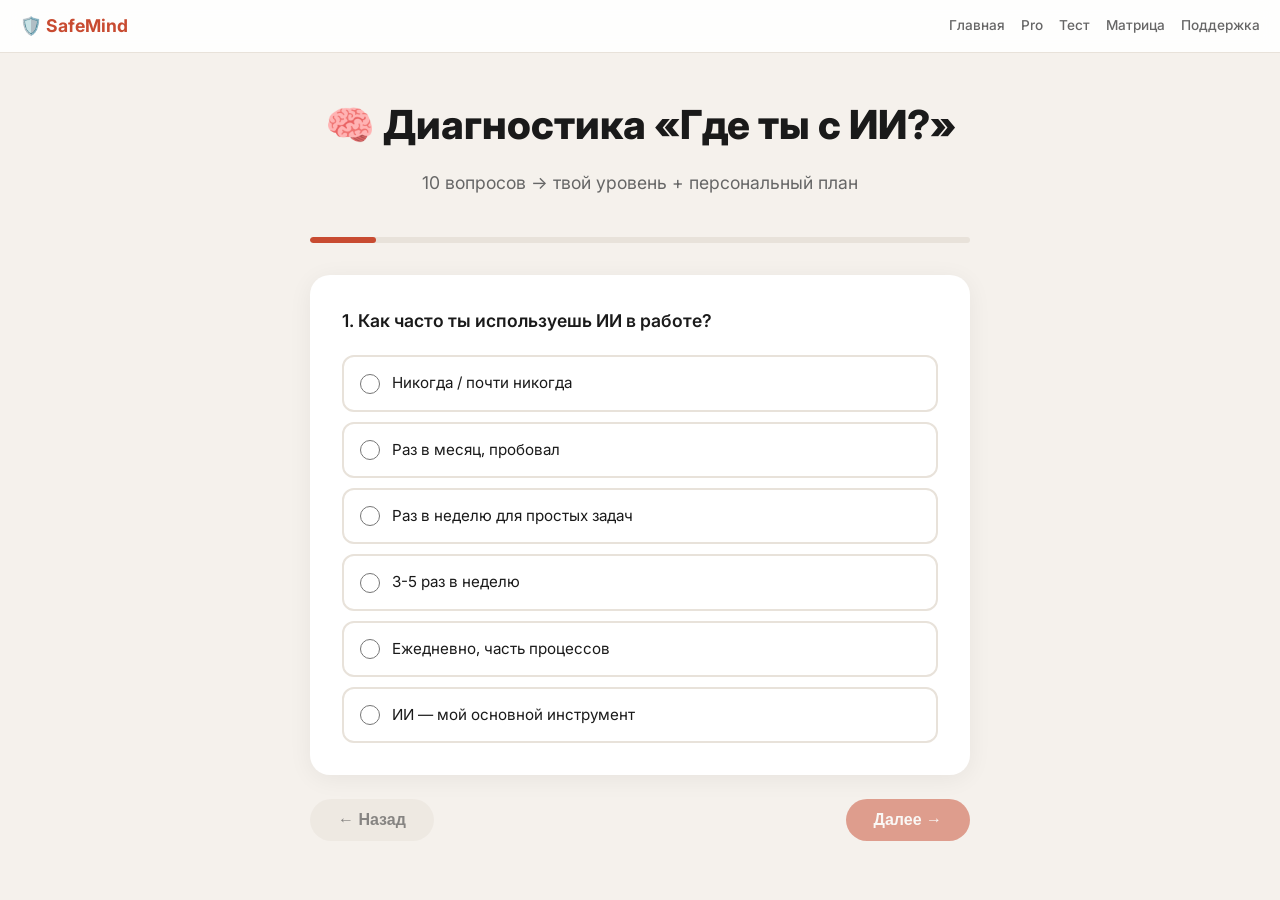
<file: ru/diagnostic.html>
<!DOCTYPE html>
<html lang="ru">
<head>
<meta charset="UTF-8">
<meta name="viewport" content="width=device-width, initial-scale=1.0">
<meta name="description" content="Диагностика готовности к ИИ — узнайте ваш уровень и получите персональный план.">
<meta property="og:title" content="Диагностика ИИ — SafeMind">
<meta property="og:description" content="Узнайте ваш уровень готовности к эре ИИ и получите персональный план.">
<meta property="og:type" content="website">
<title>Диагностика ИИ — SafeMind</title>
<link href="https://fonts.googleapis.com/css2?family=Inter:wght@400;500;600;700;800&display=swap" rel="stylesheet">
<style>
:root {
  --bg: #F5F1EC;
  --fg: #1a1a1a;
  --accent: #C84B31;
  --card: #fff;
  --muted: #666;
  --light: #e8e2da;
}
* { margin: 0; padding: 0; box-sizing: border-box; }
body {
  font-family: 'Inter', -apple-system, sans-serif;
  background: var(--bg);
  color: var(--fg);
  line-height: 1.6;
}
.container { max-width: 700px; margin: 0 auto; padding: 40px 20px; }
header {
  text-align: center;
  margin-bottom: 40px;
}
header h1 {
  font-size: clamp(1.8rem, 4vw, 2.5rem);
  font-weight: 800;
  margin-bottom: 12px;
}
header p {
  color: var(--muted);
  font-size: 1.1rem;
}
.progress-bar {
  height: 6px;
  background: var(--light);
  border-radius: 50px;
  margin-bottom: 32px;
  overflow: hidden;
}
.progress-bar .fill {
  height: 100%;
  background: var(--accent);
  border-radius: 50px;
  transition: width 0.3s;
}
.question-card {
  background: var(--card);
  border-radius: 20px;
  padding: 32px;
  margin-bottom: 20px;
  box-shadow: 0 4px 24px rgba(0,0,0,0.06);
}
.question-card h3 {
  font-size: 1.1rem;
  font-weight: 600;
  margin-bottom: 20px;
}
.options {
  display: flex;
  flex-direction: column;
  gap: 10px;
}
.option {
  display: flex;
  align-items: center;
  gap: 12px;
  padding: 14px 16px;
  border-radius: 12px;
  border: 2px solid var(--light);
  cursor: pointer;
  transition: all 0.2s;
}
.option:hover {
  border-color: var(--accent);
  background: rgba(200,75,49,0.03);
}
.option.selected {
  border-color: var(--accent);
  background: rgba(200,75,49,0.08);
}
.option input {
  width: 20px;
  height: 20px;
  accent-color: var(--accent);
}
.option label {
  cursor: pointer;
  font-size: 0.95rem;
}
.nav-buttons {
  display: flex;
  justify-content: space-between;
  margin-top: 24px;
}
.btn {
  padding: 12px 28px;
  border-radius: 50px;
  border: none;
  font-weight: 600;
  cursor: pointer;
  font-size: 1rem;
  transition: all 0.2s;
}
.btn-primary {
  background: var(--accent);
  color: #fff;
}
.btn-primary:hover { background: #b03d28; }
.btn-secondary {
  background: var(--light);
  color: var(--fg);
}
.btn-secondary:hover { background: #ddd6cc; }
.btn:disabled {
  opacity: 0.5;
  cursor: not-allowed;
}

/* Results */
.results {
  display: none;
}
.results.active {
  display: block;
}
.score-circle {
  width: 160px;
  height: 160px;
  border-radius: 50%;
  background: linear-gradient(135deg, var(--accent), #E85D4E);
  display: flex;
  flex-direction: column;
  align-items: center;
  justify-content: center;
  color: #fff;
  margin: 0 auto 32px;
}
.score-circle .score {
  font-size: 3rem;
  font-weight: 800;
}
.score-circle .label {
  font-size: 0.85rem;
  opacity: 0.9;
}
.result-text {
  text-align: center;
  margin-bottom: 32px;
}
.result-text h2 {
  font-size: 1.5rem;
  font-weight: 700;
  margin-bottom: 12px;
}
.result-text p {
  color: var(--muted);
  font-size: 1rem;
}
.recommendations {
  background: var(--card);
  border-radius: 20px;
  padding: 24px;
  margin-bottom: 20px;
}
.recommendations h3 {
  font-size: 1.1rem;
  font-weight: 700;
  margin-bottom: 16px;
}
.rec-item {
  display: flex;
  gap: 12px;
  padding: 12px 0;
  border-bottom: 1px solid var(--light);
}
.rec-item:last-child { border-bottom: none; }
.rec-item .emoji {
  font-size: 1.3rem;
  flex-shrink: 0;
}
.rec-item .text {
  font-size: 0.9rem;
}
.rec-item .text strong {
  display: block;
  margin-bottom: 2px;
}
.cta-box {
  background: linear-gradient(135deg, var(--accent), #E85D4E);
  border-radius: 16px;
  padding: 24px;
  text-align: center;
  color: #fff;
  margin-top: 24px;
}
.cta-box a {
  display: inline-block;
  background: #fff;
  color: var(--accent);
  padding: 12px 28px;
  border-radius: 50px;
  text-decoration: none;
  font-weight: 700;
  margin-top: 12px;
}
.nav-fixed {
  position: sticky;
  top: 0;
  background: rgba(255,255,255,0.9);
  backdrop-filter: blur(10px);
  border-bottom: 1px solid var(--light);
  padding: 12px 20px;
  z-index: 100;
  display: flex;
  justify-content: space-between;
  align-items: center;
}
.nav-fixed a { text-decoration: none; color: var(--accent); font-weight: 700; }
.nav-fixed .nav-links { display: flex; gap: 16px; }
.nav-fixed .nav-links a { font-weight: 500; color: var(--muted); font-size: 0.85rem; }
.nav-fixed .nav-links a:hover { color: var(--accent); }
</style>
</head>
<body>
<nav class="nav-fixed">
  <a href="index.html" style="font-size:1.1rem;">🛡️ SafeMind</a>
  <div class="nav-links">
    <a href="index.html">Главная</a>
    <a href="pro.html">Pro</a>
    <a href="diagnostic.html">Тест</a>
    <a href="matrix.html">Матрица</a>
    <a href="support.html">Поддержка</a>
  </div>
</nav>
<div class="container">
  <header>
    <h1>🧠 Диагностика «Где ты с ИИ?»</h1>
    <p>10 вопросов → твой уровень + персональный план</p>
  </header>

  <div class="progress-bar">
    <div class="fill" id="progressFill" style="width: 0%"></div>
  </div>

  <!-- Quiz -->
  <div id="quiz">
    <div class="question-card" id="questionCard">
      <!-- JS fills this -->
    </div>
    <div class="nav-buttons">
      <button class="btn btn-secondary" id="prevBtn" onclick="prevQuestion()" disabled>← Назад</button>
      <button class="btn btn-primary" id="nextBtn" onclick="nextQuestion()" disabled>Далее →</button>
    </div>
  </div>

  <!-- Results -->
  <div class="results" id="results">
    <div class="score-circle">
      <div class="score" id="scoreNum">0</div>
      <div class="label">из 100</div>
    </div>
    <div class="result-text">
      <h2 id="resultTitle">Твой результат</h2>
      <p id="resultDesc">Описание</p>
    </div>
    <div class="recommendations">
      <h3>📋 Персональный план</h3>
      <div id="recList"></div>
    </div>
    <div class="cta-box">
      <h3>🚀 Начни 10-недельный челлендж</h3>
      <p>Каждая неделя = новый уровень матрицы. Проверено 1000+ профессионалов.</p>
      <a href="challenge.html">Присоединиться к челленджу →</a>
    </div>
    <div class="cta-box" style="background: linear-gradient(135deg, #6366F1, #8B5CF6); margin-top: 16px;">
      <h3>💬 Нужна поддержка?</h3>
      <p>Если чувствуешь тревогу от ИИ — поговори с нашим психологом. Анонимно, бесплатно.</p>
      <a href="support.html" style="color: #6366F1;">Получить поддержку →</a>
    </div>
  </div>
</div>

<script>
const questions = [
  {
    id: 1,
    text: "Как часто ты используешь ИИ в работе?",
    options: [
      { text: "Никогда / почти никогда", score: 0 },
      { text: "Раз в месяц, пробовал", score: 10 },
      { text: "Раз в неделю для простых задач", score: 25 },
      { text: "3-5 раз в неделю", score: 50 },
      { text: "Ежедневно, часть процессов", score: 75 },
      { text: "ИИ — мой основной инструмент", score: 100 }
    ]
  },
  {
    id: 2,
    text: "Насколько уверенно ты пишешь промпты?",
    options: [
      { text: "Не знаю, что такое промпт", score: 0 },
      { text: "Простые вопросы", score: 15 },
      { text: "Средние по сложности", score: 35 },
      { text: "Системные промпты с ролями", score: 60 },
      { text: "A/B тестирую и оптимизирую", score: 85 },
      { text: "Создаю шаблоны для команды", score: 100 }
    ]
  },
  {
    id: 3,
    text: "Используешь ли ты ИИ для творчества (арт, музыка, видео)?",
    options: [
      { text: "Нет, не пробовал", score: 0 },
      { text: "Пробовал Midjourney/DALL-E", score: 20 },
      { text: "Создаю арт для постов", score: 40 },
      { text: "Делаю видео с AI", score: 60 },
      { text: "Полноценные проекты (музыка + видео + арт)", score: 85 },
      { text: "Профессиональный AI-контент", score: 100 }
    ]
  },
  {
    id: 4,
    text: "Как ты ищешь информацию?",
    options: [
      { text: "Только Google", score: 0 },
      { text: "Иногда Perplexity/Qwen", score: 20 },
      { text: "ИИ для быстрых ответов", score: 40 },
      { text: "Глубокие исследования с ИИ", score: 65 },
      { text: "Агенты-мониторы для тем", score: 85 },
      { text: "Собственные базы знаний + ИИ", score: 100 }
    ]
  },
  {
    id: 5,
    text: "Автоматизируешь ли ты задачи?",
    options: [
      { text: "Нет, всё руками", score: 0 },
      { text: "Простые макросы", score: 15 },
      { text: "Zapier/Make для базовых цепочек", score: 35 },
      { text: "Несколько автоматизаций", score: 60 },
      { text: "Агенты работают 24/7", score: 85 },
      { text: "Оркестрация множества агентов", score: 100 }
    ]
  },
  {
    id: 6,
    text: "Сколько инструментов ИИ ты используешь?",
    options: [
      { text: "1 (Qwen/Kimi)", score: 5 },
      { text: "2-3", score: 25 },
      { text: "4-6", score: 50 },
      { text: "7-10", score: 70 },
      { text: "10-15", score: 85 },
      { text: "15+ и постоянно тестирую новые", score: 100 }
    ]
  },
  {
    id: 7,
    text: "Применяешь ли ты ИИ к своей профессии специфически?",
    options: [
      { text: "Нет, общие задачи", score: 0 },
      { text: "Простые задачи (email, отчёты)", score: 20 },
      { text: "Профильные задачи", score: 45 },
      { text: "Оптимизация процессов", score: 70 },
      { text: "Кастомные решения", score: 90 },
      { text: "ИИ встроен в core-бизнес", score: 100 }
    ]
  },
  {
    id: 8,
    text: "Как ты относишься к замене ИИ?",
    options: [
      { text: "Боюсь, что меня заменят", score: 10 },
      { text: "Тревожно, но интересно", score: 30 },
      { text: "Нейтрально", score: 50 },
      { text: "Вижу возможности", score: 70 },
      { text: "Уже адаптируюсь", score: 85 },
      { text: "ИИ — мой партнёр", score: 100 }
    ]
  },
  {
    id: 9,
    text: "Обучаешь ли ты других работе с ИИ?",
    options: [
      { text: "Нет", score: 0 },
      { text: "Показал коллеге пару раз", score: 20 },
      { text: "Помогаю команде", score: 40 },
      { text: "Веду внутренние сессии", score: 65 },
      { text: "Публичные выступления", score: 85 },
      { text: "Курсы, книги, лидер мнений", score: 100 }
    ]
  },
  {
    id: 10,
    text: "Как часто ты узнаёшь о новых ИИ-инструментах?",
    options: [
      { text: "Редко / случайно", score: 0 },
      { text: "Через новости", score: 20 },
      { text: "Подписки на рассылки", score: 40 },
      { text: "Активно слежу", score: 65 },
      { text: "Тестирую бета-версии", score: 85 },
      { text: "Сам влияю на индустрию", score: 100 }
    ]
  }
];

let currentQ = 0;
let answers = [];

function renderQuestion() {
  const q = questions[currentQ];
  const card = document.getElementById('questionCard');
  card.innerHTML = `
    <h3>${currentQ + 1}. ${q.text}</h3>
    <div class="options">
      ${q.options.map((opt, i) => `
        <div class="option ${answers[currentQ] === i ? 'selected' : ''}" onclick="selectOption(${i})">
          <input type="radio" name="q${q.id}" id="opt${i}" ${answers[currentQ] === i ? 'checked' : ''}>
          <label for="opt${i}">${opt.text}</label>
        </div>
      `).join('')}
    </div>
  `;

  document.getElementById('progressFill').style.width = `${((currentQ + 1) / questions.length) * 100}%`;
  document.getElementById('prevBtn').disabled = currentQ === 0;
  document.getElementById('nextBtn').disabled = answers[currentQ] === undefined;
  document.getElementById('nextBtn').textContent = currentQ === questions.length - 1 ? 'Узнать результат →' : 'Далее →';
}

function selectOption(idx) {
  answers[currentQ] = idx;
  renderQuestion();
}

function nextQuestion() {
  if (currentQ === questions.length - 1) {
    showResults();
  } else {
    currentQ++;
    renderQuestion();
  }
}

function prevQuestion() {
  if (currentQ > 0) {
    currentQ--;
    renderQuestion();
  }
}

function showResults() {
  document.getElementById('quiz').style.display = 'none';
  document.getElementById('results').classList.add('active');

  let totalScore = 0;
  answers.forEach((a, i) => {
    totalScore += questions[i].options[a].score;
  });
  const avgScore = Math.round(totalScore / questions.length);

  document.getElementById('scoreNum').textContent = avgScore;

  let title, desc, recs;
  if (avgScore < 25) {
    title = "🔰 Новичок";
    desc = "Ты только начинаешь путь с ИИ. Это нормально — 90% профессионалов начинали здесь. У тебя огромный потенциал роста.";
    recs = [
      { emoji: "📚", title: "Неделя 1-2: Письмо + Поиск", text: "Начни с Qwen/Kimi. Практикуй ежедневное письмо и простые исследования." },
      { emoji: "🎯", title: "Цель: 5000 слов за неделю", text: "Используй ИИ для email, заметок, постов. Наращивай объём." },
      { emoji: "🛡️", title: "Пройди бесплатный гайд", text: `Получи PDF по своей профессии: <a href="index.html#leadmagnet">Скачать →</a>` }
    ];
  } else if (avgScore < 50) {
    title = "🌱 Начинающий";
    desc = "Ты уже пробуешь ИИ, но не системно. Пора выстроить процесс и углубиться в 2-3 направления.";
    recs = [
      { emoji: "🎨", title: "Неделя 3-4: Изображения + Видео", text: "Освой Midjourney, Canva AI. Создай первый AI-контент." },
      { emoji: "⚙️", title: "Неделя 5: Промптинг", text: "Напиши 10 системных промптов. Протестируй в 3 моделях." },
      { emoji: "🚀", title: "Присоединись к челленджу", text: "10 недель структурированного роста. Не нужно думать — просто делай." }
    ];
  } else if (avgScore < 75) {
    title = "🚀 Продвинутый";
    desc = "Ты уверенно используешь ИИ. Теперь нужно масштабировать: автоматизация, агенты, обучение команды.";
    recs = [
      { emoji: "🤖", title: "Неделя 6-7: Агенты + Автоматизация", text: "Настрой Zapier/Make. Создай первого агента-монитор." },
      { emoji: "👥", title: "Неделя 8: Обучение команды", text: "Создай шаблоны промптов для коллег. Стань ИИ-евангелистом." },
      { emoji: "💎", title: "SafeMind Pro", text: "Персональный план + закрытый канал + проверка заданий." }
    ];
  } else {
    title = "⭐ Эксперт";
    desc = "Ты на уровне ИИ-лидера. Пора влиять на индустрию: курсы, публичные выступления, корпоративные внедрения.";
    recs = [
      { emoji: "🏢", title: "Корпоративный пакет", text: "Внедри ИИ в компанию. 20 лицензий + вебинар + поддержка." },
      { emoji: "📢", title: "Экспертное лидерство", text: "Веди блог, выступай, создавай курсы. Ты — голос индустрии." },
      { emoji: "🤝", title: "Партнёрство с SafeMind", text: "Стань партнёром: создавай контент, веди сообщество." }
    ];
  }

  document.getElementById('resultTitle').textContent = title;
  document.getElementById('resultDesc').textContent = desc;
  document.getElementById('recList').innerHTML = recs.map(r => `
    <div class="rec-item">
      <span class="emoji">${r.emoji}</span>
      <div class="text">
        <strong>${r.title}</strong>
        ${r.text}
      </div>
    </div>
  `).join('');
}

renderQuestion();
</script>
</body>
</html>
</file>
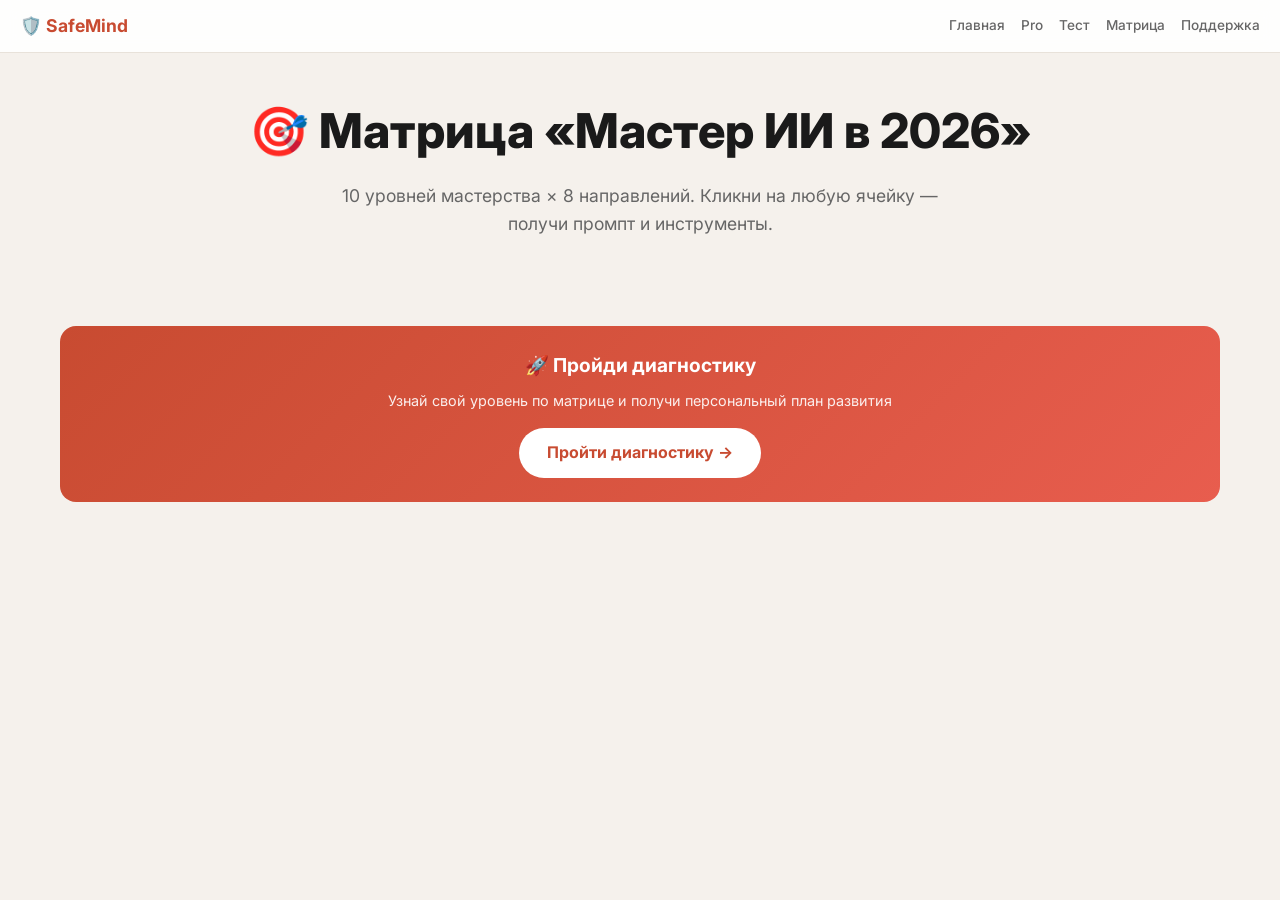
<file: ru/matrix.html>
<!DOCTYPE html>
<html lang="ru">
<head>
<meta charset="UTF-8">
<meta name="viewport" content="width=device-width, initial-scale=1.0">
<meta name="description" content="Интерактивная матрица навыков ИИ — 10 уровней мастерства × 8 направлений. Промпты и инструменты для каждого уровня.">
<meta property="og:title" content="Матрица ИИ — SafeMind">
<meta property="og:description" content="10 уровней мастерства × 8 направлений. Кликни на ячейку — получи промпт и инструменты.">
<meta property="og:type" content="website">
<meta property="og:url" content="https://safemind.pro/ru/matrix.html">
<title>Матрица ИИ — SafeMind</title>
<link href="https://fonts.googleapis.com/css2?family=Inter:wght@400;500;600;700;800&display=swap" rel="stylesheet">
<style>
:root {
  --bg: #F5F1EC;
  --fg: #1a1a1a;
  --accent: #C84B31;
  --card: #fff;
  --muted: #666;
  --light: #e8e2da;
}
* { margin: 0; padding: 0; box-sizing: border-box; }
body {
  font-family: 'Inter', -apple-system, sans-serif;
  background: var(--bg);
  color: var(--fg);
  line-height: 1.6;
}
.container { max-width: 1200px; margin: 0 auto; padding: 40px 20px; }
header {
  text-align: center;
  margin-bottom: 40px;
}
header h1 {
  font-size: clamp(2rem, 4vw, 3rem);
  font-weight: 800;
  margin-bottom: 12px;
}
header p {
  color: var(--muted);
  font-size: 1.1rem;
  max-width: 600px;
  margin: 0 auto;
}
.levels-legend {
  display: flex;
  justify-content: center;
  gap: 8px;
  margin: 24px 0;
  flex-wrap: wrap;
}
.level-badge {
  width: 32px;
  height: 32px;
  border-radius: 50%;
  display: flex;
  align-items: center;
  justify-content: center;
  font-weight: 700;
  font-size: 0.8rem;
  color: #fff;
  cursor: pointer;
  transition: transform 0.2s;
}
.level-badge:hover { transform: scale(1.2); }
.matrix-table {
  display: grid;
  grid-template-columns: 140px repeat(8, 1fr);
  gap: 4px;
  margin-top: 24px;
  overflow-x: auto;
}
@media (max-width: 900px) {
  .matrix-table { grid-template-columns: 100px repeat(8, minmax(80px, 1fr)); }
}
.track-header {
  background: var(--card);
  border-radius: 12px;
  padding: 16px 8px;
  text-align: center;
  font-weight: 700;
  font-size: 0.85rem;
  display: flex;
  flex-direction: column;
  align-items: center;
  gap: 6px;
}
.track-header .emoji { font-size: 1.5rem; }
.level-row {
  display: contents;
}
.level-number {
  display: flex;
  align-items: center;
  justify-content: center;
  font-weight: 800;
  font-size: 1rem;
  color: var(--muted);
}
.cell {
  background: var(--card);
  border-radius: 12px;
  padding: 12px 8px;
  cursor: pointer;
  transition: all 0.3s;
  border: 2px solid transparent;
  min-height: 60px;
  display: flex;
  flex-direction: column;
  justify-content: center;
}
.cell:hover {
  transform: translateY(-2px);
  box-shadow: 0 4px 16px rgba(0,0,0,0.1);
}
.cell .title {
  font-weight: 600;
  font-size: 0.75rem;
  line-height: 1.3;
}
.cell .level-indicator {
  font-size: 0.65rem;
  color: var(--muted);
  margin-top: 4px;
}
.cell.completed {
  border-color: #10B981;
  background: rgba(16, 185, 129, 0.05);
}
.cell.completed::after {
  content: '✓';
  position: absolute;
  top: 4px;
  right: 6px;
  color: #10B981;
  font-weight: 700;
  font-size: 0.7rem;
}
/* Modal */
.modal-overlay {
  position: fixed;
  inset: 0;
  background: rgba(0,0,0,0.5);
  backdrop-filter: blur(8px);
  z-index: 1000;
  display: none;
  align-items: center;
  justify-content: center;
  padding: 20px;
}
.modal-overlay.active { display: flex; }
.modal {
  background: var(--card);
  border-radius: 24px;
  padding: 32px;
  max-width: 500px;
  width: 100%;
  max-height: 80vh;
  overflow-y: auto;
  position: relative;
}
.modal-close {
  position: absolute;
  top: 16px;
  right: 20px;
  background: none;
  border: none;
  font-size: 1.5rem;
  cursor: pointer;
  color: var(--muted);
}
.modal h2 {
  font-size: 1.3rem;
  font-weight: 700;
  margin-bottom: 8px;
}
.modal .track-tag {
  display: inline-block;
  padding: 4px 12px;
  border-radius: 50px;
  font-size: 0.75rem;
  font-weight: 600;
  color: #fff;
  margin-bottom: 16px;
}
.modal .description {
  color: var(--muted);
  margin-bottom: 16px;
}
.modal .tools {
  margin-bottom: 16px;
}
.modal .tools strong {
  display: block;
  margin-bottom: 8px;
  font-size: 0.85rem;
}
.modal .tools .tool-tag {
  display: inline-block;
  background: var(--light);
  padding: 4px 10px;
  border-radius: 50px;
  font-size: 0.75rem;
  margin: 2px;
}
.modal .prompt-box {
  background: var(--bg);
  border-radius: 12px;
  padding: 16px;
  margin-bottom: 16px;
}
.modal .prompt-box strong {
  display: block;
  margin-bottom: 8px;
  font-size: 0.85rem;
}
.modal .prompt-box code {
  font-size: 0.8rem;
  color: var(--accent);
  word-break: break-word;
}
.cta-box {
  background: linear-gradient(135deg, var(--accent), #E85D4E);
  border-radius: 16px;
  padding: 24px;
  text-align: center;
  color: #fff;
  margin-top: 24px;
}
.cta-box h3 {
  font-size: 1.2rem;
  font-weight: 700;
  margin-bottom: 8px;
}
.cta-box p {
  opacity: 0.9;
  margin-bottom: 16px;
  font-size: 0.9rem;
}
.cta-box a {
  display: inline-block;
  background: #fff;
  color: var(--accent);
  padding: 12px 28px;
  border-radius: 50px;
  text-decoration: none;
  font-weight: 700;
  transition: transform 0.2s;
}
.cta-box a:hover { transform: translateY(-2px); }
.nav-fixed {
  position: sticky;
  top: 0;
  background: rgba(255,255,255,0.9);
  backdrop-filter: blur(10px);
  border-bottom: 1px solid var(--light);
  padding: 12px 20px;
  z-index: 100;
  display: flex;
  justify-content: space-between;
  align-items: center;
}
.nav-fixed a { text-decoration: none; color: var(--accent); font-weight: 700; }
.nav-fixed .nav-links { display: flex; gap: 16px; }
.nav-fixed .nav-links a { font-weight: 500; color: var(--muted); font-size: 0.85rem; }
.nav-fixed .nav-links a:hover { color: var(--accent); }
</style>
</head>
<body>
<nav class="nav-fixed">
  <a href="index.html" style="font-size:1.1rem;">🛡️ SafeMind</a>
  <div class="nav-links">
    <a href="index.html">Главная</a>
    <a href="pro.html">Pro</a>
    <a href="diagnostic.html">Тест</a>
    <a href="matrix.html">Матрица</a>
    <a href="support.html">Поддержка</a>
  </div>
</nav>
<div class="container">
  <header>
    <h1>🎯 Матрица «Мастер ИИ в 2026»</h1>
    <p>10 уровней мастерства × 8 направлений. Кликни на любую ячейку — получи промпт и инструменты.</p>
    <div class="levels-legend" id="legend"></div>
  </header>

  <div class="matrix-table" id="matrix"></div>

  <div class="cta-box">
    <h3>🚀 Пройди диагностику</h3>
    <p>Узнай свой уровень по матрице и получи персональный план развития</p>
    <a href="diagnostic.html">Пройти диагностику →</a>
  </div>
</div>

<!-- Modal -->
<div class="modal-overlay" id="modal" onclick="closeModal(event)">
  <div class="modal" onclick="event.stopPropagation()">
    <button class="modal-close" onclick="closeModal()">×</button>
    <div id="modalContent"></div>
  </div>
</div>

<script>
const matrixData = {"TRACKS_DATA_WILL_BE_LOADED"};

const levelColors = [
  '#94a3b8', '#84cc16', '#22c55e', '#10b981', '#14b8a6',
  '#06b6d4', '#3b82f6', '#6366f1', '#8b5cf6', '#a855f7'
];

function renderLegend() {
  const legend = document.getElementById('legend');
  for (let i = 1; i <= 10; i++) {
    const badge = document.createElement('div');
    badge.className = 'level-badge';
    badge.style.background = levelColors[i-1];
    badge.textContent = i;
    badge.title = `Уровень ${i}`;
    legend.appendChild(badge);
  }
}

function renderMatrix() {
  const container = document.getElementById('matrix');
  const tracks = matrixData.tracks;

  // Header row with track names
  container.innerHTML = '<div></div>';
  tracks.forEach(track => {
    const header = document.createElement('div');
    header.className = 'track-header';
    header.innerHTML = `<span class="emoji">${track.emoji}</span><span>${track.title}</span>`;
    header.style.borderTop = `4px solid ${track.color}`;
    container.appendChild(header);
  });

  // Level rows
  for (let level = 1; level <= 10; level++) {
    const levelNum = document.createElement('div');
    levelNum.className = 'level-number';
    levelNum.textContent = level;
    container.appendChild(levelNum);

    tracks.forEach(track => {
      const cellData = track.levels[level - 1];
      const cell = document.createElement('div');
      cell.className = 'cell';
      cell.style.position = 'relative';
      cell.style.borderLeft = `3px solid ${track.color}`;
      cell.innerHTML = `
        <div class="title">${cellData.title}</div>
        <div class="level-indicator">${track.emoji} Уровень ${level}</div>
      `;
      cell.onclick = () => openModal(track, cellData, level);
      container.appendChild(cell);
    });
  }
}

function openModal(track, data, level) {
  const modal = document.getElementById('modal');
  const content = document.getElementById('modalContent');
  content.innerHTML = `
    <div class="track-tag" style="background: ${track.color}">${track.emoji} ${track.title}</div>
    <h2>${data.title}</h2>
    <div class="description">${data.description}</div>
    <div class="tools">
      <strong>🛠️ Инструменты:</strong>
      ${data.tools.map(t => `<span class="tool-tag">${t}</span>`).join('')}
    </div>
    <div class="prompt-box">
      <strong>💬 Пример промпта:</strong>
      <code>${data.prompt_example}</code>
    </div>
    <div style="text-align: center; margin-top: 16px;">
      <a href="challenge.html?track=${track.id}&level=${level}" style="display: inline-block; background: var(--accent); color: #fff; padding: 10px 24px; border-radius: 50px; text-decoration: none; font-weight: 600;">
        Начать задание →
      </a>
    </div>
  `;
  modal.classList.add('active');
}

function closeModal(event) {
  if (!event || event.target.id === 'modal') {
    document.getElementById('modal').classList.remove('active');
  }
}

// Load data from JSON
fetch('data/ai-matrix-ru.json')
  .then(r => r.json())
  .then(data => {
    Object.assign(matrixData, data);
    renderMatrix();
  })
  .catch(() => {
    // Fallback: show placeholder
    document.getElementById('matrix').innerHTML = '<p style="text-align:center;color:var(--muted);">Загрузка матрицы...</p>';
  });

renderLegend();
</script>
</body>
</html>
</file>
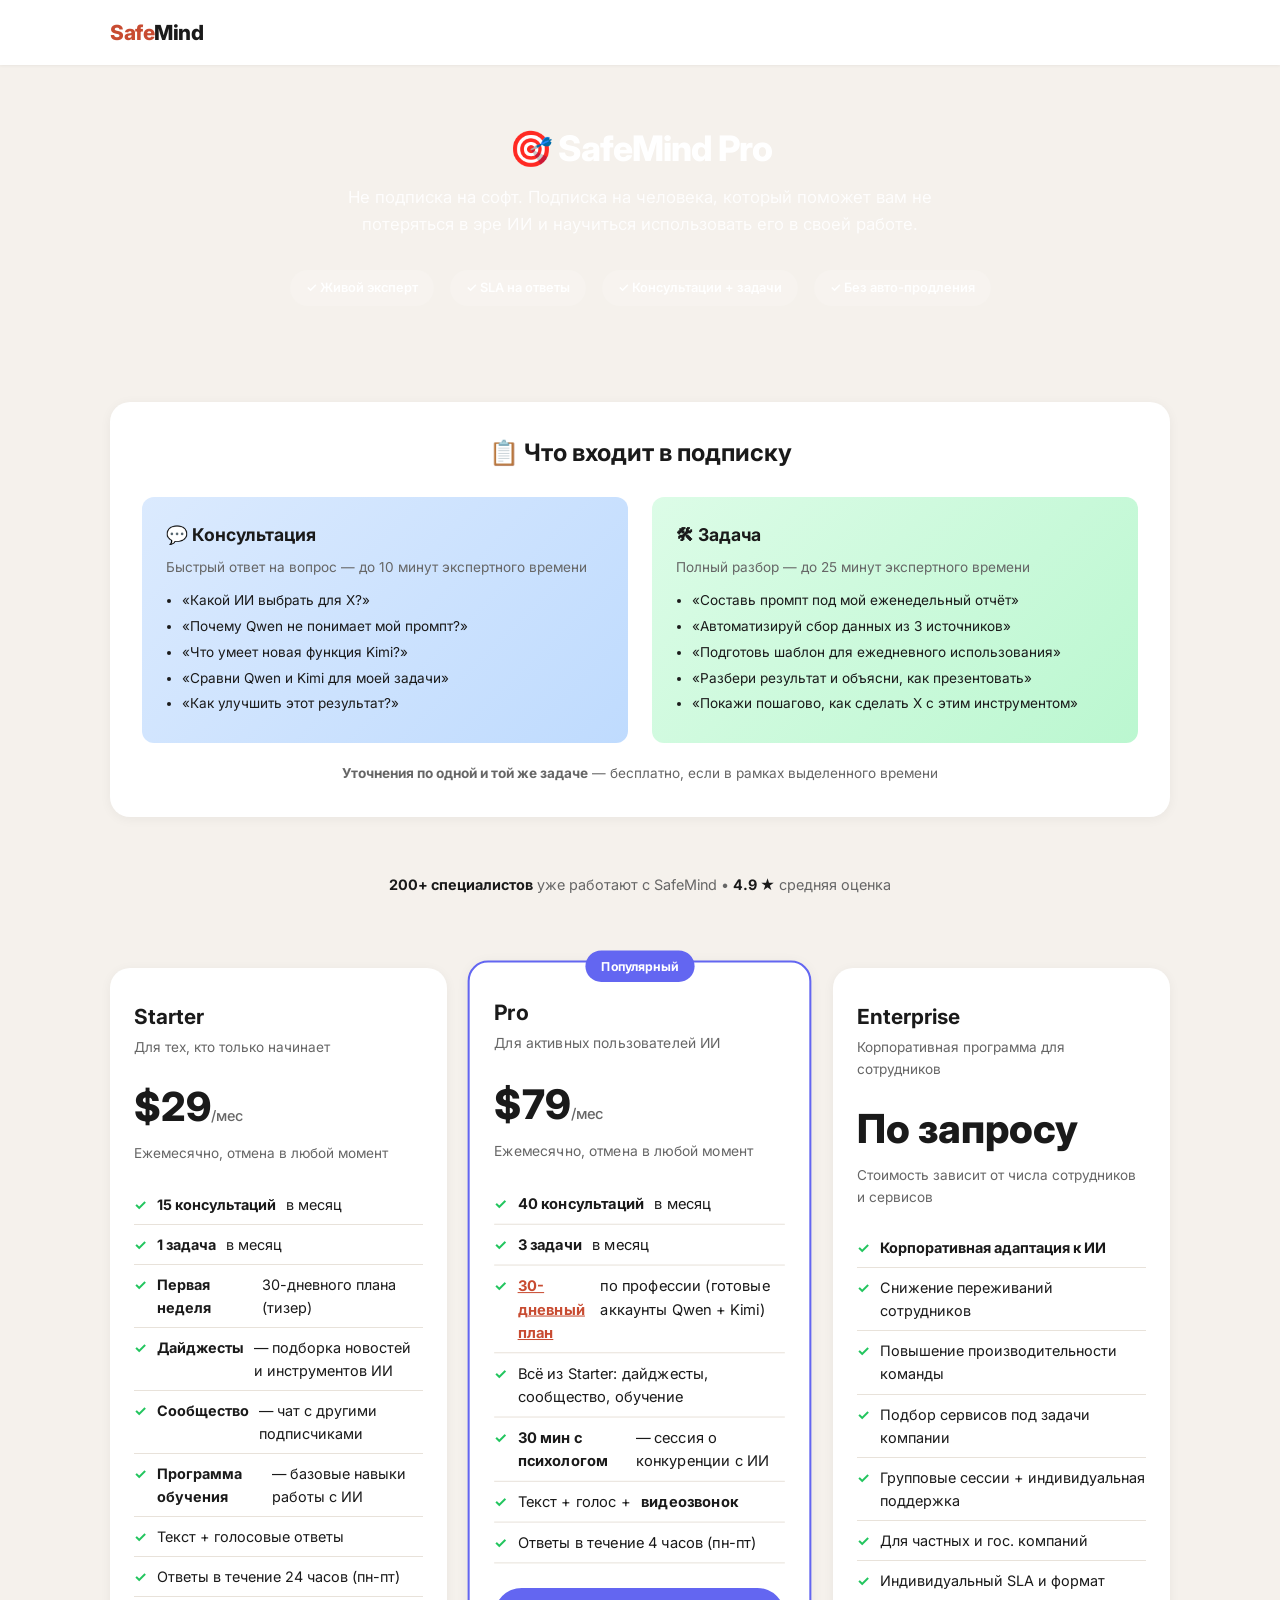
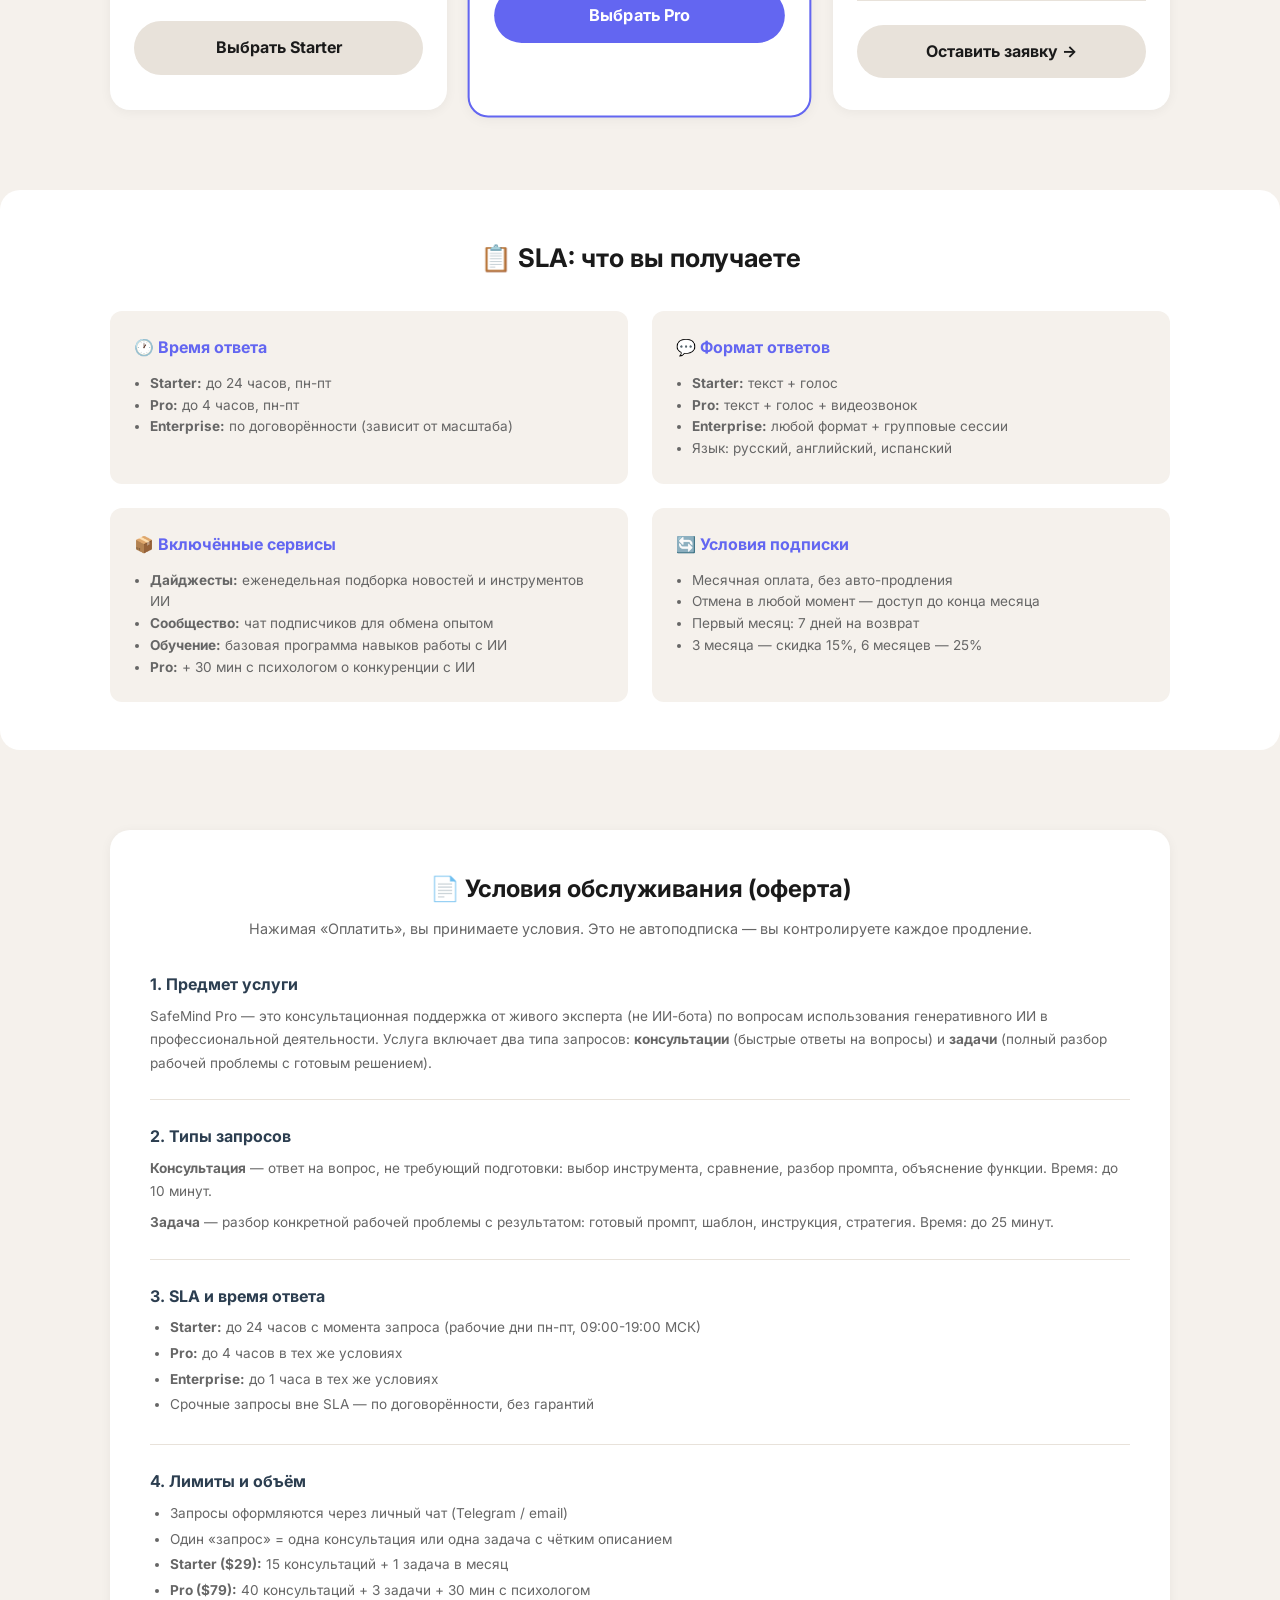
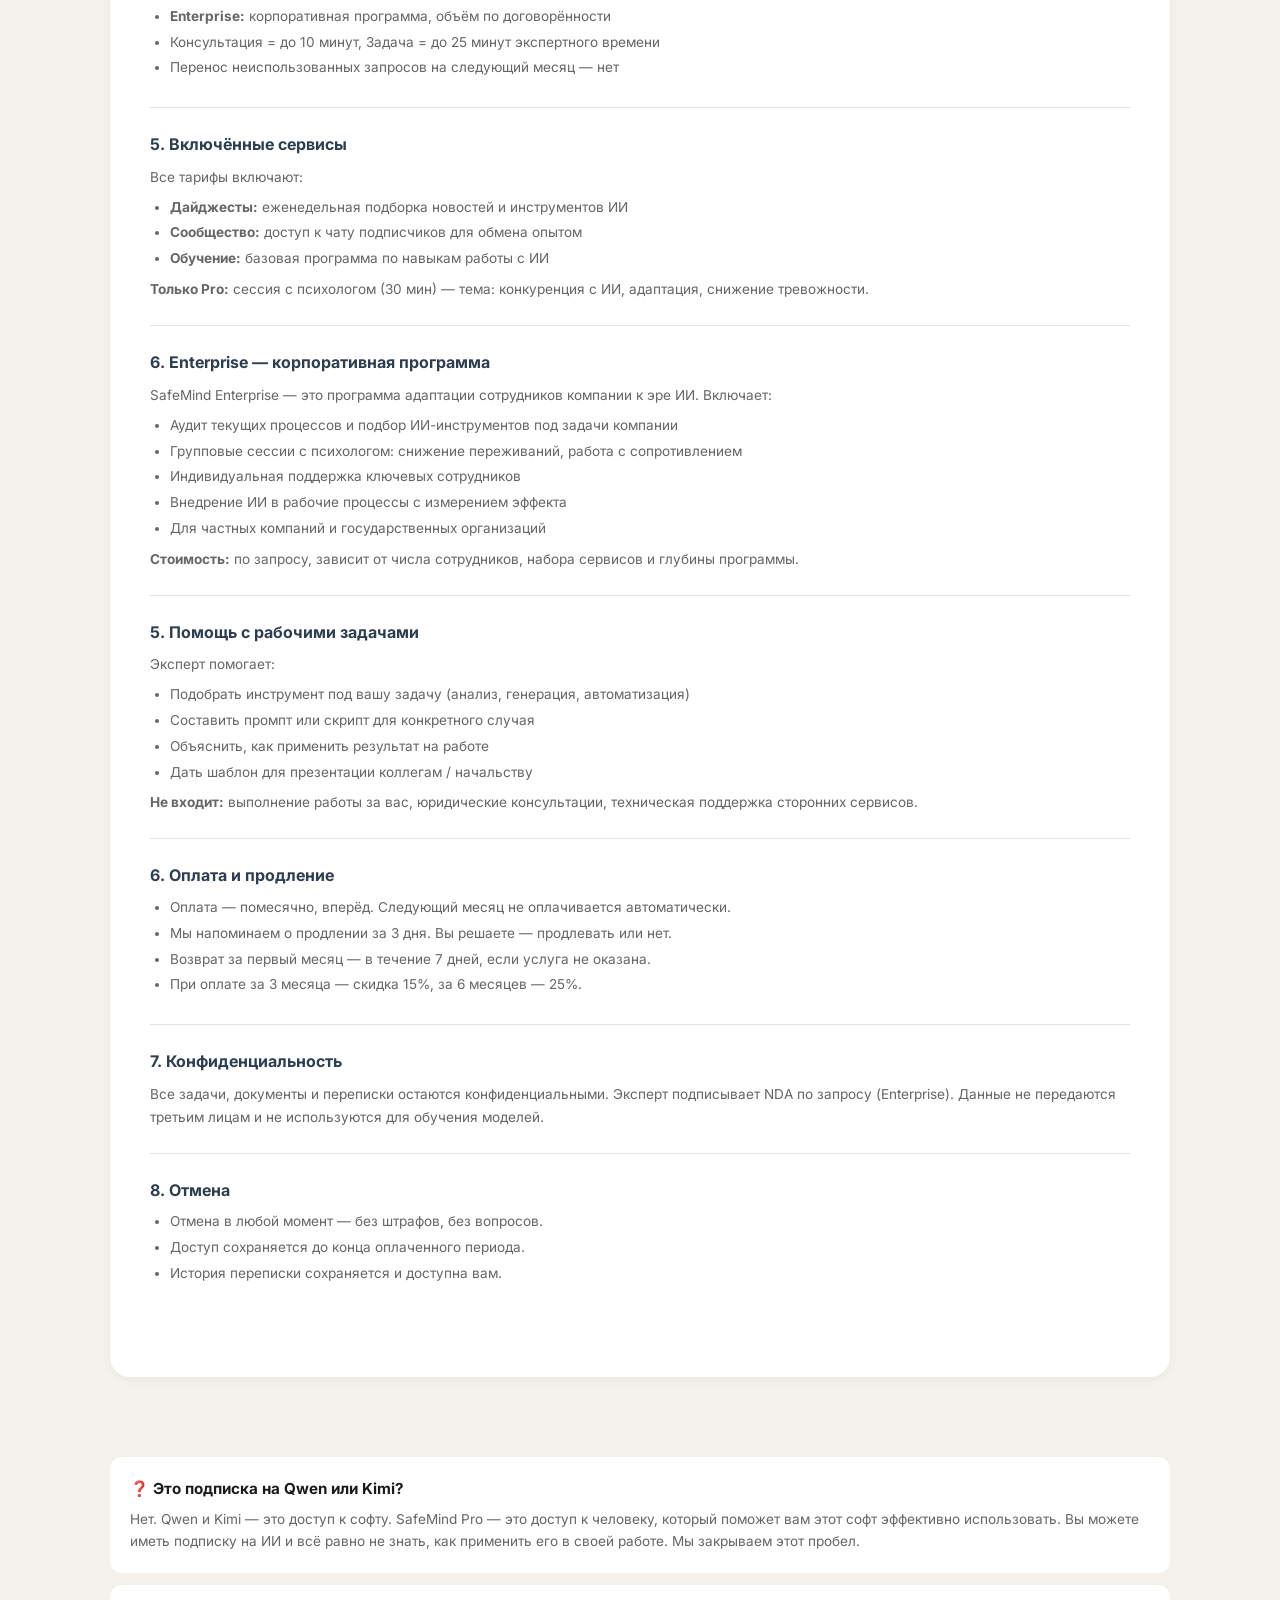
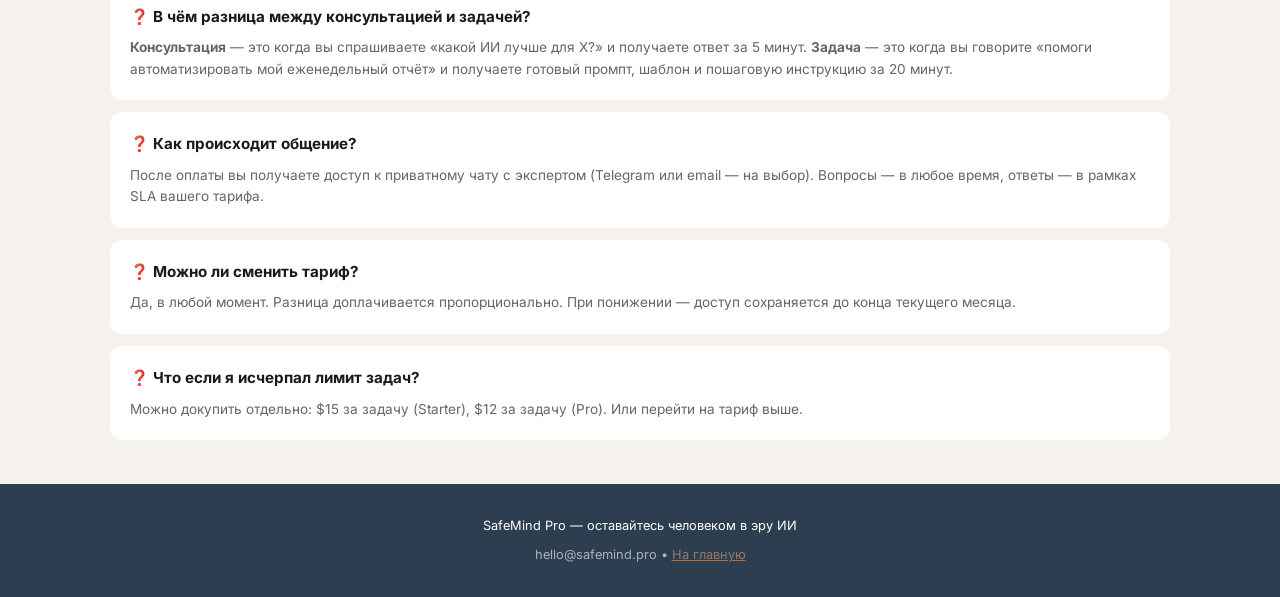
<file: ru/pro.html>
<!DOCTYPE html>
<html lang="ru">
<head>
<meta charset="UTF-8">
<meta name="viewport" content="width=device-width, initial-scale=1.0">
<meta name="description" content="SafeMind Pro — подписка на ИИ-коуча. Живой эксперт поможет освоить ИИ в работе: консультации, задачи, 30-дневный план. Без авто-продления.">
<meta property="og:title" content="SafeMind Pro — Подписка на ИИ-коуча">
<meta property="og:description" content="Живой эксперт поможет освоить ИИ в работе. Консультации, задачи, 30-дневный план. Без авто-продления.">
<meta property="og:type" content="website">
<meta property="og:url" content="https://safemind.pro/ru/pro.html">
<title>SafeMind Pro — Подписка на ИИ-коуча</title>
<link href="https://fonts.googleapis.com/css2?family=Inter:wght@400;500;600;700;800;900&display=swap" rel="stylesheet">
<link rel="stylesheet" href="../assets/style.css">
<link rel="icon" href="data:image/svg+xml,%3Csvg xmlns='http://www.w3.org/2000/svg' viewBox='0 0 100 100'%3E%3Ctext y='.9em' font-size='90'%3E🛡️%3C/text%3E%3C/svg%3E">
<style>
:root {
--bg: #F5F1EC;
--fg: #1a1a1a;
--accent: #C84B31;
--accent2: #D4A574;
--dark: #2C3E50;
--card: #fff;
--muted: #666;
--light: #e8e2da;
--pro: #6366F1;
--success: #22c55e;
--warning: #f59e0b;
}
* { margin: 0; padding: 0; box-sizing: border-box; }
body {
font-family: 'Inter', sans-serif;
background: var(--bg);
color: var(--fg);
line-height: 1.6;
}
.container { max-width: 1100px; margin: 0 auto; padding: 0 20px; }

.header {
background: var(--card);
padding: 16px 0;
position: sticky;
top: 0;
z-index: 100;
box-shadow: 0 1px 3px rgba(0,0,0,0.05);
}
.header-flex { display: flex; justify-content: space-between; align-items: center; }
.logo { font-size: 1.3rem; font-weight: 800; color: var(--accent); text-decoration: none; }
.logo span { color: var(--fg); }

.hero {
background: linear-gradient(135deg, var(--accent), var(--gradient2));
color: white;
padding: 64px 20px;
text-align: center;
}
.hero h1 { font-size: 2.2rem; font-weight: 800; margin-bottom: 16px; }
.hero p { opacity: 0.9; max-width: 600px; margin: 0 auto 32px; font-size: 1.05rem; }
.badge-row { display: flex; justify-content: center; gap: 16px; flex-wrap: wrap; }
.badge {
background: rgba(255,255,255,0.15);
padding: 8px 16px;
border-radius: 50px;
font-size: 0.8rem;
font-weight: 600;
}

.pricing-section { padding: 48px 20px; }
.pricing-grid { display: grid; grid-template-columns: repeat(3, 1fr); gap: 24px; }
.plan-card {
background: var(--card);
border-radius: 20px;
padding: 32px 24px;
box-shadow: 0 2px 12px rgba(0,0,0,0.05);
transition: transform 0.2s, box-shadow 0.2s;
position: relative;
}
.plan-card:hover { transform: translateY(-4px); box-shadow: 0 8px 30px rgba(0,0,0,0.1); }
.plan-card.popular { border: 2px solid var(--pro); transform: scale(1.02); }
.plan-card.popular:hover { transform: scale(1.02) translateY(-4px); }
.popular-badge {
position: absolute;
top: -12px;
left: 50%;
transform: translateX(-50%);
background: var(--pro);
color: white;
padding: 6px 16px;
border-radius: 50px;
font-size: 0.75rem;
font-weight: 700;
}
.plan-name { font-size: 1.3rem; font-weight: 700; margin-bottom: 4px; }
.plan-desc { color: var(--muted); font-size: 0.85rem; margin-bottom: 16px; }
.plan-price { font-size: 2.5rem; font-weight: 800; margin-bottom: 4px; }
.plan-price span { font-size: 0.9rem; font-weight: 500; color: var(--muted); }
.plan-period { color: var(--muted); font-size: 0.85rem; margin-bottom: 20px; }
.features-list { list-style: none; margin-bottom: 24px; }
.features-list li {
padding: 8px 0;
border-bottom: 1px solid var(--light);
font-size: 0.9rem;
display: flex;
align-items: flex-start;
gap: 10px;
}
.features-list li::before { content: "✓"; color: var(--success); font-weight: 700; flex-shrink: 0; }
.features-list li.no::before { content: "—"; color: var(--muted); }
.features-list li.no { opacity: 0.5; }
.btn-plan {
display: block; width: 100%; text-align: center; padding: 14px;
border-radius: 50px; text-decoration: none; font-weight: 700;
transition: transform 0.2s;
}
.btn-plan:hover { transform: scale(1.03); }
.btn-plan.primary { background: var(--pro); color: white; }
.btn-plan.secondary { background: var(--light); color: var(--fg); }

.types-section { padding: 32px 20px; }
.types-box {
background: var(--card);
border-radius: 20px;
padding: 32px;
box-shadow: 0 2px 12px rgba(0,0,0,0.05);
}
.types-box h2 { text-align: center; font-size: 1.5rem; margin-bottom: 24px; }
.types-grid { display: grid; grid-template-columns: repeat(2, 1fr); gap: 24px; }
.type-card { padding: 24px; border-radius: 12px; }
.type-card.consult { background: linear-gradient(135deg, #dbeafe, #bfdbfe); }
.type-card.task { background: linear-gradient(135deg, #dcfce7, #bbf7d0); }
.type-card h4 { font-size: 1.1rem; margin-bottom: 8px; }
.type-card p { font-size: 0.85rem; color: var(--muted); margin-bottom: 12px; }
.type-card ul { padding-left: 16px; }
.type-card li { font-size: 0.85rem; margin-bottom: 4px; }

.sla-section { background: var(--card); padding: 48px 20px; margin: 32px 0; border-radius: 20px; }
.sla-section h2 { text-align: center; font-size: 1.6rem; margin-bottom: 32px; }
.sla-grid { display: grid; grid-template-columns: repeat(2, 1fr); gap: 24px; }
.sla-card { background: var(--bg); padding: 24px; border-radius: 12px; }
.sla-card h4 { font-size: 1rem; margin-bottom: 12px; color: var(--pro); }
.sla-card p, .sla-card li { font-size: 0.85rem; color: var(--muted); }
.sla-card ul { padding-left: 16px; }

.contract-section { padding: 48px 20px; }
.contract-box {
background: var(--card);
border-radius: 20px;
padding: 40px;
box-shadow: 0 2px 12px rgba(0,0,0,0.05);
}
.contract-box h2 { text-align: center; margin-bottom: 8px; }
.contract-box .subtitle { text-align: center; color: var(--muted); margin-bottom: 32px; font-size: 0.9rem; }
.contract-clause { margin-bottom: 24px; padding-bottom: 24px; border-bottom: 1px solid var(--light); }
.contract-clause:last-child { border-bottom: none; }
.contract-clause h4 { font-size: 1rem; margin-bottom: 8px; color: var(--dark); }
.contract-clause p { font-size: 0.85rem; color: var(--muted); line-height: 1.7; }
.contract-clause ul { padding-left: 20px; margin-top: 8px; }
.contract-clause li { font-size: 0.85rem; color: var(--muted); margin-bottom: 4px; }

.faq-section { padding: 32px 20px; }
.faq-item { background: var(--card); border-radius: 12px; padding: 20px; margin-bottom: 12px; }
.faq-item h4 { font-size: 0.95rem; margin-bottom: 8px; }
.faq-item p { font-size: 0.85rem; color: var(--muted); }

@media (max-width: 768px) {
.pricing-grid { grid-template-columns: 1fr; }
.sla-grid, .types-grid { grid-template-columns: 1fr; }
.plan-card.popular { transform: none; }
.hero h1 { font-size: 1.6rem; }
}
</style>
</head>
<body>

<header class="header">
<div class="container header-flex">
<a href="index.html" class="logo">Safe<span>Mind</span></a>
</div>
</header>

<section class="hero">
<div class="container">
<h1>🎯 SafeMind Pro</h1>
<p>Не подписка на софт. Подписка на человека, который поможет вам не потеряться в эре ИИ и научиться использовать его в своей работе.</p>
<div class="badge-row">
<span class="badge">✓ Живой эксперт</span>
<span class="badge">✓ SLA на ответы</span>
<span class="badge">✓ Консультации + задачи</span>
<span class="badge">✓ Без авто-продления</span>
</div>
</div>
</section>

<!-- What you get -->
<section class="types-section">
<div class="container">
<div class="types-box">
<h2>📋 Что входит в подписку</h2>
<div class="types-grid">
<div class="type-card consult">
<h4>💬 Консультация</h4>
<p>Быстрый ответ на вопрос — до 10 минут экспертного времени</p>
<ul>
<li>«Какой ИИ выбрать для X?»</li>
<li>«Почему Qwen не понимает мой промпт?»</li>
<li>«Что умеет новая функция Kimi?»</li>
<li>«Сравни Qwen и Kimi для моей задачи»</li>
<li>«Как улучшить этот результат?»</li>
</ul>
</div>
<div class="type-card task">
<h4>🛠 Задача</h4>
<p>Полный разбор — до 25 минут экспертного времени</p>
<ul>
<li>«Составь промпт под мой еженедельный отчёт»</li>
<li>«Автоматизируй сбор данных из 3 источников»</li>
<li>«Подготовь шаблон для ежедневного использования»</li>
<li>«Разбери результат и объясни, как презентовать»</li>
<li>«Покажи пошагово, как сделать X с этим инструментом»</li>
</ul>
</div>
</div>
<p style="text-align:center; margin-top:20px; color:var(--muted); font-size:0.85rem;">
<strong>Уточнения по одной и той же задаче</strong> — бесплатно, если в рамках выделенного времени
</p>
</div>
</div>
</section>

<!-- Social Proof -->
<section style="padding: 24px 20px; text-align: center;">
<div class="container">
<p style="color: var(--muted); font-size: 0.9rem;">
<strong style="color: var(--fg);">200+ специалистов</strong> уже работают с SafeMind • <strong style="color: var(--fg);">4.9 ★</strong> средняя оценка
</p>
</div>
</section>

<!-- Pricing -->
<section class="pricing-section">
<div class="container">
<div class="pricing-grid">

<div class="plan-card">
<div class="plan-name">Starter</div>
<div class="plan-desc">Для тех, кто только начинает</div>
<div class="plan-price">$29<span>/мес</span></div>
<div class="plan-period">Ежемесячно, отмена в любой момент</div>
<ul class="features-list">
<li><strong>15 консультаций</strong> в месяц</li>
<li><strong>1 задача</strong> в месяц</li>
<li><strong>Первая неделя</strong> 30-дневного плана (тизер)</li>
<li><strong>Дайджесты</strong> — подборка новостей и инструментов ИИ</li>
<li><strong>Сообщество</strong> — чат с другими подписчиками</li>
<li><strong>Программа обучения</strong> — базовые навыки работы с ИИ</li>
<li>Текст + голосовые ответы</li>
<li>Ответы в течение 24 часов (пн-пт)</li>
</ul>
<a href="https://t.me/Mentesegura_bot?start=starter" class="btn-plan secondary">Выбрать Starter</a>
</div>

<div class="plan-card popular">
<div class="popular-badge">Популярный</div>
<div class="plan-name">Pro</div>
<div class="plan-desc">Для активных пользователей ИИ</div>
<div class="plan-price">$79<span>/мес</span></div>
<div class="plan-period">Ежемесячно, отмена в любой момент</div>
<ul class="features-list">
<li><strong>40 консультаций</strong> в месяц</li>
<li><strong>3 задачи</strong> в месяц</li>
<li><strong><a href="30-day-plan.html" style="color:var(--accent);text-decoration:underline;">30-дневный план</a></strong> по профессии (готовые аккаунты Qwen + Kimi)</li>
<li>Всё из Starter: дайджесты, сообщество, обучение</li>
<li><strong>30 мин с психологом</strong> — сессия о конкуренции с ИИ</li>
<li>Текст + голос + <strong>видеозвонок</strong></li>
<li>Ответы в течение 4 часов (пн-пт)</li>
</ul>
<a href="https://t.me/Mentesegura_bot?start=pro" class="btn-plan primary">Выбрать Pro</a>
</div>

<div class="plan-card">
<div class="plan-name">Enterprise</div>
<div class="plan-desc">Корпоративная программа для сотрудников</div>
<div class="plan-price">По запросу</span></div>
<div class="plan-period">Стоимость зависит от числа сотрудников и сервисов</div>
<ul class="features-list">
<li><strong>Корпоративная адаптация к ИИ</strong></li>
<li>Снижение переживаний сотрудников</li>
<li>Повышение производительности команды</li>
<li>Подбор сервисов под задачи компании</li>
<li>Групповые сессии + индивидуальная поддержка</li>
<li>Для частных и гос. компаний</li>
<li>Индивидуальный SLA и формат</li>
</ul>
<a href="https://t.me/Mentesegura_bot?start=enterprise" class="btn-plan secondary">Оставить заявку →</a>
</div>

</div>
</div>
</section>

<!-- SLA -->
<section class="sla-section">
<div class="container">
<h2>📋 SLA: что вы получаете</h2>
<div class="sla-grid">
<div class="sla-card">
<h4>🕐 Время ответа</h4>
<ul>
<li><strong>Starter:</strong> до 24 часов, пн-пт</li>
<li><strong>Pro:</strong> до 4 часов, пн-пт</li>
<li><strong>Enterprise:</strong> по договорённости (зависит от масштаба)</li>
</ul>
</div>
<div class="sla-card">
<h4>💬 Формат ответов</h4>
<ul>
<li><strong>Starter:</strong> текст + голос</li>
<li><strong>Pro:</strong> текст + голос + видеозвонок</li>
<li><strong>Enterprise:</strong> любой формат + групповые сессии</li>
<li>Язык: русский, английский, испанский</li>
</ul>
</div>
<div class="sla-card">
<h4>📦 Включённые сервисы</h4>
<ul>
<li><strong>Дайджесты:</strong> еженедельная подборка новостей и инструментов ИИ</li>
<li><strong>Сообщество:</strong> чат подписчиков для обмена опытом</li>
<li><strong>Обучение:</strong> базовая программа навыков работы с ИИ</li>
<li><strong>Pro:</strong> + 30 мин с психологом о конкуренции с ИИ</li>
</ul>
</div>
<div class="sla-card">
<h4>🔄 Условия подписки</h4>
<ul>
<li>Месячная оплата, без авто-продления</li>
<li>Отмена в любой момент — доступ до конца месяца</li>
<li>Первый месяц: 7 дней на возврат</li>
<li>3 месяца — скидка 15%, 6 месяцев — 25%</li>
</ul>
</div>
</div>
</div>
</section>

<!-- Contract -->
<section class="contract-section" id="contract">
<div class="container">
<div class="contract-box">
<h2>📄 Условия обслуживания (оферта)</h2>
<p class="subtitle">Нажимая «Оплатить», вы принимаете условия. Это не автоподписка — вы контролируете каждое продление.</p>

<div class="contract-clause">
<h4>1. Предмет услуги</h4>
<p>SafeMind Pro — это консультационная поддержка от живого эксперта (не ИИ-бота) по вопросам использования генеративного ИИ в профессиональной деятельности. Услуга включает два типа запросов: <strong>консультации</strong> (быстрые ответы на вопросы) и <strong>задачи</strong> (полный разбор рабочей проблемы с готовым решением).</p>
</div>

<div class="contract-clause">
<h4>2. Типы запросов</h4>
<p><strong>Консультация</strong> — ответ на вопрос, не требующий подготовки: выбор инструмента, сравнение, разбор промпта, объяснение функции. Время: до 10 минут.</p>
<p style="margin-top:8px;"><strong>Задача</strong> — разбор конкретной рабочей проблемы с результатом: готовый промпт, шаблон, инструкция, стратегия. Время: до 25 минут.</p>
</div>

<div class="contract-clause">
<h4>3. SLA и время ответа</h4>
<ul>
<li><strong>Starter:</strong> до 24 часов с момента запроса (рабочие дни пн-пт, 09:00-19:00 МСК)</li>
<li><strong>Pro:</strong> до 4 часов в тех же условиях</li>
<li><strong>Enterprise:</strong> до 1 часа в тех же условиях</li>
<li>Срочные запросы вне SLA — по договорённости, без гарантий</li>
</ul>
</div>

<div class="contract-clause">
<h4>4. Лимиты и объём</h4>
<ul>
<li>Запросы оформляются через личный чат (Telegram / email)</li>
<li>Один «запрос» = одна консультация или одна задача с чётким описанием</li>
<li><strong>Starter ($29):</strong> 15 консультаций + 1 задача в месяц</li>
<li><strong>Pro ($79):</strong> 40 консультаций + 3 задачи + 30 мин с психологом</li>
<li><strong>Enterprise:</strong> корпоративная программа, объём по договорённости</li>
<li>Консультация = до 10 минут, Задача = до 25 минут экспертного времени</li>
<li>Перенос неиспользованных запросов на следующий месяц — нет</li>
</ul>
</div>

<div class="contract-clause">
<h4>5. Включённые сервисы</h4>
<p>Все тарифы включают:</p>
<ul>
<li><strong>Дайджесты:</strong> еженедельная подборка новостей и инструментов ИИ</li>
<li><strong>Сообщество:</strong> доступ к чату подписчиков для обмена опытом</li>
<li><strong>Обучение:</strong> базовая программа по навыкам работы с ИИ</li>
</ul>
<p style="margin-top:8px;"><strong>Только Pro:</strong> сессия с психологом (30 мин) — тема: конкуренция с ИИ, адаптация, снижение тревожности.</p>
</div>

<div class="contract-clause">
<h4>6. Enterprise — корпоративная программа</h4>
<p>SafeMind Enterprise — это программа адаптации сотрудников компании к эре ИИ. Включает:</p>
<ul>
<li>Аудит текущих процессов и подбор ИИ-инструментов под задачи компании</li>
<li>Групповые сессии с психологом: снижение переживаний, работа с сопротивлением</li>
<li>Индивидуальная поддержка ключевых сотрудников</li>
<li>Внедрение ИИ в рабочие процессы с измерением эффекта</li>
<li>Для частных компаний и государственных организаций</li>
</ul>
<p style="margin-top:8px;"><strong>Стоимость:</strong> по запросу, зависит от числа сотрудников, набора сервисов и глубины программы.</p>
</div>

<div class="contract-clause">
<h4>5. Помощь с рабочими задачами</h4>
<p>Эксперт помогает:</p>
<ul>
<li>Подобрать инструмент под вашу задачу (анализ, генерация, автоматизация)</li>
<li>Составить промпт или скрипт для конкретного случая</li>
<li>Объяснить, как применить результат на работе</li>
<li>Дать шаблон для презентации коллегам / начальству</li>
</ul>
<p style="margin-top:8px;"><strong>Не входит:</strong> выполнение работы за вас, юридические консультации, техническая поддержка сторонних сервисов.</p>
</div>

<div class="contract-clause">
<h4>6. Оплата и продление</h4>
<ul>
<li>Оплата — помесячно, вперёд. Следующий месяц не оплачивается автоматически.</li>
<li>Мы напоминаем о продлении за 3 дня. Вы решаете — продлевать или нет.</li>
<li>Возврат за первый месяц — в течение 7 дней, если услуга не оказана.</li>
<li>При оплате за 3 месяца — скидка 15%, за 6 месяцев — 25%.</li>
</ul>
</div>

<div class="contract-clause">
<h4>7. Конфиденциальность</h4>
<p>Все задачи, документы и переписки остаются конфиденциальными. Эксперт подписывает NDA по запросу (Enterprise). Данные не передаются третьим лицам и не используются для обучения моделей.</p>
</div>

<div class="contract-clause">
<h4>8. Отмена</h4>
<ul>
<li>Отмена в любой момент — без штрафов, без вопросов.</li>
<li>Доступ сохраняется до конца оплаченного периода.</li>
<li>История переписки сохраняется и доступна вам.</li>
</ul>
</div>

</div>
</div>
</section>

<!-- FAQ -->
<section class="faq-section">
<div class="container">
<div class="faq-item">
<h4>❓ Это подписка на Qwen или Kimi?</h4>
<p>Нет. Qwen и Kimi — это доступ к софту. SafeMind Pro — это доступ к человеку, который поможет вам этот софт эффективно использовать. Вы можете иметь подписку на ИИ и всё равно не знать, как применить его в своей работе. Мы закрываем этот пробел.</p>
</div>
<div class="faq-item">
<h4>❓ В чём разница между консультацией и задачей?</h4>
<p><strong>Консультация</strong> — это когда вы спрашиваете «какой ИИ лучше для X?» и получаете ответ за 5 минут. <strong>Задача</strong> — это когда вы говорите «помоги автоматизировать мой еженедельный отчёт» и получаете готовый промпт, шаблон и пошаговую инструкцию за 20 минут.</p>
</div>
<div class="faq-item">
<h4>❓ Как происходит общение?</h4>
<p>После оплаты вы получаете доступ к приватному чату с экспертом (Telegram или email — на выбор). Вопросы — в любое время, ответы — в рамках SLA вашего тарифа.</p>
</div>
<div class="faq-item">
<h4>❓ Можно ли сменить тариф?</h4>
<p>Да, в любой момент. Разница доплачивается пропорционально. При понижении — доступ сохраняется до конца текущего месяца.</p>
</div>
<div class="faq-item">
<h4>❓ Что если я исчерпал лимит задач?</h4>
<p>Можно докупить отдельно: $15 за задачу (Starter), $12 за задачу (Pro). Или перейти на тариф выше.</p>
</div>
</div>
</section>

<footer style="background:var(--dark);color:white;padding:32px 20px;text-align:center;font-size:0.8rem">
<div class="container">
<p>SafeMind Pro — оставайтесь человеком в эру ИИ</p>
<p style="margin-top:8px;opacity:0.6">hello@safemind.pro • <a href="index.html" style="color:var(--accent2)">На главную</a></p>
</div>
</footer>

</body>
</html>
</file>
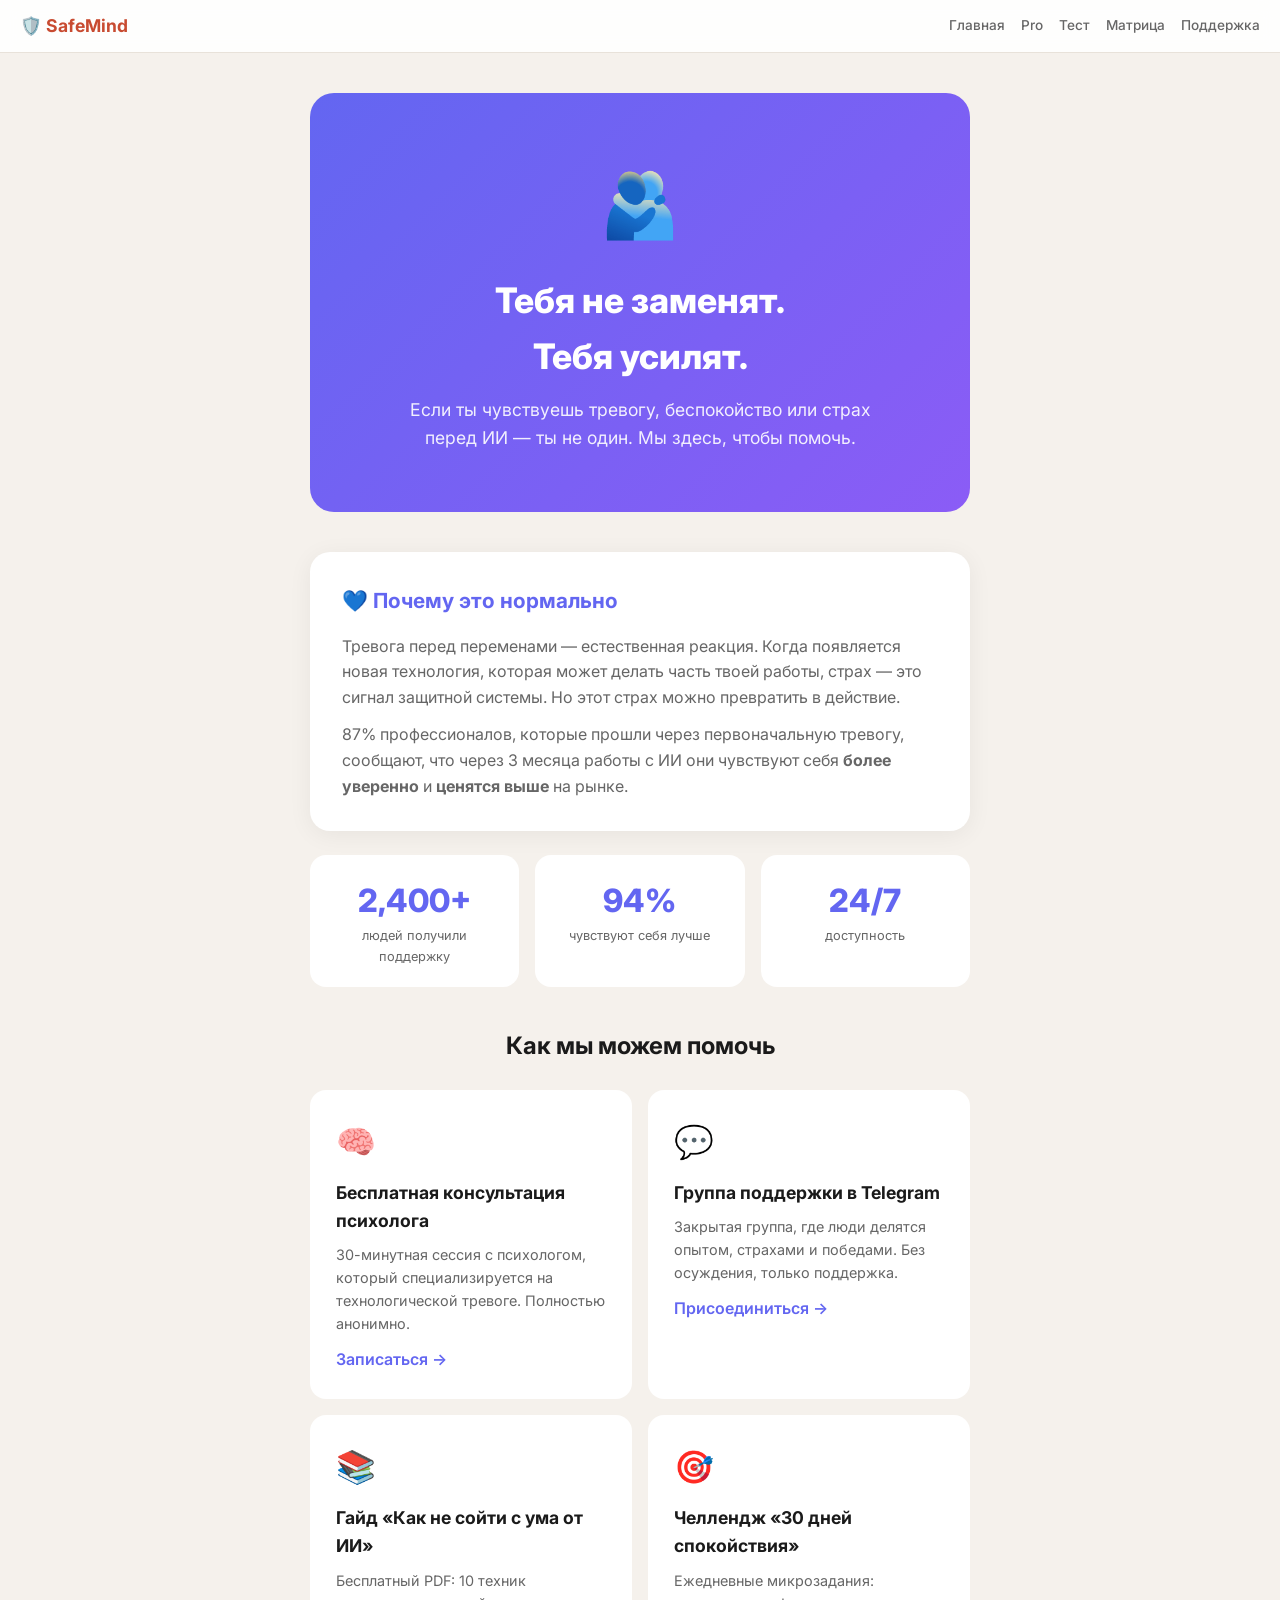
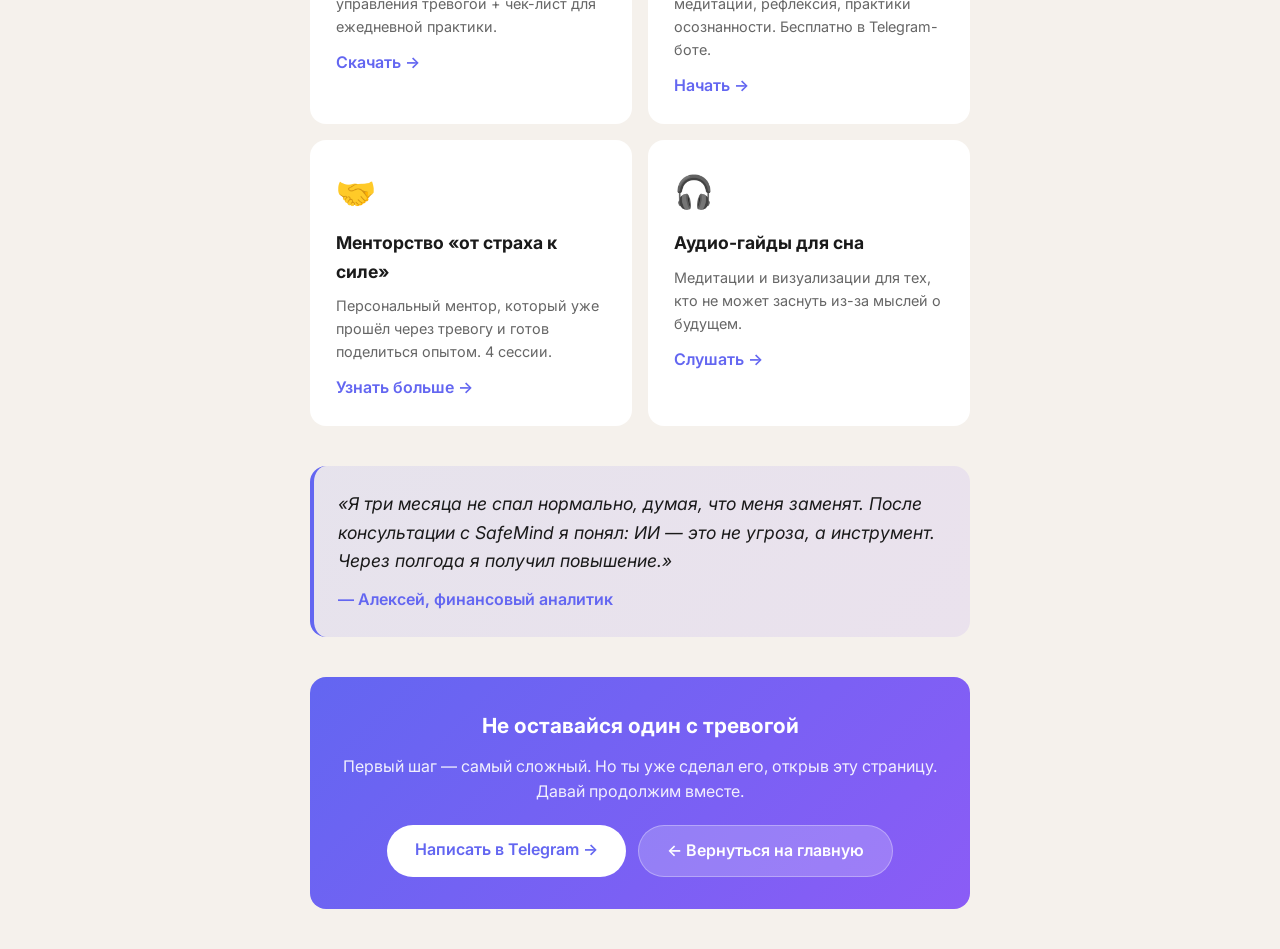
<file: ru/support.html>
<!DOCTYPE html>
<html lang="ru">
<head>
<meta charset="UTF-8">
<meta name="viewport" content="width=device-width, initial-scale=1.0">
<meta name="description" content="Психологическая поддержка при тревоге перед ИИ. Ты не один — 87% профессионалов проходят через это и выходят сильнее.">
<meta property="og:title" content="Поддержка — SafeMind">
<meta property="og:description" content="Если ты чувствуешь тревогу перед ИИ — ты не один. Мы здесь, чтобы помочь.">
<meta property="og:type" content="website">
<meta property="og:url" content="https://safemind.pro/ru/support.html">
<title>Поддержка — SafeMind</title>
<link href="https://fonts.googleapis.com/css2?family=Inter:wght@400;500;600;700;800&display=swap" rel="stylesheet">
<style>
:root {
  --bg: #F5F1EC;
  --fg: #1a1a1a;
  --accent: #C84B31;
  --card: #fff;
  --muted: #666;
  --light: #e8e2da;
  --support: #6366F1;
}
* { margin: 0; padding: 0; box-sizing: border-box; }
body {
  font-family: 'Inter', -apple-system, sans-serif;
  background: var(--bg);
  color: var(--fg);
  line-height: 1.6;
}
.container { max-width: 700px; margin: 0 auto; padding: 40px 20px; }

/* Hero */
.hero {
  text-align: center;
  padding: 60px 20px;
  background: linear-gradient(135deg, #6366F1, #8B5CF6);
  border-radius: 24px;
  color: #fff;
  margin-bottom: 40px;
}
.hero .emoji {
  font-size: 4rem;
  margin-bottom: 16px;
}
.hero h1 {
  font-size: clamp(1.5rem, 4vw, 2.2rem);
  font-weight: 800;
  margin-bottom: 12px;
}
.hero p {
  opacity: 0.9;
  font-size: 1.1rem;
  max-width: 500px;
  margin: 0 auto;
}

/* Message */
.message-box {
  background: var(--card);
  border-radius: 20px;
  padding: 32px;
  margin-bottom: 24px;
  box-shadow: 0 4px 24px rgba(0,0,0,0.06);
}
.message-box h2 {
  font-size: 1.3rem;
  font-weight: 700;
  margin-bottom: 16px;
  color: var(--support);
}
.message-box p {
  color: var(--muted);
  margin-bottom: 12px;
}
.message-box p:last-child {
  margin-bottom: 0;
}

/* Options */
.options-grid {
  display: grid;
  grid-template-columns: repeat(auto-fit, minmax(280px, 1fr));
  gap: 16px;
  margin-bottom: 40px;
}
.option-card {
  background: var(--card);
  border-radius: 16px;
  padding: 24px;
  border: 2px solid transparent;
  transition: all 0.3s;
  cursor: pointer;
}
.option-card:hover {
  border-color: var(--support);
  transform: translateY(-2px);
  box-shadow: 0 8px 24px rgba(99,102,241,0.15);
}
.option-card .emoji {
  font-size: 2rem;
  margin-bottom: 12px;
}
.option-card h3 {
  font-size: 1.1rem;
  font-weight: 700;
  margin-bottom: 8px;
}
.option-card p {
  color: var(--muted);
  font-size: 0.9rem;
}
.option-card a {
  display: inline-block;
  margin-top: 12px;
  color: var(--support);
  text-decoration: none;
  font-weight: 600;
}
.option-card a:hover {
  text-decoration: underline;
}

/* Quote */
.quote-box {
  background: linear-gradient(135deg, rgba(99,102,241,0.1), rgba(139,92,246,0.1));
  border-radius: 16px;
  padding: 24px;
  margin-bottom: 40px;
  border-left: 4px solid var(--support);
}
.quote-box p {
  font-style: italic;
  font-size: 1.1rem;
  color: var(--fg);
  margin-bottom: 12px;
}
.quote-box .author {
  font-weight: 600;
  color: var(--support);
}

/* Stats */
.stats {
  display: grid;
  grid-template-columns: repeat(3, 1fr);
  gap: 16px;
  margin-bottom: 40px;
}
.stat {
  background: var(--card);
  border-radius: 16px;
  padding: 20px;
  text-align: center;
}
.stat .number {
  font-size: 2rem;
  font-weight: 800;
  color: var(--support);
}
.stat .label {
  font-size: 0.8rem;
  color: var(--muted);
}

/* CTA */
.cta-box {
  background: linear-gradient(135deg, var(--support), #8B5CF6);
  border-radius: 16px;
  padding: 32px;
  text-align: center;
  color: #fff;
}
.cta-box h3 {
  font-size: 1.3rem;
  font-weight: 700;
  margin-bottom: 12px;
}
.cta-box p {
  opacity: 0.9;
  margin-bottom: 20px;
}
.cta-box .buttons {
  display: flex;
  gap: 12px;
  justify-content: center;
  flex-wrap: wrap;
}
.cta-box a {
  display: inline-block;
  padding: 12px 28px;
  border-radius: 50px;
  text-decoration: none;
  font-weight: 600;
  transition: transform 0.2s;
}
.cta-box a:hover { transform: translateY(-2px); }
.cta-box .btn-primary {
  background: #fff;
  color: var(--support);
}
.cta-box .btn-secondary {
  background: rgba(255,255,255,0.2);
  color: #fff;
  border: 1px solid rgba(255,255,255,0.3);
}
.nav-fixed {
  position: sticky;
  top: 0;
  background: rgba(255,255,255,0.9);
  backdrop-filter: blur(10px);
  border-bottom: 1px solid var(--light);
  padding: 12px 20px;
  z-index: 100;
  display: flex;
  justify-content: space-between;
  align-items: center;
}
.nav-fixed a { text-decoration: none; color: var(--accent); font-weight: 700; }
.nav-fixed .nav-links { display: flex; gap: 16px; }
.nav-fixed .nav-links a { font-weight: 500; color: var(--muted); font-size: 0.85rem; }
.nav-fixed .nav-links a:hover { color: var(--accent); }
</style>
</head>
<body>
<nav class="nav-fixed">
  <a href="index.html" style="font-size:1.1rem;">🛡️ SafeMind</a>
  <div class="nav-links">
    <a href="index.html">Главная</a>
    <a href="pro.html">Pro</a>
    <a href="diagnostic.html">Тест</a>
    <a href="matrix.html">Матрица</a>
    <a href="support.html">Поддержка</a>
  </div>
</nav>
<div class="container">
  <div class="hero">
    <div class="emoji">🫂</div>
    <h1>Тебя не заменят.<br>Тебя усилят.</h1>
    <p>Если ты чувствуешь тревогу, беспокойство или страх перед ИИ — ты не один. Мы здесь, чтобы помочь.</p>
  </div>

  <div class="message-box">
    <h2>💙 Почему это нормально</h2>
    <p>Тревога перед переменами — естественная реакция. Когда появляется новая технология, которая может делать часть твоей работы, страх — это сигнал защитной системы. Но этот страх можно превратить в действие.</p>
    <p>87% профессионалов, которые прошли через первоначальную тревогу, сообщают, что через 3 месяца работы с ИИ они чувствуют себя <strong>более уверенно</strong> и <strong>ценятся выше</strong> на рынке.</p>
  </div>

  <div class="stats">
    <div class="stat">
      <div class="number">2,400+</div>
      <div class="label">людей получили поддержку</div>
    </div>
    <div class="stat">
      <div class="number">94%</div>
      <div class="label">чувствуют себя лучше</div>
    </div>
    <div class="stat">
      <div class="number">24/7</div>
      <div class="label">доступность</div>
    </div>
  </div>

  <h2 style="text-align: center; margin-bottom: 24px;">Как мы можем помочь</h2>

  <div class="options-grid">
    <div class="option-card">
      <div class="emoji">🧠</div>
      <h3>Бесплатная консультация психолога</h3>
      <p>30-минутная сессия с психологом, который специализируется на технологической тревоге. Полностью анонимно.</p>
      <a href="https://t.me/Mentesegura_bot?start=psychologist">Записаться →</a>
    </div>
    <div class="option-card">
      <div class="emoji">💬</div>
      <h3>Группа поддержки в Telegram</h3>
      <p>Закрытая группа, где люди делятся опытом, страхами и победами. Без осуждения, только поддержка.</p>
      <a href="https://t.me/+SafeMindSupport">Присоединиться →</a>
    </div>
    <div class="option-card">
      <div class="emoji">📚</div>
      <h3>Гайд «Как не сойти с ума от ИИ»</h3>
      <p>Бесплатный PDF: 10 техник управления тревогой + чек-лист для ежедневной практики.</p>
      <a href="#" onclick="alert('Скоро будет доступен')">Скачать →</a>
    </div>
    <div class="option-card">
      <div class="emoji">🎯</div>
      <h3>Челлендж «30 дней спокойствия»</h3>
      <p>Ежедневные микрозадания: медитации, рефлексия, практики осознанности. Бесплатно в Telegram-боте.</p>
      <a href="https://t.me/Mentesegura_bot?start=challenge">Начать →</a>
    </div>
    <div class="option-card">
      <div class="emoji">🤝</div>
      <h3>Менторство «от страха к силе»</h3>
      <p>Персональный ментор, который уже прошёл через тревогу и готов поделиться опытом. 4 сессии.</p>
      <a href="https://t.me/Mentesegura_bot?start=mentor">Узнать больше →</a>
    </div>
    <div class="option-card">
      <div class="emoji">🎧</div>
      <h3>Аудио-гайды для сна</h3>
      <p>Медитации и визуализации для тех, кто не может заснуть из-за мыслей о будущем.</p>
      <a href="#" onclick="alert('Скоро будет доступен')">Слушать →</a>
    </div>
  </div>

  <div class="quote-box">
    <p>«Я три месяца не спал нормально, думая, что меня заменят. После консультации с SafeMind я понял: ИИ — это не угроза, а инструмент. Через полгода я получил повышение.»</p>
    <div class="author">— Алексей, финансовый аналитик</div>
  </div>

  <div class="cta-box">
    <h3>Не оставайся один с тревогой</h3>
    <p>Первый шаг — самый сложный. Но ты уже сделал его, открыв эту страницу. Давай продолжим вместе.</p>
    <div class="buttons">
      <a href="https://t.me/Mentesegura_bot?start=support" class="btn-primary">Написать в Telegram →</a>
      <a href="index.html" class="btn-secondary">← Вернуться на главную</a>
    </div>
  </div>
</div>
</body>
</html>
</file>
<file: assets/style.css>
:root {
  --primary: #4A6572;
  --primary-light: #7A9BA8;
  --accent: #E07A5F;
  --accent-hover: #C96A52;
  --bg: #F7F9FA;
  --bg-card: #FFFFFF;
  --text: #2D3748;
  --text-light: #718096;
  --border: #E2E8F0;
  --radius: 12px;
  --shadow: 0 4px 24px rgba(0,0,0,0.06);
}

* { margin: 0; padding: 0; box-sizing: border-box; }

body {
  font-family: 'Inter', -apple-system, BlinkMacSystemFont, 'Segoe UI', Roboto, sans-serif;
  background: var(--bg);
  color: var(--text);
  line-height: 1.6;
}

.container { max-width: 1100px; margin: 0 auto; padding: 0 24px; }

/* Nav */
.nav {
  display: flex; justify-content: space-between; align-items: center;
  padding: 20px 0;
}
.logo {
  font-size: 1.5rem; font-weight: 700; color: var(--primary);
  text-decoration: none; letter-spacing: -0.5px;
}
.lang-switch {
  display: flex; gap: 12px; align-items: center;
}
.lang-switch a {
  font-size: 0.85rem; color: var(--text-light); text-decoration: none;
  padding: 4px 10px; border-radius: 20px; transition: all 0.2s;
}
.lang-switch a.active, .lang-switch a:hover {
  background: var(--primary); color: #fff;
}

/* Hero */
.hero {
  text-align: center; padding: 80px 0 60px;
}
.hero h1 {
  font-size: 3rem; font-weight: 800; line-height: 1.1;
  margin-bottom: 20px; letter-spacing: -1px;
}
.hero .sub {
  font-size: 1.25rem; color: var(--text-light); max-width: 560px;
  margin: 0 auto 36px;
}
.cta-main {
  display: inline-block; background: var(--accent); color: #fff;
  padding: 16px 40px; border-radius: var(--radius); font-size: 1.1rem;
  font-weight: 600; text-decoration: none; border: none; cursor: pointer;
  transition: background 0.2s, transform 0.1s;
}
.cta-main:hover { background: var(--accent-hover); transform: translateY(-1px); }

.trust-bar {
  margin-top: 40px; font-size: 0.9rem; color: var(--text-light);
}

/* Sections */
.section { padding: 60px 0; }
.section-title {
  text-align: center; font-size: 2rem; font-weight: 700;
  margin-bottom: 40px;
}

/* How it works */
.steps {
  display: grid; grid-template-columns: repeat(auto-fit, minmax(260px, 1fr));
  gap: 24px;
}
.step {
  background: var(--bg-card); padding: 32px; border-radius: var(--radius);
  box-shadow: var(--shadow); text-align: center;
}
.step-num {
  width: 44px; height: 44px; background: var(--primary-light);
  color: #fff; border-radius: 50%; display: flex; align-items: center;
  justify-content: center; font-weight: 700; margin: 0 auto 16px;
}
.step h3 { font-size: 1.15rem; margin-bottom: 10px; }
.step p { color: var(--text-light); font-size: 0.95rem; }

/* Pricing */
.pricing-grid {
  display: grid; grid-template-columns: repeat(auto-fit, minmax(300px, 1fr));
  gap: 24px;
}
.card {
  background: var(--bg-card); border-radius: var(--radius);
  box-shadow: var(--shadow); padding: 36px 28px;
  display: flex; flex-direction: column;
  border: 2px solid transparent; transition: border 0.2s;
}
.card:hover { border-color: var(--border); }
.card.featured { border-color: var(--primary); position: relative; }
.card.featured::before {
  content: attr(data-badge); position: absolute; top: -12px; left: 50%;
  transform: translateX(-50%); background: var(--primary); color: #fff;
  padding: 4px 16px; border-radius: 20px; font-size: 0.75rem; font-weight: 600;
}
.card h3 { font-size: 1.3rem; margin-bottom: 8px; }
.card .price {
  font-size: 2.4rem; font-weight: 800; color: var(--primary); margin: 12px 0;
}
.card .price span { font-size: 1rem; font-weight: 400; color: var(--text-light); }
.card ul { list-style: none; margin: 20px 0; flex-grow: 1; }
.card ul li {
  padding: 8px 0; border-bottom: 1px solid var(--border);
  font-size: 0.95rem; color: var(--text-light);
}
.card ul li:last-child { border-bottom: none; }
.card .cta {
  display: block; text-align: center; background: var(--primary);
  color: #fff; padding: 14px; border-radius: var(--radius);
  text-decoration: none; font-weight: 600; cursor: pointer; border: none;
  transition: background 0.2s;
}
.card .cta:hover { background: var(--primary-light); }
.card.featured .cta { background: var(--accent); }
.card.featured .cta:hover { background: var(--accent-hover); }

/* FAQ */
.faq-item {
  background: var(--bg-card); border-radius: var(--radius);
  margin-bottom: 12px; overflow: hidden;
}
.faq-q {
  padding: 20px 24px; cursor: pointer; font-weight: 600;
  display: flex; justify-content: space-between; align-items: center;
}
.faq-a {
  padding: 0 24px 20px; color: var(--text-light); display: none;
}
.faq-item.open .faq-a { display: block; }
.faq-icon { transition: transform 0.2s; }
.faq-item.open .faq-icon { transform: rotate(180deg); }

/* Footer */
.footer {
  text-align: center; padding: 40px 0; color: var(--text-light);
  font-size: 0.85rem; border-top: 1px solid var(--border); margin-top: 40px;
}

/* Modal */
.modal-overlay {
  position: fixed; inset: 0; background: rgba(0,0,0,0.4);
  display: none; align-items: center; justify-content: center; z-index: 100;
}
.modal-overlay.show { display: flex; }
.modal {
  background: var(--bg-card); padding: 40px; border-radius: var(--radius);
  max-width: 420px; text-align: center; box-shadow: 0 20px 60px rgba(0,0,0,0.2);
}
.modal h3 { font-size: 1.4rem; margin-bottom: 12px; }
.modal p { color: var(--text-light); margin-bottom: 24px; }
.modal .close-btn {
  background: var(--primary); color: #fff; border: none; padding: 12px 32px;
  border-radius: var(--radius); cursor: pointer; font-size: 1rem;
}

/* Mobile */
@media (max-width: 640px) {
  .hero h1 { font-size: 2rem; }
  .hero .sub { font-size: 1rem; }
  .pricing-grid { grid-template-columns: 1fr; }
}
</file>
